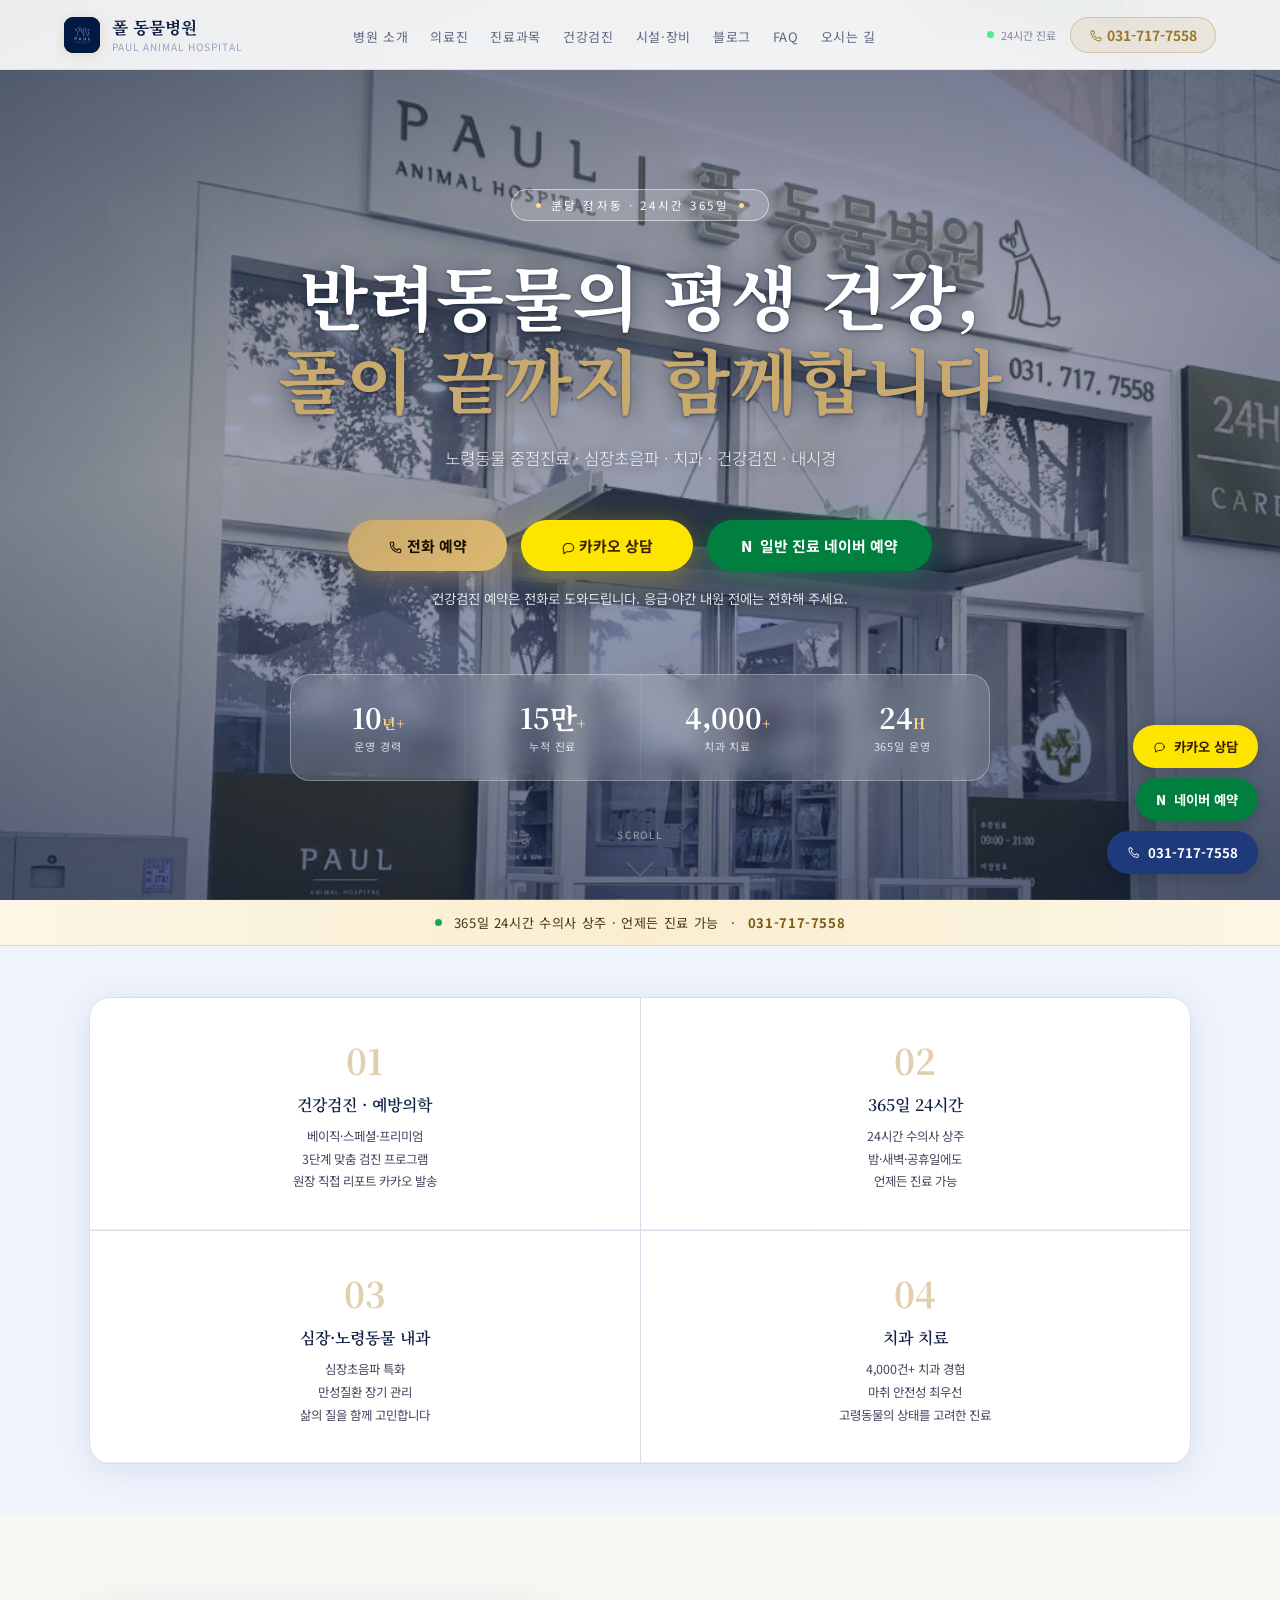
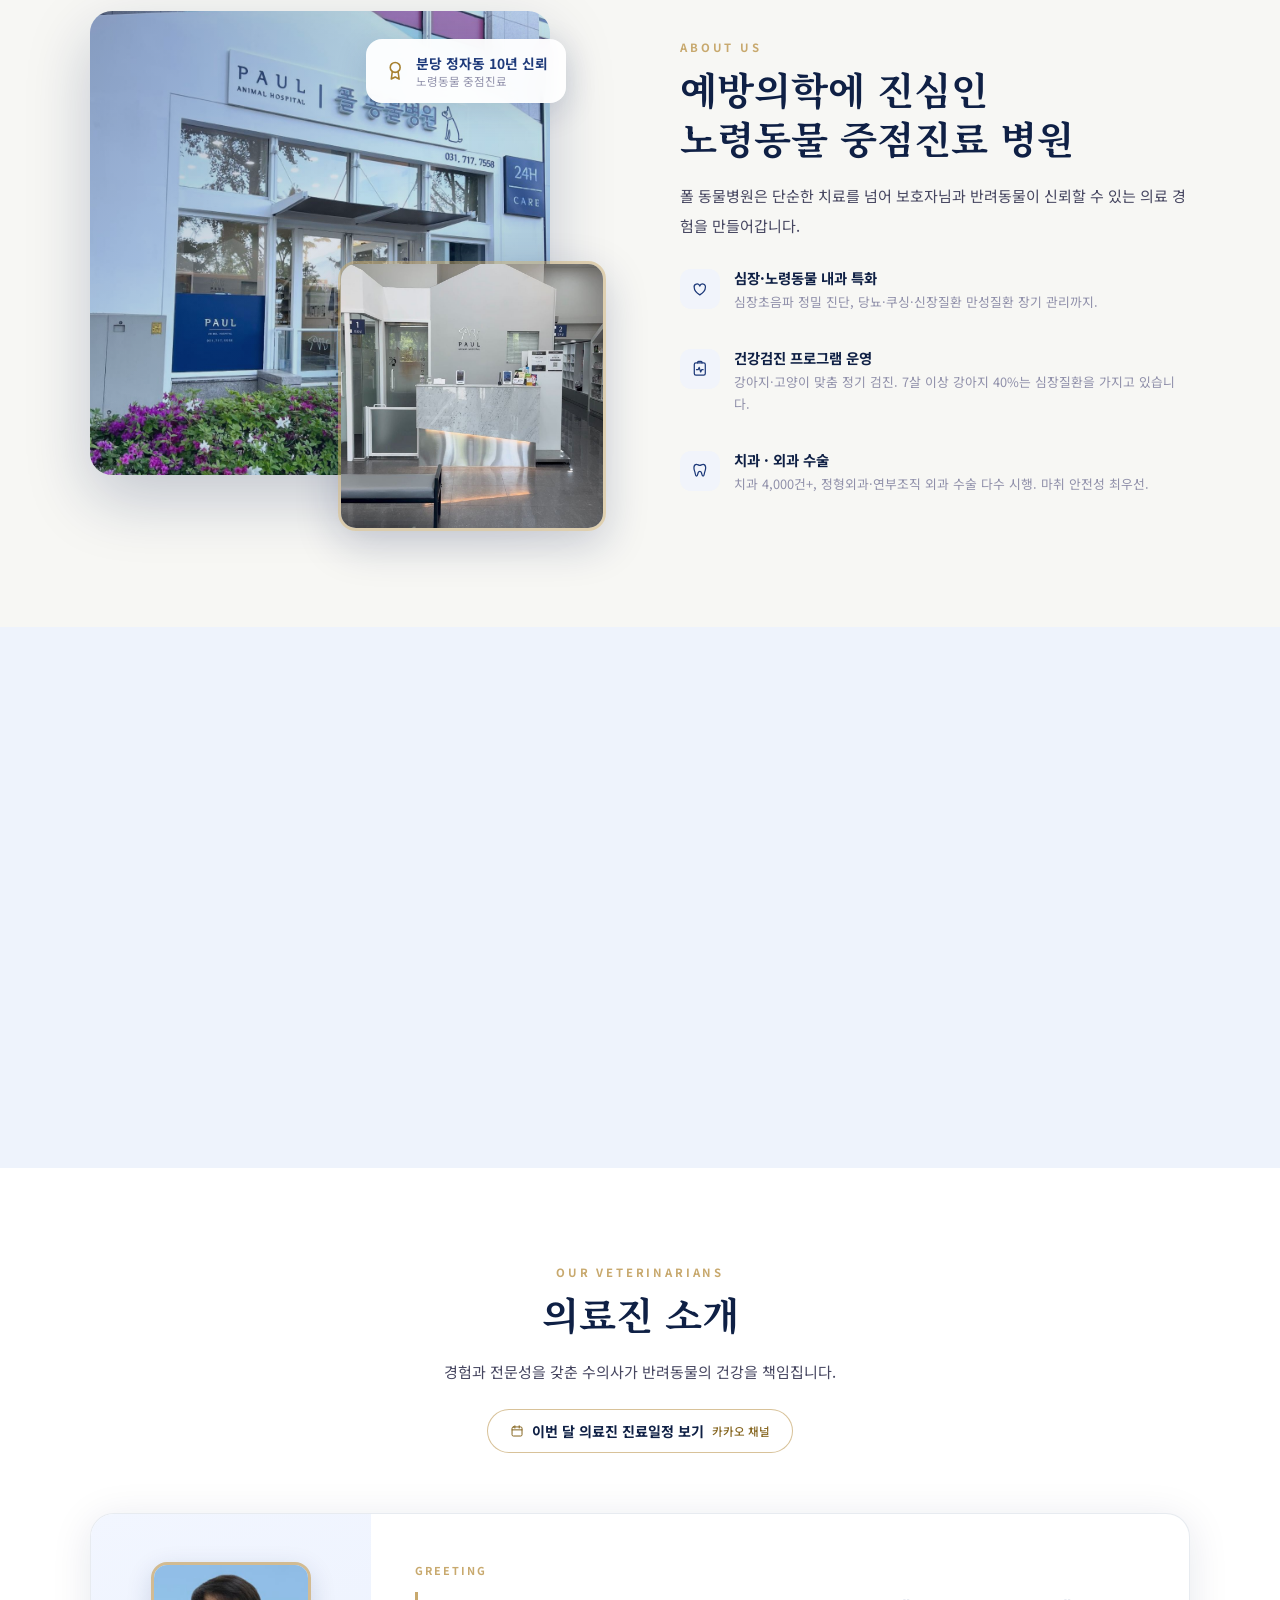
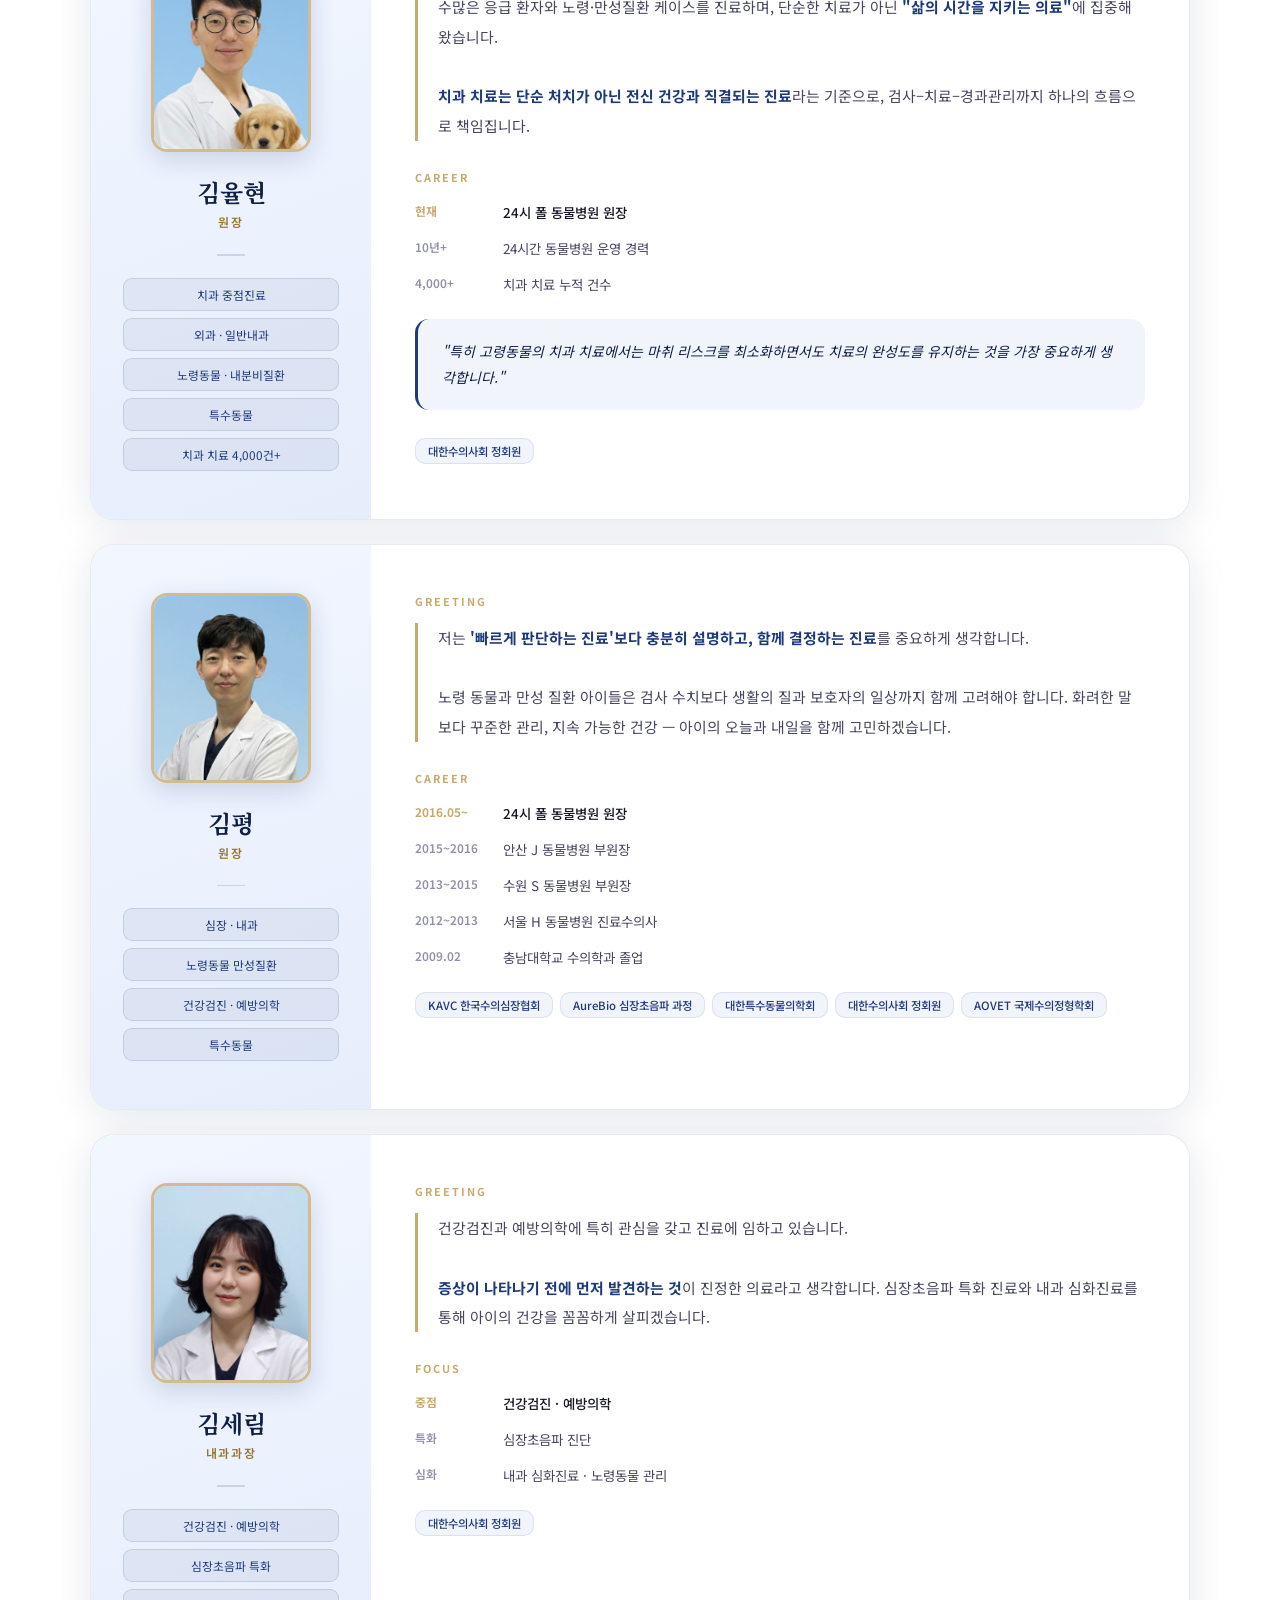
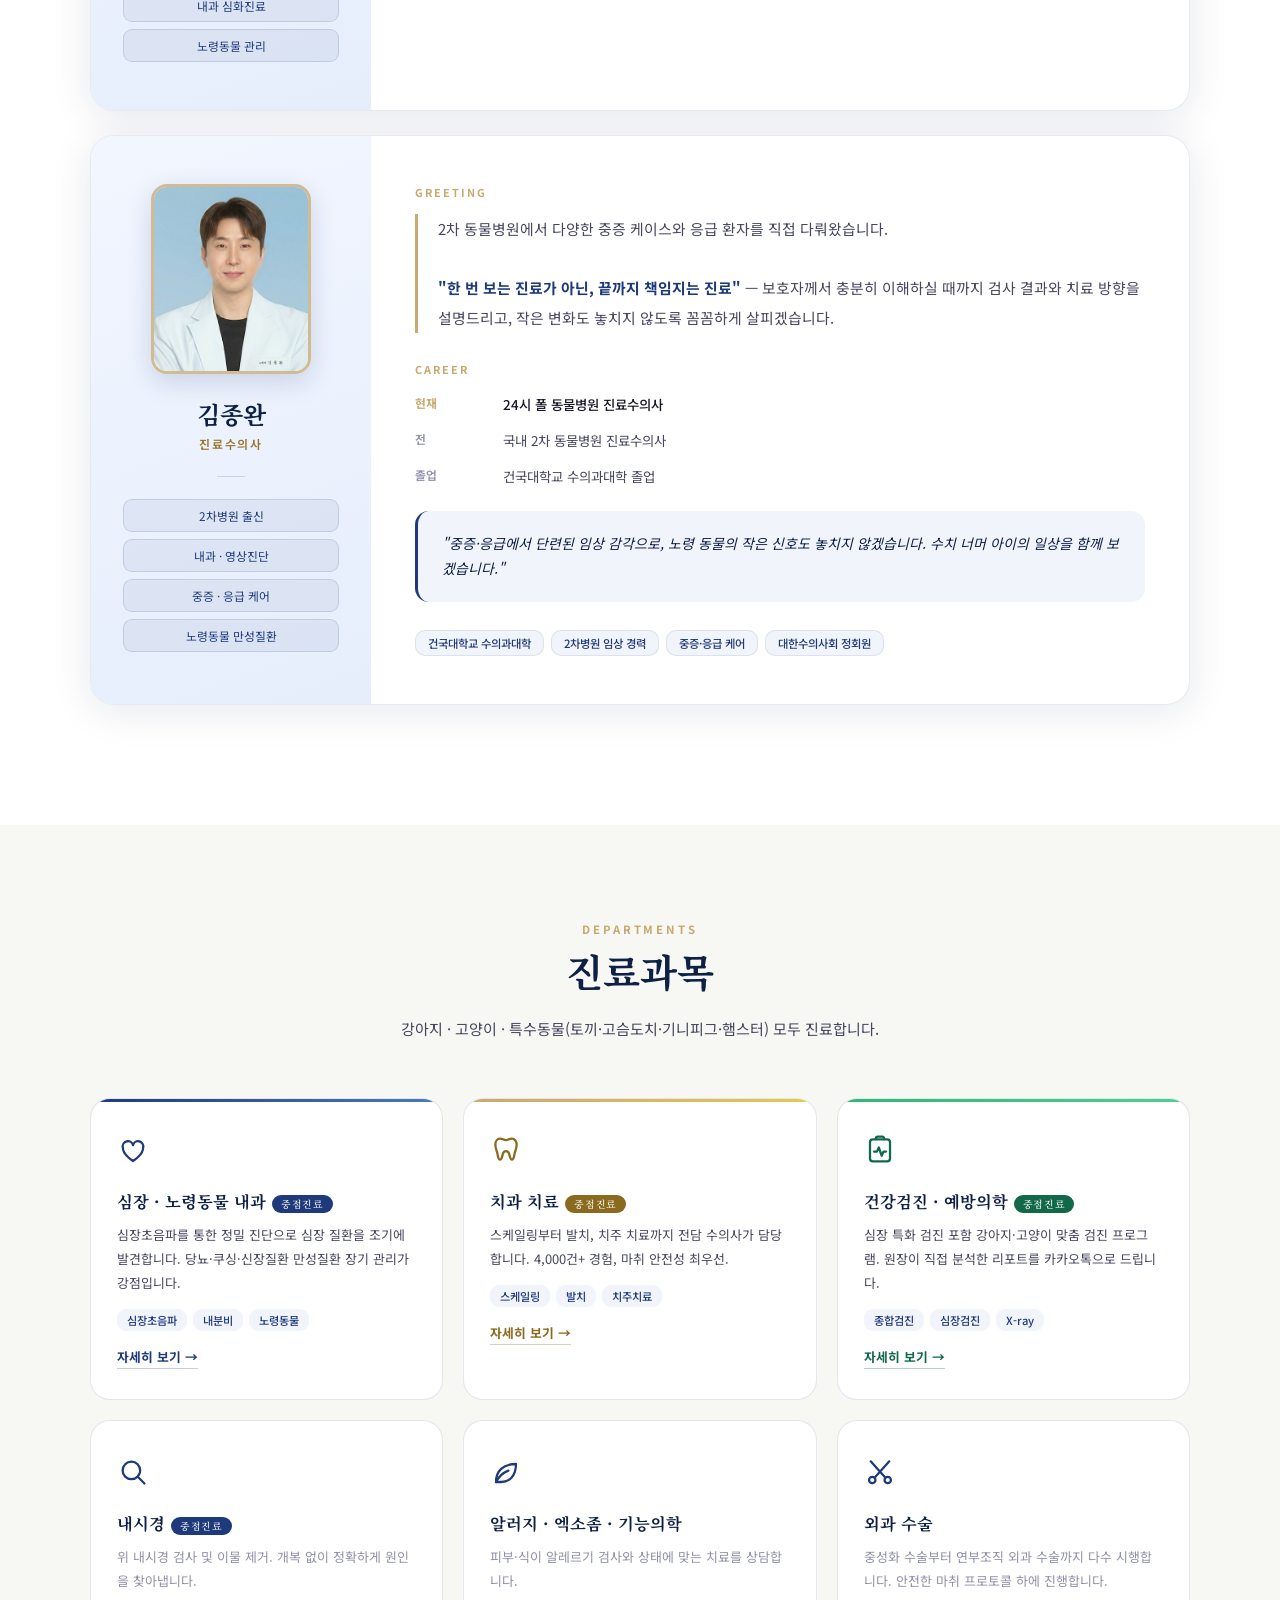
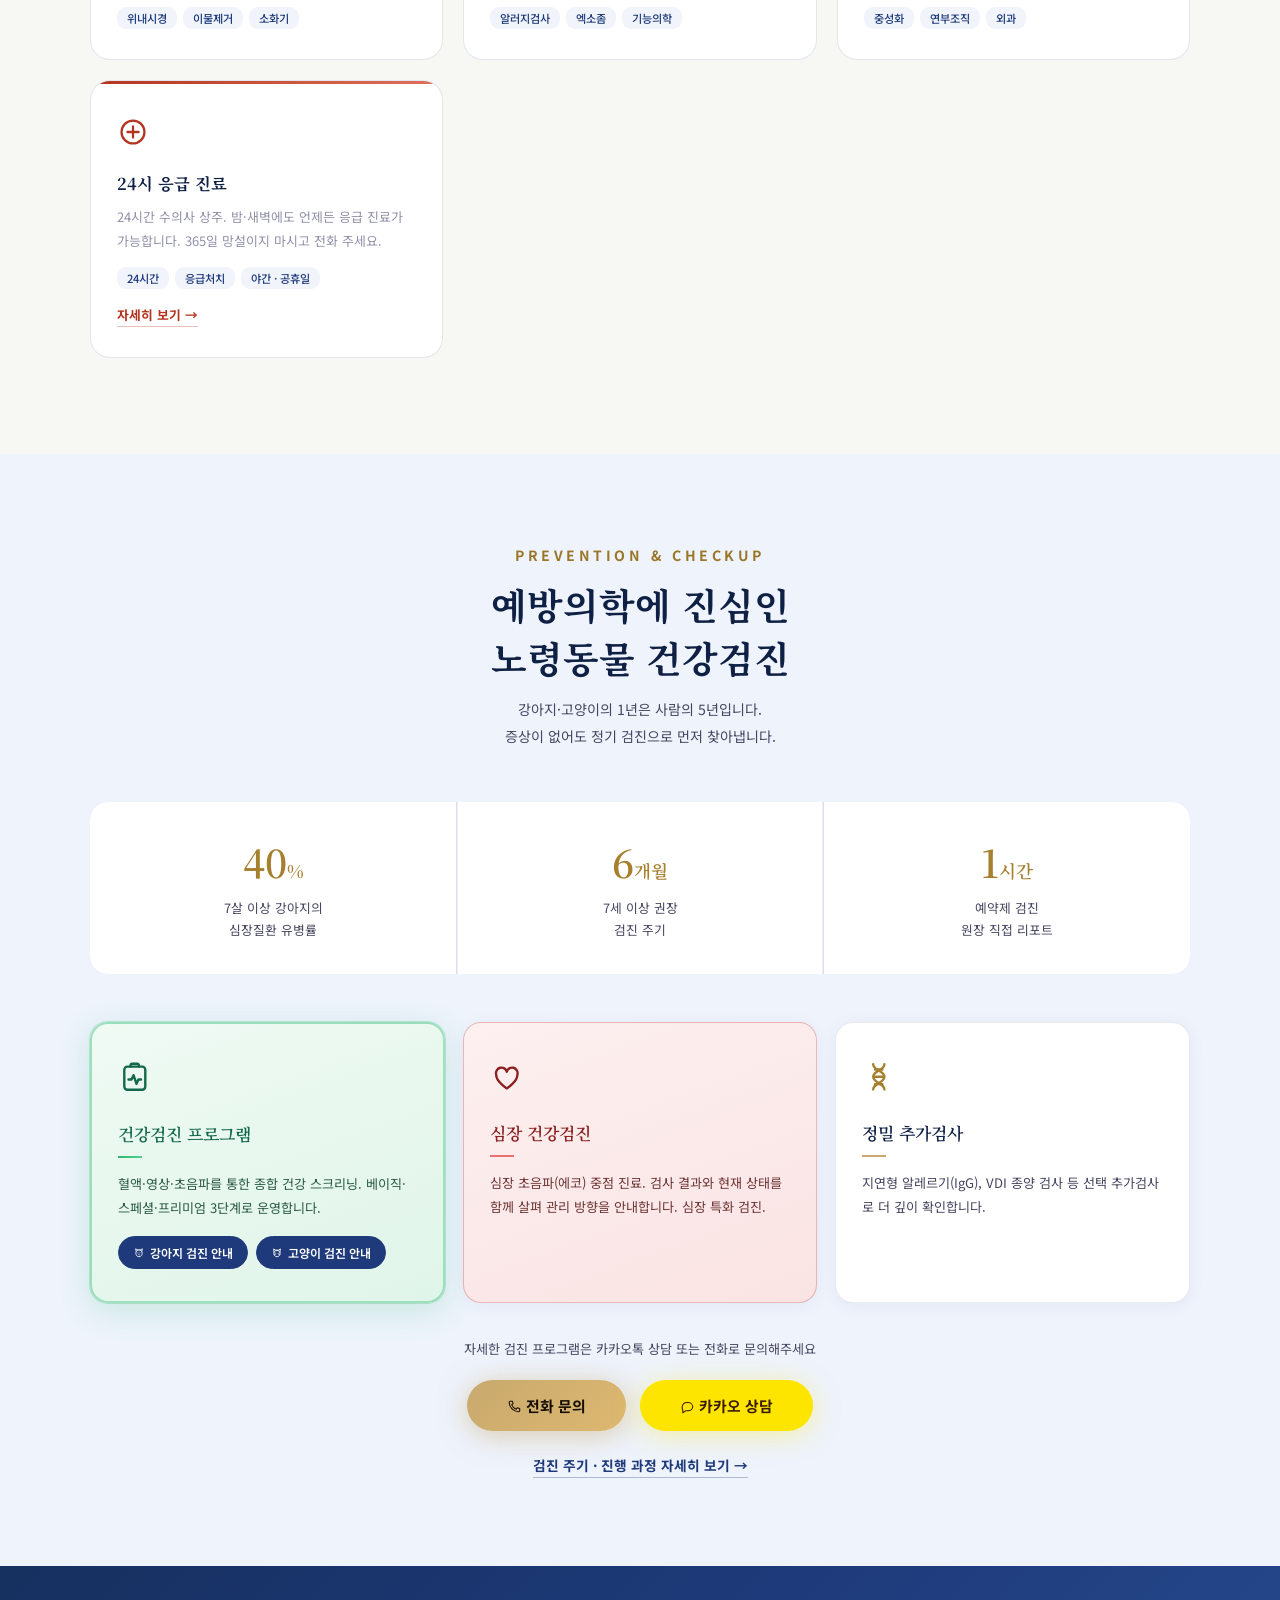
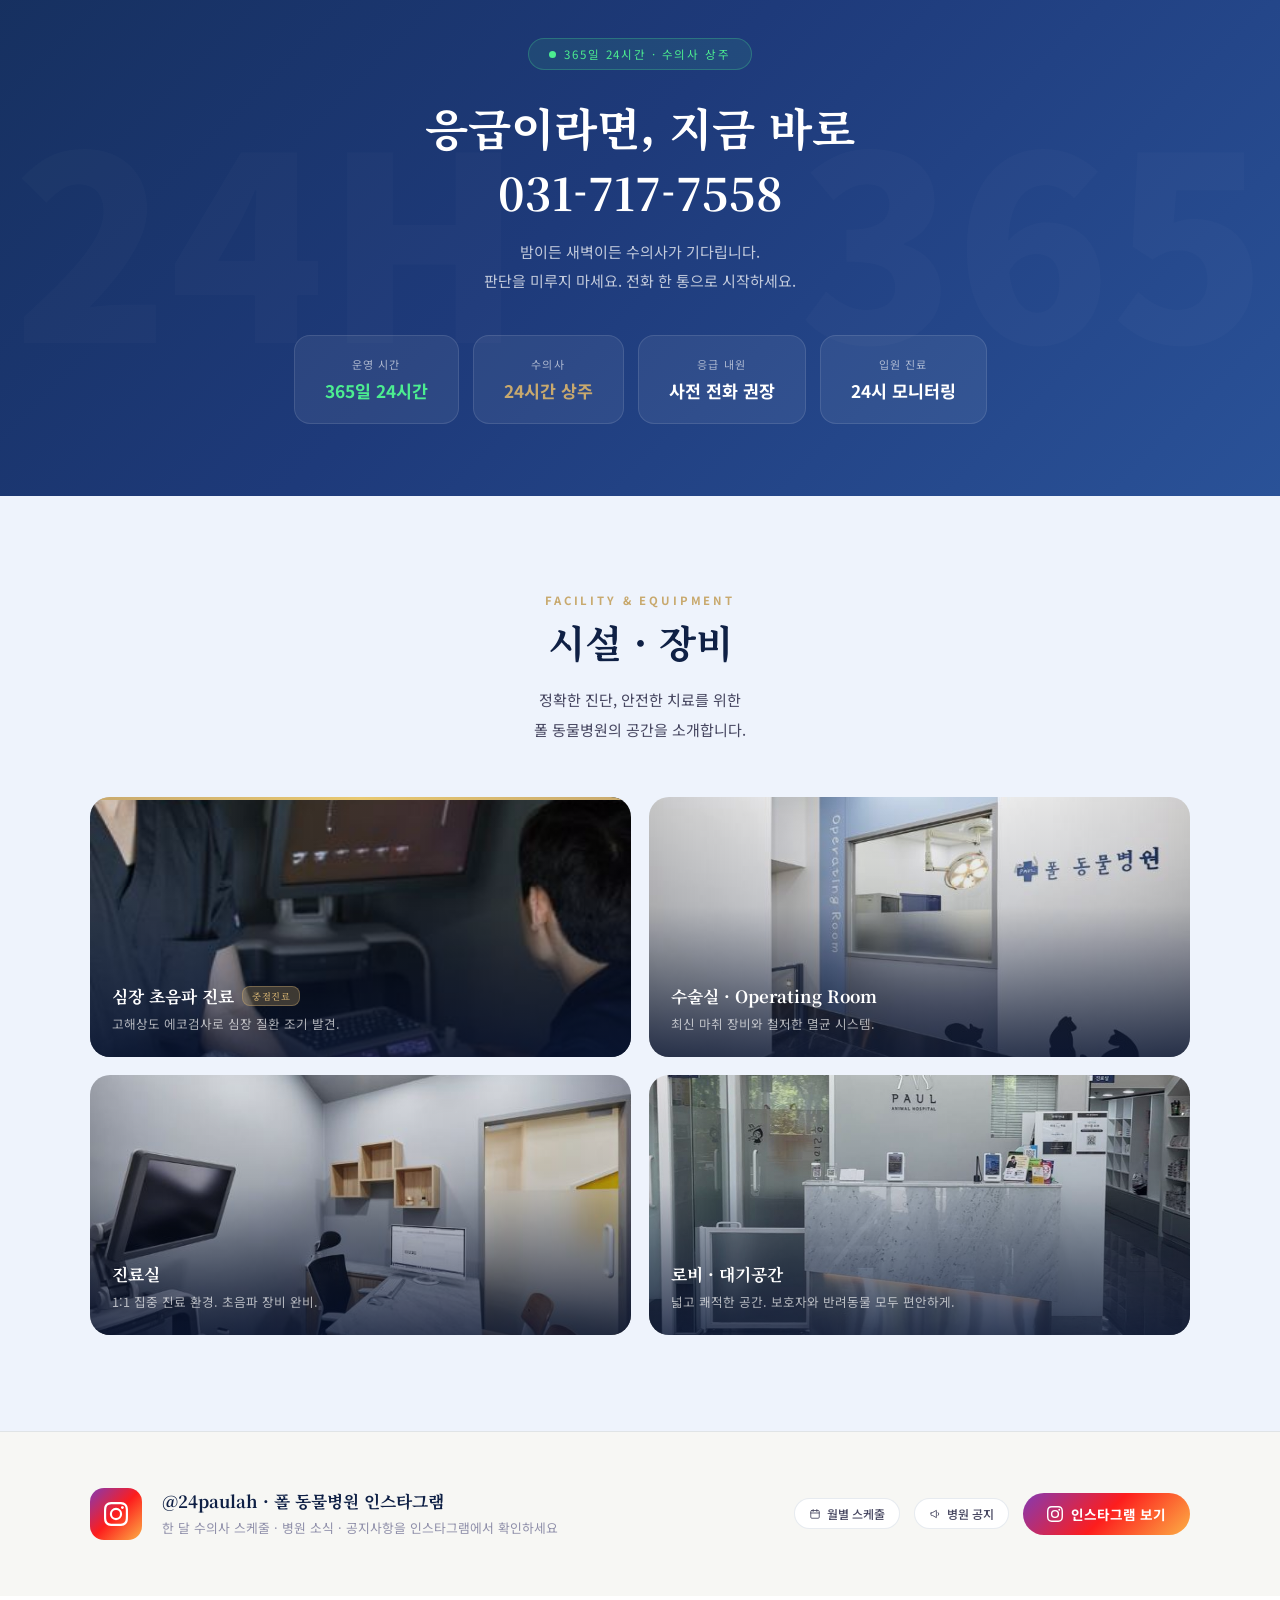
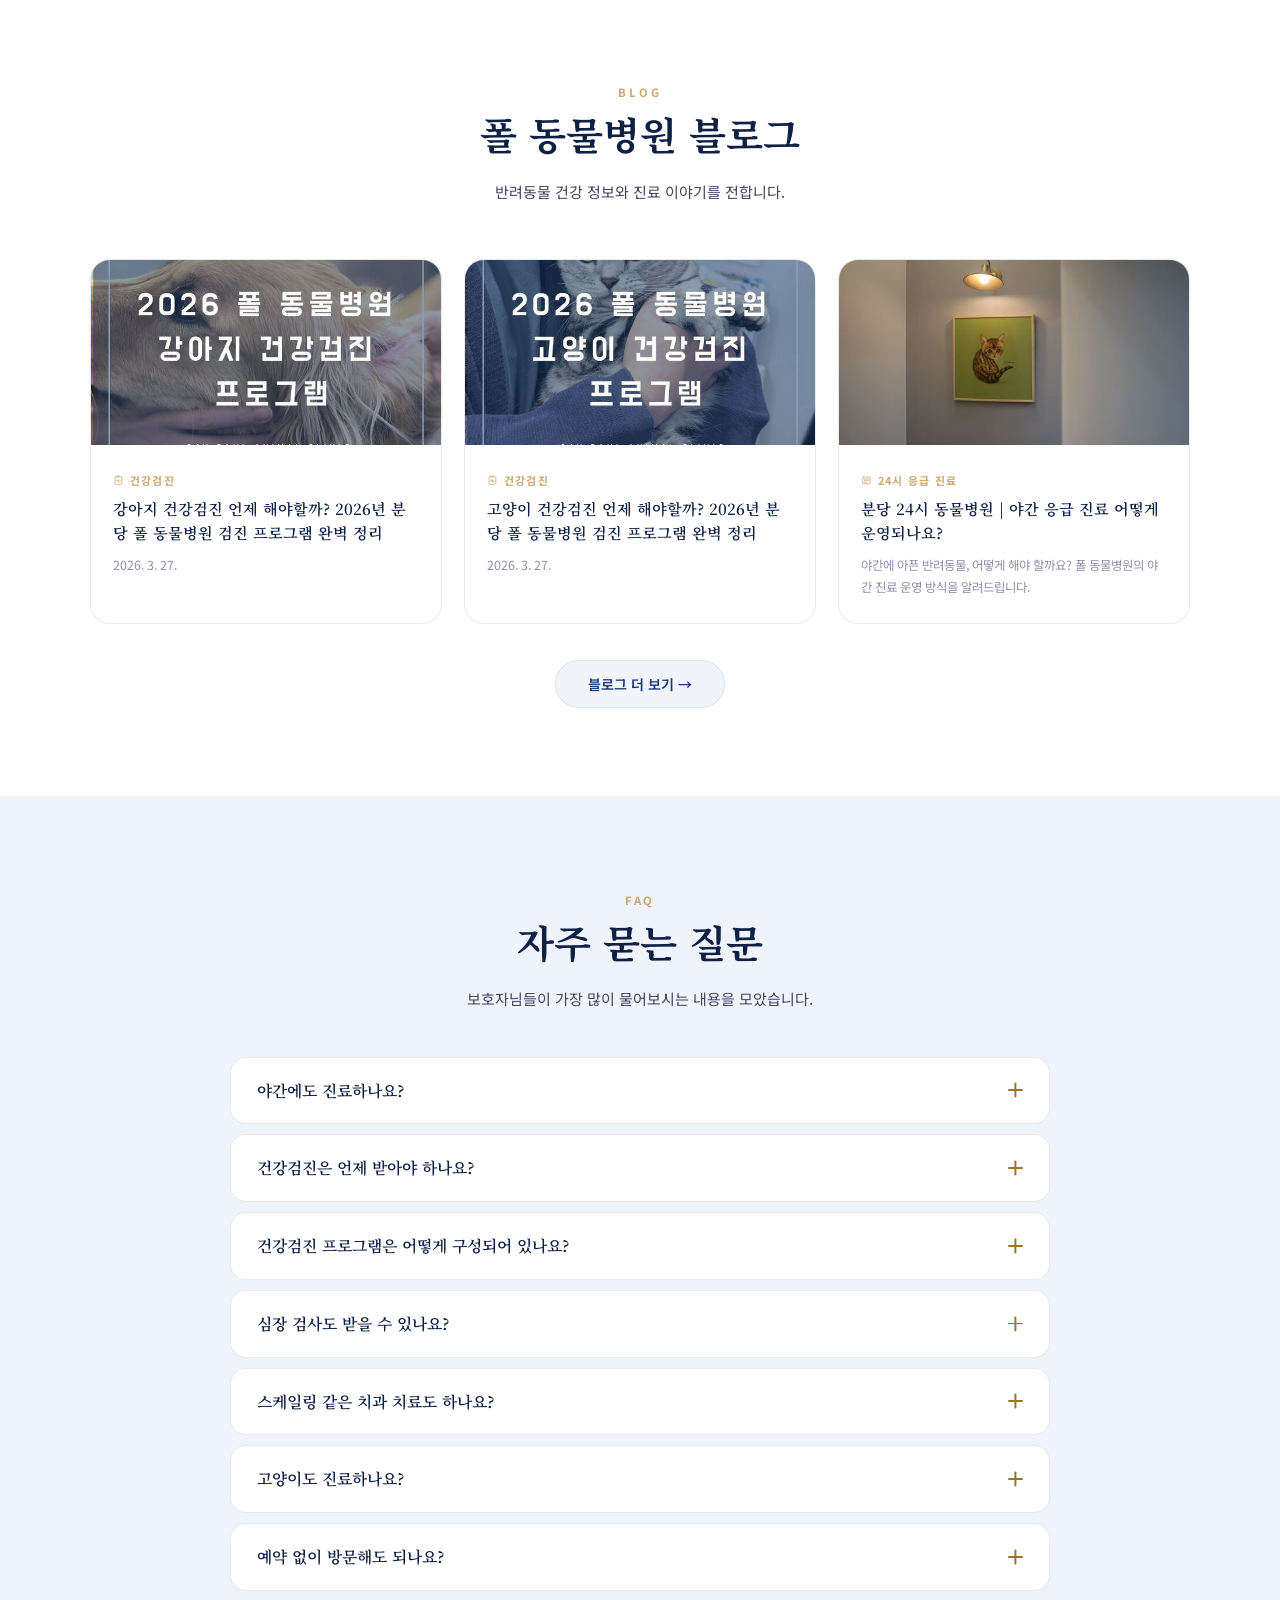
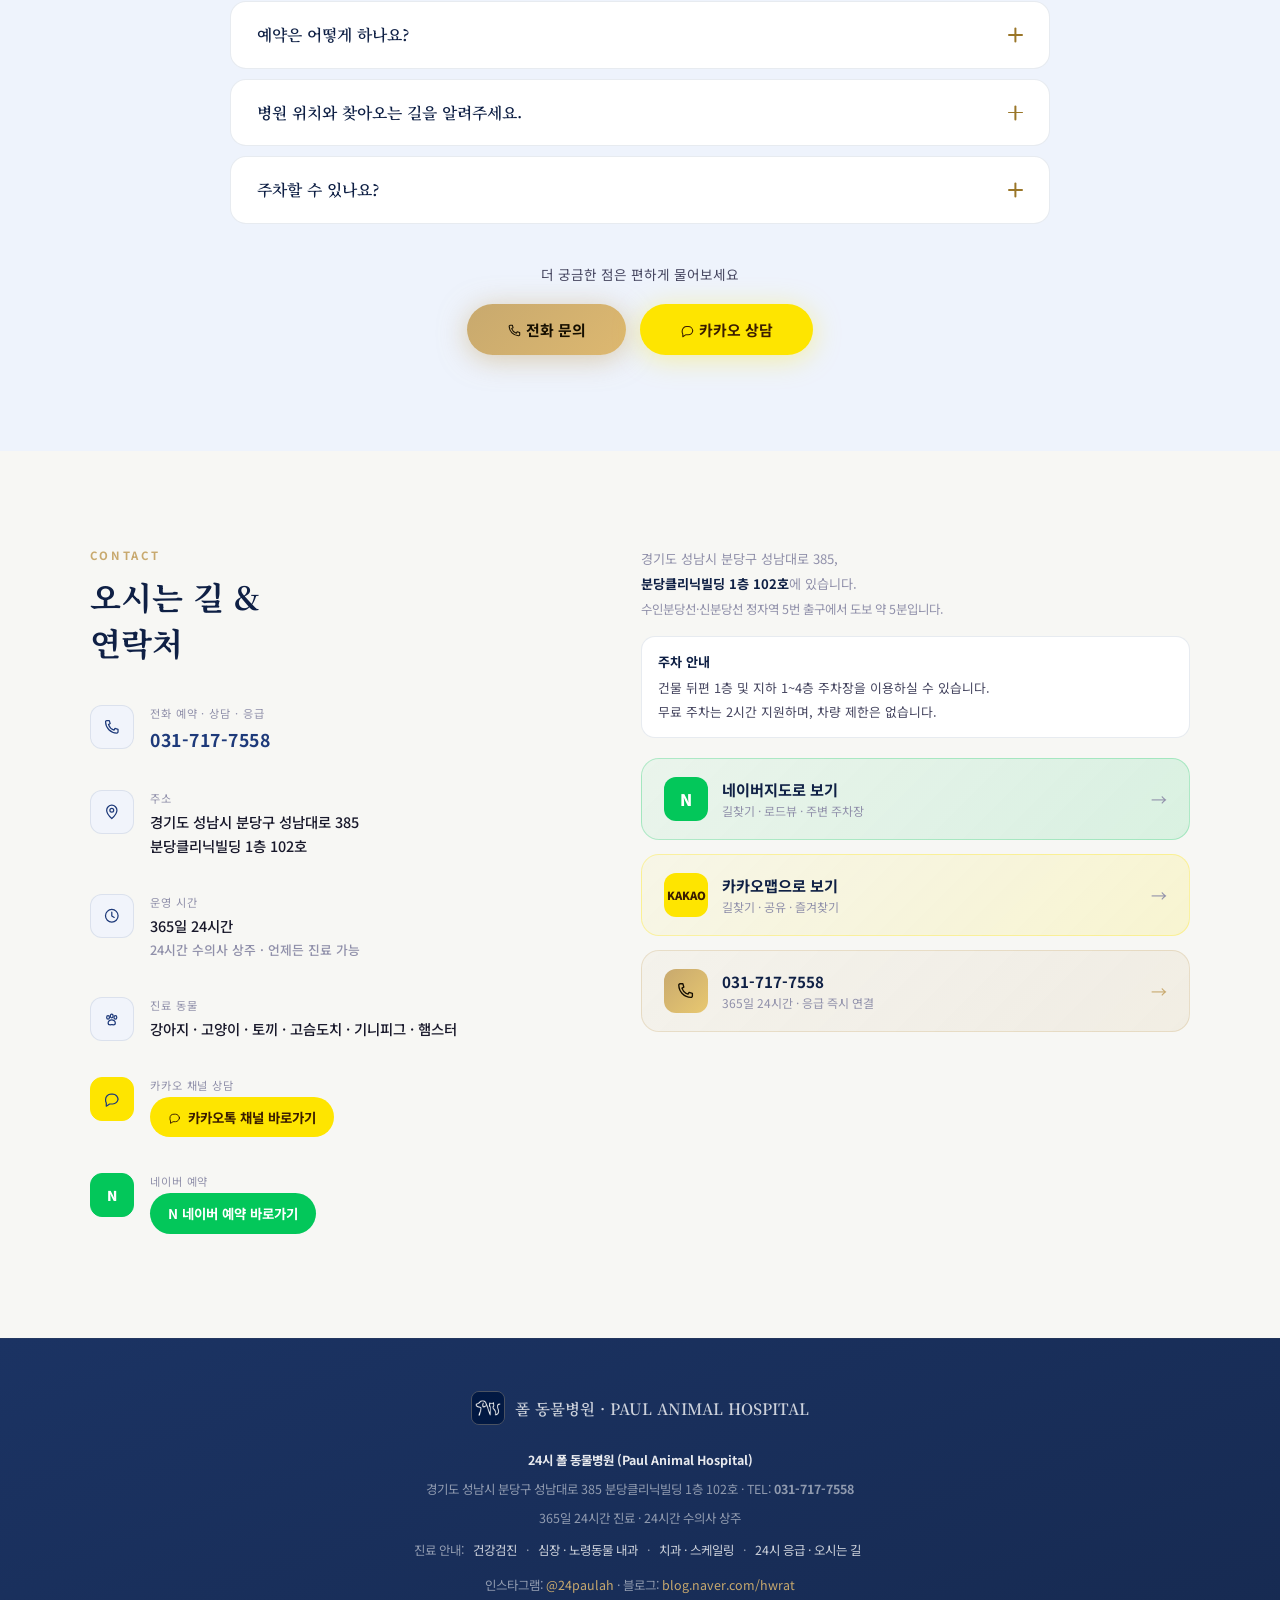
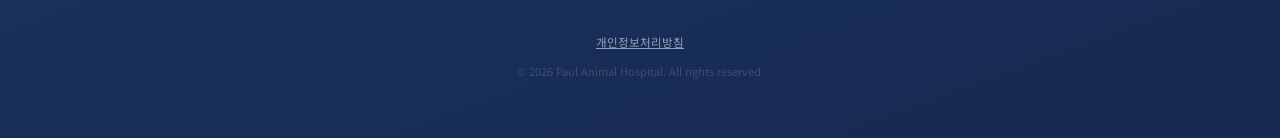
<file: site/index.html>
<!DOCTYPE html>
<html lang="ko"><head>
<meta charset="UTF-8">

<meta name="viewport" content="width=device-width, initial-scale=1.0">
<title>24시 폴 동물병원 | 분당 정자동 건강검진·심장·치과</title>
<meta name="description" content="분당 정자동 365일 24시간 수의사 상주 동물병원. 건강검진·심장초음파·치과 중점 진료. 031-717-7558">
<meta name="keywords" content="분당 동물병원,정자동 동물병원,분당 24시 동물병원,분당 야간 동물병원,성남 24시 동물병원,강아지 건강검진,고양이 건강검진,분당 강아지 심장,분당 강아지 스케일링,노령견 병원,폴 동물병원">
<meta name="author" content="24시 폴 동물병원">
<meta name="robots" content="index, follow, max-image-preview:large">
<link rel="preload" as="image" href="images/hospital-exterior.jpg" fetchpriority="high">
<link rel="canonical" href="https://paulah.co.kr/">
<link rel="alternate" type="application/rss+xml" title="24시 폴 동물병원" href="https://paulah.co.kr/rss.xml">
<link rel="icon" href="favicon.ico?v=2" sizes="any">
<link rel="icon" type="image/png" sizes="32x32" href="favicon-32.png?v=2">
<link rel="icon" type="image/png" sizes="16x16" href="favicon-16.png?v=2">
<link rel="apple-touch-icon" sizes="180x180" href="apple-touch-icon.png?v=2">
<link rel="shortcut icon" href="favicon.ico?v=2">
<meta name="naver-site-verification" content="6442f436681a37ef7fe920069521652b">
<meta name="google-site-verification" content="fb2IMgi83T_PYPyM84LkgRmpzPlgItX_kkPykhau4JI">
<meta property="og:type" content="website">
<meta property="og:site_name" content="24시 폴 동물병원">
<meta property="og:locale" content="ko_KR">
<meta property="og:title" content="24시 폴 동물병원 | 분당 정자동 건강검진·심장·치과">
<meta property="og:description" content="분당 정자동 365일 24시간 수의사 상주 동물병원. 건강검진·심장초음파·치과 중점 진료. 031-717-7558">
<meta property="og:url" content="https://paulah.co.kr/">
<meta property="og:image" content="https://paulah.co.kr/og-image.jpg?v=2">
<meta property="og:image:width" content="1200">
<meta property="og:image:height" content="630">
<meta name="twitter:card" content="summary_large_image">
<meta name="twitter:title" content="24시 폴 동물병원 | 분당 정자동 건강검진·심장·치과">
<meta name="twitter:description" content="분당 정자동 365일 24시간 수의사 상주 동물병원. 건강검진·심장초음파·치과 중점 진료. 031-717-7558">
<meta name="twitter:image" content="https://paulah.co.kr/og-image.jpg?v=2">
<meta name="geo.region" content="KR-41">
<meta name="geo.placename" content="경기도 성남시 분당구 정자동">
<meta name="geo.position" content="37.3705297;127.1076281">
<meta name="ICBM" content="37.3705297, 127.1076281">
<meta name="theme-color" content="#021a43">
<script type="application/ld+json">{"@context": "https://schema.org", "@type": "VeterinaryCare", "@id": "https://paulah.co.kr/#clinic", "name": "24시 폴 동물병원", "alternateName": ["폴 동물병원", "Paul Animal Hospital", "분당 폴 동물병원", "정자동 폴 동물병원"], "url": "https://paulah.co.kr/", "logo": "https://paulah.co.kr/logo-512.png", "image": "https://paulah.co.kr/og-image.jpg?v=2", "telephone": "+82-31-717-7558", "description": "경기도 성남시 분당구 정자동에 위치한 365일 24시간 동물병원. 심장초음파, 노령동물 내과, 치과 치료, 건강검진을 중점 진료합니다.", "address": {"@type": "PostalAddress", "streetAddress": "성남대로 385 분당클리닉빌딩 1층 102호", "addressLocality": "성남시 분당구", "addressRegion": "경기도", "addressCountry": "KR"}, "geo": {"@type": "GeoCoordinates", "latitude": 37.3705297, "longitude": 127.1076281}, "openingHoursSpecification": [{"@type": "OpeningHoursSpecification", "dayOfWeek": ["Monday", "Tuesday", "Wednesday", "Thursday", "Friday", "Saturday", "Sunday"], "opens": "00:00", "closes": "23:59"}], "areaServed": [{"@type": "City", "name": "성남시"}, {"@type": "City", "name": "용인시"}], "medicalSpecialty": ["Cardiovascular", "Endocrine", "Dentistry", "Emergency", "Geriatric"], "availableService": [{"@type": "MedicalProcedure", "name": "강아지·고양이 건강검진", "url": "https://paulah.co.kr/checkup/"}, {"@type": "MedicalProcedure", "name": "심장초음파 검사", "url": "https://paulah.co.kr/heart/"}, {"@type": "MedicalProcedure", "name": "노령동물 내과 진료", "url": "https://paulah.co.kr/heart/"}, {"@type": "MedicalProcedure", "name": "치과 스케일링·발치·치주 치료", "url": "https://paulah.co.kr/dental/"}, {"@type": "MedicalProcedure", "name": "24시간 응급진료", "url": "https://paulah.co.kr/emergency/"}], "sameAs": ["https://blog.naver.com/hwrat", "https://www.instagram.com/24paulah", "https://pf.kakao.com/_xfkxekM"], "hasMap": "https://map.naver.com/v5/search/24%EC%8B%9C%20%ED%8F%B4%20%EB%8F%99%EB%AC%BC%EB%B3%91%EC%9B%90", "amenityFeature": [{"@type": "LocationFeatureSpecification", "name": "주차 (건물 뒤편 1층·지하 1~4층, 2시간 무료, 차량 제한 없음)", "value": true}], "employee": [{"@type": "Person", "name": "김율현", "jobTitle": "원장 · 수의사", "image": "https://paulah.co.kr/images/doctor-kim-yulhyun.jpg", "knowsAbout": ["치과", "외과", "일반내과", "노령동물", "특수동물"]}, {"@type": "Person", "name": "김평", "jobTitle": "원장 · 수의사", "image": "https://paulah.co.kr/images/doctor-kim-pyeong.jpg", "knowsAbout": ["심장", "내과", "노령동물 만성질환", "건강검진"], "memberOf": [{"@type": "Organization", "name": "KAVC 한국수의심장협회"}]}, {"@type": "Person", "name": "김세림", "jobTitle": "내과과장 · 수의사", "image": "https://paulah.co.kr/images/doctor-kim-serim.jpg", "knowsAbout": ["건강검진", "예방의학", "심장초음파", "내과"]}, {"@type": "Person", "name": "김종완", "jobTitle": "진료수의사", "image": "https://paulah.co.kr/images/doctor-kim-jongwan.jpg", "knowsAbout": ["내과", "영상진단", "중증·응급"], "alumniOf": {"@type": "CollegeOrUniversity", "name": "건국대학교 수의과대학"}}]}</script>
<script type="application/ld+json">{"@context": "https://schema.org", "@type": "FAQPage", "mainEntity": [{"@type": "Question", "name": "야간에도 진료하나요?", "acceptedAnswer": {"@type": "Answer", "text": "네. 365일 24시간 수의사가 상주해 밤과 새벽에도 언제든 진료합니다. 내원 전 전화주시면 빠르게 안내드리겠습니다."}}, {"@type": "Question", "name": "건강검진은 언제 받아야 하나요?", "acceptedAnswer": {"@type": "Answer", "text": "1~6세는 연 1회, 7세 이상 노령기에는 연 1~2회를 권합니다. 10세 이상은 6개월 간격을 권합니다. 소형견은 7세, 대형견은 5~6세부터 노령기로 봅니다."}}, {"@type": "Question", "name": "건강검진 프로그램은 어떻게 구성되어 있나요?", "acceptedAnswer": {"@type": "Answer", "text": "베이직·스페셜·프리미엄 3단계로 운영합니다. 혈액·영상·초음파 검사를 조합하며 1시간 예약제로 진행하고, 원장이 직접 분석한 리포트를 카카오톡으로 보내드립니다."}}, {"@type": "Question", "name": "심장 검사도 받을 수 있나요?", "acceptedAnswer": {"@type": "Answer", "text": "네. 심장초음파(에코)로 정밀 진단합니다. 노령 소형견의 심장판막 질환이나 고양이 심근병증은 초기 증상이 거의 없어, 증상이 없을 때 미리 확인해 두는 것이 중요합니다."}}, {"@type": "Question", "name": "스케일링 같은 치과 치료도 하나요?", "acceptedAnswer": {"@type": "Answer", "text": "네. 스케일링·발치·치주 치료를 하며 누적 4,000건 이상의 치과 치료를 해왔습니다. 마취 안전성을 가장 우선합니다."}}, {"@type": "Question", "name": "고양이도 진료하나요?", "acceptedAnswer": {"@type": "Answer", "text": "네. 강아지와 고양이를 함께 진료하며, 토끼·고슴도치·기니피그·햄스터 같은 특수동물도 진료합니다. 고양이 대기 공간도 따로 있습니다."}}, {"@type": "Question", "name": "예약 없이 방문해도 되나요?", "acceptedAnswer": {"@type": "Answer", "text": "가능합니다. 다만 예약 환자를 우선 진료하므로 대기 시간이 길어질 수 있습니다. 응급 상황은 예약 없이 바로 오셔도 됩니다."}}, {"@type": "Question", "name": "예약은 어떻게 하나요?", "acceptedAnswer": {"@type": "Answer", "text": "일반 진료는 전화(031-717-7558), 카카오톡 채널, 네이버 예약으로 하실 수 있습니다. 건강검진 예약은 전화로 도와드립니다."}}, {"@type": "Question", "name": "병원 위치와 찾아오는 길을 알려주세요.", "acceptedAnswer": {"@type": "Answer", "text": "경기도 성남시 분당구 성남대로 385, 분당클리닉빌딩 1층 102호에 있습니다. 수인분당선·신분당선 정자역 5번 출구에서 도보 약 5분입니다."}}, {"@type": "Question", "name": "주차할 수 있나요?", "acceptedAnswer": {"@type": "Answer", "text": "네. 건물 뒤편 1층 및 지하 1~4층 주차장을 이용하실 수 있습니다. 무료 주차는 2시간 지원하며, 차량 제한은 없습니다."}}]}</script>
<script type="application/ld+json">{"@context": "https://schema.org", "@type": "WebSite", "@id": "https://paulah.co.kr/#website", "url": "https://paulah.co.kr/", "name": "24시 폴 동물병원", "inLanguage": "ko-KR", "publisher": {"@id": "https://paulah.co.kr/#clinic"}}</script>
<link href="https://fonts.googleapis.com/css2?family=Noto+Sans+KR:wght@300;400;500;700;900&family=Noto+Serif+KR:wght@400;600;700&display=swap" rel="stylesheet">
<style>

:root {
  --navy:#1e3a7a; --navy-dark:#0f2045; --navy-mid:#162d65; --navy-light:#2a5298;
  --cream:#f7f6f3; --white:#fff; --gold:#c8a96e; --gold-l:#dfc08a;
  --td:#18182a; --tm:#464660; --tl:#9090aa; --card:#f1f4fb; --bdr:rgba(26,58,107,0.1);
}
*{margin:0;padding:0;box-sizing:border-box;} html{scroll-behavior:smooth;}
body{font-family:"Noto Sans KR",sans-serif;background:var(--cream);color:var(--td);overflow-x:hidden;}

/* ── NAV ── */
nav{position:fixed;top:0;left:0;right:0;z-index:300;display:flex;align-items:center;justify-content:space-between;padding:0 5%;height:70px;background:rgba(10,28,62,0.97);backdrop-filter:blur(18px);border-bottom:1px solid rgba(255,255,255,0.06);transition:box-shadow 0.3s;}
.nl{display:flex;align-items:center;gap:12px;text-decoration:none;}
.nlm{width:36px;height:36px;border-radius:9px;background:linear-gradient(135deg,var(--gold),var(--gold-l));display:flex;align-items:center;justify-content:center;font-size:1.1rem;box-shadow:0 2px 12px rgba(200,169,110,0.4);}
.nn{font-family:"Noto Serif KR",serif;font-size:1.05rem;font-weight:700;color:#fff;}
.ne{font-size:0.63rem;color:rgba(255,255,255,0.35);letter-spacing:0.1em;}
.nls{display:flex;gap:28px;list-style:none;}
.nls a{color:rgba(255,255,255,0.65);text-decoration:none;font-size:0.81rem;letter-spacing:0.05em;transition:color 0.2s;position:relative;padding-bottom:3px;}
.nls a::after{content:"";position:absolute;bottom:0;left:0;width:0;height:1.5px;background:var(--gold);transition:width 0.25s;}
.nls a:hover{color:#fff;} .nls a:hover::after{width:100%;}
.nr{display:flex;align-items:center;gap:14px;}
.lp{display:flex;align-items:center;gap:7px;font-size:0.69rem;color:rgba(255,255,255,0.45);}
.ld{width:7px;height:7px;border-radius:50%;background:#4ced90;animation:pulse 1.8s infinite;}
.nt{color:var(--gold);font-size:0.87rem;font-weight:700;text-decoration:none;background:rgba(200,169,110,0.12);border:1px solid rgba(200,169,110,0.28);padding:7px 18px;border-radius:24px;transition:background 0.2s;}
.nt:hover{background:rgba(200,169,110,0.24);}

/* ── HERO ── */
.hero{min-height:100vh;position:relative;overflow:hidden;display:flex;align-items:center;justify-content:center;padding-top:70px;}
.hbg{position:absolute;inset:0;background-size:cover;background-position:center 25%;filter:brightness(0.42) saturate(0.35) sepia(0.28) hue-rotate(192deg);transform:scale(1.06);transition:transform 10s ease;}
.hbg.z{transform:scale(1);}
.hov{position:absolute;inset:0;background:linear-gradient(170deg,rgba(9,20,52,0.82) 0%,rgba(14,30,68,0.65) 45%,rgba(18,38,90,0.86) 100%);}
.hgr{position:absolute;inset:0;opacity:0.05;background-image:url("data:image/svg+xml,%3Csvg xmlns='http://www.w3.org/2000/svg' width='300' height='300'%3E%3Cfilter id='g'%3E%3CfeTurbulence type='fractalNoise' baseFrequency='0.75' numOctaves='4' stitchTiles='stitch'/%3E%3C/filter%3E%3Crect width='300' height='300' filter='url(%23g)'/%3E%3C/svg%3E");}
.hvi{position:absolute;inset:0;background:radial-gradient(ellipse at center,transparent 40%,rgba(5,15,40,0.55) 100%);}
.hline{position:absolute;bottom:0;left:0;right:0;height:1px;background:linear-gradient(90deg,transparent,rgba(200,169,110,0.4),transparent);}
.hi{position:relative;z-index:2;text-align:center;padding:0 20px;max-width:840px;}
.hbadge{display:inline-flex;align-items:center;gap:10px;background:rgba(200,169,110,0.12);border:1px solid rgba(200,169,110,0.36);color:var(--gold);padding:7px 24px;border-radius:24px;font-size:0.72rem;letter-spacing:0.22em;margin-bottom:32px;animation:fadeUp 1s 0.1s ease both;}
.hbd{width:5px;height:5px;border-radius:50%;background:var(--gold);}
.ht{font-family:"Noto Serif KR",serif;font-size:clamp(2.3rem,6.5vw,4.4rem);color:#fff;font-weight:700;line-height:1.18;margin-bottom:22px;text-shadow:0 3px 40px rgba(0,0,0,0.5);animation:fadeUp 1s 0.2s ease both;}
.ht .g{color:var(--gold);}
.hsb{color:rgba(255,255,255,0.6);font-size:clamp(0.9rem,2vw,1.05rem);font-weight:300;line-height:2.1;margin-bottom:44px;animation:fadeUp 1s 0.3s ease both;}
.hcta{display:flex;gap:14px;justify-content:center;flex-wrap:wrap;animation:fadeUp 1s 0.4s ease both;}
.bpg{background:linear-gradient(135deg,var(--gold),#ddb870);color:#160f00;padding:15px 40px;border-radius:32px;font-size:0.93rem;font-weight:700;text-decoration:none;box-shadow:0 4px 28px rgba(200,169,110,0.55);transition:transform 0.22s,box-shadow 0.22s;}
.bpg:hover{transform:translateY(-3px);box-shadow:0 10px 38px rgba(200,169,110,0.65);}
.bgh{background:rgba(255,255,255,0.07);color:#fff;padding:15px 40px;border-radius:32px;font-size:0.93rem;font-weight:500;text-decoration:none;border:1.5px solid rgba(255,255,255,0.25);transition:all 0.22s;backdrop-filter:blur(8px);}
.bgh:hover{background:rgba(255,255,255,0.15);border-color:rgba(255,255,255,0.5);}
.hst{display:flex;justify-content:center;margin-top:64px;background:rgba(255,255,255,0.055);border:1px solid rgba(255,255,255,0.1);border-radius:20px;overflow:hidden;max-width:700px;margin-left:auto;margin-right:auto;backdrop-filter:blur(10px);animation:fadeUp 1s 0.5s ease both;}
.hss{flex:1;padding:26px 16px;text-align:center;border-right:1px solid rgba(255,255,255,0.08);}
.hss:last-child{border-right:none;}
.hsn{font-family:"Noto Serif KR",serif;font-size:1.75rem;color:#fff;font-weight:700;}
.hsn em{color:var(--gold);font-style:normal;font-size:0.88rem;}
.hsl{font-size:0.69rem;color:rgba(255,255,255,0.4);margin-top:5px;letter-spacing:0.08em;}
.shi{position:absolute;bottom:28px;left:50%;transform:translateX(-50%);display:flex;flex-direction:column;align-items:center;gap:10px;color:rgba(255,255,255,0.25);font-size:0.63rem;letter-spacing:0.18em;z-index:2;animation:scrollB 2.2s infinite;}
.sa{width:20px;height:20px;border-right:1.5px solid rgba(255,255,255,0.2);border-bottom:1.5px solid rgba(255,255,255,0.2);transform:rotate(45deg);}

/* ── NOTICE ── */
.notice{background:var(--navy-mid);color:rgba(255,255,255,0.82);display:flex;align-items:center;justify-content:center;gap:12px;padding:13px 20px;font-size:0.82rem;letter-spacing:0.05em;border-bottom:1px solid rgba(255,255,255,0.05);}

/* ── PHILOSOPHY ── */
.philo{background:var(--navy-dark);padding:52px 5%;}
.pg{
  max-width:1100px;margin:0 auto;
  display:grid;grid-template-columns:repeat(3,1fr);
  gap:1px;
  background:linear-gradient(135deg,rgba(200,169,110,0.15),rgba(255,255,255,0.05),rgba(200,169,110,0.1));
  border-radius:20px;overflow:hidden;
  box-shadow:0 4px 40px rgba(0,0,0,0.3), 0 0 0 1px rgba(200,169,110,0.1);
}
.pi{
  background:linear-gradient(145deg,rgba(8,18,52,0.98) 0%,rgba(14,30,72,0.97) 40%,rgba(20,42,95,0.96) 100%);
  padding:36px 30px;text-align:center;transition:background 0.4s,box-shadow 0.4s;
  border-bottom:1px solid rgba(255,255,255,0.04);
  position:relative;
}
.pi:hover{
  background:linear-gradient(145deg,rgba(16,36,90,0.98) 0%,rgba(26,58,122,0.95) 50%,rgba(35,70,140,0.93) 100%);
  box-shadow:inset 0 0 40px rgba(200,169,110,0.06);
}
.pin{font-family:"Noto Serif KR",serif;font-size:2.2rem;color:rgba(200,169,110,0.16);font-weight:700;margin-bottom:8px;}
.pit{font-family:"Noto Serif KR",serif;font-size:1rem;color:#fff;font-weight:600;margin-bottom:9px;}
.pid{font-size:0.78rem;color:rgba(255,255,255,0.42);line-height:1.82;}

/* ── COMMONS ── */
.ey{font-size:0.71rem;letter-spacing:0.25em;color:var(--gold);font-weight:700;text-transform:uppercase;margin-bottom:10px;}
.sh2{font-family:"Noto Serif KR",serif;font-size:clamp(1.65rem,3vw,2.45rem);color:var(--navy-dark);font-weight:700;line-height:1.27;margin-bottom:18px;}
.sl{color:var(--tm);font-size:0.94rem;line-height:2;}

/* ── ABOUT ── */
.about-s{padding:96px 5%;background:var(--cream);}
.about-in{max-width:1100px;margin:0 auto;display:grid;grid-template-columns:1fr 1fr;gap:68px;align-items:center;}
.about-vis{position:relative;height:520px;}
.apm{position:absolute;top:0;left:0;right:56px;bottom:56px;border-radius:22px;overflow:hidden;box-shadow:0 24px 64px rgba(14,30,80,0.22);}
.apm img{width:100%;height:100%;object-fit:cover;transition:transform 0.55s ease;}
.apm:hover img{transform:scale(1.04);}
.apm::after{content:"";position:absolute;inset:0;background:linear-gradient(135deg,rgba(14,30,80,0.32) 0%,rgba(26,58,107,0.15) 50%,rgba(14,30,80,0.28) 100%);pointer-events:none;transition:opacity 0.55s;}
.apm:hover::after{opacity:0;}
.aps{position:absolute;bottom:0;right:0;width:52%;height:52%;border-radius:18px;overflow:hidden;border:3px solid rgba(200,169,110,0.5);box-shadow:0 14px 44px rgba(14,30,80,0.2);z-index:2;}
.aps img{width:100%;height:100%;object-fit:cover;transition:transform 0.5s;}
.aps:hover img{transform:scale(1.05);}
.apb{position:absolute;top:28px;right:40px;background:rgba(255,255,255,0.95);border-radius:16px;padding:14px 18px;box-shadow:0 8px 32px rgba(14,30,80,0.16);display:flex;align-items:center;gap:10px;z-index:3;backdrop-filter:blur(8px);}
.apbi{font-size:1.4rem;}
.apbt p:first-child{font-weight:700;color:var(--navy);font-size:0.86rem;}
.apbt p:last-child{font-size:0.72rem;color:var(--tl);}
.about-txt{padding-left:6px;}
.vi{display:flex;gap:14px;align-items:flex-start;margin-top:18px;}
.vic{width:40px;height:40px;background:var(--card);border-radius:11px;display:flex;align-items:center;justify-content:center;font-size:1.1rem;flex-shrink:0;margin-top:2px;}
.vit{font-size:0.9rem;color:var(--navy-dark);font-weight:700;margin-bottom:3px;}
.vid{font-size:0.8rem;color:var(--tl);line-height:1.72;}

/* ── NUMBERS ── */
.num-s{background:linear-gradient(145deg,var(--navy-dark) 0%,#1a3a6b 100%);padding:88px 5%;}
.num-in{max-width:1100px;margin:0 auto;}
.num-hd{text-align:center;margin-bottom:52px;}
.num-hd .ey{color:rgba(200,169,110,0.75);}
.num-hd h2{font-family:"Noto Serif KR",serif;font-size:clamp(1.6rem,3vw,2.3rem);color:#fff;font-weight:700;margin-bottom:8px;}
.num-hd p{color:rgba(255,255,255,0.42);font-size:0.85rem;}
.ngrid{display:grid;grid-template-columns:repeat(4,1fr);gap:18px;}
.nc{background:rgba(255,255,255,0.055);border:1px solid rgba(255,255,255,0.1);border-radius:20px;padding:34px 20px;text-align:center;transition:background 0.25s,transform 0.25s;}
.nc:hover{background:rgba(255,255,255,0.1);transform:translateY(-5px);}
.nc.gld{background:rgba(200,169,110,0.1);border-color:rgba(200,169,110,0.26);}
.nci{font-size:1.4rem;margin-bottom:12px;display:block;}
.ncv{font-family:"Noto Serif KR",serif;font-size:2.4rem;color:#fff;font-weight:700;line-height:1;}
.ncv em{color:var(--gold);font-style:normal;font-size:1.1rem;}
.nc.gld .ncv{color:var(--gold);}
.ncl{font-size:0.75rem;color:rgba(255,255,255,0.44);margin-top:10px;line-height:1.65;}

/* ── DOCTORS ── */
.doc-s{padding:96px 5%;background:var(--white);}
.doc-in{max-width:1100px;margin:0 auto;}
.doc-hd{text-align:center;margin-bottom:60px;}
.doc-hd .sl{margin:0 auto;text-align:center;max-width:480px;}
.doc-sched{display:inline-flex;align-items:center;gap:8px;margin-top:22px;padding:11px 22px;border-radius:30px;background:#fff;border:1.5px solid rgba(200,169,110,0.7);color:var(--navy-dark);font-size:0.88rem;font-weight:700;text-decoration:none;transition:transform .22s ease,box-shadow .22s ease;}
.doc-sched .ic{color:#85651f;}
.doc-sched small{font-size:0.72rem;font-weight:500;color:#85651f;}
.doc-sched:hover{transform:translateY(-2px);box-shadow:0 8px 22px rgba(20,42,100,0.1);}

.doc-card{
  background:white;border-radius:24px;overflow:hidden;
  box-shadow:0 6px 40px rgba(14,30,80,0.1);
  display:grid;grid-template-columns:280px 1fr;
  margin-bottom:24px;
  border:1.5px solid var(--bdr);
  transition:box-shadow 0.3s,transform 0.3s;
}
.doc-card:hover{box-shadow:0 16px 56px rgba(14,30,80,0.16);transform:translateY(-3px);}

/* 왼쪽 네이비 패널 */
.doc-left{
  background:linear-gradient(160deg,var(--navy-dark) 0%,var(--navy) 100%);
  padding:48px 32px;display:flex;flex-direction:column;align-items:center;text-align:center;
}
.doc-photo{
  width:150px;height:150px;border-radius:50%;overflow:hidden;
  margin-bottom:22px;
  border:3px solid rgba(200,169,110,0.45);
  box-shadow:0 8px 28px rgba(0,0,0,0.3);
  flex-shrink:0;
}
.doc-photo img{width:100%;height:100%;object-fit:cover;object-position:center top;}
.doc-name{font-family:"Noto Serif KR",serif;font-size:1.5rem;color:white;font-weight:700;margin-bottom:4px;}
.doc-role{font-size:0.75rem;color:var(--gold);letter-spacing:0.14em;font-weight:600;margin-bottom:24px;}
.doc-divider{width:28px;height:1.5px;background:rgba(255,255,255,0.2);margin-bottom:22px;}
.doc-specs{display:flex;flex-direction:column;gap:7px;width:100%;}
.doc-spec-tag{background:rgba(255,255,255,0.09);border-radius:9px;padding:7px 12px;font-size:0.74rem;color:rgba(255,255,255,0.8);}

/* 오른쪽 콘텐츠 */
.doc-right{padding:48px 44px;}
.doc-section-label{font-size:0.68rem;letter-spacing:0.18em;color:var(--gold);font-weight:700;text-transform:uppercase;margin-bottom:14px;}
.doc-greeting{
  border-left:3px solid var(--gold);padding-left:20px;
  margin-bottom:28px;
}
.doc-greeting p{font-size:0.93rem;color:var(--tm);line-height:2;}
.doc-greeting strong{color:var(--navy);}
.doc-quote{
  background:var(--card);border-radius:14px;padding:20px 24px;
  margin-bottom:28px;border-left:3px solid var(--navy);
}
.doc-quote p{font-size:0.87rem;color:var(--navy-dark);line-height:1.85;font-style:italic;}
.doc-career{display:flex;flex-direction:column;gap:10px;margin-bottom:22px;}
.dc-row{display:flex;gap:16px;align-items:flex-start;}
.dc-year{font-size:0.74rem;color:var(--gold);font-weight:700;white-space:nowrap;min-width:72px;}
.dc-year.dim{color:var(--tl);font-weight:600;}
.dc-desc{font-size:0.84rem;color:var(--tm);}
.dc-desc.bold{color:var(--td);font-weight:500;}
.doc-tags{display:flex;flex-wrap:wrap;gap:7px;margin-top:20px;}
.dtag{background:var(--card);color:var(--navy);font-size:0.71rem;padding:4px 12px;border-radius:10px;font-weight:500;border:1px solid var(--bdr);}

/* ── DEPARTMENTS ── */
.dept-s{padding:96px 5%;background:var(--cream);}
.dept-in{max-width:1100px;margin:0 auto;}
.dept-hd{text-align:center;margin-bottom:54px;}
.dept-hd .sl{margin:0 auto;text-align:center;}
.dgrid{display:grid;grid-template-columns:repeat(3,1fr);gap:20px;}
/* 7번째 카드 데스크탑에서 가운데 정렬 */
.em-card { justify-self: start; }
.dc2{
  background:linear-gradient(145deg,#ffffff 0%,#f6f8ff 55%,#eef2fb 100%);
  border-radius:20px;padding:30px 26px;
  border:1.5px solid rgba(26,58,107,0.09);
  transition:transform 0.25s,box-shadow 0.25s,border-color 0.25s,background 0.4s;
  position:relative;overflow:hidden;
}
.dc2::before{content:"";position:absolute;top:0;left:0;right:0;height:3px;background:linear-gradient(90deg,var(--navy) 0%,#3a7ca5 100%);opacity:0;transition:opacity 0.25s;}
.dc2:hover{
  transform:translateY(-6px);
  box-shadow:0 16px 44px rgba(20,42,100,0.14);
  border-color:rgba(26,58,107,0.2);
  background:linear-gradient(145deg,#ffffff 0%,#eef2ff 40%,#e8eeff 100%);
}
.dc2:hover::before{opacity:1;}
.dc2.primary{
  background:linear-gradient(145deg,#0f2045 0%,#1e3a7a 45%,#2a5298 80%,#1e4080 100%);
  border-color:transparent;
}
.dc2.primary::before{opacity:1;background:linear-gradient(90deg,var(--gold) 0%,#e0c07a 100%);}
.dcic{font-size:2rem;margin-bottom:14px;display:block;}
.dbn{font-size:0.62rem;background:var(--navy);color:#fff;padding:2px 9px;border-radius:9px;letter-spacing:0.07em;margin-left:6px;font-weight:500;vertical-align:middle;}
.dc2.primary .dbn{background:rgba(255,255,255,0.18);}
.dcn{font-family:"Noto Serif KR",serif;font-size:1.02rem;color:var(--navy-dark);font-weight:700;margin-bottom:10px;}
.dc2.primary .dcn{color:#fff;}
.dcd{font-size:0.81rem;color:var(--tl);line-height:1.85;}
.dc2.primary .dcd{color:rgba(255,255,255,0.62);}
.dctags{margin-top:14px;display:flex;flex-wrap:wrap;gap:6px;}
.dct{background:var(--card);color:var(--navy);font-size:0.7rem;padding:3px 10px;border-radius:9px;font-weight:500;}
.dc2.primary .dct{background:rgba(255,255,255,0.14);color:#fff;}

/* ── EMERGENCY ── */
.em-s{background:linear-gradient(135deg,#080f2e 0%,var(--navy) 100%);padding:72px 5%;text-align:center;position:relative;overflow:hidden;}
.em-s::before{content:"24H";position:absolute;left:1%;top:50%;transform:translateY(-50%);font-size:16rem;font-weight:900;color:rgba(255,255,255,0.02);pointer-events:none;}
.em-s::after{content:"365";position:absolute;right:1%;top:50%;transform:translateY(-50%);font-size:16rem;font-weight:900;color:rgba(255,255,255,0.02);pointer-events:none;}
.em-in{position:relative;z-index:2;}
.em-badge{display:inline-flex;align-items:center;gap:8px;background:rgba(76,237,144,0.09);border:1px solid rgba(76,237,144,0.26);border-radius:24px;padding:7px 20px;color:#4ced90;font-size:0.72rem;letter-spacing:0.16em;margin-bottom:24px;}
.em-dot{width:7px;height:7px;background:#4ced90;border-radius:50%;animation:pulse 1.5s infinite;}
.em-s h2{font-family:"Noto Serif KR",serif;font-size:clamp(1.7rem,3.5vw,2.8rem);color:#fff;font-weight:700;margin-bottom:14px;}
.em-s p{color:rgba(255,255,255,0.52);font-size:0.94rem;margin-bottom:40px;line-height:1.88;}
.em-grid{display:flex;justify-content:center;gap:14px;flex-wrap:wrap;}
.eb{background:rgba(255,255,255,0.065);border:1px solid rgba(255,255,255,0.11);border-radius:16px;padding:20px 30px;text-align:center;min-width:148px;}
.ebl{font-size:0.69rem;color:rgba(255,255,255,0.4);letter-spacing:0.1em;margin-bottom:6px;}
.ebv{font-size:1.08rem;color:#fff;font-weight:700;}
.ebv.gr{color:#4ced90;} .ebv.gd{color:var(--gold);}

/* ── EQUIP ── */
.eq-s{padding:96px 5%;background:#fff;}
.eq-in{max-width:1100px;margin:0 auto;}
.eq-hd{text-align:center;margin-bottom:52px;}
.eq-hd .sl{margin:0 auto;text-align:center;}
.eqgrid{display:grid;grid-template-columns:repeat(2,1fr);gap:20px;}
.eqc{
  background:linear-gradient(145deg,#f4f7fd 0%,#edf1fb 50%,#f2f5ff 100%);
  border-radius:18px;padding:28px 20px;text-align:center;
  border:1.5px solid rgba(26,58,107,0.09);
  transition:transform 0.25s,box-shadow 0.25s,background 0.4s,border-color 0.3s;
}
.eqc:hover{
  transform:translateY(-5px);
  box-shadow:0 14px 40px rgba(20,42,100,0.14);
  background:linear-gradient(145deg,#edf1ff 0%,#e4eaff 50%,#dde6ff 100%);
  border-color:rgba(26,58,107,0.18);
}
/* .eqc.ft 개별 eq-heart 로 대체됨 */
.eqci{
  font-size:2.8rem;display:block;flex-shrink:0;margin-top:4px;
  transition:transform 0.4s cubic-bezier(.22,1,.36,1), filter 0.35s;
}
.eqcn{font-family:"Noto Serif KR",serif;font-size:1.05rem;font-weight:700;color:var(--navy-dark);margin-bottom:8px;}
.eqc.ft .eqcn{color:#fff;}
.eqcd{font-size:0.84rem;color:var(--tl);line-height:1.82;}
.eqc.ft .eqcd{color:rgba(255,255,255,0.56);}


/* ── CONTACT ── */
.ct-s{padding:96px 5%;background:#fff;}
.ct-in{max-width:1100px;margin:0 auto;display:grid;grid-template-columns:1fr 1.1fr;gap:52px;align-items:start;}
.ct-h2{font-family:"Noto Serif KR",serif;font-size:2rem;color:var(--navy-dark);font-weight:700;margin-bottom:32px;}
.cil{display:flex;flex-direction:column;gap:20px;}
.ci{display:flex;gap:16px;align-items:flex-start;}
.cic{width:44px;height:44px;background:var(--card);border-radius:12px;display:flex;align-items:center;justify-content:center;font-size:1.1rem;flex-shrink:0;border:1.5px solid var(--bdr);}
.cil2{font-size:0.7rem;color:var(--tl);letter-spacing:0.08em;margin-bottom:4px;}
.civ{font-size:0.9rem;color:var(--td);font-weight:500;line-height:1.65;}
.civ a{color:var(--navy);font-weight:600;text-decoration:none;}
.map-w{border-radius:20px;overflow:hidden;box-shadow:0 4px 28px rgba(14,30,80,0.1);}
.map-bs{display:flex;gap:10px;margin-top:14px;justify-content:center;flex-wrap:wrap;}
.mbb{color:var(--navy);font-weight:600;text-decoration:none;font-size:0.81rem;padding:9px 22px;background:var(--card);border-radius:22px;border:1.5px solid var(--bdr);transition:all 0.2s;}
.mbb:hover{background:var(--navy);color:#fff;}

/* ── FOOTER ── */
footer{background:var(--navy-dark);color:rgba(255,255,255,0.36);padding:52px 5%;text-align:center;font-size:0.78rem;line-height:2.3;border-top:1px solid rgba(255,255,255,0.05);}
footer strong{color:rgba(255,255,255,0.78);}
footer a{color:var(--gold);text-decoration:none;}
.flr{display:flex;align-items:center;gap:10px;justify-content:center;margin-bottom:20px;}
.flm{width:34px;height:34px;background:rgba(200,169,110,0.14);border:1px solid rgba(200,169,110,0.28);border-radius:8px;display:flex;align-items:center;justify-content:center;font-size:1.1rem;}
.fln{font-family:"Noto Serif KR",serif;color:rgba(255,255,255,0.62);font-size:0.97rem;font-weight:600;}

/* ── FLOATERS ── */
.floaters{position:fixed;bottom:26px;right:22px;z-index:999;display:flex;flex-direction:column;gap:10px;align-items:flex-end;}
.fb{display:flex;align-items:center;gap:8px;padding:12px 20px;border-radius:30px;font-size:0.83rem;font-weight:700;text-decoration:none;box-shadow:0 4px 18px rgba(0,0,0,0.22);transition:transform 0.2s,box-shadow 0.2s;}
.fb:hover{transform:translateY(-3px);box-shadow:0 8px 28px rgba(0,0,0,0.3);}
.fk{background:#FEE500;color:#3a1d00;} .ft2{background:var(--navy);color:#fff;}
/* 메인 하단 고정 버튼 3개 (전화·카카오·네이버 예약) — 2026-10-30 H30 */
.fnv{background:#007f3e;color:#fff;} .fnv b{font-weight:900;}
.fb .fbm{display:none;}
.bnvh{display:inline-flex;align-items:center;gap:8px;background:#007f3e;color:#fff;padding:15px 34px;border-radius:32px;font-size:0.93rem;font-weight:700;text-decoration:none;box-shadow:0 4px 24px rgba(3,199,90,0.32);transition:transform 0.22s;}
.bnvh:hover{transform:translateY(-3px);}
.bnvh b{font-weight:900;}
/* 첫 화면 숫자: '15만'처럼 한글이 섞여도 숫자·설명 높이가 칸마다 같게 */
.hsn{line-height:1.15;height:1.15em;display:flex;align-items:baseline;justify-content:center;white-space:nowrap;}
.hnote{margin:16px auto 0;max-width:560px;font-size:0.84rem;line-height:1.7;color:rgba(255,255,255,0.86);word-break:keep-all;text-shadow:0 1px 8px rgba(0,0,0,0.35);animation:fadeUp 1s 0.5s ease both;}
@media(max-width:760px){
  .floaters.fb3{left:0;right:0;bottom:0;flex-direction:row;align-items:stretch;gap:8px;padding:8px 10px calc(8px + env(safe-area-inset-bottom));background:rgba(255,255,255,0.97);-webkit-backdrop-filter:blur(8px);backdrop-filter:blur(8px);box-shadow:0 -4px 20px rgba(15,32,69,0.12);}
  .floaters.fb3 .fb{flex:1 1 0;min-width:0;justify-content:center;gap:6px;padding:12px 4px;border-radius:12px;font-size:0.82rem;white-space:nowrap;box-shadow:none;}
  .floaters.fb3 .fb:hover{transform:none;}
  .floaters.fb3 .ft2{order:1;} .floaters.fb3 .fk{order:2;} .floaters.fb3 .fnv{order:3;}
  .floaters.fb3 .fbw{display:none;} .floaters.fb3 .fbm{display:inline;}
  body.has-fbar{padding-bottom:calc(64px + env(safe-area-inset-bottom));}
  /* 휴대폰은 하단 바에 전화·카카오·네이버 예약이 늘 있으므로 본문 속 같은 버튼은 숨김 (2026-11-01 원장님 결정) */
  body.has-fbar .hcta,body.has-fbar .ck-cta-btns,body.has-fbar .faq-cta-btns{display:none;}
  body.has-fbar .hsb{margin-bottom:0;}
  body.has-fbar .hnote{margin-top:14px;}
  body.has-fbar .ck-cta p,body.has-fbar .faq-cta p{margin-bottom:10px;}
}
@media(max-width:580px){
  /* 첫 화면 제목: 휴대폰에서 '반려동물의 평생 건강,' / '폴이 끝까지 함께합니다' 두 줄로 딱 맞게 */
  .ht{font-size:clamp(1.55rem,8vw,2.3rem);word-break:keep-all;}
  .hsb,.hnote{word-break:keep-all;text-wrap:balance;}
  /* 첫 화면 숫자 4칸: 2×2 칸 크기·높이 통일, SCROLL 표시는 숫자 칸과 겹쳐서 숨김 */
  .hst{display:grid!important;grid-template-columns:1fr 1fr;}
  .hss{min-width:0!important;padding:20px 8px!important;display:flex;flex-direction:column;align-items:center;justify-content:center;border-right:none!important;border-bottom:none!important;}
  .hss:nth-child(odd){border-right:1px solid rgba(255,255,255,0.22)!important;}
  .hss:nth-child(-n+2){border-bottom:1px solid rgba(255,255,255,0.22)!important;}
  .hss:nth-child(n+3){border-bottom:none!important;}
  .hsl{margin-top:8px;line-height:1.3;}
  .shi{display:none;}
  /* 공지 띠: 문구 한 줄 + 전화번호 한 줄 */
  .notice{flex-wrap:wrap;gap:3px 8px;padding:11px 16px;font-size:0.8rem;letter-spacing:0.02em;line-height:1.6;text-align:center;}
  .notice .ntx{word-break:keep-all;}
  .notice .nsep{display:none;}
  .notice strong{flex-basis:100%;white-space:nowrap;}
  .hcta{flex-direction:column;align-items:center;gap:10px;}
  .hcta .bpg,.hcta .bkk,.hcta .bnvh{display:inline-flex;align-items:center;justify-content:center;gap:8px;width:min(280px,100%);padding:14px 18px;box-sizing:border-box;}
}

/* ── ANIMATIONS ── */
@keyframes fadeUp{from{opacity:0;transform:translateY(24px);}to{opacity:1;transform:translateY(0);}}
@keyframes pulse{0%,100%{opacity:1;transform:scale(1);}50%{opacity:0.5;transform:scale(1.4);}}
@keyframes scrollB{0%,100%{transform:translateX(-50%) translateY(0);}50%{transform:translateX(-50%) translateY(9px);}}
.rev{opacity:0;transform:translateY(28px);transition:opacity 0.75s ease,transform 0.75s ease;}
.rev.visible{opacity:1;transform:translateY(0);}
.rd{transition-delay:0.15s;} .rd2{transition-delay:0.3s;}

/* ── RESPONSIVE ── */
@media(max-width:960px){
  .nls{display:none;}
  .about-in,.ct-in{grid-template-columns:1fr;gap:40px;}
  .about-vis{height:360px;} .aps,.apb{display:none;}
  .ngrid,.dgrid{grid-template-columns:repeat(2,1fr);} .eqgrid{grid-template-columns:1fr;}
  .pg{grid-template-columns:1fr;}
  .doc-card{grid-template-columns:1fr;}
  .doc-left{padding:40px 30px;}
  .doc-right{padding:36px 30px;}
}
@media(max-width:580px){
  .ngrid{grid-template-columns:1fr 1fr;}
  .dgrid,.eqgrid{grid-template-columns:1fr;}
  .hss{min-width:50%;border-right:none;border-bottom:1px solid rgba(255,255,255,0.07);}
}

/* ══════════════════════════════════
   HOVER GLOW & GRADIENT EFFECTS v5
══════════════════════════════════ */

/* 전체 배경 — 미묘한 움직이는 그라데이션 */
body {
  background: linear-gradient(135deg, #f7f6f3 0%, #eef1f8 50%, #f5f3f0 100%);
  background-size: 400% 400%;
  animation: bgShift 18s ease infinite;
}
@keyframes bgShift {
  0%   { background-position: 0% 50%; }
  50%  { background-position: 100% 50%; }
  100% { background-position: 0% 50%; }
}

/* ── 철학 카드 hover ── */
.pi {
  position: relative;
  transition: background 0.3s;
}
.pi .pin,
.pi .pit,
.pi .pid {
  transition: transform 0.4s cubic-bezier(.22,1,.36,1),
              color 0.35s, opacity 0.35s, text-shadow 0.35s;
}
.pi:hover .pin {
  transform: translateY(-4px) scale(1.08);
  color: rgba(200,169,110,0.55);
  text-shadow: 0 0 40px rgba(200,169,110,0.25);
}
.pi:hover .pit {
  transform: translateY(-3px);
  color: #fff;
  text-shadow: 0 2px 20px rgba(200,169,110,0.35);
}
.pi:hover .pid {
  transform: translateY(-2px);
  opacity: 0.72;
  color: rgba(255,255,255,0.65);
}

/* ── ABOUT 텍스트 hover ── */
.sh2, .sl, .ey {
  transition: color 0.35s, text-shadow 0.35s, transform 0.35s cubic-bezier(.22,1,.36,1);
}
.about-txt:hover .sh2 {
  color: var(--navy);
  text-shadow: 0 2px 24px rgba(26,58,107,0.18);
  transform: translateX(3px);
}
.about-txt:hover .ey {
  letter-spacing: 0.3em;
  color: var(--gold-l);
}
.vi {
  transition: transform 0.35s cubic-bezier(.22,1,.36,1), background 0.3s;
  border-radius: 12px; padding: 8px 10px; margin-left: -10px;
}
.vi:hover {
  background: rgba(26,58,107,0.04);
  transform: translateX(6px);
}
.vi:hover .vit {
  color: var(--navy);
  text-shadow: 0 1px 12px rgba(26,58,107,0.15);
}
.vit, .vid {
  transition: color 0.3s, text-shadow 0.3s;
}

/* ── NUMBERS 카드 hover ── */
.nc {
  transition: background 0.3s, transform 0.35s cubic-bezier(.22,1,.36,1), box-shadow 0.35s;
}
.nc:hover {
  transform: translateY(-8px) scale(1.03);
  box-shadow: 0 20px 50px rgba(0,0,0,0.2), 0 0 0 1px rgba(200,169,110,0.2);
}
.ncv, .nci, .ncl {
  transition: transform 0.4s cubic-bezier(.22,1,.36,1), color 0.35s, text-shadow 0.35s, opacity 0.35s;
}
.nc:hover .ncv {
  transform: translateY(-4px) scale(1.06);
  text-shadow: 0 0 30px rgba(255,255,255,0.3);
}
.nc:hover .nci {
  transform: scale(1.18) translateY(-3px);
  display: inline-block;
}
.nc:hover .ncl {
  opacity: 0.7;
  transform: translateY(2px);
}
.nc.gld:hover .ncv {
  text-shadow: 0 0 30px rgba(200,169,110,0.5);
}

/* ── DOCTOR 카드 hover ── */
.doc-card {
  transition: box-shadow 0.4s, transform 0.4s cubic-bezier(.22,1,.36,1), border-color 0.35s;
}
.doc-card:hover {
  transform: translateY(-6px);
  box-shadow: 0 24px 64px rgba(14,30,80,0.18), 0 0 0 1.5px rgba(200,169,110,0.3);
  border-color: rgba(200,169,110,0.3);
}
.doc-name, .doc-role, .doc-spec-tag, .doc-section-label {
  transition: transform 0.4s cubic-bezier(.22,1,.36,1), color 0.35s, text-shadow 0.35s, letter-spacing 0.4s;
}
.doc-card:hover .doc-name {
  transform: translateY(-3px);
  text-shadow: 0 2px 20px rgba(200,169,110,0.4);
}
.doc-card:hover .doc-role {
  letter-spacing: 0.2em;
  color: var(--gold-l);
}
.doc-photo {
  transition: transform 0.45s cubic-bezier(.22,1,.36,1), box-shadow 0.45s;
}
.doc-card:hover .doc-photo {
  transform: scale(1.06) translateY(-4px);
  box-shadow: 0 12px 36px rgba(0,0,0,0.4), 0 0 0 3px rgba(200,169,110,0.6);
}
.doc-greeting p, .doc-quote p, .dc-desc, .dc-year {
  transition: color 0.35s;
}
.doc-card:hover .doc-greeting p { color: var(--tm); }
.doc-card:hover .doc-section-label {
  letter-spacing: 0.24em;
  color: var(--gold);
}
.dc-row {
  transition: transform 0.35s cubic-bezier(.22,1,.36,1), background 0.3s;
  border-radius: 8px; padding: 3px 8px; margin-left: -8px;
}
.dc-row:hover {
  transform: translateX(5px);
  background: rgba(26,58,107,0.04);
}
.dc-row:hover .dc-year { color: var(--gold); }
.doc-tags .dtag {
  transition: transform 0.3s, background 0.3s, color 0.3s, box-shadow 0.3s;
}
.doc-tags .dtag:hover {
  transform: translateY(-2px) scale(1.05);
  background: var(--navy);
  color: white;
  box-shadow: 0 4px 14px rgba(26,58,107,0.25);
}

/* ── DEPT 카드 hover 텍스트 ── */
.dc2 .dcn, .dc2 .dcd {
  transition: transform 0.38s cubic-bezier(.22,1,.36,1), color 0.35s, text-shadow 0.35s;
}
.dc2:hover .dcn {
  transform: translateY(-3px);
  text-shadow: 0 2px 16px rgba(26,58,107,0.2);
}
.dc2:hover .dcd {
  transform: translateY(-1px);
  color: var(--tm);
}
.dc2.primary:hover .dcn {
  text-shadow: 0 2px 20px rgba(200,169,110,0.35);
}
.dc2.primary:hover .dcd {
  color: rgba(255,255,255,0.8);
}
.dct {
  transition: transform 0.3s, background 0.3s, color 0.3s;
}
.dct:hover {
  transform: translateY(-2px);
  background: var(--navy);
  color: white;
}
.dc2.primary .dct:hover {
  background: rgba(255,255,255,0.3);
}

/* ── EQUIP 카드 hover 텍스트 ── */
.eqc .eqcn, .eqc .eqcd, .eqc .eqci {
  transition: transform 0.38s cubic-bezier(.22,1,.36,1), color 0.35s, text-shadow 0.35s;
}
.eqc:hover .eqci {
  transform: scale(1.2) translateY(-3px);
  display: inline-block;
}
.eqc:hover .eqcn {
  transform: translateY(-2px);
  color: var(--navy);
  text-shadow: 0 1px 12px rgba(26,58,107,0.18);
}
.eqc:hover .eqcd { transform: translateY(-1px); color: var(--tm); }
.eqc.ft:hover .eqcn { color: white; text-shadow: 0 2px 18px rgba(200,169,110,0.4); }
.eqc.ft:hover .eqcd { color: rgba(255,255,255,0.78); }

/* ── CONTACT 아이템 hover ── */
.ci {
  transition: transform 0.35s cubic-bezier(.22,1,.36,1), background 0.3s;
  border-radius: 14px; padding: 8px 12px; margin-left: -12px;
}
.ci:hover { transform: translateX(5px); background: rgba(26,58,107,0.04); }
.civ, .cil2 { transition: color 0.3s; }
.ci:hover .civ { color: var(--navy); }
.ci:hover .cil2 { color: var(--gold); letter-spacing: 0.12em; }

/* ── 응급 섹션 hover ── */
.eb {
  transition: background 0.3s, transform 0.35s cubic-bezier(.22,1,.36,1), box-shadow 0.35s;
}
.eb:hover {
  transform: translateY(-5px);
  background: rgba(255,255,255,0.12);
  box-shadow: 0 10px 28px rgba(0,0,0,0.2);
}
.ebl, .ebv {
  transition: transform 0.35s cubic-bezier(.22,1,.36,1), letter-spacing 0.4s;
}
.eb:hover .ebl { letter-spacing: 0.15em; }
.eb:hover .ebv { transform: scale(1.08); display: inline-block; }

/* ── NAV 링크 hover 개선 ── */
.nls a {
  transition: color 0.25s, letter-spacing 0.3s, text-shadow 0.3s;
}
.nls a:hover {
  letter-spacing: 0.08em;
  text-shadow: 0 0 20px rgba(200,169,110,0.4);
}

/* ── HERO badge pulse ── */
.hbadge {
  animation: fadeUp 1s 0.1s ease both, badgePulse 3s 1.5s ease infinite;
}
@keyframes badgePulse {
  0%, 100% { box-shadow: 0 0 0 0 rgba(200,169,110,0); }
  50% { box-shadow: 0 0 0 6px rgba(200,169,110,0.12); }
}

/* ── CUSTOM CURSOR → 아래 반응형 섹션에서 정의 ── */

/* ── 섹션 배경 그라데이션 개선 ── */
.num-s {
  background: linear-gradient(145deg, #0a1830 0%, #0f2045 30%, #1a3a6b 70%, #162d65 100%);
}
.philo {
  background: linear-gradient(160deg, #05091e 0%, #0c1d48 25%, #111e4a 55%, #0a1630 80%, #060c22 100%);
}
.em-s {
  background: linear-gradient(135deg, #060d25 0%, #0f2045 40%, #1a3a6b 80%, #0f2045 100%);
}
.doc-s {
  background: linear-gradient(160deg, #ffffff 0%, #f8faff 50%, #f2f5fb 100%);
}
.dept-s {
  background: linear-gradient(155deg, #f3f2ef 0%, #eaeefc 35%, #e8edfb 55%, #edf0fb 75%, #f2f1ee 100%);
}
.eq-s {
  background: linear-gradient(145deg, #fafbff 0%, #f0f4ff 30%, #eaefff 60%, #f4f6ff 85%, #fafbff 100%);
}
.ct-s {
  background: linear-gradient(145deg, #ffffff 0%, #f8faff 100%);
}
.about-s {
  background: linear-gradient(155deg, #f5f4f1 0%, #eef1f8 50%, #f3f2f0 100%);
}

@keyframes textShimmer {
  0%   { opacity: 0.6; transform: translateY(8px); filter: blur(3px); }
  100% { opacity: 1;   transform: translateY(0);   filter: blur(0); }
}

/* 철학 카드 골드 상단 라인 */
.pi::before {
  content:'';position:absolute;top:0;left:0;right:0;height:2px;
  background:linear-gradient(90deg,transparent,rgba(200,169,110,0.0),transparent);
  transition:background 0.5s;
}
.pi:hover::before {
  background:linear-gradient(90deg,transparent,rgba(200,169,110,0.55),transparent);
}

/* 진료과목 카드 내부 광택 */
.dc2::after {
  content:'';position:absolute;top:0;left:0;right:0;height:50%;
  background:linear-gradient(180deg,rgba(255,255,255,0.6) 0%,rgba(255,255,255,0) 100%);
  pointer-events:none;border-radius:20px 20px 0 0;
  transition:opacity 0.4s;
}
.dc2.primary::after {
  background:linear-gradient(180deg,rgba(255,255,255,0.08) 0%,rgba(255,255,255,0) 100%);
}
.dc2:hover::after { opacity:0.5; }

/* 의료장비 카드 내부 광택 */
.eqc::after {
  content:'';position:absolute;top:0;left:0;right:0;height:45%;
  background:linear-gradient(180deg,rgba(255,255,255,0.7) 0%,rgba(255,255,255,0) 100%);
  pointer-events:none;border-radius:18px 18px 0 0;
  transition:opacity 0.4s;
}
.eqc.ft::after {
  background:linear-gradient(180deg,rgba(255,255,255,0.07) 0%,rgba(255,255,255,0) 100%);
}

/* ── DEPT primary 카드 색상 구분 ── */
.dc2.primary {
  background:linear-gradient(145deg,#0f2045 0%,#1e3a7a 45%,#2a5298 80%,#1e4080 100%);
  border-color:transparent;
}
.dc2.dental-card {
  background:linear-gradient(145deg,#2a1a00 0%,#5a3800 45%,#7a5010 80%,#4a2e00 100%);
}
.dc2.dental-card::before { opacity:1; background:linear-gradient(90deg,var(--gold) 0%,#e8c850 100%); }
.dc2.checkup-card {
  background:linear-gradient(145deg,#062215 0%,#0e4028 45%,#1a5c38 80%,#0a3020 100%);
}
.dc2.checkup-card::before { opacity:1; background:linear-gradient(90deg,#2eb870 0%,#50d090 100%); }

.ck-btns{display:flex;gap:8px;margin-top:16px;flex-wrap:wrap;}
.ck-btn{font-size:0.75rem;font-weight:600;padding:7px 14px;border-radius:20px;text-decoration:none;transition:background 0.2s,transform 0.2s;display:inline-flex;align-items:center;gap:5px;}
.ck-btn.dog{background:rgba(255,255,255,0.18);color:#fff;border:1px solid rgba(255,255,255,0.35);}
.ck-btn.dog:hover{background:rgba(255,255,255,0.28);transform:translateY(-2px);}
.ck-btn.cat{background:rgba(255,255,255,0.18);color:#fff;border:1px solid rgba(255,255,255,0.35);}
.ck-btn.cat:hover{background:rgba(255,255,255,0.28);transform:translateY(-2px);}

/* ── 건강검진 카드 featured ── */
.ck-card.featured {
  background: rgba(46,184,112,0.18) !important;
  border: 2px solid rgba(46,184,112,0.7) !important;
  box-shadow: 0 0 0 1px rgba(46,184,112,0.25), 0 8px 32px rgba(46,184,112,0.2);
}
.ck-card.featured:hover { background: rgba(46,184,112,0.26) !important; }
.ck-card.featured .ck-card-bar { background: linear-gradient(90deg,#2eb870,#50d090); }
.ck-card.featured .ck-card-title { color: #7fffc4; }
.ck-card.featured .ck-card-desc { color: rgba(255,255,255,0.78); }

/* ── 24시 응급 모바일 수정 ── */
@media(max-width:960px){
  .dgrid { grid-template-columns: repeat(2,1fr) !important; }
  .dc2[style*="grid-column"] { grid-column: auto !important; max-width: 100% !important; }
}
@media(max-width:580px){
  .dgrid { grid-template-columns: 1fr !important; }
  .dc2[style*="grid-column"] { grid-column: auto !important; max-width: 100% !important; }
}
.eqc::after { display: none; } /* 이전 광택 레이어 비활성 */

/* ══ 의료장비 카드 개별 컬러 ══ */

/* 공통 기반 — 광택 레이어 제거 후 재정의 */
.eqc { position: relative; overflow: hidden; }
  content:''; position:absolute; top:0; left:0; right:0; height:3px;
  opacity:0.7; transition:opacity 0.35s, height 0.35s;
  border-radius:18px 18px 0 0;
}
.eqc:hover::before { opacity:1; height:4px; }

/* 1. 심장초음파 — 딥네이비+골드 프리미엄 */
.eq-heart {
  background: linear-gradient(145deg, #0c1e50 0%, #1a3a7a 45%, #0f2850 100%);
  border: 1px solid rgba(200,169,110,0.25);
  box-shadow: 0 4px 24px rgba(10,20,60,0.25);
}
.eq-heart::before {
  background: linear-gradient(90deg, var(--gold), #e8c870, var(--gold));
}
.eq-heart .eqcn { color: #ffffff; font-size: 0.95rem; }
.eq-heart .eqcd { color: rgba(255,255,255,0.65); }
.eq-heart .eqci { filter: drop-shadow(0 2px 6px rgba(200,169,110,0.5)); }
.eq-heart:hover {
  background: linear-gradient(145deg, #112460 0%, #1e4490 45%, #132e60 100%);
  box-shadow: 0 16px 44px rgba(10,20,70,0.35), 0 0 0 1px rgba(200,169,110,0.4);
}
.eq-heart:hover .eqcn { text-shadow: 0 0 20px rgba(200,169,110,0.5); }

/* spec 배지 */
.eq-spec-badge {
  font-size: 0.58rem; background: rgba(200,169,110,0.22);
  color: var(--gold); padding: 2px 8px; border-radius: 7px;
  margin-left: 7px; font-family: "Noto Sans KR", sans-serif;
  font-weight: 600; letter-spacing: 0.06em; vertical-align: middle;
  border: 1px solid rgba(200,169,110,0.35);
}

/* 2. 내시경 — 틸 그린+딥 */
.eq-scope {
  background: linear-gradient(145deg, #f0fbf8 0%, #e0f5f0 50%, #d4efe8 100%);
  border: 1.5px solid rgba(16,120,100,0.12);
}
.eq-scope::before { background: linear-gradient(90deg, #0f8070, #2ab090, #0f8070); }
.eq-scope .eqcn { color: #0a5045; }
.eq-scope .eqcd { color: #2a6a60; }
.eq-scope:hover {
  background: linear-gradient(145deg, #e0f7f2 0%, #c8ede6 50%, #b8e5da 100%);
  border-color: rgba(16,120,100,0.25);
  box-shadow: 0 14px 40px rgba(10,100,80,0.14);
}
.eq-scope:hover .eqcn { color: #084038; text-shadow: 0 1px 10px rgba(10,120,90,0.2); }

/* 3. X-ray — 슬레이트 블루+실버 */
.eq-xray {
  background: linear-gradient(145deg, #f0f3fc 0%, #e4eaf8 50%, #d8e2f5 100%);
  border: 1.5px solid rgba(60,80,160,0.12);
}
.eq-xray::before { background: linear-gradient(90deg, #3c50a0, #6070c8, #3c50a0); }
.eq-xray .eqcn { color: #2a3880; }
.eq-xray .eqcd { color: #485898; }
.eq-xray:hover {
  background: linear-gradient(145deg, #e4eaff 0%, #d4dcff 50%, #c8d4ff 100%);
  border-color: rgba(60,80,160,0.25);
  box-shadow: 0 14px 40px rgba(40,60,140,0.14);
}
.eq-xray:hover .eqcn { color: #1e2c70; text-shadow: 0 1px 12px rgba(40,60,160,0.2); }

/* 4. 복부초음파 — 소프트 인디고+라벤더 */
.eq-ultra {
  background: linear-gradient(145deg, #f4f0fc 0%, #ece5f8 50%, #e2d8f5 100%);
  border: 1.5px solid rgba(100,60,180,0.12);
}
.eq-ultra::before { background: linear-gradient(90deg, #6428b4, #9050d0, #6428b4); }
.eq-ultra .eqcn { color: #4a1a90; }
.eq-ultra .eqcd { color: #6838a8; }
.eq-ultra:hover {
  background: linear-gradient(145deg, #ece4ff 0%, #ddd0ff 50%, #d0c0ff 100%);
  border-color: rgba(100,60,180,0.25);
  box-shadow: 0 14px 40px rgba(80,40,160,0.15);
}
.eq-ultra:hover .eqcn { color: #3a1278; text-shadow: 0 1px 12px rgba(80,40,180,0.22); }

/* 5. 혈액분석 — 딥 로즈+네이비 */
.eq-blood {
  background: linear-gradient(145deg, #fdf0f3 0%, #f8e0e6 50%, #f0d0da 100%);
  border: 1.5px solid rgba(160,40,70,0.12);
}
.eq-blood::before { background: linear-gradient(90deg, #a02848, #c84870, #a02848); }
.eq-blood .eqcn { color: #7a1830; }
.eq-blood .eqcd { color: #9a3050; }
.eq-blood:hover {
  background: linear-gradient(145deg, #fde0e8 0%, #f8c8d8 50%, #f0b8cc 100%);
  border-color: rgba(160,40,70,0.25);
  box-shadow: 0 14px 40px rgba(140,30,60,0.14);
}
.eq-blood:hover .eqcn { color: #620c24; text-shadow: 0 1px 12px rgba(160,40,70,0.22); }

/* 6. 호흡마취기 — 딥 퍼플+스모크 */
.eq-anes {
  background: linear-gradient(145deg, #f2f0fc 0%, #e8e2f8 50%, #ddd6f4 100%);
  border: 1.5px solid rgba(70,40,140,0.12);
}
.eq-anes::before { background: linear-gradient(90deg, #4a2890, #7050b8, #4a2890); }
.eq-anes .eqcn { color: #381870; }
.eq-anes .eqcd { color: #503090; }
.eq-anes:hover {
  background: linear-gradient(145deg, #e8e0ff 0%, #dcd0ff 50%, #d0c4ff 100%);
  border-color: rgba(70,40,140,0.25);
  box-shadow: 0 14px 40px rgba(60,30,130,0.15);
}
.eq-anes:hover .eqcn { color: #280e58; text-shadow: 0 1px 12px rgba(70,40,140,0.22); }

/* 7. 치과 스케일러 — 골드+크림 웜톤 */
.eq-dental {
  background: linear-gradient(145deg, #fdf8ee 0%, #f8edcc 50%, #f4e4b0 100%);
  border: 1.5px solid rgba(160,120,40,0.15);
}
.eq-dental::before { background: linear-gradient(90deg, #b08020, #d4a840, #b08020); }
.eq-dental .eqcn { color: #7a5810; }
.eq-dental .eqcd { color: #9a7030; }
.eq-dental:hover {
  background: linear-gradient(145deg, #fef0c8 0%, #fce4a0 50%, #f8d880 100%);
  border-color: rgba(160,120,40,0.28);
  box-shadow: 0 14px 40px rgba(140,100,20,0.14);
}
.eq-dental:hover .eqcn { color: #604008; text-shadow: 0 1px 12px rgba(160,120,30,0.25); }

/* 8. 인큐베이터 — 따뜻한 앰버+모스 */
.eq-incub {
  background: linear-gradient(145deg, #faf4ec 0%, #f2e8d4 50%, #e8dac0 100%);
  border: 1.5px solid rgba(130,90,30,0.12);
}
.eq-incub::before { background: linear-gradient(90deg, #8a5a20, #b07840, #8a5a20); }
.eq-incub .eqcn { color: #5a3010; }
.eq-incub .eqcd { color: #7a4a28; }
.eq-incub:hover {
  background: linear-gradient(145deg, #f5e8d0 0%, #eed8b4 50%, #e4c898 100%);
  border-color: rgba(130,90,30,0.25);
  box-shadow: 0 14px 40px rgba(110,70,20,0.14);
}
.eq-incub:hover .eqcn { color: #3c1c08; text-shadow: 0 1px 12px rgba(130,90,30,0.22); }

/* 공통 아이콘 + 텍스트 트랜지션 (개별 카드용) */
.eq-scope .eqci, .eq-xray .eqci, .eq-ultra .eqci,
.eq-blood .eqci, .eq-anes .eqci, .eq-dental .eqci, .eq-incub .eqci {
  transition: transform 0.38s cubic-bezier(.22,1,.36,1), filter 0.35s;
}
.eq-scope:hover .eqci  { transform: scale(1.22) translateY(-3px); filter: drop-shadow(0 3px 8px rgba(10,120,90,0.35)); }
.eq-xray:hover .eqci   { transform: scale(1.22) translateY(-3px); filter: drop-shadow(0 3px 8px rgba(50,70,160,0.35)); }
.eq-ultra:hover .eqci  { transform: scale(1.22) translateY(-3px); filter: drop-shadow(0 3px 8px rgba(90,50,170,0.35)); }
.eq-blood:hover .eqci  { transform: scale(1.22) translateY(-3px); filter: drop-shadow(0 3px 8px rgba(160,40,70,0.35)); }
.eq-anes:hover .eqci   { transform: scale(1.22) translateY(-3px); filter: drop-shadow(0 3px 8px rgba(70,40,140,0.35)); }
.eq-dental:hover .eqci { transform: scale(1.22) translateY(-3px); filter: drop-shadow(0 3px 8px rgba(160,120,30,0.4)); }
.eq-incub:hover .eqci  { transform: scale(1.22) translateY(-3px); filter: drop-shadow(0 3px 8px rgba(130,80,20,0.35)); }
.eq-heart:hover .eqci  { transform: scale(1.22) translateY(-3px); filter: drop-shadow(0 3px 8px rgba(200,169,110,0.6)); }

/* 의료장비 섹션 배경 업그레이드 */
.eq-s {
  background: linear-gradient(155deg, #f8f9ff 0%, #f0f3ff 25%, #eaeeff 50%, #f2f5ff 75%, #f8f9ff 100%);
}

/* 장비 카드 공통 레이아웃 보정 */
.eq-heart,.eq-scope,.eq-xray,.eq-ultra,
.eq-blood,.eq-anes,.eq-dental,.eq-incub {
  display: flex;
  align-items: flex-start;
  gap: 24px;
  text-align: left;
  padding: 36px 32px;
  border-radius: 20px;
}
.eq-heart .eqcn,.eq-scope .eqcn,.eq-xray .eqcn,
.eq-ultra .eqcn,.eq-blood .eqcn,.eq-anes .eqcn,
.eq-dental .eqcn,.eq-incub .eqcn {
  font-size: 1.08rem;
  margin-bottom: 8px;
}


/* MOBILE MENU */
#hamburger{display:none;flex-direction:column;gap:5px;cursor:pointer;padding:8px;}
#hamburger span{width:22px;height:2px;background:rgba(255,255,255,0.8);border-radius:2px;}
.mobile-menu{display:none;position:fixed;top:70px;left:0;right:0;background:rgba(10,28,62,0.98);backdrop-filter:blur(18px);z-index:299;padding:24px 5%;border-bottom:1px solid rgba(255,255,255,0.06);}
.mobile-menu.open{display:block;}
.mobile-menu ul{list-style:none;display:flex;flex-direction:column;gap:16px;}
.mobile-menu ul a{color:rgba(255,255,255,0.82);text-decoration:none;font-size:0.97rem;}

/* 철학카드 2x2 */
.pg{grid-template-columns:repeat(2,1fr)!important;}


/* 의사 사진 */
.doc-photo{width:160px;height:190px;border-radius:16px;overflow:hidden;margin-bottom:22px;
  border:3px solid rgba(200,169,110,0.4);box-shadow:0 8px 28px rgba(0,0,0,0.3);}
.doc-photo img{width:100%;height:100%;object-fit:cover;object-position:center top;}

/* CHECKUP */
.ck-s{background:linear-gradient(145deg,#0a1830 0%,#0f2045 30%,#1a3a6b 70%,#162d65 100%);padding:88px 5%;}
.ck-in{max-width:1100px;margin:0 auto;}
.ck-hd{text-align:center;margin-bottom:52px;}
.ck-hd .ey{color:rgba(200,169,110,0.75);}
.ck-hd h2{font-family:"Noto Serif KR",serif;font-size:clamp(1.6rem,3vw,2.3rem);color:#fff;font-weight:700;margin-bottom:12px;}
.ck-hd p{color:rgba(255,255,255,0.5);font-size:0.88rem;line-height:1.9;}
.ck-stat{display:grid;grid-template-columns:repeat(3,1fr);gap:2px;margin-bottom:48px;border-radius:18px;overflow:hidden;}
.ck-stat-item{background:rgba(255,255,255,0.06);padding:32px 24px;text-align:center;transition:background 0.25s;}
.ck-stat-item:hover{background:rgba(255,255,255,0.1);}
.ck-stat-item .val{font-family:"Noto Serif KR",serif;font-size:2.4rem;color:var(--gold);font-weight:600;margin-bottom:8px;}
.ck-stat-item .lbl{font-size:0.8rem;color:rgba(255,255,255,0.55);line-height:1.75;}
.ck-cards{display:grid;grid-template-columns:repeat(3,1fr);gap:18px;margin-bottom:36px;}
.ck-card{background:rgba(255,255,255,0.07);border-radius:18px;padding:32px 26px;border:1.5px solid rgba(255,255,255,0.08);transition:background 0.2s,transform 0.3s cubic-bezier(.22,1,.36,1),box-shadow 0.3s;}
.ck-card:hover{background:rgba(255,255,255,0.12);transform:translateY(-6px);box-shadow:0 18px 44px rgba(0,0,0,0.22);}
.ck-card.heart{background:rgba(148,22,22,0.22);border-color:rgba(200,80,80,0.35);}
.ck-card.heart:hover{background:rgba(148,22,22,0.32);}
.ck-card-ico{font-size:2.1rem;margin-bottom:16px;}
.ck-card-title{font-family:"Noto Serif KR",serif;font-size:1.06rem;color:#fff;font-weight:600;margin-bottom:10px;}
.ck-card-bar{width:24px;height:2px;background:var(--gold);margin-bottom:14px;transition:width 0.3s;}
.ck-card:hover .ck-card-bar{width:40px;}
.ck-card.heart .ck-card-bar{background:#e87070;}
.ck-card-desc{font-size:0.82rem;color:rgba(255,255,255,0.58);line-height:1.85;}
.ck-cta{text-align:center;}
.ck-cta p{font-size:0.82rem;color:rgba(255,255,255,0.38);margin-bottom:22px;}
.ck-cta-btns{display:flex;gap:14px;justify-content:center;flex-wrap:wrap;}
.bkk{background:#FEE500;color:#3a1d00;padding:15px 40px;border-radius:32px;font-size:0.93rem;font-weight:700;text-decoration:none;box-shadow:0 4px 28px rgba(254,229,0,0.35);transition:transform 0.22s;}
.bkk:hover{transform:translateY(-3px);}

/* 시설 사진 */
.eq-photo-grid{display:grid;grid-template-columns:repeat(2,1fr);gap:18px;}
.eq-ph{border-radius:20px;overflow:hidden;position:relative;cursor:pointer;}
.eq-ph img{width:100%;height:260px;object-fit:cover;transition:transform 0.55s ease;display:block;}
.eq-ph:hover img{transform:scale(1.05);}
.eq-ph-ov{position:absolute;inset:0;background:linear-gradient(0deg,rgba(5,14,40,0.88) 0%,rgba(5,14,40,0.18) 55%,transparent 100%);}
.eq-ph-label{position:absolute;bottom:0;left:0;right:0;padding:22px;}
.eq-ph-name{font-family:"Noto Serif KR",serif;font-size:1.05rem;color:#fff;font-weight:700;margin-bottom:5px;display:flex;align-items:center;gap:8px;}
.eq-ph-badge{font-size:0.58rem;background:rgba(200,169,110,0.28);color:var(--gold);padding:2px 9px;border-radius:8px;font-weight:600;letter-spacing:0.06em;border:1px solid rgba(200,169,110,0.4);}
.eq-ph-desc{font-size:0.79rem;color:rgba(255,255,255,0.66);line-height:1.7;}
.eq-ph.gold-top::before{content:'';position:absolute;top:0;left:0;right:0;height:3px;background:linear-gradient(90deg,var(--gold),#e8c870,var(--gold));z-index:2;}

/* INSTAGRAM 배너 */
.ig-s{padding:56px 5%;background:linear-gradient(135deg,#f8f7f4 0%,#f2f4fb 100%);border-top:1px solid var(--bdr);}
.ig-in{max-width:1100px;margin:0 auto;}
.ig-banner{display:flex;align-items:center;justify-content:space-between;gap:32px;flex-wrap:wrap;}
.ig-banner-left{display:flex;align-items:center;gap:20px;}
.ig-icon{width:52px;height:52px;border-radius:14px;background:linear-gradient(135deg,#833ab4,#fd1d1d,#fcb045);display:flex;align-items:center;justify-content:center;flex-shrink:0;}
.ig-banner-text .ig-banner-title{font-family:"Noto Serif KR",serif;font-size:1.05rem;color:var(--navy-dark);font-weight:700;margin-bottom:4px;}
.ig-banner-text .ig-banner-sub{font-size:0.8rem;color:var(--tl);line-height:1.65;}
.ig-banner-right{display:flex;align-items:center;gap:14px;flex-wrap:wrap;}
.ig-tag{background:#fff;border:1.5px solid var(--bdr);border-radius:20px;padding:6px 14px;font-size:0.75rem;color:var(--tm);font-weight:500;}
.ig-follow-btn{display:inline-flex;align-items:center;gap:8px;background:linear-gradient(135deg,#833ab4,#fd1d1d,#fcb045);color:#fff;font-weight:700;font-size:0.85rem;padding:11px 24px;border-radius:28px;text-decoration:none;transition:transform 0.2s,box-shadow 0.2s;white-space:nowrap;}
.ig-follow-btn:hover{transform:translateY(-2px);box-shadow:0 8px 24px rgba(131,58,180,0.35);}

/* BLOG */
.blog-s{padding:88px 5%;background:linear-gradient(155deg,#f4f3f0 0%,#edf0f8 55%,#f5f4f1 100%);}
.blog-in{max-width:1100px;margin:0 auto;}
.blog-hd{text-align:center;margin-bottom:52px;}
.blog-grid{display:grid;grid-template-columns:repeat(3,1fr);gap:22px;}
.blog-card{background:#fff;border-radius:20px;overflow:hidden;border:1.5px solid var(--bdr);transition:transform 0.28s cubic-bezier(.22,1,.36,1),box-shadow 0.28s;text-decoration:none;display:block;}
.blog-card:hover{transform:translateY(-6px);box-shadow:0 16px 44px rgba(20,42,100,0.14);}
.blog-thumb{height:185px;overflow:hidden;}
.blog-thumb img{width:100%;height:100%;object-fit:cover;transition:transform 0.45s ease;}
.blog-card:hover .blog-thumb img{transform:scale(1.06);}
.blog-body{padding:22px 22px 24px;}
.blog-tag{font-size:0.68rem;letter-spacing:0.12em;color:var(--gold);font-weight:700;margin-bottom:9px;}
.blog-title{font-family:"Noto Serif KR",serif;font-size:0.95rem;color:var(--navy-dark);font-weight:600;line-height:1.58;margin-bottom:9px;}
.blog-desc{font-size:0.78rem;color:var(--tl);line-height:1.78;}

/* NAV 로고 */
.nlm-img{width:36px;height:36px;border-radius:9px;overflow:hidden;box-shadow:0 2px 12px rgba(200,169,110,0.3);}
.nlm-img img{width:100%;height:100%;object-fit:cover;}

/* 지도 링크 */
.map-link-box{display:flex;flex-direction:column;gap:14px;}
.map-link-btn{display:flex;align-items:center;gap:14px;padding:18px 22px;border-radius:18px;text-decoration:none;border:1.5px solid;transition:transform 0.22s,box-shadow 0.22s;}
.map-link-btn:hover{transform:translateY(-3px);box-shadow:0 10px 30px rgba(0,0,0,0.1);}
.map-link-btn.naver{background:linear-gradient(135deg,rgba(3,199,90,0.05),rgba(3,199,90,0.12));border-color:rgba(3,199,90,0.25);}
.map-link-btn.naver:hover{border-color:rgba(3,199,90,0.5);}
.map-link-btn.kakao{background:linear-gradient(135deg,rgba(254,229,0,0.05),rgba(254,229,0,0.14));border-color:rgba(254,229,0,0.3);}
.map-link-btn.kakao:hover{border-color:rgba(254,229,0,0.55);}
.map-link-btn.call{background:linear-gradient(135deg,rgba(200,169,110,0.06),rgba(200,169,110,0.12));border-color:rgba(200,169,110,0.28);}
.map-link-btn.call:hover{border-color:rgba(200,169,110,0.5);}
.map-link-icon{width:44px;height:44px;border-radius:12px;display:flex;align-items:center;justify-content:center;flex-shrink:0;}
.map-link-title{font-size:0.95rem;font-weight:700;color:var(--navy-dark);margin-bottom:2px;}
.map-link-sub{font-size:0.75rem;color:var(--tl);}
.map-link-arrow{margin-left:auto;color:var(--tl);font-size:1rem;}

/* RESPONSIVE */
@media(max-width:960px){
  .nls,.nr .lp{display:none!important;}
  #hamburger{display:flex!important;}
  .ct-in{grid-template-columns:1fr!important;}
  .ngrid{grid-template-columns:repeat(2,1fr)!important;}
  .dgrid{grid-template-columns:repeat(2,1fr)!important;}
  .ck-cards{grid-template-columns:1fr!important;}
  .ck-stat{grid-template-columns:1fr!important;}
  .blog-grid{grid-template-columns:1fr 1fr!important;}
  .eq-photo-grid{grid-template-columns:1fr!important;}
  .doc-card{grid-template-columns:1fr!important;}
  .doc-right{padding:32px 28px!important;}
  .ig-banner{flex-direction:column;align-items:flex-start;}
}
@media(max-width:580px){
  .ngrid{grid-template-columns:1fr 1fr!important;}
  .dgrid,.blog-grid{grid-template-columns:1fr!important;}
  .pg{grid-template-columns:1fr!important;}
  .hst{flex-wrap:wrap;}
  .hss{min-width:50%;border-right:none!important;border-bottom:1px solid rgba(255,255,255,0.07);}
}

</style>
<style id="bright-theme">
/* ══════════════════════════════════════════════════
   BRIGHT THEME — 밝은 버전 시안 (2026-08-18)
   원본 CSS 뒤에 얹어서 다크 섹션만 밝게 뒤집습니다.
   되돌리려면 이 <style> 블록만 통째로 지우면 됩니다.
══════════════════════════════════════════════════ */
:root{
  --gold-t:#9a7628;          /* 밝은 배경용 진한 골드 (가독성) */
  --sky:#eef4ff; --sky2:#e3ecfd; --ink:#16264a;
}

/* ── NAV : 화이트 프로스트 ── */
nav{background:rgba(255,255,255,0.9)!important;border-bottom:1px solid rgba(26,58,107,0.09)!important;}
.nn{color:var(--navy-dark)!important;}
.ne{color:rgba(30,58,122,0.42)!important;}
.nls a{color:rgba(22,38,74,0.68)!important;}
.nls a:hover{color:var(--navy)!important;}
.lp{color:rgba(22,38,74,0.52)!important;}
.nt{color:var(--gold-t)!important;background:rgba(200,169,110,0.15)!important;border-color:rgba(200,169,110,0.55)!important;}
.nt:hover{background:rgba(200,169,110,0.28)!important;}
#hamburger span{background:rgba(22,38,74,0.75)!important;}
.mobile-menu{background:rgba(255,255,255,0.97)!important;border-bottom:1px solid rgba(26,58,107,0.1)!important;}
.mobile-menu ul a{color:rgba(22,38,74,0.85)!important;}

/* ── HERO : 사진을 훨씬 밝게, 오버레이 완화 ── */
.hbg{filter:brightness(0.86) saturate(0.62) sepia(0.06) hue-rotate(196deg)!important;}
.hov{background:linear-gradient(170deg,rgba(18,38,82,0.52) 0%,rgba(30,58,110,0.34) 45%,rgba(16,34,76,0.58) 100%)!important;}
.hvi{background:radial-gradient(ellipse at center,transparent 45%,rgba(10,25,60,0.32) 100%)!important;}
.ht{text-shadow:0 2px 26px rgba(6,16,40,0.62),0 1px 3px rgba(6,16,40,0.5)!important;}
.hsb{color:rgba(255,255,255,0.9)!important;text-shadow:0 1px 12px rgba(6,16,40,0.6)!important;}
.hbadge{background:rgba(255,255,255,0.16)!important;border-color:rgba(255,255,255,0.5)!important;color:#fff!important;}
.hbd{background:#ffd98a!important;}
.hst{background:rgba(255,255,255,0.14)!important;border-color:rgba(255,255,255,0.3)!important;}
.hsl{color:rgba(255,255,255,0.78)!important;}
.hsn em{color:#ffd98a!important;}
.shi{color:rgba(255,255,255,0.5)!important;}

/* ── NOTICE : 골드 라이트 밴드 ── */
.notice{background:linear-gradient(90deg,#fdf6e6 0%,#faeecf 50%,#fdf6e6 100%)!important;color:#4a3612!important;border-bottom:1px solid rgba(200,169,110,0.35)!important;}
.notice strong{color:#7d5a12!important;}
.notice .ld{background:#22a35c!important;}

/* ── PHILOSOPHY : 화이트 카드 ── */
.philo{background:linear-gradient(160deg,#f4f7fe 0%,#eaf1fd 50%,#f5f7fc 100%)!important;}
.pg{background:linear-gradient(135deg,rgba(200,169,110,0.3),rgba(26,58,107,0.12),rgba(200,169,110,0.25))!important;box-shadow:0 6px 34px rgba(20,42,100,0.09),0 0 0 1px rgba(26,58,107,0.06)!important;}
.pi{background:#fff!important;border-bottom:1px solid rgba(26,58,107,0.07)!important;}
.pi:hover{background:linear-gradient(145deg,#fbfcff 0%,#f0f5ff 100%)!important;box-shadow:inset 0 0 40px rgba(200,169,110,0.1)!important;}
.pin{color:rgba(200,169,110,0.55)!important;}
.pit{color:var(--navy-dark)!important;}
.pid{color:var(--tm)!important;}

/* ── NUMBERS : 라이트 블루 ── */
.num-s{background:linear-gradient(145deg,#eef4ff 0%,#e4edfd 35%,#dfe9fb 70%,#eaf1fe 100%)!important;}
.num-hd .ey{color:var(--gold-t)!important;}
.num-hd h2{color:var(--navy-dark)!important;}
.num-hd p{color:var(--tm)!important;}
.nc{background:#fff!important;border:1px solid rgba(26,58,107,0.1)!important;box-shadow:0 3px 18px rgba(20,42,100,0.05);}
.nc:hover{background:#fff!important;box-shadow:0 14px 38px rgba(20,42,100,0.12);}
.nc.gld{background:linear-gradient(160deg,#fffaf0,#fdf2dc)!important;border-color:rgba(200,169,110,0.45)!important;}
.ncv{color:var(--navy-dark)!important;}
.ncv em{color:var(--gold-t)!important;}
.nc.gld .ncv{color:#a6802f!important;}
.ncl{color:var(--tm)!important;}

/* ── DOCTORS : 왼쪽 패널 라이트 ── */
.doc-left{background:linear-gradient(160deg,#f2f6ff 0%,#e6eefc 100%)!important;}
.doc-card .doc-left[style]{background:linear-gradient(160deg,#f2f6ff 0%,#e6eefc 100%)!important;}
.doc-name{color:var(--navy-dark)!important;}
.doc-role{color:var(--gold-t)!important;}
.doc-divider{background:rgba(26,58,107,0.16)!important;}
.doc-spec-tag{background:rgba(26,58,107,0.06)!important;border:1px solid rgba(26,58,107,0.14)!important;color:var(--navy)!important;}
.doc-photo{border-color:rgba(200,169,110,0.75)!important;box-shadow:0 8px 26px rgba(20,42,100,0.16)!important;}

/* ── CHECKUP : 라이트 ── */
.ck-s{background:linear-gradient(145deg,#f1f6ff 0%,#e7eefd 30%,#e1eafc 70%,#eef3ff 100%)!important;}
.ck-hd .ey{color:var(--gold-t)!important;}
.ck-hd h2{color:var(--navy-dark)!important;}
.ck-hd p{color:var(--tm)!important;}
.ck-stat{gap:1px;background:rgba(26,58,107,0.1);}
.ck-stat-item{background:#fff!important;}
.ck-stat-item:hover{background:#f7faff!important;}
.ck-stat-item[style]{border-left:1px solid rgba(26,58,107,0.08)!important;border-right:1px solid rgba(26,58,107,0.08)!important;}
.ck-stat-item .val{color:#a6802f!important;}
.ck-stat-item .lbl{color:var(--tm)!important;}
.ck-card{background:#fff!important;border:1.5px solid rgba(26,58,107,0.1)!important;box-shadow:0 3px 18px rgba(20,42,100,0.05);}
.ck-card:hover{background:#fff!important;box-shadow:0 18px 42px rgba(20,42,100,0.13)!important;}
.ck-card-title{color:var(--navy-dark)!important;}
.ck-card-desc{color:var(--tm)!important;}
.ck-card.featured{background:linear-gradient(160deg,#effaf3,#e0f5e9)!important;border-color:rgba(46,184,112,0.4)!important;}
.ck-card.featured:hover{background:linear-gradient(160deg,#e8f8ef,#d6f1e2)!important;}
.ck-card.featured .ck-card-title{color:#12694a!important;}
.ck-card.featured .ck-card-desc{color:#2c5a46!important;}
.ck-card.heart{background:linear-gradient(160deg,#fdf0f0,#fae3e3)!important;border-color:rgba(200,80,80,0.35)!important;}
.ck-card.heart:hover{background:linear-gradient(160deg,#fbe8e8,#f7d9d9)!important;}
.ck-card.heart .ck-card-title{color:#8c2020!important;}
.ck-card.heart .ck-card-desc{color:#6d3535!important;}
.ck-btn.dog,.ck-btn.cat{background:var(--navy)!important;color:#fff!important;border:1px solid var(--navy)!important;}
.ck-btn.dog:hover,.ck-btn.cat:hover{background:var(--navy-dark)!important;}
.ck-cta p{color:var(--tm)!important;}

/* ── EMERGENCY : 유일한 다크 앵커로 유지 (약간 밝게) ── */
.em-s{background:linear-gradient(135deg,#16305f 0%,#1e3a7a 45%,#2a5298 100%)!important;}
.em-s p{color:rgba(255,255,255,0.72)!important;}
.ebl{color:rgba(255,255,255,0.6)!important;}

/* ── EQUIP : 사진 위 그라데이션 완화 ── */
.eq-ph-ov{background:linear-gradient(0deg,rgba(8,20,50,0.8) 0%,rgba(8,20,50,0.12) 58%,transparent 100%)!important;}

/* ── FOOTER : 미드 네이비로 한 톤 업 ── */
footer{background:linear-gradient(160deg,#1b3363 0%,#16294f 100%)!important;color:rgba(255,255,255,0.52)!important;}
footer strong{color:rgba(255,255,255,0.9)!important;}
.fln{color:rgba(255,255,255,0.78)!important;}

/* ── 반응형 : 히어로 통계 구분선 ── */
@media(max-width:580px){.hss{border-bottom:1px solid rgba(255,255,255,0.22)!important;}}
</style>
<style id="refine">
/* ═══ REFINE (2026-08-18) — 아이콘 통일 · 효과 절제 · 배경 3종 단순화 ═══
   되돌리려면 이 <style> 블록만 삭제                                    */

/* ── 선 아이콘 ── */
.ic{width:1em;height:1em;display:inline-block;vertical-align:-0.14em;fill:none;
    stroke:currentColor;stroke-width:1.7;stroke-linecap:round;stroke-linejoin:round;flex-shrink:0;}
.nci .ic,.dcic .ic,.ck-card-ico .ic,.apbi .ic,.vic .ic,.cic .ic{vertical-align:0;}
.apbi{color:#a6802f;} .vic,.cic,.nci,.dcic{color:var(--navy);}
.nc.gld .nci{color:#a6802f;}
.ck-card-ico{color:#a6802f;}
.ck-card.featured .ck-card-ico{color:#12694a;}
.ck-card.heart .ck-card-ico{color:#8c2020;}
.ig-tag,.blog-tag{display:inline-flex;align-items:center;gap:6px;}
.notice .ic{margin-right:-4px;}

/* ── 진료과목 7개 카드: 전부 화이트, 구분은 상단 컬러바로만 ── */
.dc2{background:#fff!important;background-image:none!important;border-color:rgba(26,58,107,0.12)!important;}
.dc2.primary .dcn{color:var(--navy-dark)!important;}
.dc2.primary .dcd{color:var(--tm)!important;}
.dc2.primary .dct{background:var(--card)!important;color:var(--navy)!important;}
.dc2.primary .dbn{background:var(--navy)!important;color:#fff!important;}
.dc2.dental-card .dbn{background:#8a6a1e!important;}
.dc2.checkup-card .dbn{background:#12694a!important;}
.dc2.dental-card .dcic{color:#8a6a1e;}
.dc2.checkup-card .dcic{color:#12694a;}
.dc2.em-card .dcic{color:#b4341f;}
.dc2.primary:not(.dental-card):not(.checkup-card)::before{opacity:1;background:linear-gradient(90deg,var(--navy),#4a7ac0);}
.dc2.em-card::before{opacity:1;background:linear-gradient(90deg,#b4341f,#e0705a);}
.dc2::after,.eqc::after{display:none;}   /* 카드 내부 광택 제거 */

/* ── 효과 절제 ── */
/* 글자가 움직이거나 자간이 벌어지는 hover 전부 해제 */
.pi:hover .pin,.pi:hover .pit,.pi:hover .pid,
.nc:hover .ncv,.nc:hover .nci,.nc:hover .ncl,
.dc2:hover .dcn,.dc2:hover .dcd,
.eqc:hover .eqci,.eqc:hover .eqcn,.eqc:hover .eqcd,
.eb:hover .ebl,.eb:hover .ebv,
.about-txt:hover .sh2,.about-txt:hover .ey,
.vi:hover .vit,.ci:hover .civ,.ci:hover .cil2{
  transform:none!important;letter-spacing:inherit!important;text-shadow:none!important;opacity:1!important;}
.nls a:hover{letter-spacing:0.05em!important;text-shadow:none!important;}
.pi:hover{background:#fbfcff!important;box-shadow:none!important;}

/* 카드 들뜸을 한 가지 값으로 통일 */
.nc,.dc2,.ck-card,.blog-card,.doc-card,.eq-ph,.eb,.pi,.ci,.vi{
  transition:transform .22s ease,box-shadow .22s ease,background .22s ease!important;}
.nc:hover,.ck-card:hover,.eb:hover,.dc2:hover{transform:translateY(-4px)!important;}
.nc:hover,.ck-card:hover,.dc2:hover{box-shadow:0 10px 26px rgba(20,42,100,0.1)!important;}
.eb:hover{box-shadow:0 10px 26px rgba(0,0,0,0.16)!important;}
.ci:hover,.vi:hover{transform:none!important;background:rgba(26,58,107,0.035)!important;}

/* 태그 칩은 색만 변하게 */
.dct:hover,.doc-tags .dtag:hover{transform:none!important;box-shadow:none!important;}

/* 히어로 배지 맥박 · 배경 이동 애니메이션 제거 */
.hbadge{animation:fadeUp 1s 0.1s ease both!important;}
body{animation:none!important;background:var(--cream)!important;}

/* ── 섹션 배경 3종으로 통일 ── */
.doc-s,.blog-s{background:#ffffff!important;}                 /* A 화이트 */
.about-s,.dept-s,.ig-s,.ct-s{background:#f7f7f4!important;}   /* B 크림   */
.philo,.num-s,.ck-s,.eq-s{background:#eef3fc!important;}      /* C 옅은 블루 */
/* 응급 · 푸터만 다크 유지 */

/* ── FAQ (2026-08-18 신설) ── */
.faq-s{padding:96px 5%;background:#eef3fc;}
.faq-in{max-width:820px;margin:0 auto;}
.faq-hd{text-align:center;margin-bottom:42px;}
.faq-hd .sl{max-width:520px;margin:0 auto;}
.faq-list{display:flex;flex-direction:column;gap:10px;}
.faq-item{background:#fff;border:1.5px solid rgba(26,58,107,0.1);border-radius:16px;overflow:hidden;transition:box-shadow .22s ease,border-color .22s ease;}
.faq-item:hover{border-color:rgba(26,58,107,0.2);}
.faq-item[open]{box-shadow:0 8px 26px rgba(20,42,100,0.08);}
.faq-item summary{list-style:none;cursor:pointer;display:flex;align-items:center;justify-content:space-between;gap:18px;padding:21px 26px;font-family:"Noto Serif KR",serif;font-size:0.99rem;font-weight:600;color:var(--navy-dark);line-height:1.5;}
.faq-item summary::-webkit-details-marker{display:none;}
.faq-mark{width:15px;height:15px;position:relative;flex-shrink:0;}
.faq-mark::before,.faq-mark::after{content:"";position:absolute;top:50%;left:0;width:15px;height:1.8px;border-radius:2px;background:#9a7628;transform:translateY(-50%);transition:transform .25s ease;}
.faq-mark::after{transform:translateY(-50%) rotate(90deg);}
.faq-item[open] .faq-mark::after{transform:translateY(-50%) rotate(0);}
.faq-a{padding:0 26px 24px;font-size:0.87rem;color:var(--tm);line-height:2.05;border-top:1px solid rgba(26,58,107,0.07);margin:0 26px;padding-left:0;padding-right:0;padding-top:18px;}
.faq-a strong{color:var(--navy);font-weight:600;}
.faq-cta{text-align:center;margin-top:40px;}
.faq-cta p{font-size:0.85rem;color:var(--tm);margin-bottom:20px;}
.faq-cta-btns{display:flex;gap:14px;justify-content:center;flex-wrap:wrap;}
/* 메뉴가 8개로 늘어 상단바가 꽉 참 → 항목 간격을 좁혀 여백 확보 */
.nls{gap:22px;}
/* 960~1060px 구간은 그래도 빡빡하므로 햄버거로 */
@media(max-width:1060px){
  .nls{display:none!important;}
  #hamburger{display:flex!important;}
}
@media(max-width:580px){
  .faq-s{padding:72px 5%;}
  .faq-item summary{padding:18px 20px;font-size:0.93rem;}
  .faq-a{margin:0 20px;padding-top:16px;padding-bottom:20px;}
}

</style>
<style>
/* ═══ 진료 안내 페이지 링크 (2026-10-22) — 되돌리려면 이 <style> 블록만 삭제 ═══ */
.dc-more{display:inline-flex;align-items:center;gap:4px;margin-top:16px;font-size:0.8rem;font-weight:700;color:var(--navy);text-decoration:none;border-bottom:1.5px solid rgba(30,58,122,0.25);padding-bottom:2px;transition:border-color .2s;}
.dc-more:hover{border-color:var(--navy);}
.dc2.dental-card .dc-more{color:#8a6a1e;border-color:rgba(138,106,30,0.3);}
.dc2.checkup-card .dc-more{color:#12694a;border-color:rgba(18,105,74,0.3);}
.dc2.em-card .dc-more{color:#b4341f;border-color:rgba(180,52,31,0.3);}
.ck-more{display:inline-block;margin-top:24px;font-size:0.86rem;font-weight:700;color:var(--navy);text-decoration:none;border-bottom:1.5px solid rgba(30,58,122,0.3);padding-bottom:2px;}
.ck-more:hover{border-color:var(--navy);}
.faq-a a{color:var(--navy);font-weight:600;white-space:nowrap;}
.ftopics{margin:4px 0 6px;}
.ftopics a{color:rgba(255,255,255,0.78);text-decoration:none;margin:0 6px;}
.ftopics a:hover{color:#fff;text-decoration:underline;}
.park-note{font-size:0.8rem;color:var(--tm);line-height:1.85;background:#fff;border:1.5px solid rgba(26,58,107,0.1);border-radius:14px;padding:13px 16px;margin-bottom:20px;}
.park-note strong{display:block;color:var(--navy-dark);font-size:0.82rem;margin-bottom:2px;}
/* 작은 휴대폰에서 상단 전화번호가 두 줄로 깨지는 것 방지 */
@media(max-width:420px){.nt{white-space:nowrap;padding:7px 13px;font-size:0.82rem;}.ne{display:none;}}
</style>
</head>
<body class="has-fbar"><svg width="0" height="0" style="position:absolute" aria-hidden="true" focusable="false"><defs>
<symbol id="i-phone" viewBox="0 0 24 24"><path d="M5.2 3.5h3.4l1.2 4.1-2.3 1.4a12.4 12.4 0 0 0 7.5 7.5l1.4-2.3 4.1 1.2v3.4a1.7 1.7 0 0 1-1.9 1.7C10.4 20.3 3.7 13.6 3.5 5.4a1.7 1.7 0 0 1 1.7-1.9Z"></path></symbol>
<symbol id="i-chat" viewBox="0 0 24 24"><path d="M20.5 11.8a7.3 7.3 0 0 1-7.3 7.3H9l-4.5 3v-4.4a7.3 7.3 0 0 1-1-3.7v-1a7.3 7.3 0 0 1 7.3-7.3h2.4a7.3 7.3 0 0 1 7.3 7.3Z"></path></symbol>
<symbol id="i-checkup" viewBox="0 0 24 24"><rect x="4.5" y="4" width="15" height="16.5" rx="2.2"></rect><path d="M9 4V3.2A1.2 1.2 0 0 1 10.2 2h3.6A1.2 1.2 0 0 1 15 3.2V4"></path><path d="M7.5 13.2h2.2l1.4-3.1 2.1 6.2 1.4-3.1h1.9"></path></symbol>
<symbol id="i-heart" viewBox="0 0 24 24"><path d="M12 20.3S4.4 15.6 4.4 10.3A3.9 3.9 0 0 1 12 8.4a3.9 3.9 0 0 1 7.6 1.9c0 5.3-7.6 10-7.6 10Z"></path></symbol>
<symbol id="i-tooth" viewBox="0 0 24 24"><path d="M12 4.6c-1.9 0-2.5-1.2-4.4-1.2S4 5.2 4 7.9c0 2.9 1 4.4 1.6 7 .5 2.3.6 4.3 1.9 4.3 1.4 0 1.6-2.4 2.2-4.5.4-1.2.8-1.9 2.3-1.9s1.9.7 2.3 1.9c.6 2.1.8 4.5 2.2 4.5 1.3 0 1.4-2 1.9-4.3.6-2.6 1.6-4.1 1.6-7 0-2.7-1.7-4.5-3.6-4.5S13.9 4.6 12 4.6Z"></path></symbol>
<symbol id="i-paw" viewBox="0 0 24 24"><ellipse cx="6.9" cy="10.1" rx="1.9" ry="2.4"></ellipse><ellipse cx="11.9" cy="8.2" rx="1.9" ry="2.5"></ellipse><ellipse cx="16.9" cy="10.1" rx="1.9" ry="2.4"></ellipse><path d="M11.9 13.4c-2.7 0-4.9 2-4.9 4.2 0 1.6 1.3 2.6 2.9 2.6.9 0 1.4-.3 2-.3s1.1.3 2 .3c1.6 0 2.9-1 2.9-2.6 0-2.2-2.2-4.2-4.9-4.2Z"></path></symbol>
<symbol id="i-award" viewBox="0 0 24 24"><circle cx="12" cy="9" r="5.3"></circle><path d="M8.9 13.4 7.8 21.5 12 19.3l4.2 2.2-1.1-8.1"></path></symbol>
<symbol id="i-calendar" viewBox="0 0 24 24"><rect x="3.5" y="5" width="17" height="15.5" rx="2.2"></rect><path d="M3.5 10h17M8.3 3v4M15.7 3v4"></path></symbol>
<symbol id="i-clock" viewBox="0 0 24 24"><circle cx="12" cy="12" r="8.6"></circle><path d="M12 7v5.2l3.3 2"></path></symbol>
<symbol id="i-scope" viewBox="0 0 24 24"><circle cx="10.8" cy="10.8" r="6.6"></circle><path d="M15.6 15.6 20.6 20.6"></path></symbol>
<symbol id="i-leaf" viewBox="0 0 24 24"><path d="M4.5 19.5c0-8.3 5.3-13.5 15-13.5 0 9.4-5.3 13.5-11.3 13.5H4.5Z"></path><path d="M4.5 19.5c2.2-4.3 5.3-6.9 9.3-8.5"></path></symbol>
<symbol id="i-scissors" viewBox="0 0 24 24"><circle cx="6.2" cy="18" r="2.4"></circle><circle cx="17.8" cy="18" r="2.4"></circle><path d="M7.9 16.3 19 4M16.1 16.3 5 4"></path></symbol>
<symbol id="i-emergency" viewBox="0 0 24 24"><circle cx="12" cy="12" r="8.6"></circle><path d="M12 7.8v8.4M7.8 12h8.4"></path></symbol>
<symbol id="i-dog" viewBox="0 0 24 24"><path d="M6.3 8.4 5.2 3.6l4.2 2.4"></path><path d="M17.7 8.4 18.8 3.6l-4.2 2.4"></path><path d="M12 5.6c-3.8 0-6.3 3-6.3 6.9s2.5 6.9 6.3 6.9 6.3-3 6.3-6.9-2.5-6.9-6.3-6.9Z"></path><path d="M10 11.7h.01M14 11.7h.01"></path><path d="M12 14.4v1.3"></path></symbol>
<symbol id="i-cat" viewBox="0 0 24 24"><path d="M6 10.4 5.2 3.8l4.6 3"></path><path d="M18 10.4 18.8 3.8l-4.6 3"></path><path d="M12 6.4c-3.7 0-6.2 2.9-6.2 6.5s2.5 6.5 6.2 6.5 6.2-2.9 6.2-6.5-2.5-6.5-6.2-6.5Z"></path><path d="M9.7 12.4h.01M14.3 12.4h.01"></path><path d="M6.4 14.4h2.2M15.4 14.4h2.2"></path></symbol>
<symbol id="i-dna" viewBox="0 0 24 24"><path d="M8 3c0 4.5 8 4.5 8 9s-8 4.5-8 9"></path><path d="M16 3c0 4.5-8 4.5-8 9s8 4.5 8 9"></path><path d="M9.4 6.8h5.2M8.6 12h6.8M9.4 17.2h5.2"></path></symbol>
<symbol id="i-megaphone" viewBox="0 0 24 24"><path d="M4 10.2v3.6a1.3 1.3 0 0 0 1.3 1.3h2.2l7.3 4.2V4.7L7.5 8.9H5.3A1.3 1.3 0 0 0 4 10.2Z"></path><path d="M18.4 9.2a3.8 3.8 0 0 1 0 5.6"></path></symbol>
<symbol id="i-article" viewBox="0 0 24 24"><rect x="3.8" y="4.5" width="16.4" height="15" rx="2"></rect><path d="M7.4 9h9.2M7.4 12.5h9.2M7.4 16h5.6"></path></symbol>
<symbol id="i-pin" viewBox="0 0 24 24"><path d="M12 21.2s7-6 7-11.2a7 7 0 1 0-14 0c0 5.2 7 11.2 7 11.2Z"></path><circle cx="12" cy="9.8" r="2.6"></circle></symbol>
</defs></svg>
<!-- NAV -->
<nav id="topnav">
  <a href="#home" class="nl">
    <div class="nlm-img" style="background:#0D1F3C;display:flex;align-items:center;justify-content:center;"><img src="images/logo-nav.webp" alt="" style="width:100%;height:100%;object-fit:contain;"></div>
    <div><div class="nn">폴 동물병원</div><div class="ne">PAUL ANIMAL HOSPITAL</div></div>
  </a>
  <ul class="nls">
    <li><a href="#about">병원 소개</a></li>
    <li><a href="#doctors">의료진</a></li>
    <li><a href="#dept">진료과목</a></li>
    <li><a href="#checkup">건강검진</a></li>
    <li><a href="#equip">시설·장비</a></li>
    <li><a href="#blog">블로그</a></li>
    <li><a href="#faq">FAQ</a></li>
    <li><a href="#contact">오시는 길</a></li>
  </ul>
  <div class="nr">
    <div class="lp"><div class="ld"></div><span>24시간 진료</span></div>
    <a href="tel:031-717-7558" class="nt"><svg class="ic"><use href="#i-phone"></use></svg> 031-717-7558</a>
  </div>
  <div id="hamburger" onclick="toggleMenu()"><span></span><span></span><span></span></div>
</nav>
<div class="mobile-menu" id="mobileMenu">
  <ul>
    <li><a href="#about" onclick="closeMenu()">병원 소개</a></li>
    <li><a href="#doctors" onclick="closeMenu()">의료진</a></li>
    <li><a href="#dept" onclick="closeMenu()">진료과목</a></li>
    <li><a href="#checkup" onclick="closeMenu()">건강검진</a></li>
    <li><a href="#equip" onclick="closeMenu()">시설·장비</a></li>
    <li><a href="#blog" onclick="closeMenu()">블로그</a></li>
    <li><a href="#faq" onclick="closeMenu()">자주 묻는 질문</a></li>
    <li><a href="#contact" onclick="closeMenu()">오시는 길</a></li>
    <li><a href="tel:031-717-7558" style="color:var(--gold);font-weight:700;"><svg class="ic"><use href="#i-phone"></use></svg> 031-717-7558</a></li>
  </ul>
</div>

<!-- HERO -->
<section class="hero" id="home">
  <div class="hbg" id="heroBg" style="background-image:url('images/hospital-exterior.jpg');"></div>
  <div class="hov" style="background:linear-gradient(170deg,rgba(5,12,38,0.72) 0%,rgba(10,22,55,0.55) 45%,rgba(15,32,75,0.72) 100%);"></div>
  <div class="hgr"></div><div class="hvi"></div><div class="hline"></div>
  <div class="hi">
    <div class="hbadge"><div class="hbd"></div>분당 정자동 · 24시간 365일<div class="hbd"></div></div>
    <h1 class="ht">반려동물의 평생 건강,<br><span class="g">폴이 끝까지 함께합니다</span></h1>
    <p class="hsb">노령동물 중점진료&nbsp;· 심장초음파&nbsp;· 치과&nbsp;· 건강검진&nbsp;· 내시경</p>
    <div class="hcta">
      <a href="tel:031-717-7558" class="bpg"><svg class="ic"><use href="#i-phone"></use></svg> 전화 예약</a>
      <a href="https://pf.kakao.com/_xfkxekM/chat" target="_blank" class="bkk"><svg class="ic"><use href="#i-chat"></use></svg> 카카오 상담</a>
      <a href="https://naver.me/xKyevLBK" target="_blank" rel="noopener" class="bnvh"><b>N</b> 일반 진료 네이버 예약</a>
    </div>
    <p class="hnote">건강검진 예약은 전화로 도와드립니다. 응급·야간 내원 전에는 전화해 주세요.</p>
    <div class="hst">
      <div class="hss"><div class="hsn">10<em>년+</em></div><div class="hsl">운영 경력</div></div>
      <div class="hss"><div class="hsn">15만<em>+</em></div><div class="hsl">누적 진료</div></div>
      <div class="hss"><div class="hsn">4,000<em>+</em></div><div class="hsl">치과 치료</div></div>
      <div class="hss"><div class="hsn">24<em>H</em></div><div class="hsl">365일 운영</div></div>
    </div>
  </div>
  <div class="shi">SCROLL<div class="sa"></div></div>
</section>

<!-- NOTICE -->
<a href="tel:031-717-7558" class="notice" style="text-decoration:none;">
  <div class="ld"></div><span class="ntx">365일 24시간 수의사 상주 · 언제든 진료 가능</span><span class="nsep">·</span><strong>031-717-7558</strong>
</a>

<!-- PHILOSOPHY 2x2 -->
<div class="philo">
  <div class="pg rev">
    <div class="pi"><div class="pin">01</div><div class="pit">건강검진 · 예방의학</div><div class="pid">베이직·스페셜·프리미엄<br>3단계 맞춤 검진 프로그램<br>원장 직접 리포트 카카오 발송</div></div>
    <div class="pi"><div class="pin">02</div><div class="pit">365일 24시간</div><div class="pid">24시간 수의사 상주<br>밤·새벽·공휴일에도<br>언제든 진료 가능</div></div>
    <div class="pi"><div class="pin">03</div><div class="pit">심장·노령동물 내과</div><div class="pid">심장초음파 특화<br>만성질환 장기 관리<br>삶의 질을 함께 고민합니다</div></div>
    <div class="pi"><div class="pin">04</div><div class="pit">치과 치료</div><div class="pid">4,000건+ 치과 경험<br>마취 안전성 최우선<br>고령동물의 상태를 고려한 진료</div></div>
  </div>
</div>

<!-- ABOUT -->
<section class="about-s" id="about">
  <div class="about-in">
    <div class="about-vis rev">
      <div class="apm"><img loading="lazy" decoding="async" src="images/hospital-exterior.jpg" alt="폴 동물병원 외관"></div>
      <div class="aps"><img loading="lazy" decoding="async" src="images/reception.jpg" alt="폴 동물병원 리셉션 정면"></div>
      <div class="apb">
        <div class="apbi"><svg class="ic"><use href="#i-award"></use></svg></div>
        <div class="apbt"><p>분당 정자동 10년 신뢰</p><p>노령동물 중점진료</p></div>
      </div>
    </div>
    <div class="about-txt rev rd">
      <p class="ey">ABOUT US</p>
      <h2 class="sh2">예방의학에 진심인<br>노령동물 중점진료 병원</h2>
      <p class="sl">폴 동물병원은 단순한 치료를 넘어 보호자님과 반려동물이 신뢰할 수 있는 의료 경험을 만들어갑니다.</p>
      <div class="vi"><div class="vic"><svg class="ic"><use href="#i-heart"></use></svg></div><div><div class="vit">심장·노령동물 내과 특화</div><div class="vid">심장초음파 정밀 진단, 당뇨·쿠싱·신장질환 만성질환 장기 관리까지.</div></div></div>
      <div class="vi"><div class="vic"><svg class="ic"><use href="#i-checkup"></use></svg></div><div><div class="vit">건강검진 프로그램 운영</div><div class="vid">강아지·고양이 맞춤 정기 검진. 7살 이상 강아지 40%는 심장질환을 가지고 있습니다.</div></div></div>
      <div class="vi"><div class="vic"><svg class="ic"><use href="#i-tooth"></use></svg></div><div><div class="vit">치과 · 외과 수술</div><div class="vid">치과 4,000건+, 정형외과·연부조직 외과 수술 다수 시행. 마취 안전성 최우선.</div></div></div>
    </div>
  </div>
</section>

<!-- NUMBERS -->
<section class="num-s">
  <div class="num-in rev">
    <div class="num-hd">
      <p class="ey">TRACK RECORD</p>
      <h2>10년이 증명하는 신뢰</h2>
      <p>분당 정자동에서 쌓아온 폴 동물병원의 임상 기록</p>
    </div>
    <div class="ngrid">
      <div class="nc gld"><span class="nci"><svg class="ic"><use href="#i-calendar"></use></svg></span><div class="ncv">10<em>년+</em></div><div class="ncl">지속 운영<br>분당 지역사회 신뢰 기반</div></div>
      <div class="nc"><span class="nci"><svg class="ic"><use href="#i-paw"></use></svg></span><div class="ncv">15만<em>+</em></div><div class="ncl">누적 진료 건수<br>강아지 · 고양이 · 특수동물</div></div>
      <div class="nc"><span class="nci"><svg class="ic"><use href="#i-tooth"></use></svg></span><div class="ncv">4,000<em>+</em></div><div class="ncl">치과 치료 누적 건수<br>스케일링 · 발치 · 치주치료</div></div>
      <div class="nc"><span class="nci"><svg class="ic"><use href="#i-clock"></use></svg></span><div class="ncv">365<em>일</em></div><div class="ncl">24시간 운영<br>24시간 수의사 상주</div></div>
    </div>
  </div>
</section>

<!-- DOCTORS -->
<section class="doc-s" id="doctors">
  <div class="doc-in">
    <div class="doc-hd rev">
      <p class="ey">OUR VETERINARIANS</p>
      <h2 class="sh2">의료진 소개</h2>
      <p class="sl">경험과 전문성을 갖춘 수의사가 반려동물의 건강을 책임집니다.</p>
      <a href="https://pf.kakao.com/_xfkxekM/posts" target="_blank" rel="noopener" class="doc-sched" data-wcs-skip><svg class="ic"><use href="#i-calendar"></use></svg> 이번 달 의료진 진료일정 보기 <small>카카오 채널</small></a>
    </div>

    <!-- 김율현 원장 -->
    <div class="doc-card rev">
      <div class="doc-left">
        <div class="doc-photo"><img loading="lazy" decoding="async" src="images/doctor-kim-yulhyun.jpg" alt="김율현 원장"></div>
        <div class="doc-name">김율현</div>
        <div class="doc-role">원장</div>
        <div class="doc-divider"></div>
        <div class="doc-specs">
          <div class="doc-spec-tag">치과 중점진료</div>
          <div class="doc-spec-tag">외과 · 일반내과</div>
          <div class="doc-spec-tag">노령동물 · 내분비질환</div>
          <div class="doc-spec-tag">특수동물</div>
          <div class="doc-spec-tag">치과 치료 4,000건+</div>
        </div>
      </div>
      <div class="doc-right">
        <p class="doc-section-label">GREETING</p>
        <div class="doc-greeting">
          <p>수많은 응급 환자와 노령·만성질환 케이스를 진료하며, 단순한 치료가 아닌 <strong>"삶의 시간을 지키는 의료"</strong>에 집중해왔습니다.<br><br>
          <strong>치과 치료는 단순 처치가 아닌 전신 건강과 직결되는 진료</strong>라는 기준으로, 검사–치료–경과관리까지 하나의 흐름으로 책임집니다.</p>
        </div>
        <p class="doc-section-label">CAREER</p>
        <div class="doc-career">
          <div class="dc-row"><span class="dc-year">현재</span><span class="dc-desc bold">24시 폴 동물병원 원장</span></div>
          <div class="dc-row"><span class="dc-year dim">10년+</span><span class="dc-desc">24시간 동물병원 운영 경력</span></div>
          <div class="dc-row"><span class="dc-year dim">4,000+</span><span class="dc-desc">치과 치료 누적 건수</span></div>
        </div>
        <div class="doc-quote"><p>"특히 고령동물의 치과 치료에서는 마취 리스크를 최소화하면서도 치료의 완성도를 유지하는 것을 가장 중요하게 생각합니다."</p></div>
        <div class="doc-tags"><span class="dtag">대한수의사회 정회원</span></div>
      </div>
    </div>

    <!-- 김평 원장 -->
    <div class="doc-card rev rd">
      <div class="doc-left">
        <div class="doc-photo"><img loading="lazy" decoding="async" src="images/doctor-kim-pyeong.jpg" alt="김평 원장"></div>
        <div class="doc-name">김평</div>
        <div class="doc-role">원장</div>
        <div class="doc-divider"></div>
        <div class="doc-specs">
          <div class="doc-spec-tag">심장 · 내과</div>
          <div class="doc-spec-tag">노령동물 만성질환</div>
          <div class="doc-spec-tag">건강검진 · 예방의학</div>
          <div class="doc-spec-tag">특수동물</div>
        </div>
      </div>
      <div class="doc-right">
        <p class="doc-section-label">GREETING</p>
        <div class="doc-greeting">
          <p>저는 <strong>'빠르게 판단하는 진료'보다 충분히 설명하고, 함께 결정하는 진료</strong>를 중요하게 생각합니다.<br><br>
          노령 동물과 만성 질환 아이들은 검사 수치보다 생활의 질과 보호자의 일상까지 함께 고려해야 합니다. 화려한 말보다 꾸준한 관리, 지속 가능한 건강 — 아이의 오늘과 내일을 함께 고민하겠습니다.</p>
        </div>
        <p class="doc-section-label">CAREER</p>
        <div class="doc-career">
          <div class="dc-row"><span class="dc-year">2016.05~</span><span class="dc-desc bold">24시 폴 동물병원 원장</span></div>
          <div class="dc-row"><span class="dc-year dim">2015~2016</span><span class="dc-desc">안산 J 동물병원 부원장</span></div>
          <div class="dc-row"><span class="dc-year dim">2013~2015</span><span class="dc-desc">수원 S 동물병원 부원장</span></div>
          <div class="dc-row"><span class="dc-year dim">2012~2013</span><span class="dc-desc">서울 H 동물병원 진료수의사</span></div>
          <div class="dc-row"><span class="dc-year dim">2009.02</span><span class="dc-desc">충남대학교 수의학과 졸업</span></div>
        </div>
        <div class="doc-tags">
          <span class="dtag">KAVC 한국수의심장협회</span>
          <span class="dtag">AureBio 심장초음파 과정</span>
          <span class="dtag">대한특수동물의학회</span>
          <span class="dtag">대한수의사회 정회원</span>
          <span class="dtag">AOVET 국제수의정형학회</span>
        </div>
      </div>
    </div>

    <!-- 김세림 내과과장 -->
    <div class="doc-card rev rd2">
      <div class="doc-left" style="background:linear-gradient(160deg,#08172c 0%,#102244 100%);">
        <div class="doc-photo" style="width:160px;height:200px;border-radius:16px;overflow:hidden;margin-bottom:22px;border:3px solid rgba(200,169,110,0.4);box-shadow:0 8px 28px rgba(0,0,0,0.3);">
          <img loading="lazy" decoding="async" src="images/doctor-kim-serim.jpg" alt="김세림 내과과장" style="width:100%;height:100%;object-fit:cover;object-position:center top;">
        </div>
        <div class="doc-name">김세림</div>
        <div class="doc-role">내과과장</div>
        <div class="doc-divider"></div>
        <div class="doc-specs">
          <div class="doc-spec-tag">건강검진 · 예방의학</div>
          <div class="doc-spec-tag">심장초음파 특화</div>
          <div class="doc-spec-tag">내과 심화진료</div>
          <div class="doc-spec-tag">노령동물 관리</div>
        </div>
      </div>
      <div class="doc-right">
        <p class="doc-section-label">GREETING</p>
        <div class="doc-greeting">
          <p>건강검진과 예방의학에 특히 관심을 갖고 진료에 임하고 있습니다.<br><br>
          <strong>증상이 나타나기 전에 먼저 발견하는 것</strong>이 진정한 의료라고 생각합니다. 심장초음파 특화 진료와 내과 심화진료를 통해 아이의 건강을 꼼꼼하게 살피겠습니다.</p>
        </div>
        <p class="doc-section-label">FOCUS</p>
        <div class="doc-career">
          <div class="dc-row"><span class="dc-year">중점</span><span class="dc-desc bold">건강검진 · 예방의학</span></div>
          <div class="dc-row"><span class="dc-year dim">특화</span><span class="dc-desc">심장초음파 진단</span></div>
          <div class="dc-row"><span class="dc-year dim">심화</span><span class="dc-desc">내과 심화진료 · 노령동물 관리</span></div>
        </div>
        <div class="doc-tags"><span class="dtag">대한수의사회 정회원</span></div>
      </div>
    </div>

    <!-- 김종완 진료수의사 -->
    <div class="doc-card rev rd2">
      <div class="doc-left">
        <div class="doc-photo"><img loading="lazy" decoding="async" src="images/doctor-kim-jongwan.jpg" alt="김종완 수의사"></div>
        <div class="doc-name">김종완</div>
        <div class="doc-role">진료수의사</div>
        <div class="doc-divider"></div>
        <div class="doc-specs">
          <div class="doc-spec-tag">2차병원 출신</div>
          <div class="doc-spec-tag">내과 · 영상진단</div>
          <div class="doc-spec-tag">중증 · 응급 케어</div>
          <div class="doc-spec-tag">노령동물 만성질환</div>
        </div>
      </div>
      <div class="doc-right">
        <p class="doc-section-label">GREETING</p>
        <div class="doc-greeting">
          <p>2차 동물병원에서 다양한 중증 케이스와 응급 환자를 직접 다뤄왔습니다.<br><br>
          <strong>"한 번 보는 진료가 아닌, 끝까지 책임지는 진료"</strong> — 보호자께서 충분히 이해하실 때까지 검사 결과와 치료 방향을 설명드리고, 작은 변화도 놓치지 않도록 꼼꼼하게 살피겠습니다.</p>
        </div>
        <p class="doc-section-label">CAREER</p>
        <div class="doc-career">
          <div class="dc-row"><span class="dc-year">현재</span><span class="dc-desc bold">24시 폴 동물병원 진료수의사</span></div>
          <div class="dc-row"><span class="dc-year dim">전</span><span class="dc-desc">국내 2차 동물병원 진료수의사</span></div>
          <div class="dc-row"><span class="dc-year dim">졸업</span><span class="dc-desc">건국대학교 수의과대학 졸업</span></div>
        </div>
        <div class="doc-quote"><p>"중증·응급에서 단련된 임상 감각으로, 노령 동물의 작은 신호도 놓치지 않겠습니다. 수치 너머 아이의 일상을 함께 보겠습니다."</p></div>
        <div class="doc-tags">
          <span class="dtag">건국대학교 수의과대학</span>
          <span class="dtag">2차병원 임상 경력</span>
          <span class="dtag">중증·응급 케어</span>
          <span class="dtag">대한수의사회 정회원</span>
        </div>
      </div>
    </div>
  </div>
</section>

<!-- DEPARTMENTS — 외과 수술 추가 (7개) -->
<section class="dept-s" id="dept">
  <div class="dept-in">
    <div class="dept-hd rev">
      <p class="ey">DEPARTMENTS</p>
      <h2 class="sh2">진료과목</h2>
      <p class="sl">강아지 · 고양이 · 특수동물(토끼·고슴도치·기니피그·햄스터) 모두 진료합니다.</p>
    </div>
    <div class="dgrid rev rd" style="grid-template-columns:repeat(3,1fr);">
      <div class="dc2 primary"><span class="dcic"><svg class="ic"><use href="#i-heart"></use></svg></span><div class="dcn">심장 · 노령동물 내과<span class="dbn">중점진료</span></div><div class="dcd">심장초음파를 통한 정밀 진단으로 심장 질환을 조기에 발견합니다. 당뇨·쿠싱·신장질환 만성질환 장기 관리가 강점입니다.</div><div class="dctags"><span class="dct">심장초음파</span><span class="dct">내분비</span><span class="dct">노령동물</span></div><a class="dc-more" href="heart/">자세히 보기 →</a></div>
      <div class="dc2 primary dental-card"><span class="dcic"><svg class="ic"><use href="#i-tooth"></use></svg></span><div class="dcn">치과 치료<span class="dbn">중점진료</span></div><div class="dcd">스케일링부터 발치, 치주 치료까지 전담 수의사가 담당합니다. 4,000건+ 경험, 마취 안전성 최우선.</div><div class="dctags"><span class="dct">스케일링</span><span class="dct">발치</span><span class="dct">치주치료</span></div><a class="dc-more" href="dental/">자세히 보기 →</a></div>
      <div class="dc2 primary checkup-card"><span class="dcic"><svg class="ic"><use href="#i-checkup"></use></svg></span><div class="dcn">건강검진 · 예방의학<span class="dbn">중점진료</span></div><div class="dcd">심장 특화 검진 포함 강아지·고양이 맞춤 검진 프로그램. 원장이 직접 분석한 리포트를 카카오톡으로 드립니다.</div><div class="dctags"><span class="dct">종합검진</span><span class="dct">심장검진</span><span class="dct">X-ray</span></div><a class="dc-more" href="checkup/">자세히 보기 →</a></div>
      <div class="dc2"><span class="dcic"><svg class="ic"><use href="#i-scope"></use></svg></span><div class="dcn">내시경<span class="dbn">중점진료</span></div><div class="dcd">위 내시경 검사 및 이물 제거. 개복 없이 정확하게 원인을 찾아냅니다.</div><div class="dctags"><span class="dct">위내시경</span><span class="dct">이물제거</span><span class="dct">소화기</span></div></div>
      <div class="dc2"><span class="dcic"><svg class="ic"><use href="#i-leaf"></use></svg></span><div class="dcn">알러지 · 엑소좀 · 기능의학</div><div class="dcd">피부·식이 알레르기 검사와 상태에 맞는 치료를 상담합니다.</div><div class="dctags"><span class="dct">알러지검사</span><span class="dct">엑소좀</span><span class="dct">기능의학</span></div></div>
      <div class="dc2"><span class="dcic"><svg class="ic"><use href="#i-scissors"></use></svg></span><div class="dcn">외과 수술</div><div class="dcd">중성화 수술부터 연부조직 외과 수술까지 다수 시행합니다. 안전한 마취 프로토콜 하에 진행합니다.</div><div class="dctags"><span class="dct">중성화</span><span class="dct">연부조직</span><span class="dct">외과</span></div></div>
      <div class="dc2 em-card"><span class="dcic"><svg class="ic"><use href="#i-emergency"></use></svg></span><div class="dcn">24시 응급 진료</div><div class="dcd">24시간 수의사 상주. 밤·새벽에도 언제든 응급 진료가 가능합니다. 365일 망설이지 마시고 전화 주세요.</div><div class="dctags"><span class="dct">24시간</span><span class="dct">응급처치</span><span class="dct">야간 · 공휴일</span></div><a class="dc-more" href="emergency/">자세히 보기 →</a></div>
    </div>
  </div>
</section>

<!-- CHECKUP -->
<section class="ck-s" id="checkup">
  <div class="ck-in">
    <div class="ck-hd rev">
      <p class="ey">PREVENTION &amp; CHECKUP</p>
      <h2>예방의학에 진심인<br>노령동물 건강검진</h2>
      <p>강아지·고양이의 1년은 사람의 5년입니다.<br>증상이 없어도 정기 검진으로 먼저 찾아냅니다.</p>
    </div>
    <div class="ck-stat rev">
      <div class="ck-stat-item"><div class="val">40<span style="font-size:1.1rem;">%</span></div><div class="lbl">7살 이상 강아지의<br>심장질환 유병률</div></div>
      <div class="ck-stat-item" style="border-left:1px solid rgba(255,255,255,0.06);border-right:1px solid rgba(255,255,255,0.06);"><div class="val">6<span style="font-size:1.1rem;">개월</span></div><div class="lbl">7세 이상 권장<br>검진 주기</div></div>
      <div class="ck-stat-item"><div class="val">1<span style="font-size:1.1rem;">시간</span></div><div class="lbl">예약제 검진<br>원장 직접 리포트</div></div>
    </div>
    <div class="ck-cards rev rd">
      <div class="ck-card featured"><div class="ck-card-ico"><svg class="ic"><use href="#i-checkup"></use></svg></div><h3 class="ck-card-title">건강검진 프로그램</h3><div class="ck-card-bar"></div><p class="ck-card-desc">혈액·영상·초음파를 통한 종합 건강 스크리닝. 베이직·스페셜·프리미엄 3단계로 운영합니다.</p><div class="ck-btns"><a href="https://blog.naver.com/hwrat/224231670220" target="_blank" class="ck-btn dog"><svg class="ic"><use href="#i-dog"></use></svg> 강아지 검진 안내</a><a href="https://blog.naver.com/hwrat/224232611162" target="_blank" class="ck-btn cat"><svg class="ic"><use href="#i-cat"></use></svg> 고양이 검진 안내</a></div></div>
      <div class="ck-card heart"><div class="ck-card-ico"><svg class="ic"><use href="#i-heart"></use></svg></div><h3 class="ck-card-title">심장 건강검진</h3><div class="ck-card-bar"></div><p class="ck-card-desc">심장 초음파(에코) 중점 진료. 검사 결과와 현재 상태를 함께 살펴 관리 방향을 안내합니다. 심장 특화 검진.</p></div>
      <div class="ck-card"><div class="ck-card-ico"><svg class="ic"><use href="#i-dna"></use></svg></div><h3 class="ck-card-title">정밀 추가검사</h3><div class="ck-card-bar"></div><p class="ck-card-desc">지연형 알레르기(IgG), VDI 종양 검사 등 선택 추가검사로 더 깊이 확인합니다.</p></div>
    </div>
    <div class="ck-cta rev">
      <p>자세한 검진 프로그램은 카카오톡 상담 또는 전화로 문의해주세요</p>
      <div class="ck-cta-btns">
        <a href="tel:031-717-7558" class="bpg"><svg class="ic"><use href="#i-phone"></use></svg> 전화 문의</a>
        <a href="https://pf.kakao.com/_xfkxekM/chat" target="_blank" class="bkk"><svg class="ic"><use href="#i-chat"></use></svg> 카카오 상담</a>
      </div>
      <a class="ck-more" href="checkup/">검진 주기 · 진행 과정 자세히 보기 →</a>
    </div>
  </div>
</section>

<!-- EMERGENCY -->
<section class="em-s">
  <div class="em-in rev">
    <div class="em-badge"><div class="em-dot"></div>365일 24시간 · 수의사 상주</div>
    <h2><a href="tel:031-717-7558" style="color:inherit;text-decoration:none;">응급이라면, 지금 바로<br>031-717-7558</a></h2>
    <p>밤이든 새벽이든 수의사가 기다립니다.<br>판단을 미루지 마세요. 전화 한 통으로 시작하세요.</p>
    <div class="em-grid">
      <div class="eb"><div class="ebl">운영 시간</div><div class="ebv gr">365일 24시간</div></div>
      <div class="eb"><div class="ebl">수의사</div><div class="ebv gd">24시간 상주</div></div>
      <div class="eb"><div class="ebl">응급 내원</div><div class="ebv">사전 전화 권장</div></div>
      <div class="eb"><div class="ebl">입원 진료</div><div class="ebv">24시 모니터링</div></div>
    </div>
  </div>
</section>

<!-- EQUIPMENT -->
<section class="eq-s" id="equip">
  <div class="eq-in">
    <div class="eq-hd rev">
      <p class="ey">FACILITY &amp; EQUIPMENT</p>
      <h2 class="sh2">시설 · 장비</h2>
      <p class="sl">정확한 진단, 안전한 치료를 위한<br>폴 동물병원의 공간을 소개합니다.</p>
    </div>
    <div class="eq-photo-grid rev rd">
      <div class="eq-ph gold-top">
        <img loading="lazy" decoding="async" src="images/facility-echo.jpg" alt="심장초음파 진료">
        <div class="eq-ph-ov"></div>
        <div class="eq-ph-label">
          <div class="eq-ph-name">심장 초음파 진료<span class="eq-ph-badge">중점진료</span></div>
          <div class="eq-ph-desc">고해상도 에코검사로 심장 질환 조기 발견.</div>
        </div>
      </div>
      <div class="eq-ph">
        <img loading="lazy" decoding="async" src="images/facility-operating-room.jpg" alt="수술실">
        <div class="eq-ph-ov"></div>
        <div class="eq-ph-label">
          <div class="eq-ph-name">수술실 · Operating Room</div>
          <div class="eq-ph-desc">최신 마취 장비와 철저한 멸균 시스템.</div>
        </div>
      </div>
      <div class="eq-ph">
        <img loading="lazy" decoding="async" src="images/facility-exam-room.jpg" alt="진료실">
        <div class="eq-ph-ov"></div>
        <div class="eq-ph-label">
          <div class="eq-ph-name">진료실</div>
          <div class="eq-ph-desc">1:1 집중 진료 환경. 초음파 장비 완비.</div>
        </div>
      </div>
      <div class="eq-ph">
        <img loading="lazy" decoding="async" src="images/reception.jpg" alt="폴 동물병원 로비">
        <div class="eq-ph-ov"></div>
        <div class="eq-ph-label">
          <div class="eq-ph-name">로비 · 대기공간</div>
          <div class="eq-ph-desc">넓고 쾌적한 공간. 보호자와 반려동물 모두 편안하게.</div>
        </div>
      </div>
    </div>
  </div>
</section>

<!-- INSTAGRAM 배너 -->
<section class="ig-s" id="instagram">
  <div class="ig-in">
    <div class="ig-banner rev">
      <div class="ig-banner-left">
        <div class="ig-icon">
          <svg width="24" height="24" viewBox="0 0 24 24" fill="white"><path d="M12 2.163c3.204 0 3.584.012 4.85.07 3.252.148 4.771 1.691 4.919 4.919.058 1.265.069 1.645.069 4.849 0 3.205-.012 3.584-.069 4.849-.149 3.225-1.664 4.771-4.919 4.919-1.266.058-1.644.07-4.85.07-3.204 0-3.584-.012-4.849-.07-3.26-.149-4.771-1.699-4.919-4.92-.058-1.265-.07-1.644-.07-4.849 0-3.204.013-3.583.07-4.849.149-3.227 1.664-4.771 4.919-4.919 1.266-.057 1.645-.069 4.849-.069zM12 0C8.741 0 8.333.014 7.053.072 2.695.272.273 2.69.073 7.052.014 8.333 0 8.741 0 12c0 3.259.014 3.668.072 4.948.2 4.358 2.618 6.78 6.98 6.98C8.333 23.986 8.741 24 12 24c3.259 0 3.668-.014 4.948-.072 4.354-.2 6.782-2.618 6.979-6.98.059-1.28.073-1.689.073-4.948 0-3.259-.014-3.667-.072-4.947-.196-4.354-2.617-6.78-6.979-6.98C15.668.014 15.259 0 12 0zm0 5.838a6.162 6.162 0 100 12.324 6.162 6.162 0 000-12.324zM12 16a4 4 0 110-8 4 4 0 010 8zm6.406-11.845a1.44 1.44 0 100 2.881 1.44 1.44 0 000-2.881z"></path></svg>
        </div>
        <div class="ig-banner-text">
          <div class="ig-banner-title">@24paulah · 폴 동물병원 인스타그램</div>
          <div class="ig-banner-sub">한 달 수의사 스케줄 · 병원 소식 · 공지사항을 인스타그램에서 확인하세요</div>
        </div>
      </div>
      <div class="ig-banner-right">
        <span class="ig-tag"><svg class="ic"><use href="#i-calendar"></use></svg> 월별 스케줄</span>
        <span class="ig-tag"><svg class="ic"><use href="#i-megaphone"></use></svg> 병원 공지</span>
        <a href="https://www.instagram.com/24paulah" target="_blank" class="ig-follow-btn">
          <svg width="16" height="16" viewBox="0 0 24 24" fill="white"><path d="M12 2.163c3.204 0 3.584.012 4.85.07 3.252.148 4.771 1.691 4.919 4.919.058 1.265.069 1.645.069 4.849 0 3.205-.012 3.584-.069 4.849-.149 3.225-1.664 4.771-4.919 4.919-1.266.058-1.644.07-4.85.07-3.204 0-3.584-.012-4.849-.07-3.26-.149-4.771-1.699-4.919-4.92-.058-1.265-.07-1.644-.07-4.849 0-3.204.013-3.583.07-4.849.149-3.227 1.664-4.771 4.919-4.919 1.266-.057 1.645-.069 4.849-.069zM12 0C8.741 0 8.333.014 7.053.072 2.695.272.273 2.69.073 7.052.014 8.333 0 8.741 0 12c0 3.259.014 3.668.072 4.948.2 4.358 2.618 6.78 6.98 6.98C8.333 23.986 8.741 24 12 24c3.259 0 3.668-.014 4.948-.072 4.354-.2 6.782-2.618 6.979-6.98.059-1.28.073-1.689.073-4.948 0-3.259-.014-3.667-.072-4.947-.196-4.354-2.617-6.78-6.979-6.98C15.668.014 15.259 0 12 0zm0 5.838a6.162 6.162 0 100 12.324 6.162 6.162 0 000-12.324zM12 16a4 4 0 110-8 4 4 0 010 8zm6.406-11.845a1.44 1.44 0 100 2.881 1.44 1.44 0 000-2.881z"></path></svg>
          인스타그램 보기
        </a>
      </div>
    </div>
  </div>
</section>

<!-- BLOG -->
<section class="blog-s" id="blog">
  <div class="blog-in">
    <div class="blog-hd rev">
      <p class="ey">BLOG</p>
      <h2 class="sh2">폴 동물병원 블로그</h2>
      <p class="sl">반려동물 건강 정보와 진료 이야기를 전합니다.</p>
    </div>
    <div class="blog-grid rev rd">
      <a href="https://m.blog.naver.com/hwrat/224231670220" target="_blank" class="blog-card">
        <div class="blog-thumb"><img loading="lazy" decoding="async" src="images/blog-dog-checkup.jpg" alt="강아지 건강검진" style="width:100%;height:100%;object-fit:cover;"></div>
        <div class="blog-body"><div class="blog-tag"><svg class="ic"><use href="#i-checkup"></use></svg> 건강검진</div><div class="blog-title">강아지 건강검진 언제 해야할까? 2026년 분당 폴 동물병원 검진 프로그램 완벽 정리</div><div class="blog-desc" style="font-size:0.78rem;color:var(--tl);margin-top:6px;">2026. 3. 27.</div></div>
      </a>
      <a href="https://blog.naver.com/hwrat/224232611162" target="_blank" class="blog-card">
        <div class="blog-thumb"><img loading="lazy" decoding="async" src="images/blog-cat-checkup.jpg" alt="고양이 건강검진" style="width:100%;height:100%;object-fit:cover;"></div>
        <div class="blog-body"><div class="blog-tag"><svg class="ic"><use href="#i-checkup"></use></svg> 건강검진</div><div class="blog-title">고양이 건강검진 언제 해야할까? 2026년 분당 폴 동물병원 검진 프로그램 완벽 정리</div><div class="blog-desc" style="font-size:0.78rem;color:var(--tl);margin-top:6px;">2026. 3. 27.</div></div>
      </a>
      <a href="https://m.blog.naver.com/hwrat/224221992696" target="_blank" class="blog-card">
        <div class="blog-thumb"><img loading="lazy" decoding="async" src="images/blog-night-er.jpg" alt="야간 응급 진료"></div>
        <div class="blog-body"><div class="blog-tag"><svg class="ic"><use href="#i-article"></use></svg> 24시 응급 진료</div><div class="blog-title">분당 24시 동물병원 | 야간 응급 진료 어떻게 운영되나요?</div><div class="blog-desc">야간에 아픈 반려동물, 어떻게 해야 할까요? 폴 동물병원의 야간 진료 운영 방식을 알려드립니다.</div></div>
      </a>
    </div>
    <div style="text-align:center;margin-top:36px;">
      <a href="https://blog.naver.com/hwrat" target="_blank" style="display:inline-flex;align-items:center;gap:8px;color:var(--navy);font-weight:600;font-size:0.88rem;text-decoration:none;padding:13px 32px;background:var(--card);border-radius:28px;border:1.5px solid var(--bdr);transition:all 0.22s;" onmouseover="this.style.background='var(--navy)';this.style.color='#fff'" onmouseout="this.style.background='var(--card)';this.style.color='var(--navy)'">블로그 더 보기 →</a>
    </div>
  </div>
</section>

<!-- FAQ -->
<section class="faq-s" id="faq">
  <div class="faq-in">
    <div class="faq-hd rev">
      <p class="ey">FAQ</p>
      <h2 class="sh2">자주 묻는 질문</h2>
      <p class="sl">보호자님들이 가장 많이 물어보시는 내용을 모았습니다.</p>
    </div>
    <div class="faq-list rev rd">
      <details class="faq-item">
        <summary>야간에도 진료하나요?<span class="faq-mark"></span></summary>
        <div class="faq-a"><strong>네. 365일 24시간 수의사가 상주해 밤과 새벽에도 언제든 진료합니다.</strong> 내원 전 전화주시면 빠르게 안내드리겠습니다. <a class="faq-link" href="emergency/">응급 진료 안내 →</a></div>
      </details>
      <details class="faq-item">
        <summary>건강검진은 언제 받아야 하나요?<span class="faq-mark"></span></summary>
        <div class="faq-a">1~6세는 연 1회, <strong>7세 이상 노령기에는 연 1~2회</strong>를 권합니다. 10세 이상은 6개월 간격을 권합니다. 소형견은 7세, 대형견은 5~6세부터 노령기로 봅니다.</div>
      </details>
      <details class="faq-item">
        <summary>건강검진 프로그램은 어떻게 구성되어 있나요?<span class="faq-mark"></span></summary>
        <div class="faq-a"><strong>베이직·스페셜·프리미엄 3단계</strong>로 운영합니다. 혈액·영상·초음파 검사를 조합하며 1시간 예약제로 진행하고, 원장이 직접 분석한 리포트를 카카오톡으로 보내드립니다. <a class="faq-link" href="checkup/">건강검진 안내 →</a></div>
      </details>
      <details class="faq-item">
        <summary>심장 검사도 받을 수 있나요?<span class="faq-mark"></span></summary>
        <div class="faq-a">네. <strong>심장초음파(에코)로 정밀 진단</strong>합니다. 노령 소형견의 심장판막 질환이나 고양이 심근병증은 초기 증상이 거의 없어, 증상이 없을 때 미리 확인해 두는 것이 중요합니다. <a class="faq-link" href="heart/">심장·노령동물 내과 안내 →</a></div>
      </details>
      <details class="faq-item">
        <summary>스케일링 같은 치과 치료도 하나요?<span class="faq-mark"></span></summary>
        <div class="faq-a">네. 스케일링·발치·치주 치료를 하며 <strong>누적 4,000건 이상</strong>의 치과 치료를 해왔습니다. 마취 안전성을 가장 우선합니다. <a class="faq-link" href="dental/">치과 안내 →</a></div>
      </details>
      <details class="faq-item">
        <summary>고양이도 진료하나요?<span class="faq-mark"></span></summary>
        <div class="faq-a">네. <strong>강아지와 고양이</strong>를 함께 진료하며, 토끼·고슴도치·기니피그·햄스터 같은 특수동물도 진료합니다. 고양이 대기 공간도 따로 있습니다.</div>
      </details>
      <details class="faq-item">
        <summary>예약 없이 방문해도 되나요?<span class="faq-mark"></span></summary>
        <div class="faq-a">가능합니다. 다만 예약 환자를 우선 진료하므로 대기 시간이 길어질 수 있습니다. <strong>응급 상황은 예약 없이 바로</strong> 오셔도 됩니다.</div>
      </details>
      <details class="faq-item">
        <summary>예약은 어떻게 하나요?<span class="faq-mark"></span></summary>
        <div class="faq-a">일반 진료는 전화(<strong>031-717-7558</strong>), 카카오톡 채널, 네이버 예약으로 하실 수 있습니다. <strong>건강검진 예약은 전화로</strong> 도와드립니다.</div>
      </details>
      <details class="faq-item">
        <summary>병원 위치와 찾아오는 길을 알려주세요.<span class="faq-mark"></span></summary>
        <div class="faq-a">경기도 성남시 분당구 성남대로 385, 분당클리닉빌딩 1층 102호에 있습니다. <strong>수인분당선·신분당선 정자역 5번 출구에서 도보 약 5분</strong>입니다. <a class="faq-link" href="emergency/">오시는 길 안내 →</a></div>
      </details>
      <details class="faq-item">
        <summary>주차할 수 있나요?<span class="faq-mark"></span></summary>
        <div class="faq-a">네. 건물 뒤편 1층 및 지하 1~4층 주차장을 이용하실 수 있습니다. <strong>무료 주차는 2시간 지원하며, 차량 제한은 없습니다.</strong></div>
      </details>
    </div>
    <div class="faq-cta rev">
      <p>더 궁금한 점은 편하게 물어보세요</p>
      <div class="faq-cta-btns">
        <a href="tel:031-717-7558" class="bpg"><svg class="ic"><use href="#i-phone"></use></svg> 전화 문의</a>
        <a href="https://pf.kakao.com/_xfkxekM/chat" target="_blank" class="bkk"><svg class="ic"><use href="#i-chat"></use></svg> 카카오 상담</a>
      </div>
    </div>
  </div>
</section>

<!-- CONTACT -->
<section class="ct-s" id="contact">
  <div class="ct-in">
    <div class="rev">
      <p class="ey">CONTACT</p>
      <h2 class="ct-h2">오시는 길 &amp;<br>연락처</h2>
      <div class="cil">
        <div class="ci"><div class="cic"><svg class="ic"><use href="#i-phone"></use></svg></div><div><div class="cil2">전화 예약 · 상담 · 응급</div><div class="civ"><a href="tel:031-717-7558" style="font-size:1.1rem;font-weight:700;letter-spacing:0.03em;">031-717-7558</a></div></div></div>
        <div class="ci"><div class="cic"><svg class="ic"><use href="#i-pin"></use></svg></div><div><div class="cil2">주소</div><div class="civ">경기도 성남시 분당구 성남대로 385<br>분당클리닉빌딩 1층 102호</div></div></div>
        <div class="ci"><div class="cic"><svg class="ic"><use href="#i-clock"></use></svg></div><div><div class="cil2">운영 시간</div><div class="civ">365일 24시간<br><span style="font-size:0.8rem;color:var(--tl);">24시간 수의사 상주 · 언제든 진료 가능</span></div></div></div>
        <div class="ci"><div class="cic"><svg class="ic"><use href="#i-paw"></use></svg></div><div><div class="cil2">진료 동물</div><div class="civ">강아지 · 고양이 · 토끼 · 고슴도치 · 기니피그 · 햄스터</div></div></div>
        <div class="ci">
          <div class="cic" style="background:#FEE500;border-color:#FEE500;"><svg class="ic"><use href="#i-chat"></use></svg></div>
          <div><div class="cil2">카카오 채널 상담</div>
          <div class="civ"><a href="https://pf.kakao.com/_xfkxekM/chat" target="_blank" style="display:inline-flex;align-items:center;gap:7px;background:#FEE500;color:#3a1d00;font-weight:700;font-size:0.84rem;padding:9px 18px;border-radius:22px;text-decoration:none;transition:transform 0.2s;" onmouseover="this.style.transform='translateY(-2px)'" onmouseout="this.style.transform='none'"><svg class="ic"><use href="#i-chat"></use></svg> 카카오톡 채널 바로가기</a></div></div>
        </div>
        <div class="ci">
          <div class="cic" style="background:#03C75A;border-color:#03C75A;color:#fff;font-weight:900;font-size:0.85rem;display:flex;align-items:center;justify-content:center;">N</div>
          <div><div class="cil2">네이버 예약</div>
          <div class="civ"><a href="https://naver.me/xKyevLBK" target="_blank" style="display:inline-flex;align-items:center;gap:7px;background:#03C75A;color:#fff;font-weight:700;font-size:0.84rem;padding:9px 18px;border-radius:22px;text-decoration:none;transition:transform 0.2s;" onmouseover="this.style.transform='translateY(-2px)'" onmouseout="this.style.transform='none'">N 네이버 예약 바로가기</a></div></div>
        </div>
      </div>
    </div>
    <div class="rev rd">
      <p style="font-size:0.82rem;color:var(--tl);margin-bottom:14px;line-height:1.9;">
        경기도 성남시 분당구 성남대로 385,<br>
        <strong style="color:var(--navy-dark);">분당클리닉빌딩 1층 102호</strong>에 있습니다.<br>
        <span style="font-size:0.78rem;color:var(--tl);">수인분당선·신분당선 정자역 5번 출구에서 도보 약 5분입니다.</span>
      </p>
      <p class="park-note"><strong>주차 안내</strong>건물 뒤편 1층 및 지하 1~4층 주차장을 이용하실 수 있습니다.<br>무료 주차는 2시간 지원하며, 차량 제한은 없습니다.</p>
      <div class="map-link-box">
        <a href="https://map.naver.com/v5/search/24%EC%8B%9C%20%ED%8F%B4%20%EB%8F%99%EB%AC%BC%EB%B3%91%EC%9B%90" target="_blank" class="map-link-btn naver">
          <div class="map-link-icon" style="background:#03C75A;color:#fff;font-weight:900;font-size:1rem;width:44px;height:44px;border-radius:12px;display:flex;align-items:center;justify-content:center;">N</div>
          <div><div class="map-link-title">네이버지도로 보기</div><div class="map-link-sub">길찾기 · 로드뷰 · 주변 주차장</div></div>
          <div class="map-link-arrow">→</div>
        </a>
        <a href="https://map.kakao.com/link/search/24%EC%8B%9C%20%ED%8F%B4%20%EB%8F%99%EB%AC%BC%EB%B3%91%EC%9B%90" target="_blank" class="map-link-btn kakao">
          <div class="map-link-icon" style="background:#FEE500;color:#3a1d00;font-size:0.7rem;font-weight:900;width:44px;height:44px;border-radius:12px;display:flex;align-items:center;justify-content:center;">KAKAO</div>
          <div><div class="map-link-title">카카오맵으로 보기</div><div class="map-link-sub">길찾기 · 공유 · 즐겨찾기</div></div>
          <div class="map-link-arrow">→</div>
        </a>
        <a href="tel:031-717-7558" class="map-link-btn call">
          <div class="map-link-icon" style="background:linear-gradient(135deg,var(--gold),#e8c870);color:#160f00;font-size:1.2rem;width:44px;height:44px;border-radius:12px;display:flex;align-items:center;justify-content:center;"><svg class="ic"><use href="#i-phone"></use></svg></div>
          <div><div class="map-link-title" style="color:var(--navy-dark);">031-717-7558</div><div class="map-link-sub">365일 24시간 · 응급 즉시 연결</div></div>
          <div class="map-link-arrow" style="color:var(--gold);">→</div>
        </a>
      </div>
    </div>
  </div>
</section>

<!-- FOOTER -->
<footer>
  <div class="flr">
    <div style="width:34px;height:34px;border-radius:8px;overflow:hidden;border:1px solid rgba(200,169,110,0.28);flex-shrink:0;">
      <img loading="lazy" decoding="async" src="images/logo-footer.jpg?v=2" alt="폴 동물병원 로고" style="width:100%;height:100%;object-fit:cover;">
    </div>
    <div class="fln">폴 동물병원 · PAUL ANIMAL HOSPITAL</div>
  </div>
  <strong>24시 폴 동물병원 (Paul Animal Hospital)</strong><br>
  경기도 성남시 분당구 성남대로 385 분당클리닉빌딩 1층 102호 · TEL: <a href="tel:031-717-7558" style="color:inherit;font-weight:700;text-decoration:none;">031-717-7558</a><br>
  365일 24시간 진료 · 24시간 수의사 상주<br>
  <div class="ftopics">진료 안내: <a href="checkup/">건강검진</a> · <a href="heart/">심장 · 노령동물 내과</a> · <a href="dental/">치과 · 스케일링</a> · <a href="emergency/">24시 응급 · 오시는 길</a></div>
  인스타그램: <a href="https://www.instagram.com/24paulah" target="_blank" style="color:var(--gold);">@24paulah</a> · 블로그: <a href="https://blog.naver.com/hwrat" target="_blank">blog.naver.com/hwrat</a><br><br>
  <a href="privacy/" style="font-size:0.72rem;color:rgba(255,255,255,0.55);text-decoration:underline;">개인정보처리방침</a><br>
  <span style="font-size:0.69rem;color:rgba(255,255,255,0.16);">© 2026 Paul Animal Hospital. All rights reserved.</span>
</footer>

<!-- FLOATERS -->
<div class="floaters fb3">
  <a href="https://pf.kakao.com/_xfkxekM/chat" target="_blank" class="fb fk"><svg class="ic"><use href="#i-chat"></use></svg> 카카오 상담</a>
  <a href="https://naver.me/xKyevLBK" target="_blank" rel="noopener" class="fb fnv" aria-label="일반 진료 네이버 예약"><b>N</b> 네이버 예약</a>
  <a href="tel:031-717-7558" class="fb ft2"><svg class="ic"><use href="#i-phone"></use></svg> <span class="fbw">031-717-7558</span><span class="fbm">전화 예약</span></a>
</div>

<script>

function toggleMenu(){document.getElementById('mobileMenu').classList.toggle('open');}
function closeMenu(){document.getElementById('mobileMenu').classList.remove('open');}

// scroll reveal
const revs=document.querySelectorAll('.rev');
const io=new IntersectionObserver(entries=>{
  entries.forEach(e=>{if(e.isIntersecting){e.target.classList.add('visible');io.unobserve(e.target);}});
},{threshold:0.08});
revs.forEach(r=>io.observe(r));

// nav shadow
const nav=document.getElementById('topnav');
window.addEventListener('scroll',()=>{nav.style.boxShadow=window.scrollY>60?'0 4px 32px rgba(0,0,0,0.35)':'none';});

// hero parallax
const heroBg=document.getElementById('heroBg');
window.addEventListener('scroll',()=>{if(heroBg)heroBg.style.transform=`scale(1.06) translateY(${window.scrollY*0.18}px)`;},{passive:true});



</script>

<!-- 네이버 광고 전환추적 (wcs.trans) · 공통키 s_859375249a1 · 광고계정 1732929 와 혼용 금지 -->
<script type="text/javascript" src="//wcs.naver.net/wcslog.js"></script>
<script type="text/javascript">
(function(){
  if (!window.wcs) return;
  if (location.hostname !== "paulah.co.kr") return;  /* 미리보기·테스트 주소에서는 수집 안 함 */
  if (!window.wcs_add) window.wcs_add = {};
  window.wcs_add["wa"] = "s_859375249a1";
  wcs.inflow("paulah.co.kr");
  wcs_do();                                   /* 페이지뷰: 로드당 1회 */
  var MAP = [
    {sel:'a[href^="tel:"]',         type:"custom001"},  /* 전화 버튼 클릭 */
    {sel:'a[href*="pf.kakao.com"]', type:"custom002"},  /* 카카오 상담 이동 */
    {sel:'a[href*="naver.me"]',     type:"custom003"}   /* 네이버 예약 이동 */
  ];
  var last = {};
  document.addEventListener("click", function(e){
    var a = e.target && e.target.closest ? e.target.closest("a") : null;
    if (!a || a.hasAttribute("data-wcs-skip")) return;   /* 진료일정 안내 링크 등은 전환 아님 */
    for (var i = 0; i < MAP.length; i++){
      if (!a.matches(MAP[i].sel)) continue;
      var t = MAP[i].type, now = Date.now();
      if (last[t] && now - last[t] < 1000) return;   /* 연타 중복 방지 */
      last[t] = now;
      try { var _conv = {}; _conv.type = t; wcs.trans(_conv); } catch(err){}
      return;                                        /* 한 클릭 = 한 이벤트 */
    }
  }, true);
})();
</script>

</body></html>
</file>
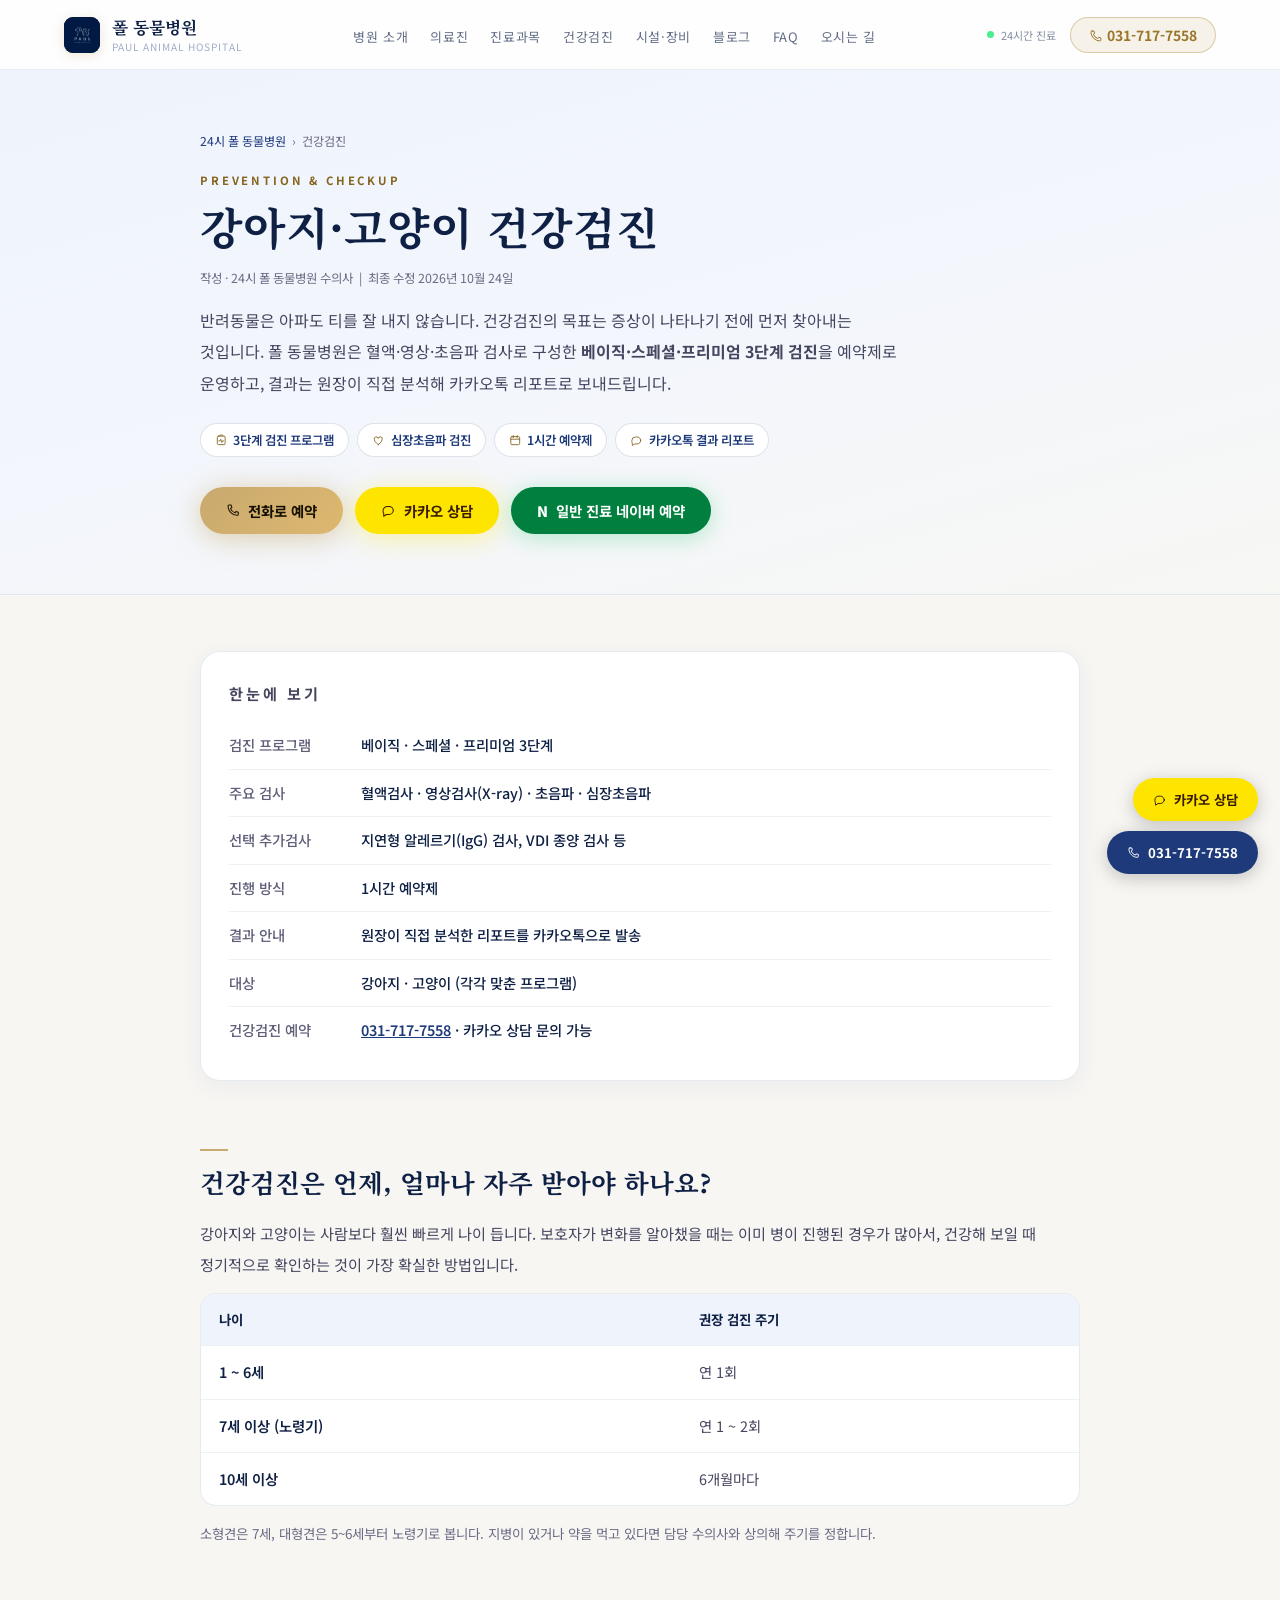
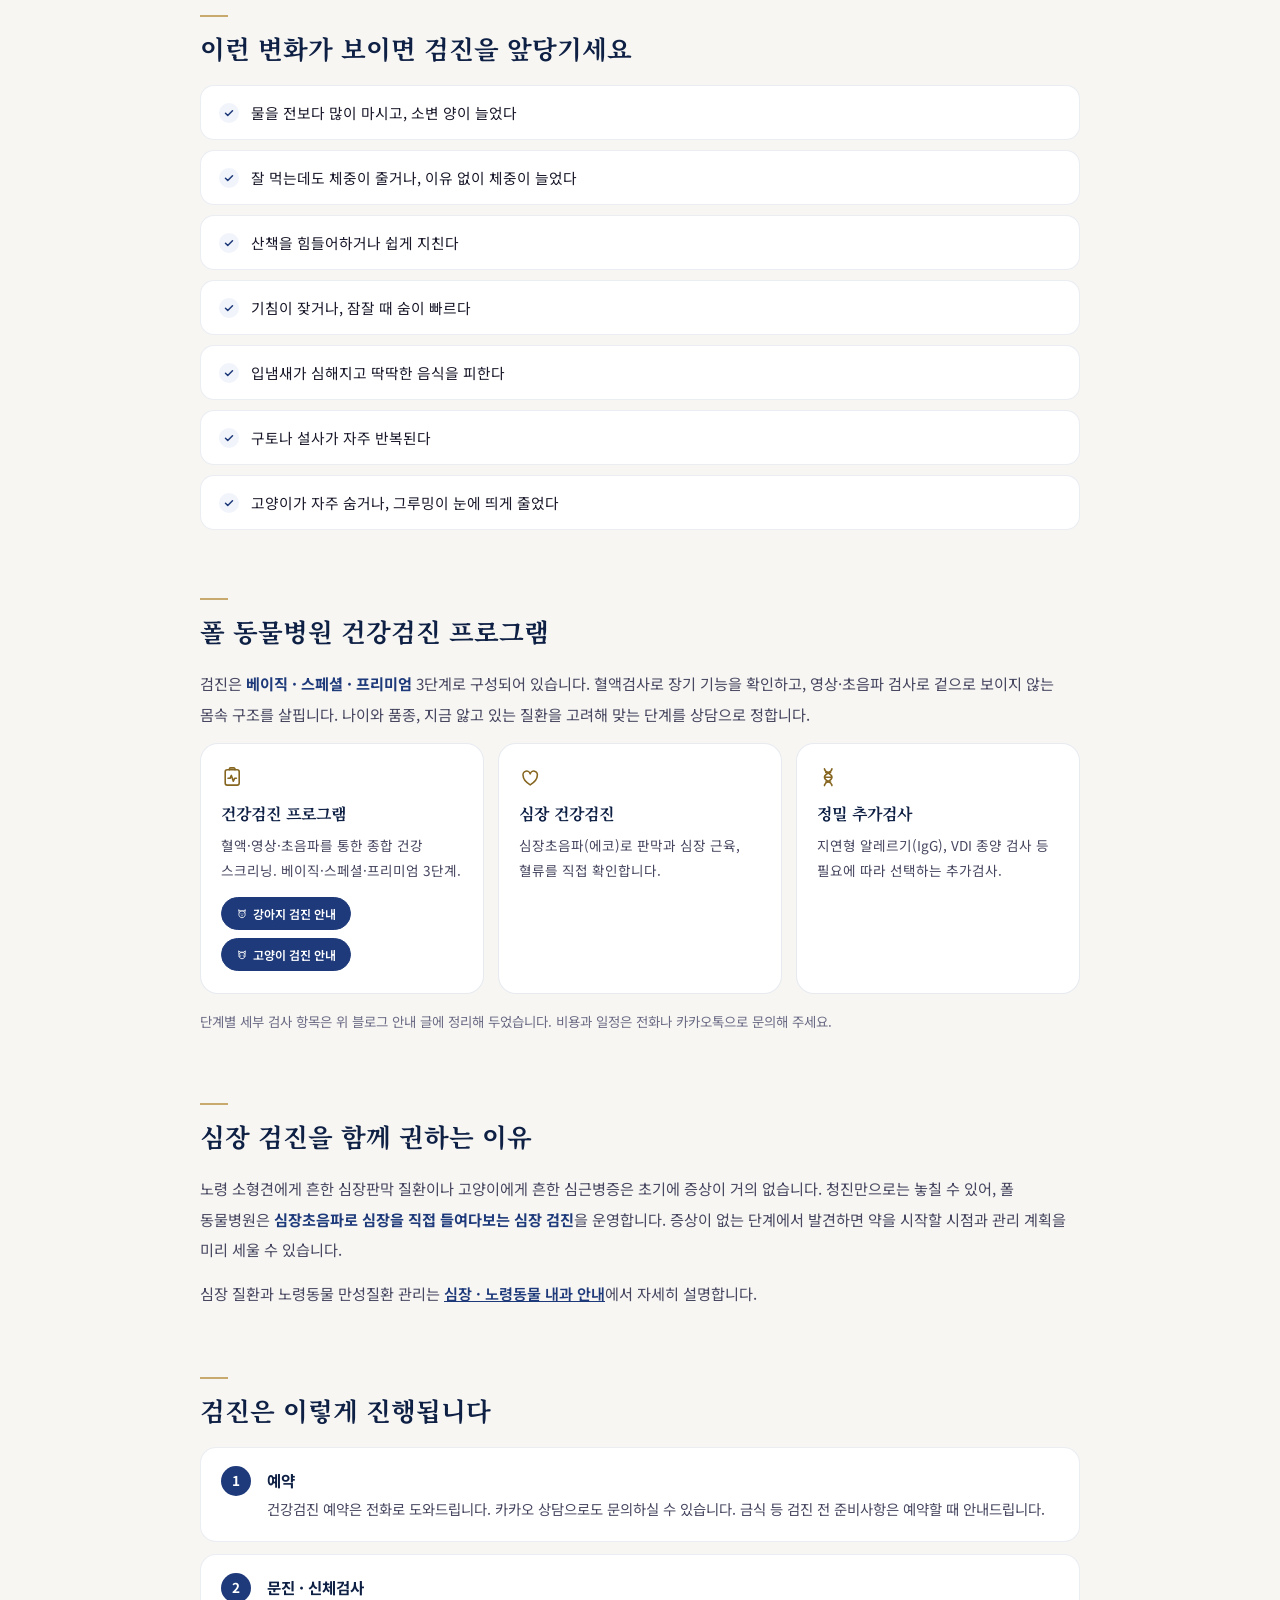
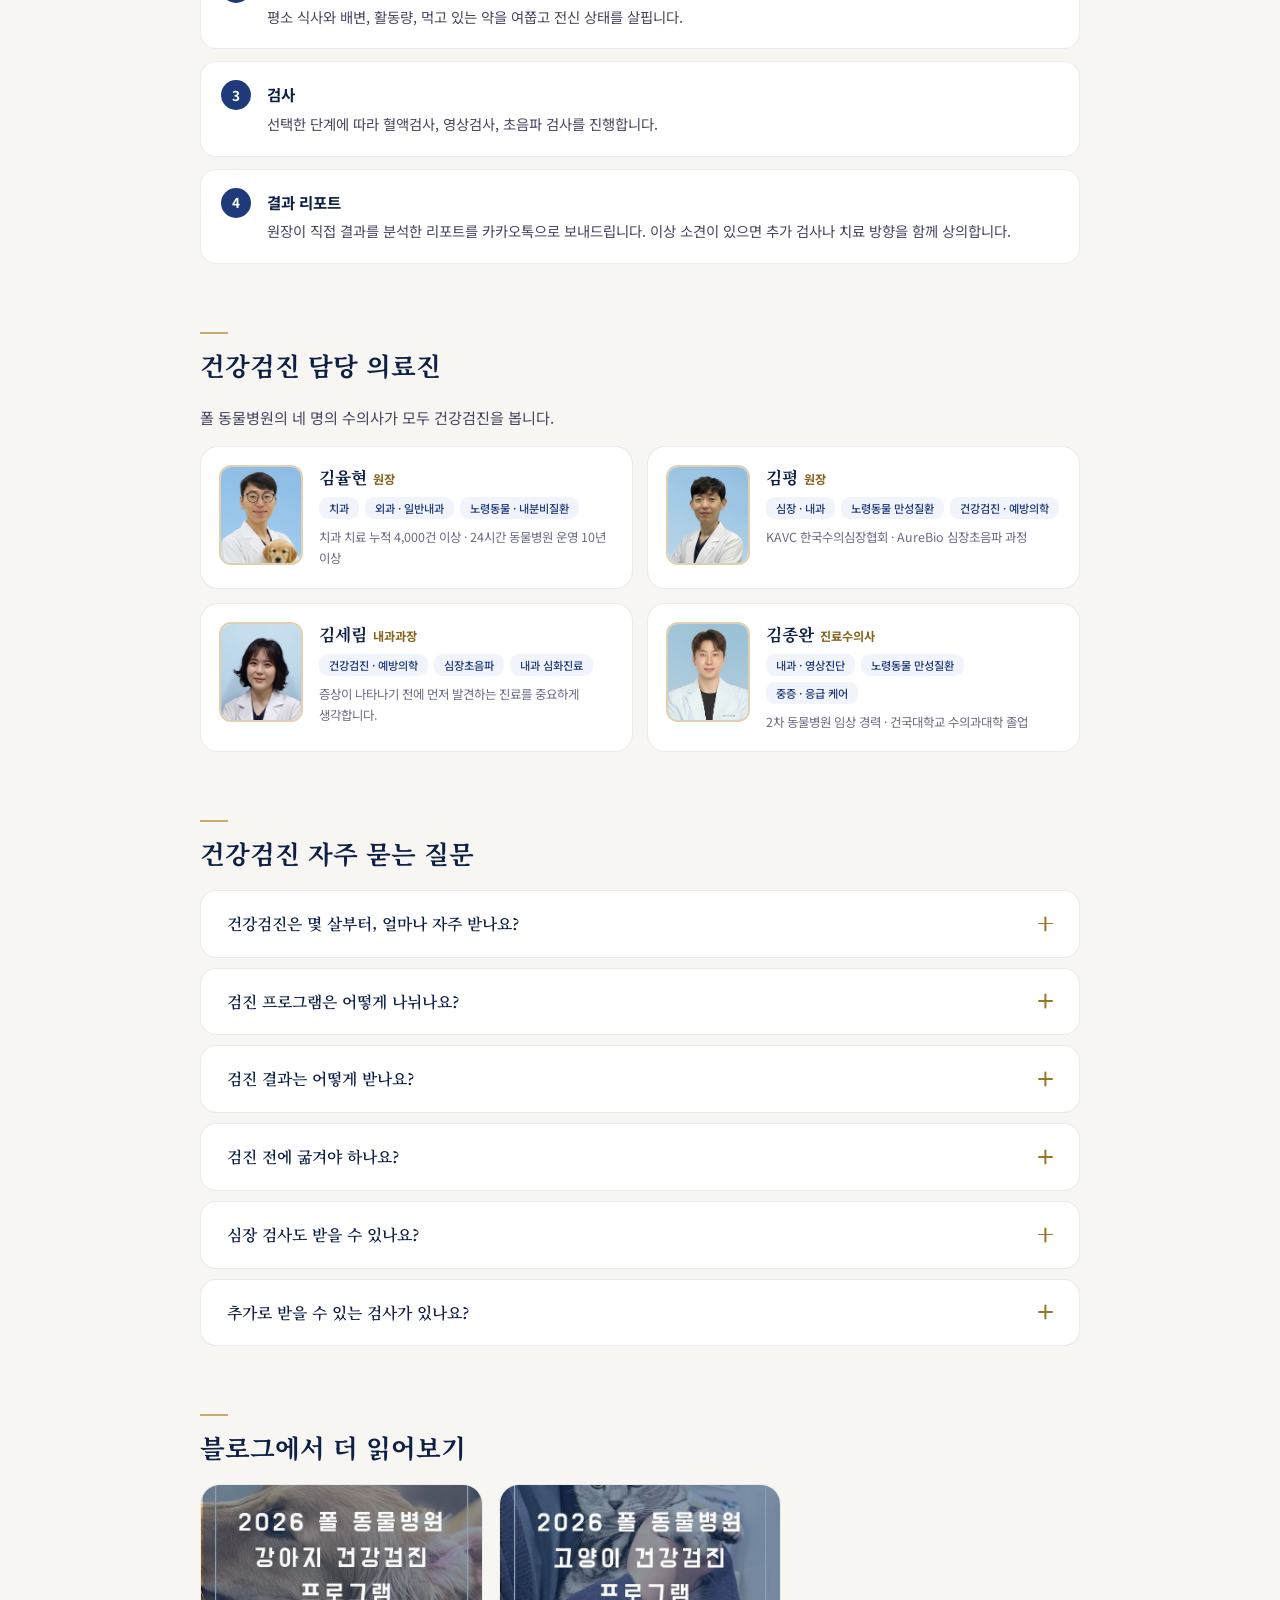
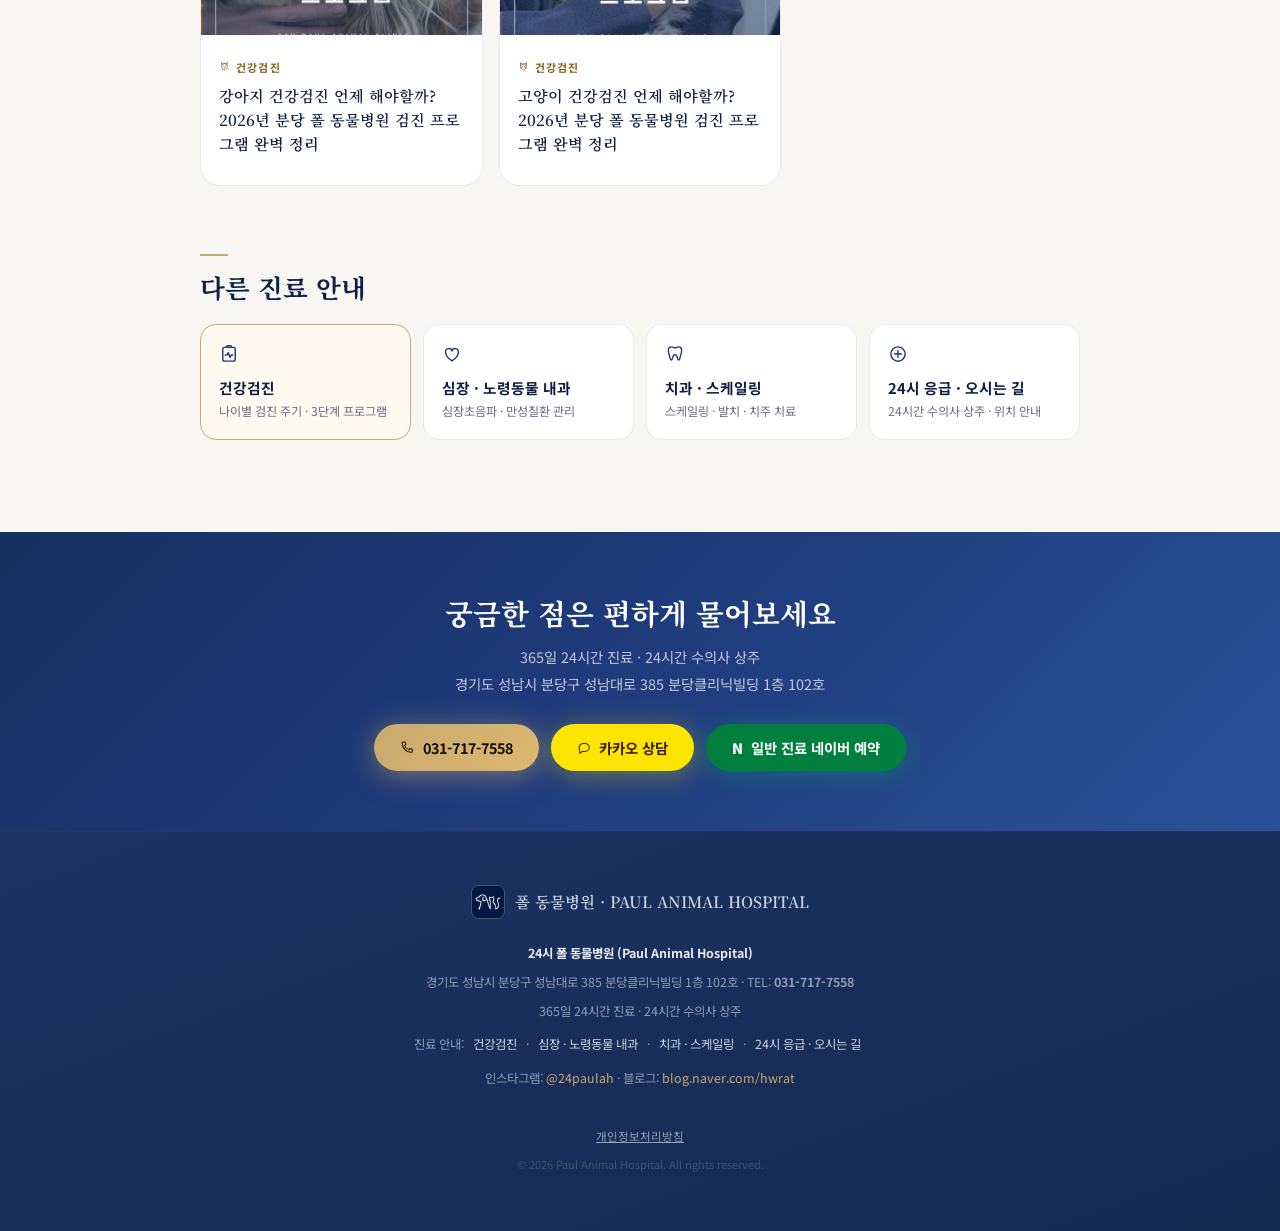
<file: site/checkup/index.html>
<!DOCTYPE html>
<html lang="ko"><head>
<meta charset="UTF-8">
<meta name="viewport" content="width=device-width, initial-scale=1.0">
<title>강아지·고양이 건강검진 | 분당 24시 폴 동물병원</title>
<meta name="description" content="분당 정자동 폴 동물병원 건강검진 안내. 나이별 권장 주기, 베이직·스페셜·프리미엄 3단계 프로그램, 원장 직접 분석 리포트.">
<meta name="robots" content="index, follow, max-image-preview:large">
<link rel="canonical" href="https://paulah.co.kr/checkup/">
<link rel="icon" href="../favicon.ico?v=2" sizes="any">
<link rel="icon" type="image/png" sizes="32x32" href="../favicon-32.png?v=2">
<link rel="icon" type="image/png" sizes="16x16" href="../favicon-16.png?v=2">
<link rel="apple-touch-icon" sizes="180x180" href="../apple-touch-icon.png?v=2">
<meta property="og:type" content="website">
<meta property="og:site_name" content="24시 폴 동물병원">
<meta property="og:locale" content="ko_KR">
<meta property="og:title" content="강아지·고양이 건강검진 | 분당 24시 폴 동물병원">
<meta property="og:description" content="분당 정자동 폴 동물병원 건강검진 안내. 나이별 권장 주기, 베이직·스페셜·프리미엄 3단계 프로그램, 원장 직접 분석 리포트.">
<meta property="og:url" content="https://paulah.co.kr/checkup/">
<meta property="og:image" content="https://paulah.co.kr/og-image.jpg?v=2">
<meta property="og:image:width" content="1200">
<meta property="og:image:height" content="630">
<meta name="twitter:card" content="summary_large_image">
<meta name="theme-color" content="#021a43">
<script type="application/ld+json">{"@context": "https://schema.org", "@graph": [{"@type": "WebPage", "@id": "https://paulah.co.kr/checkup/#webpage", "url": "https://paulah.co.kr/checkup/", "name": "강아지·고양이 건강검진 | 분당 24시 폴 동물병원", "description": "분당 정자동 폴 동물병원 건강검진 안내. 나이별 권장 주기, 베이직·스페셜·프리미엄 3단계 프로그램, 원장 직접 분석 리포트.", "inLanguage": "ko-KR", "isPartOf": {"@type": "WebSite", "@id": "https://paulah.co.kr/#website", "name": "24시 폴 동물병원", "url": "https://paulah.co.kr/"}, "about": {"@id": "https://paulah.co.kr/#clinic"}, "primaryImageOfPage": {"@type": "ImageObject", "url": "https://paulah.co.kr/og-image.jpg?v=2"}, "datePublished": "2026-10-22", "dateModified": "2026-10-24", "author": {"@id": "https://paulah.co.kr/#clinic"}, "publisher": {"@id": "https://paulah.co.kr/#clinic"}, "breadcrumb": {"@id": "https://paulah.co.kr/checkup/#breadcrumb"}}, {"@type": "BreadcrumbList", "@id": "https://paulah.co.kr/checkup/#breadcrumb", "itemListElement": [{"@type": "ListItem", "position": 1, "name": "홈", "item": "https://paulah.co.kr/"}, {"@type": "ListItem", "position": 2, "name": "건강검진", "item": "https://paulah.co.kr/checkup/"}]}, {"@type": "VeterinaryCare", "@id": "https://paulah.co.kr/#clinic", "name": "24시 폴 동물병원", "url": "https://paulah.co.kr/", "telephone": "+82-31-717-7558", "image": "https://paulah.co.kr/og-image.jpg?v=2", "address": {"@type": "PostalAddress", "streetAddress": "성남대로 385 분당클리닉빌딩 1층 102호", "addressLocality": "성남시 분당구", "addressRegion": "경기도", "addressCountry": "KR"}, "openingHoursSpecification": [{"@type": "OpeningHoursSpecification", "dayOfWeek": ["Monday", "Tuesday", "Wednesday", "Thursday", "Friday", "Saturday", "Sunday"], "opens": "00:00", "closes": "23:59"}]}, {"@type": "FAQPage", "@id": "https://paulah.co.kr/checkup/#faq", "mainEntity": [{"@type": "Question", "name": "건강검진은 몇 살부터, 얼마나 자주 받나요?", "acceptedAnswer": {"@type": "Answer", "text": "1~6세는 연 1회, 7세 이상 노령기에는 연 1~2회, 10세 이상은 6개월마다 받기를 권합니다. 소형견은 7세, 대형견은 5~6세부터 노령기로 봅니다."}}, {"@type": "Question", "name": "검진 프로그램은 어떻게 나뉘나요?", "acceptedAnswer": {"@type": "Answer", "text": "베이직·스페셜·프리미엄 3단계로 운영합니다. 혈액검사, 영상검사, 초음파 검사를 단계별로 조합하며, 나이와 건강 상태에 맞춰 상담 후 정합니다. 강아지와 고양이는 각각 맞춘 프로그램이 있습니다."}}, {"@type": "Question", "name": "검진 결과는 어떻게 받나요?", "acceptedAnswer": {"@type": "Answer", "text": "원장이 직접 결과를 분석한 리포트를 카카오톡으로 보내드립니다. 이상 소견이 있으면 추가 검사나 치료 방향을 함께 상의합니다."}}, {"@type": "Question", "name": "검진 전에 굶겨야 하나요?", "acceptedAnswer": {"@type": "Answer", "text": "혈액검사와 복부 초음파는 공복 상태에서 결과가 더 정확하기 때문에 보통 금식이 필요합니다. 정확한 금식 시간과 준비사항은 예약할 때 안내드립니다."}}, {"@type": "Question", "name": "심장 검사도 받을 수 있나요?", "acceptedAnswer": {"@type": "Answer", "text": "네. 심장초음파(에코)로 판막과 심장 근육, 혈류를 확인하는 심장 검진을 운영합니다. 증상이 없는 노령 소형견과 고양이에게도 권합니다."}}, {"@type": "Question", "name": "추가로 받을 수 있는 검사가 있나요?", "acceptedAnswer": {"@type": "Answer", "text": "지연형 알레르기(IgG) 검사, VDI 종양 검사 등을 선택 추가검사로 받을 수 있습니다. 필요 여부는 상담 때 안내드립니다."}}]}]}</script>
<link href="https://fonts.googleapis.com/css2?family=Noto+Sans+KR:wght@300;400;500;700;900&family=Noto+Serif+KR:wght@400;600;700&display=swap" rel="stylesheet">
<link rel="stylesheet" href="../assets/base.css?v=598dc72a">
<link rel="stylesheet" href="../assets/page.css?v=598dc72a">
<link rel="alternate" type="application/rss+xml" title="24시 폴 동물병원" href="https://paulah.co.kr/rss.xml">
</head>
<body><svg width="0" height="0" style="position:absolute" aria-hidden="true" focusable="false"><defs>
<symbol id="i-phone" viewBox="0 0 24 24"><path d="M5.2 3.5h3.4l1.2 4.1-2.3 1.4a12.4 12.4 0 0 0 7.5 7.5l1.4-2.3 4.1 1.2v3.4a1.7 1.7 0 0 1-1.9 1.7C10.4 20.3 3.7 13.6 3.5 5.4a1.7 1.7 0 0 1 1.7-1.9Z"></path></symbol>
<symbol id="i-chat" viewBox="0 0 24 24"><path d="M20.5 11.8a7.3 7.3 0 0 1-7.3 7.3H9l-4.5 3v-4.4a7.3 7.3 0 0 1-1-3.7v-1a7.3 7.3 0 0 1 7.3-7.3h2.4a7.3 7.3 0 0 1 7.3 7.3Z"></path></symbol>
<symbol id="i-checkup" viewBox="0 0 24 24"><rect x="4.5" y="4" width="15" height="16.5" rx="2.2"></rect><path d="M9 4V3.2A1.2 1.2 0 0 1 10.2 2h3.6A1.2 1.2 0 0 1 15 3.2V4"></path><path d="M7.5 13.2h2.2l1.4-3.1 2.1 6.2 1.4-3.1h1.9"></path></symbol>
<symbol id="i-heart" viewBox="0 0 24 24"><path d="M12 20.3S4.4 15.6 4.4 10.3A3.9 3.9 0 0 1 12 8.4a3.9 3.9 0 0 1 7.6 1.9c0 5.3-7.6 10-7.6 10Z"></path></symbol>
<symbol id="i-tooth" viewBox="0 0 24 24"><path d="M12 4.6c-1.9 0-2.5-1.2-4.4-1.2S4 5.2 4 7.9c0 2.9 1 4.4 1.6 7 .5 2.3.6 4.3 1.9 4.3 1.4 0 1.6-2.4 2.2-4.5.4-1.2.8-1.9 2.3-1.9s1.9.7 2.3 1.9c.6 2.1.8 4.5 2.2 4.5 1.3 0 1.4-2 1.9-4.3.6-2.6 1.6-4.1 1.6-7 0-2.7-1.7-4.5-3.6-4.5S13.9 4.6 12 4.6Z"></path></symbol>
<symbol id="i-paw" viewBox="0 0 24 24"><ellipse cx="6.9" cy="10.1" rx="1.9" ry="2.4"></ellipse><ellipse cx="11.9" cy="8.2" rx="1.9" ry="2.5"></ellipse><ellipse cx="16.9" cy="10.1" rx="1.9" ry="2.4"></ellipse><path d="M11.9 13.4c-2.7 0-4.9 2-4.9 4.2 0 1.6 1.3 2.6 2.9 2.6.9 0 1.4-.3 2-.3s1.1.3 2 .3c1.6 0 2.9-1 2.9-2.6 0-2.2-2.2-4.2-4.9-4.2Z"></path></symbol>
<symbol id="i-award" viewBox="0 0 24 24"><circle cx="12" cy="9" r="5.3"></circle><path d="M8.9 13.4 7.8 21.5 12 19.3l4.2 2.2-1.1-8.1"></path></symbol>
<symbol id="i-calendar" viewBox="0 0 24 24"><rect x="3.5" y="5" width="17" height="15.5" rx="2.2"></rect><path d="M3.5 10h17M8.3 3v4M15.7 3v4"></path></symbol>
<symbol id="i-clock" viewBox="0 0 24 24"><circle cx="12" cy="12" r="8.6"></circle><path d="M12 7v5.2l3.3 2"></path></symbol>
<symbol id="i-scope" viewBox="0 0 24 24"><circle cx="10.8" cy="10.8" r="6.6"></circle><path d="M15.6 15.6 20.6 20.6"></path></symbol>
<symbol id="i-leaf" viewBox="0 0 24 24"><path d="M4.5 19.5c0-8.3 5.3-13.5 15-13.5 0 9.4-5.3 13.5-11.3 13.5H4.5Z"></path><path d="M4.5 19.5c2.2-4.3 5.3-6.9 9.3-8.5"></path></symbol>
<symbol id="i-scissors" viewBox="0 0 24 24"><circle cx="6.2" cy="18" r="2.4"></circle><circle cx="17.8" cy="18" r="2.4"></circle><path d="M7.9 16.3 19 4M16.1 16.3 5 4"></path></symbol>
<symbol id="i-emergency" viewBox="0 0 24 24"><circle cx="12" cy="12" r="8.6"></circle><path d="M12 7.8v8.4M7.8 12h8.4"></path></symbol>
<symbol id="i-dog" viewBox="0 0 24 24"><path d="M6.3 8.4 5.2 3.6l4.2 2.4"></path><path d="M17.7 8.4 18.8 3.6l-4.2 2.4"></path><path d="M12 5.6c-3.8 0-6.3 3-6.3 6.9s2.5 6.9 6.3 6.9 6.3-3 6.3-6.9-2.5-6.9-6.3-6.9Z"></path><path d="M10 11.7h.01M14 11.7h.01"></path><path d="M12 14.4v1.3"></path></symbol>
<symbol id="i-cat" viewBox="0 0 24 24"><path d="M6 10.4 5.2 3.8l4.6 3"></path><path d="M18 10.4 18.8 3.8l-4.6 3"></path><path d="M12 6.4c-3.7 0-6.2 2.9-6.2 6.5s2.5 6.5 6.2 6.5 6.2-2.9 6.2-6.5-2.5-6.5-6.2-6.5Z"></path><path d="M9.7 12.4h.01M14.3 12.4h.01"></path><path d="M6.4 14.4h2.2M15.4 14.4h2.2"></path></symbol>
<symbol id="i-dna" viewBox="0 0 24 24"><path d="M8 3c0 4.5 8 4.5 8 9s-8 4.5-8 9"></path><path d="M16 3c0 4.5-8 4.5-8 9s8 4.5 8 9"></path><path d="M9.4 6.8h5.2M8.6 12h6.8M9.4 17.2h5.2"></path></symbol>
<symbol id="i-megaphone" viewBox="0 0 24 24"><path d="M4 10.2v3.6a1.3 1.3 0 0 0 1.3 1.3h2.2l7.3 4.2V4.7L7.5 8.9H5.3A1.3 1.3 0 0 0 4 10.2Z"></path><path d="M18.4 9.2a3.8 3.8 0 0 1 0 5.6"></path></symbol>
<symbol id="i-article" viewBox="0 0 24 24"><rect x="3.8" y="4.5" width="16.4" height="15" rx="2"></rect><path d="M7.4 9h9.2M7.4 12.5h9.2M7.4 16h5.6"></path></symbol>
<symbol id="i-pin" viewBox="0 0 24 24"><path d="M12 21.2s7-6 7-11.2a7 7 0 1 0-14 0c0 5.2 7 11.2 7 11.2Z"></path><circle cx="12" cy="9.8" r="2.6"></circle></symbol>
</defs></svg>

<!-- 이 파일은 tools/build.py 가 tools/pages/checkup.html 로 만든 결과물입니다. 문구는 원고 파일에서 고치세요. -->
<nav id="topnav">
  <a href="../" class="nl">
    <div class="nlm-img" style="background:#0D1F3C;display:flex;align-items:center;justify-content:center;"><img src="../images/logo-nav.webp" alt="" style="width:100%;height:100%;object-fit:contain;"></div>
    <div><div class="nn">폴 동물병원</div><div class="ne">PAUL ANIMAL HOSPITAL</div></div>
  </a>
  <ul class="nls">
    <li><a href="../#about">병원 소개</a></li>
    <li><a href="../#doctors">의료진</a></li>
    <li><a href="../#dept">진료과목</a></li>
    <li><a href="../#checkup">건강검진</a></li>
    <li><a href="../#equip">시설·장비</a></li>
    <li><a href="../#blog">블로그</a></li>
    <li><a href="../#faq">FAQ</a></li>
    <li><a href="../#contact">오시는 길</a></li>
  </ul>
  <div class="nr">
    <div class="lp"><div class="ld"></div><span>24시간 진료</span></div>
    <a href="tel:031-717-7558" class="nt"><svg class="ic"><use href="#i-phone"></use></svg> 031-717-7558</a>
  </div>
  <div id="hamburger" onclick="toggleMenu()"><span></span><span></span><span></span></div>
</nav>
<div class="mobile-menu" id="mobileMenu">
  <ul>
    <li><a href="../#about" onclick="closeMenu()">병원 소개</a></li>
    <li><a href="../#doctors" onclick="closeMenu()">의료진</a></li>
    <li><a href="../#dept" onclick="closeMenu()">진료과목</a></li>
    <li><a href="../#checkup" onclick="closeMenu()">건강검진</a></li>
    <li><a href="../#equip" onclick="closeMenu()">시설·장비</a></li>
    <li><a href="../#blog" onclick="closeMenu()">블로그</a></li>
    <li><a href="../#faq" onclick="closeMenu()">자주 묻는 질문</a></li>
    <li><a href="../#contact" onclick="closeMenu()">오시는 길</a></li>
    <li><a href="tel:031-717-7558" style="color:var(--gold);font-weight:700;"><svg class="ic"><use href="#i-phone"></use></svg> 031-717-7558</a></li>
  </ul>
</div>

<header class="sp-hero">
  <div class="sp-wrap">
    <div class="sp-crumb"><a href="../">24시 폴 동물병원</a><span>›</span><span>건강검진</span></div>
    <p class="ey">PREVENTION &amp; CHECKUP</p>
    <h1 class="sp-h1">강아지·고양이 건강검진</h1>
    <p class="sp-meta">작성 · 24시 폴 동물병원 수의사 &nbsp;|&nbsp; 최종 수정 <time datetime="2026-10-24">2026년 10월 24일</time></p>
<p class="sp-lead">반려동물은 아파도 티를 잘 내지 않습니다. 건강검진의 목표는 증상이 나타나기 전에 먼저 찾아내는 것입니다. 폴 동물병원은 혈액·영상·초음파 검사로 구성한 <strong>베이직·스페셜·프리미엄 3단계 검진</strong>을 예약제로 운영하고, 결과는 원장이 직접 분석해 카카오톡 리포트로 보내드립니다.</p>
    <div class="sp-chips">
      <span class="sp-chip"><svg class="ic"><use href="#i-checkup"></use></svg>3단계 검진 프로그램</span>
      <span class="sp-chip"><svg class="ic"><use href="#i-heart"></use></svg>심장초음파 검진</span>
      <span class="sp-chip"><svg class="ic"><use href="#i-calendar"></use></svg>1시간 예약제</span>
      <span class="sp-chip"><svg class="ic"><use href="#i-chat"></use></svg>카카오톡 결과 리포트</span>
    </div>
    <div class="sp-cta">
      <a href="tel:031-717-7558" class="bpg"><svg class="ic"><use href="#i-phone"></use></svg> 전화로 예약</a>
      <a href="https://pf.kakao.com/_xfkxekM/chat" target="_blank" rel="noopener" class="bkk"><svg class="ic"><use href="#i-chat"></use></svg> 카카오 상담</a>
      <a href="https://naver.me/xKyevLBK" target="_blank" rel="noopener" class="bnv"><b>N</b> 일반 진료 네이버 예약</a>
    </div>
  </div>
</header>

<main class="sp-main">
  <div class="sp-wrap">
<section class="sp-sec">
      <div class="sp-sum">
        <p class="sp-sum-t">한눈에 보기</p>
        <dl>
          <dt>검진 프로그램</dt><dd>베이직 · 스페셜 · 프리미엄 3단계</dd>
          <dt>주요 검사</dt><dd>혈액검사 · 영상검사(X-ray) · 초음파 · 심장초음파</dd>
          <dt>선택 추가검사</dt><dd>지연형 알레르기(IgG) 검사, VDI 종양 검사 등</dd>
          <dt>진행 방식</dt><dd>1시간 예약제</dd>
          <dt>결과 안내</dt><dd>원장이 직접 분석한 리포트를 카카오톡으로 발송</dd>
          <dt>대상</dt><dd>강아지 · 고양이 (각각 맞춘 프로그램)</dd>
          <dt>건강검진 예약</dt><dd><a href="tel:031-717-7558">031-717-7558</a> · 카카오 상담 문의 가능</dd>
        </dl>
      </div>
    </section>

    <section class="sp-sec">
      <h2 class="sp-h2">건강검진은 언제, 얼마나 자주 받아야 하나요?</h2>
      <p>강아지와 고양이는 사람보다 훨씬 빠르게 나이 듭니다. 보호자가 변화를 알아챘을 때는 이미 병이 진행된 경우가 많아서, 건강해 보일 때 정기적으로 확인하는 것이 가장 확실한 방법입니다.</p>
      <table class="sp-table">
        <thead><tr><th>나이</th><th>권장 검진 주기</th></tr></thead>
        <tbody>
          <tr><td>1 ~ 6세</td><td>연 1회</td></tr>
          <tr><td>7세 이상 (노령기)</td><td>연 1 ~ 2회</td></tr>
          <tr><td>10세 이상</td><td>6개월마다</td></tr>
        </tbody>
      </table>
      <p class="sp-note">소형견은 7세, 대형견은 5~6세부터 노령기로 봅니다. 지병이 있거나 약을 먹고 있다면 담당 수의사와 상의해 주기를 정합니다.</p>
    </section>

    <section class="sp-sec">
      <h2 class="sp-h2">이런 변화가 보이면 검진을 앞당기세요</h2>
      <ul class="sp-list">
        <li>물을 전보다 많이 마시고, 소변 양이 늘었다</li>
        <li>잘 먹는데도 체중이 줄거나, 이유 없이 체중이 늘었다</li>
        <li>산책을 힘들어하거나 쉽게 지친다</li>
        <li>기침이 잦거나, 잠잘 때 숨이 빠르다</li>
        <li>입냄새가 심해지고 딱딱한 음식을 피한다</li>
        <li>구토나 설사가 자주 반복된다</li>
        <li>고양이가 자주 숨거나, 그루밍이 눈에 띄게 줄었다</li>
      </ul>
    </section>

    <section class="sp-sec">
      <h2 class="sp-h2">폴 동물병원 건강검진 프로그램</h2>
      <p>검진은 <strong>베이직 · 스페셜 · 프리미엄</strong> 3단계로 구성되어 있습니다. 혈액검사로 장기 기능을 확인하고, 영상·초음파 검사로 겉으로 보이지 않는 몸속 구조를 살핍니다. 나이와 품종, 지금 앓고 있는 질환을 고려해 맞는 단계를 상담으로 정합니다.</p>
      <div class="sp-cards">
        <div class="sp-card"><svg class="ic"><use href="#i-checkup"></use></svg><h3>건강검진 프로그램</h3><p>혈액·영상·초음파를 통한 종합 건강 스크리닝. 베이직·스페셜·프리미엄 3단계.</p>
          <div class="ck-btns"><a href="https://blog.naver.com/hwrat/224231670220" target="_blank" rel="noopener" class="ck-btn dog"><svg class="ic"><use href="#i-dog"></use></svg> 강아지 검진 안내</a><a href="https://blog.naver.com/hwrat/224232611162" target="_blank" rel="noopener" class="ck-btn cat"><svg class="ic"><use href="#i-cat"></use></svg> 고양이 검진 안내</a></div></div>
        <div class="sp-card"><svg class="ic"><use href="#i-heart"></use></svg><h3>심장 건강검진</h3><p>심장초음파(에코)로 판막과 심장 근육, 혈류를 직접 확인합니다.</p></div>
        <div class="sp-card"><svg class="ic"><use href="#i-dna"></use></svg><h3>정밀 추가검사</h3><p>지연형 알레르기(IgG), VDI 종양 검사 등 필요에 따라 선택하는 추가검사.</p></div>
      </div>
      <p class="sp-note">단계별 세부 검사 항목은 위 블로그 안내 글에 정리해 두었습니다. 비용과 일정은 전화나 카카오톡으로 문의해 주세요.</p>
    </section>

    <section class="sp-sec">
      <h2 class="sp-h2">심장 검진을 함께 권하는 이유</h2>
      <p>노령 소형견에게 흔한 심장판막 질환이나 고양이에게 흔한 심근병증은 초기에 증상이 거의 없습니다. 청진만으로는 놓칠 수 있어, 폴 동물병원은 <strong>심장초음파로 심장을 직접 들여다보는 심장 검진</strong>을 운영합니다. 증상이 없는 단계에서 발견하면 약을 시작할 시점과 관리 계획을 미리 세울 수 있습니다.</p>
      <p>심장 질환과 노령동물 만성질환 관리는 <a href="../heart/">심장 · 노령동물 내과 안내</a>에서 자세히 설명합니다.</p>
    </section>

    <section class="sp-sec">
      <h2 class="sp-h2">검진은 이렇게 진행됩니다</h2>
      <ol class="sp-steps">
        <li><b>예약</b>건강검진 예약은 전화로 도와드립니다. 카카오 상담으로도 문의하실 수 있습니다. 금식 등 검진 전 준비사항은 예약할 때 안내드립니다.</li>
        <li><b>문진 · 신체검사</b>평소 식사와 배변, 활동량, 먹고 있는 약을 여쭙고 전신 상태를 살핍니다.</li>
        <li><b>검사</b>선택한 단계에 따라 혈액검사, 영상검사, 초음파 검사를 진행합니다.</li>
        <li><b>결과 리포트</b>원장이 직접 결과를 분석한 리포트를 카카오톡으로 보내드립니다. 이상 소견이 있으면 추가 검사나 치료 방향을 함께 상의합니다.</li>
      </ol>
    </section>

    <section class="sp-sec">
      <h2 class="sp-h2">건강검진 담당 의료진</h2>
      <p>폴 동물병원의 네 명의 수의사가 모두 건강검진을 봅니다.</p>
      <div class="sp-docs">
        <div class="sp-doc"><img loading="lazy" src="../images/doctor-kim-yulhyun.jpg" alt="김율현 원장">
          <div><div class="sp-doc-n">김율현<span>원장</span></div>
            <div class="dctags"><span class="dct">치과</span><span class="dct">외과 · 일반내과</span><span class="dct">노령동물 · 내분비질환</span></div>
            <p class="sp-doc-c">치과 치료 누적 4,000건 이상 · 24시간 동물병원 운영 10년 이상</p></div></div>
        <div class="sp-doc"><img loading="lazy" src="../images/doctor-kim-pyeong.jpg" alt="김평 원장">
          <div><div class="sp-doc-n">김평<span>원장</span></div>
            <div class="dctags"><span class="dct">심장 · 내과</span><span class="dct">노령동물 만성질환</span><span class="dct">건강검진 · 예방의학</span></div>
            <p class="sp-doc-c">KAVC 한국수의심장협회 · AureBio 심장초음파 과정</p></div></div>
        <div class="sp-doc"><img loading="lazy" src="../images/doctor-kim-serim.jpg" alt="김세림 내과과장">
          <div><div class="sp-doc-n">김세림<span>내과과장</span></div>
            <div class="dctags"><span class="dct">건강검진 · 예방의학</span><span class="dct">심장초음파</span><span class="dct">내과 심화진료</span></div>
            <p class="sp-doc-c">증상이 나타나기 전에 먼저 발견하는 진료를 중요하게 생각합니다.</p></div></div>
        <div class="sp-doc"><img loading="lazy" src="../images/doctor-kim-jongwan.jpg" alt="김종완 진료수의사">
          <div><div class="sp-doc-n">김종완<span>진료수의사</span></div>
            <div class="dctags"><span class="dct">내과 · 영상진단</span><span class="dct">노령동물 만성질환</span><span class="dct">중증 · 응급 케어</span></div>
            <p class="sp-doc-c">2차 동물병원 임상 경력 · 건국대학교 수의과대학 졸업</p></div></div>
      </div>
    </section>

    <section class="sp-sec">
      <h2 class="sp-h2">건강검진 자주 묻는 질문</h2>
      <div class="faq-list">
        <details class="faq-item">
          <summary>건강검진은 몇 살부터, 얼마나 자주 받나요?<span class="faq-mark"></span></summary>
          <div class="faq-a">1~6세는 연 1회, 7세 이상 노령기에는 연 1~2회, 10세 이상은 6개월마다 받기를 권합니다. 소형견은 7세, 대형견은 5~6세부터 노령기로 봅니다.</div>
        </details>
        <details class="faq-item">
          <summary>검진 프로그램은 어떻게 나뉘나요?<span class="faq-mark"></span></summary>
          <div class="faq-a">베이직·스페셜·프리미엄 3단계로 운영합니다. 혈액검사, 영상검사, 초음파 검사를 단계별로 조합하며, 나이와 건강 상태에 맞춰 상담 후 정합니다. 강아지와 고양이는 각각 맞춘 프로그램이 있습니다.</div>
        </details>
        <details class="faq-item">
          <summary>검진 결과는 어떻게 받나요?<span class="faq-mark"></span></summary>
          <div class="faq-a">원장이 직접 결과를 분석한 리포트를 카카오톡으로 보내드립니다. 이상 소견이 있으면 추가 검사나 치료 방향을 함께 상의합니다.</div>
        </details>
        <details class="faq-item">
          <summary>검진 전에 굶겨야 하나요?<span class="faq-mark"></span></summary>
          <div class="faq-a">혈액검사와 복부 초음파는 공복 상태에서 결과가 더 정확하기 때문에 보통 금식이 필요합니다. 정확한 금식 시간과 준비사항은 예약할 때 안내드립니다.</div>
        </details>
        <details class="faq-item">
          <summary>심장 검사도 받을 수 있나요?<span class="faq-mark"></span></summary>
          <div class="faq-a">네. 심장초음파(에코)로 판막과 심장 근육, 혈류를 확인하는 심장 검진을 운영합니다. 증상이 없는 노령 소형견과 고양이에게도 권합니다.</div>
        </details>
        <details class="faq-item">
          <summary>추가로 받을 수 있는 검사가 있나요?<span class="faq-mark"></span></summary>
          <div class="faq-a">지연형 알레르기(IgG) 검사, VDI 종양 검사 등을 선택 추가검사로 받을 수 있습니다. 필요 여부는 상담 때 안내드립니다.</div>
        </details>
      </div>
    </section>

    <section class="sp-sec">
      <h2 class="sp-h2">블로그에서 더 읽어보기</h2>
      <div class="sp-blogs">
        <a href="https://blog.naver.com/hwrat/224231670220" target="_blank" rel="noopener" class="blog-card">
          <div class="blog-thumb"><img loading="lazy" decoding="async" src="../images/blog-dog-checkup.jpg" alt="강아지 건강검진 프로그램"></div>
          <div class="blog-body"><div class="blog-tag"><svg class="ic"><use href="#i-dog"></use></svg> 건강검진</div><div class="blog-title">강아지 건강검진 언제 해야할까? 2026년 분당 폴 동물병원 검진 프로그램 완벽 정리</div></div>
        </a>
        <a href="https://blog.naver.com/hwrat/224232611162" target="_blank" rel="noopener" class="blog-card">
          <div class="blog-thumb"><img loading="lazy" decoding="async" src="../images/blog-cat-checkup.jpg" alt="고양이 건강검진 프로그램"></div>
          <div class="blog-body"><div class="blog-tag"><svg class="ic"><use href="#i-cat"></use></svg> 건강검진</div><div class="blog-title">고양이 건강검진 언제 해야할까? 2026년 분당 폴 동물병원 검진 프로그램 완벽 정리</div></div>
        </a>
      </div>
    </section>

    <section class="sp-sec">
      <h2 class="sp-h2">다른 진료 안내</h2>
      <div class="sp-topics">
      <a href="../checkup/" class="sp-topic on"><svg class="ic"><use href="#i-checkup"></use></svg><b>건강검진</b><span>나이별 검진 주기 · 3단계 프로그램</span></a>
      <a href="../heart/" class="sp-topic"><svg class="ic"><use href="#i-heart"></use></svg><b>심장 · 노령동물 내과</b><span>심장초음파 · 만성질환 관리</span></a>
      <a href="../dental/" class="sp-topic"><svg class="ic"><use href="#i-tooth"></use></svg><b>치과 · 스케일링</b><span>스케일링 · 발치 · 치주 치료</span></a>
      <a href="../emergency/" class="sp-topic"><svg class="ic"><use href="#i-emergency"></use></svg><b>24시 응급 · 오시는 길</b><span>24시간 수의사 상주 · 위치 안내</span></a>
      </div>
    </section>
  </div>
</main>

<section class="sp-band">
  <h2>궁금한 점은 편하게 물어보세요</h2>
  <p>365일 24시간 진료 · 24시간 수의사 상주<br>경기도 성남시 분당구 성남대로 385 분당클리닉빌딩 1층 102호</p>
  <div class="sp-cta">
    <a href="tel:031-717-7558" class="bpg"><svg class="ic"><use href="#i-phone"></use></svg> 031-717-7558</a>
    <a href="https://pf.kakao.com/_xfkxekM/chat" target="_blank" rel="noopener" class="bkk"><svg class="ic"><use href="#i-chat"></use></svg> 카카오 상담</a>
    <a href="https://naver.me/xKyevLBK" target="_blank" rel="noopener" class="bnv"><b>N</b> 일반 진료 네이버 예약</a>
  </div>
</section>

<footer>
  <div class="flr">
    <div style="width:34px;height:34px;border-radius:8px;overflow:hidden;border:1px solid rgba(200,169,110,0.28);flex-shrink:0;">
      <img loading="lazy" decoding="async" src="../images/logo-footer.jpg?v=2" alt="폴 동물병원 로고" style="width:100%;height:100%;object-fit:cover;">
    </div>
    <div class="fln">폴 동물병원 · PAUL ANIMAL HOSPITAL</div>
  </div>
  <strong>24시 폴 동물병원 (Paul Animal Hospital)</strong><br>
  경기도 성남시 분당구 성남대로 385 분당클리닉빌딩 1층 102호 · TEL: <a href="tel:031-717-7558" style="color:inherit;font-weight:700;text-decoration:none;">031-717-7558</a><br>
  365일 24시간 진료 · 24시간 수의사 상주<br>
  <div class="ftopics">진료 안내: <a href="../checkup/">건강검진</a> · <a href="../heart/">심장 · 노령동물 내과</a> · <a href="../dental/">치과 · 스케일링</a> · <a href="../emergency/">24시 응급 · 오시는 길</a></div>
  인스타그램: <a href="https://www.instagram.com/24paulah" target="_blank" rel="noopener" style="color:var(--gold);">@24paulah</a> · 블로그: <a href="https://blog.naver.com/hwrat" target="_blank" rel="noopener">blog.naver.com/hwrat</a><br><br>
  <a href="../privacy/" style="font-size:0.72rem;color:rgba(255,255,255,0.55);text-decoration:underline;">개인정보처리방침</a><br>
  <span style="font-size:0.69rem;color:rgba(255,255,255,0.16);">© 2026 Paul Animal Hospital. All rights reserved.</span>
</footer>

<div class="floaters">
  <a href="https://pf.kakao.com/_xfkxekM/chat" target="_blank" rel="noopener" class="fb fk"><svg class="ic"><use href="#i-chat"></use></svg> 카카오 상담</a>
  <a href="tel:031-717-7558" class="fb ft2"><svg class="ic"><use href="#i-phone"></use></svg> 031-717-7558</a>
</div>

<script>
function toggleMenu(){document.getElementById('mobileMenu').classList.toggle('open');}
function closeMenu(){document.getElementById('mobileMenu').classList.remove('open');}
const nav=document.getElementById('topnav');
window.addEventListener('scroll',()=>{nav.style.boxShadow=window.scrollY>60?'0 4px 32px rgba(0,0,0,0.12)':'none';},{passive:true});
</script>

<!-- 네이버 광고 전환추적 (wcs.trans) · 공통키 s_859375249a1 · 광고계정 1732929 와 혼용 금지 -->
<script type="text/javascript" src="//wcs.naver.net/wcslog.js"></script>
<script type="text/javascript">
(function(){
  if (!window.wcs) return;
  if (location.hostname !== "paulah.co.kr") return;  /* 미리보기·테스트 주소에서는 수집 안 함 */
  if (!window.wcs_add) window.wcs_add = {};
  window.wcs_add["wa"] = "s_859375249a1";
  wcs.inflow("paulah.co.kr");
  wcs_do();                                   /* 페이지뷰: 로드당 1회 */
  var MAP = [
    {sel:'a[href^="tel:"]',         type:"custom001"},  /* 전화 버튼 클릭 */
    {sel:'a[href*="pf.kakao.com"]', type:"custom002"},  /* 카카오 상담 이동 */
    {sel:'a[href*="naver.me"]',     type:"custom003"}   /* 네이버 예약 이동 */
  ];
  var last = {};
  document.addEventListener("click", function(e){
    var a = e.target && e.target.closest ? e.target.closest("a") : null;
    if (!a || a.hasAttribute("data-wcs-skip")) return;   /* 진료일정 안내 링크 등은 전환 아님 */
    for (var i = 0; i < MAP.length; i++){
      if (!a.matches(MAP[i].sel)) continue;
      var t = MAP[i].type, now = Date.now();
      if (last[t] && now - last[t] < 1000) return;   /* 연타 중복 방지 */
      last[t] = now;
      try { var _conv = {}; _conv.type = t; wcs.trans(_conv); } catch(err){}
      return;                                        /* 한 클릭 = 한 이벤트 */
    }
  }, true);
})();
</script>
</body></html>
</file>
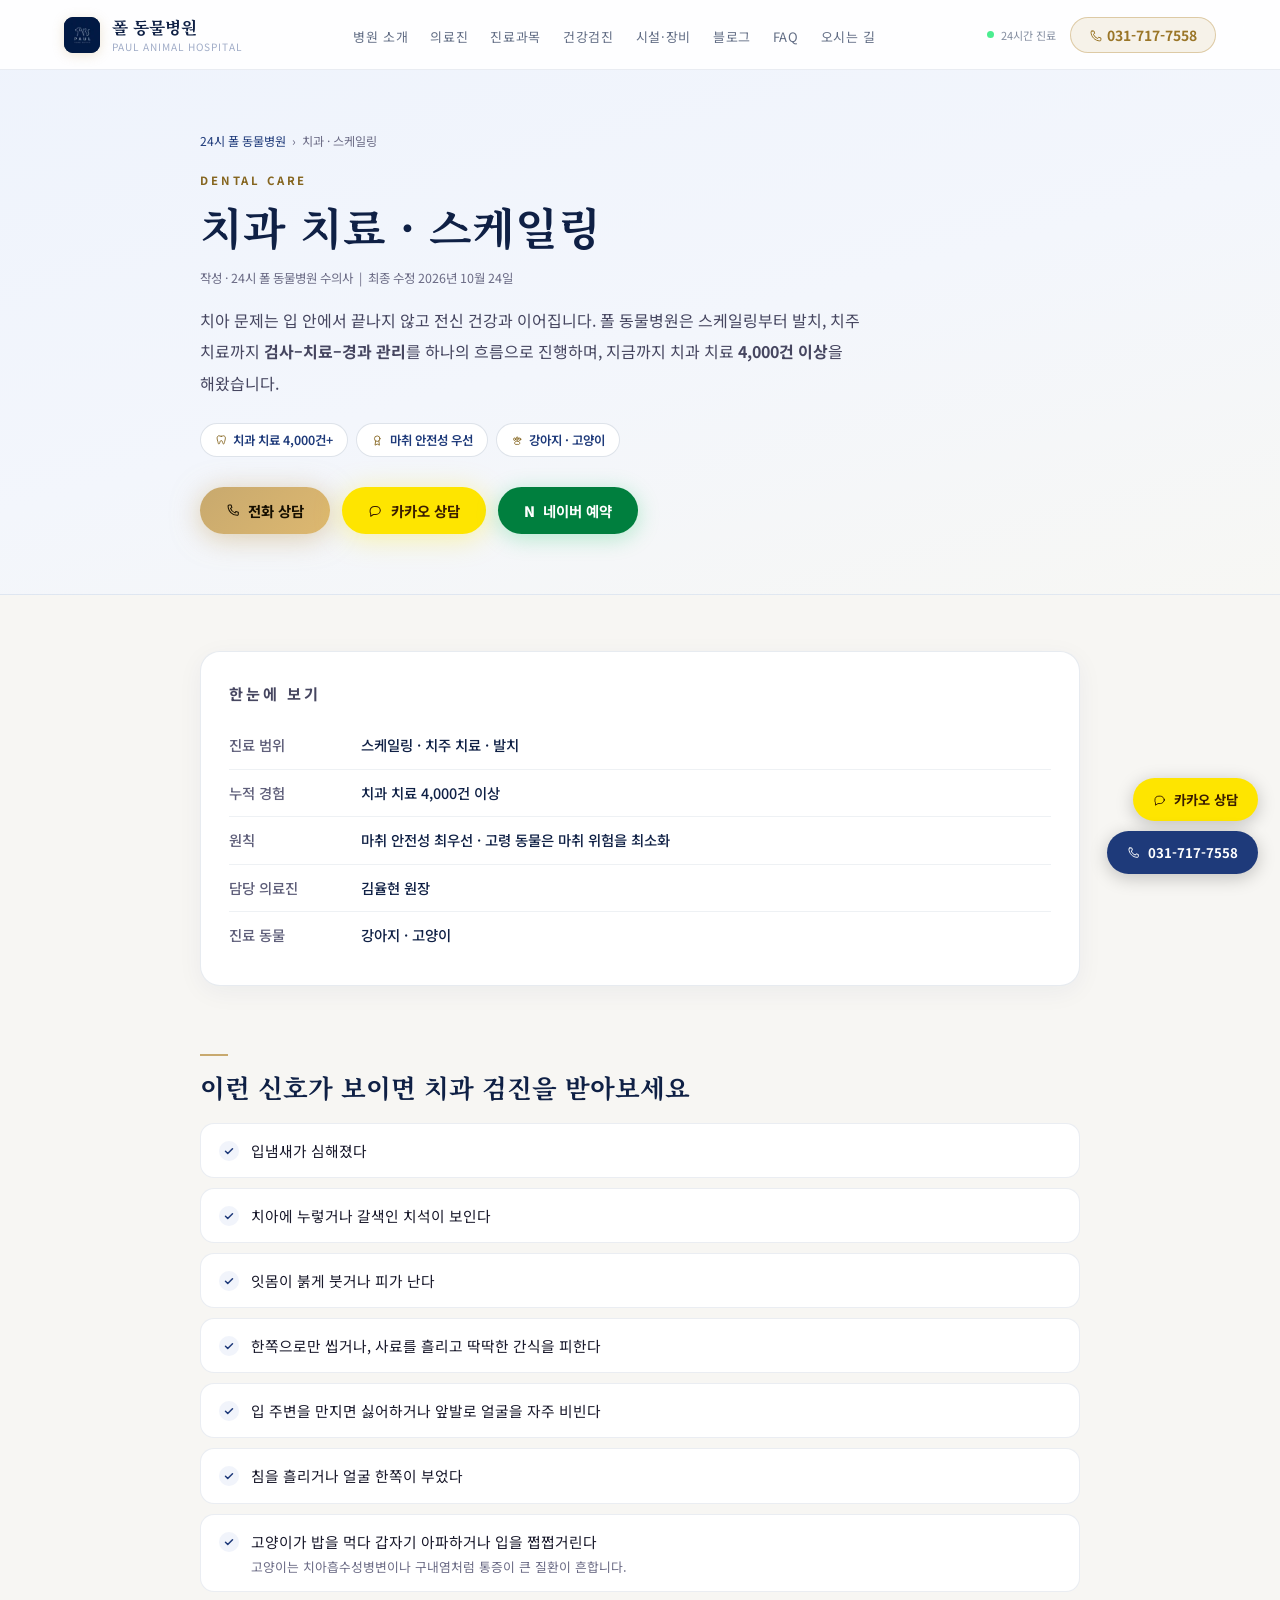
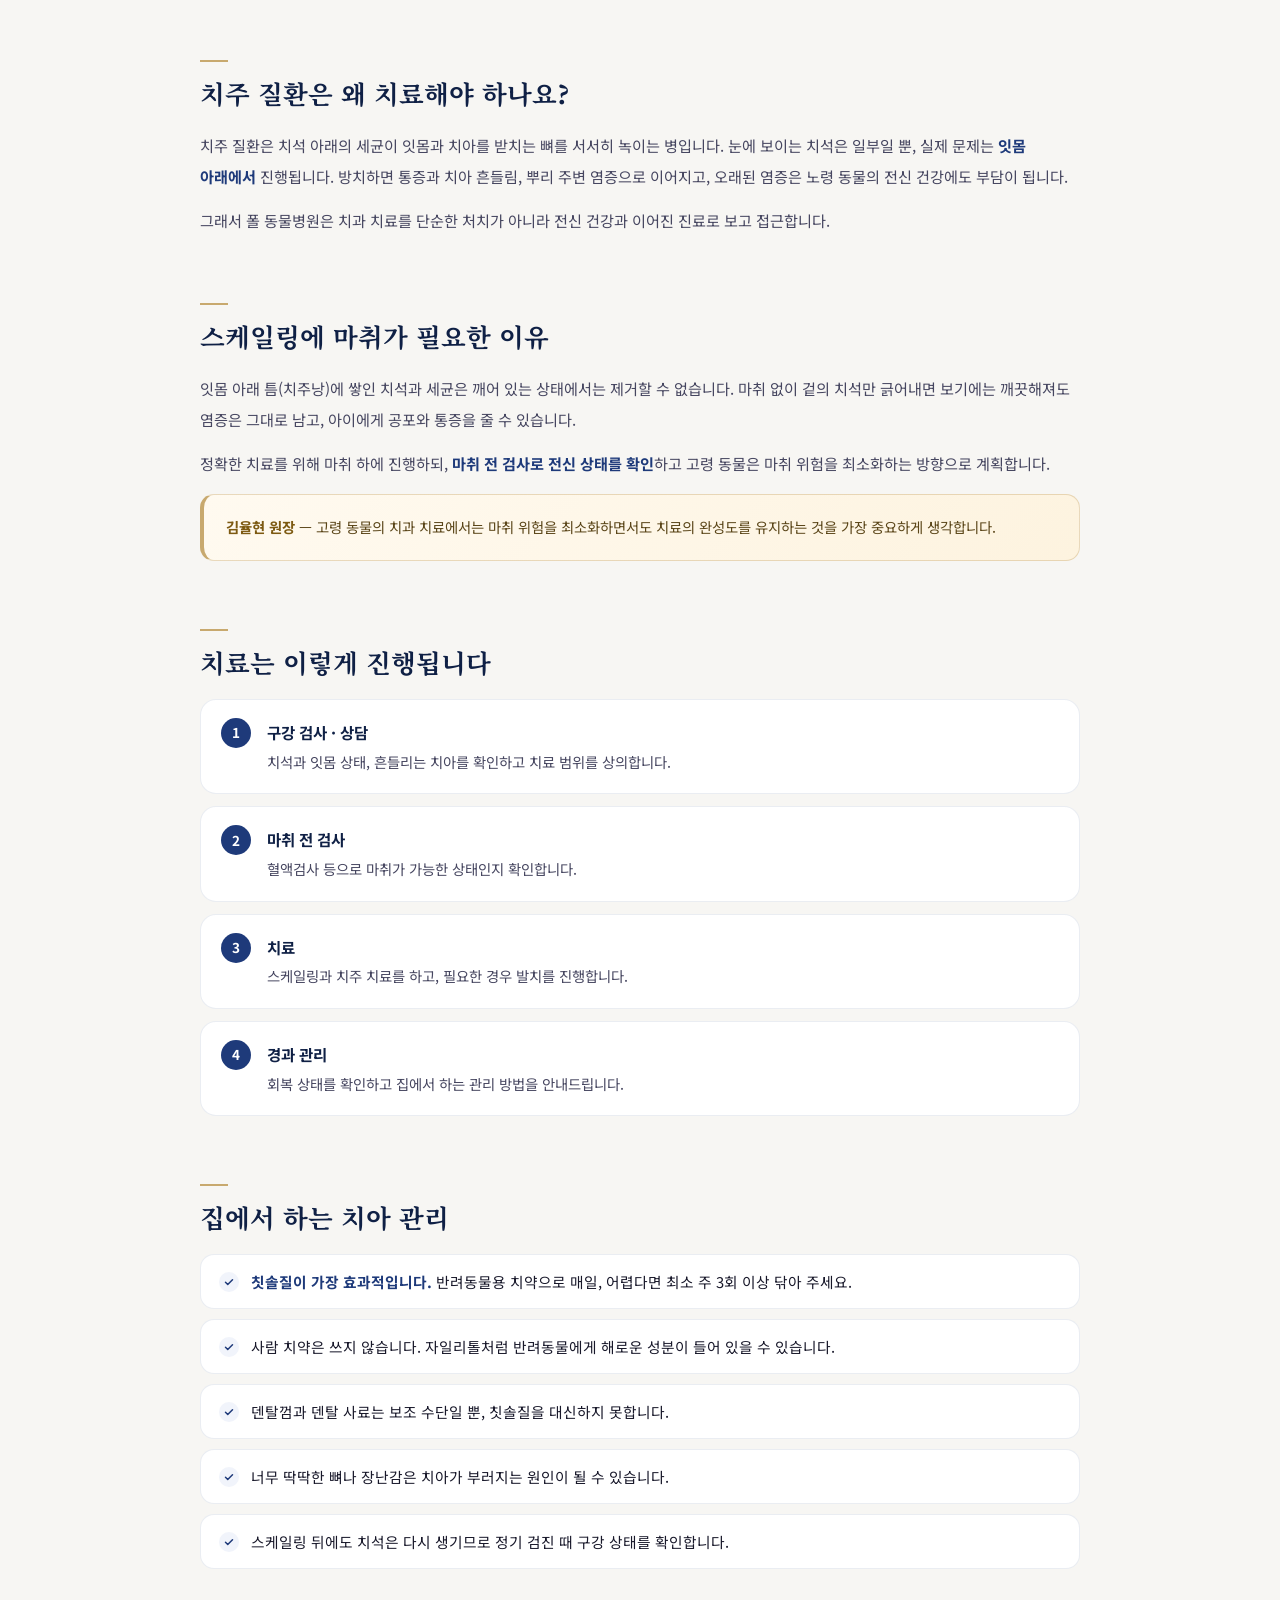
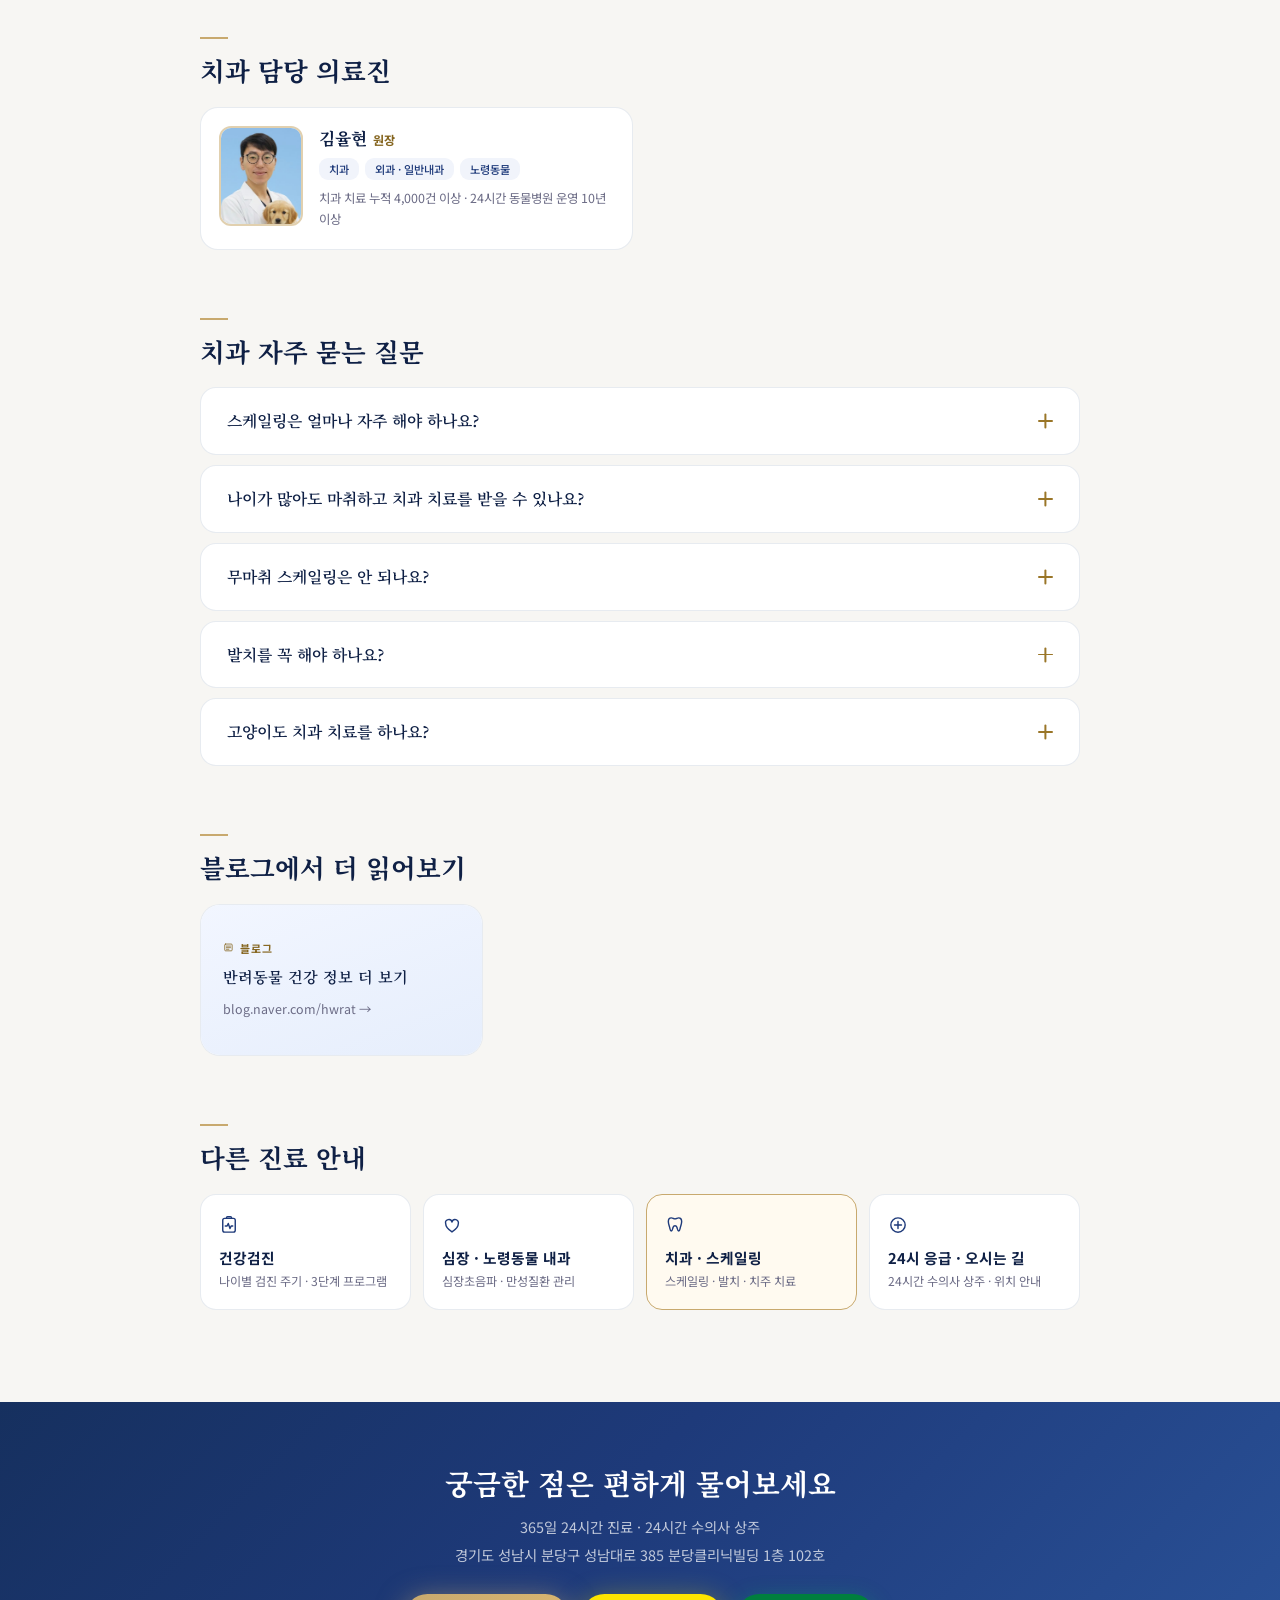
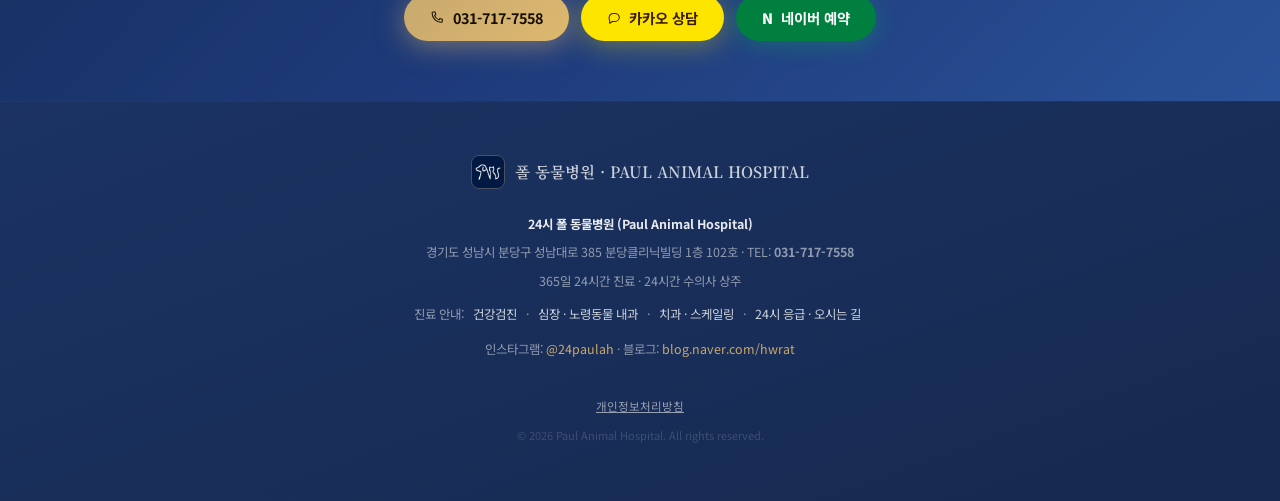
<file: site/dental/index.html>
<!DOCTYPE html>
<html lang="ko"><head>
<meta charset="UTF-8">
<meta name="viewport" content="width=device-width, initial-scale=1.0">
<title>강아지·고양이 치과·스케일링 | 분당 폴 동물병원</title>
<meta name="description" content="분당 정자동 폴 동물병원 치과 진료. 스케일링·발치·치주 치료 누적 4,000건 이상. 고령 동물의 마취 위험을 줄이는 데 집중합니다.">
<meta name="robots" content="index, follow, max-image-preview:large">
<link rel="canonical" href="https://paulah.co.kr/dental/">
<link rel="icon" href="../favicon.ico?v=2" sizes="any">
<link rel="icon" type="image/png" sizes="32x32" href="../favicon-32.png?v=2">
<link rel="icon" type="image/png" sizes="16x16" href="../favicon-16.png?v=2">
<link rel="apple-touch-icon" sizes="180x180" href="../apple-touch-icon.png?v=2">
<meta property="og:type" content="website">
<meta property="og:site_name" content="24시 폴 동물병원">
<meta property="og:locale" content="ko_KR">
<meta property="og:title" content="강아지·고양이 치과·스케일링 | 분당 폴 동물병원">
<meta property="og:description" content="분당 정자동 폴 동물병원 치과 진료. 스케일링·발치·치주 치료 누적 4,000건 이상. 고령 동물의 마취 위험을 줄이는 데 집중합니다.">
<meta property="og:url" content="https://paulah.co.kr/dental/">
<meta property="og:image" content="https://paulah.co.kr/og-image.jpg?v=2">
<meta property="og:image:width" content="1200">
<meta property="og:image:height" content="630">
<meta name="twitter:card" content="summary_large_image">
<meta name="theme-color" content="#021a43">
<script type="application/ld+json">{"@context": "https://schema.org", "@graph": [{"@type": "WebPage", "@id": "https://paulah.co.kr/dental/#webpage", "url": "https://paulah.co.kr/dental/", "name": "강아지·고양이 치과·스케일링 | 분당 폴 동물병원", "description": "분당 정자동 폴 동물병원 치과 진료. 스케일링·발치·치주 치료 누적 4,000건 이상. 고령 동물의 마취 위험을 줄이는 데 집중합니다.", "inLanguage": "ko-KR", "isPartOf": {"@type": "WebSite", "@id": "https://paulah.co.kr/#website", "name": "24시 폴 동물병원", "url": "https://paulah.co.kr/"}, "about": {"@id": "https://paulah.co.kr/#clinic"}, "primaryImageOfPage": {"@type": "ImageObject", "url": "https://paulah.co.kr/og-image.jpg?v=2"}, "datePublished": "2026-10-22", "dateModified": "2026-10-24", "author": {"@id": "https://paulah.co.kr/#clinic"}, "publisher": {"@id": "https://paulah.co.kr/#clinic"}, "breadcrumb": {"@id": "https://paulah.co.kr/dental/#breadcrumb"}}, {"@type": "BreadcrumbList", "@id": "https://paulah.co.kr/dental/#breadcrumb", "itemListElement": [{"@type": "ListItem", "position": 1, "name": "홈", "item": "https://paulah.co.kr/"}, {"@type": "ListItem", "position": 2, "name": "치과 · 스케일링", "item": "https://paulah.co.kr/dental/"}]}, {"@type": "VeterinaryCare", "@id": "https://paulah.co.kr/#clinic", "name": "24시 폴 동물병원", "url": "https://paulah.co.kr/", "telephone": "+82-31-717-7558", "image": "https://paulah.co.kr/og-image.jpg?v=2", "address": {"@type": "PostalAddress", "streetAddress": "성남대로 385 분당클리닉빌딩 1층 102호", "addressLocality": "성남시 분당구", "addressRegion": "경기도", "addressCountry": "KR"}, "openingHoursSpecification": [{"@type": "OpeningHoursSpecification", "dayOfWeek": ["Monday", "Tuesday", "Wednesday", "Thursday", "Friday", "Saturday", "Sunday"], "opens": "00:00", "closes": "23:59"}]}, {"@type": "FAQPage", "@id": "https://paulah.co.kr/dental/#faq", "mainEntity": [{"@type": "Question", "name": "스케일링은 얼마나 자주 해야 하나요?", "acceptedAnswer": {"@type": "Answer", "text": "입 안 상태와 집에서의 관리 정도에 따라 다릅니다. 정기 검진 때 구강 상태를 확인해 시기를 안내드리며, 칫솔질을 꾸준히 하면 간격을 늘릴 수 있습니다."}}, {"@type": "Question", "name": "나이가 많아도 마취하고 치과 치료를 받을 수 있나요?", "acceptedAnswer": {"@type": "Answer", "text": "나이 자체보다 전신 상태가 중요합니다. 마취 전 검사로 상태를 확인하고, 고령 동물은 마취 위험을 최소화하는 방향으로 계획합니다. 치주 질환을 방치하는 것도 통증과 염증이라는 부담이 되므로 상담을 통해 함께 결정합니다."}}, {"@type": "Question", "name": "무마취 스케일링은 안 되나요?", "acceptedAnswer": {"@type": "Answer", "text": "깨어 있는 상태에서는 잇몸 아래 치석과 세균을 제거할 수 없어, 겉만 깨끗해지고 염증은 남습니다. 아이에게 공포와 통증을 줄 수도 있어 마취 하 스케일링을 권합니다."}}, {"@type": "Question", "name": "발치를 꼭 해야 하나요?", "acceptedAnswer": {"@type": "Answer", "text": "흔들리거나 뿌리 주변까지 염증이 진행된 치아, 부러져 신경이 드러난 치아, 고양이의 치아흡수성병변처럼 통증의 원인이 되는 치아는 발치가 아이를 편하게 하는 방법일 때가 많습니다. 치아 상태를 확인한 뒤 필요성과 범위를 설명드립니다."}}, {"@type": "Question", "name": "고양이도 치과 치료를 하나요?", "acceptedAnswer": {"@type": "Answer", "text": "네. 고양이는 치아흡수성병변과 구내염이 흔하고 통증을 잘 숨깁니다. 밥 먹는 모습이 달라졌거나 입냄새가 심해졌다면 진료를 받아보세요."}}]}]}</script>
<link href="https://fonts.googleapis.com/css2?family=Noto+Sans+KR:wght@300;400;500;700;900&family=Noto+Serif+KR:wght@400;600;700&display=swap" rel="stylesheet">
<link rel="stylesheet" href="../assets/base.css?v=598dc72a">
<link rel="stylesheet" href="../assets/page.css?v=598dc72a">
<link rel="alternate" type="application/rss+xml" title="24시 폴 동물병원" href="https://paulah.co.kr/rss.xml">
</head>
<body><svg width="0" height="0" style="position:absolute" aria-hidden="true" focusable="false"><defs>
<symbol id="i-phone" viewBox="0 0 24 24"><path d="M5.2 3.5h3.4l1.2 4.1-2.3 1.4a12.4 12.4 0 0 0 7.5 7.5l1.4-2.3 4.1 1.2v3.4a1.7 1.7 0 0 1-1.9 1.7C10.4 20.3 3.7 13.6 3.5 5.4a1.7 1.7 0 0 1 1.7-1.9Z"></path></symbol>
<symbol id="i-chat" viewBox="0 0 24 24"><path d="M20.5 11.8a7.3 7.3 0 0 1-7.3 7.3H9l-4.5 3v-4.4a7.3 7.3 0 0 1-1-3.7v-1a7.3 7.3 0 0 1 7.3-7.3h2.4a7.3 7.3 0 0 1 7.3 7.3Z"></path></symbol>
<symbol id="i-checkup" viewBox="0 0 24 24"><rect x="4.5" y="4" width="15" height="16.5" rx="2.2"></rect><path d="M9 4V3.2A1.2 1.2 0 0 1 10.2 2h3.6A1.2 1.2 0 0 1 15 3.2V4"></path><path d="M7.5 13.2h2.2l1.4-3.1 2.1 6.2 1.4-3.1h1.9"></path></symbol>
<symbol id="i-heart" viewBox="0 0 24 24"><path d="M12 20.3S4.4 15.6 4.4 10.3A3.9 3.9 0 0 1 12 8.4a3.9 3.9 0 0 1 7.6 1.9c0 5.3-7.6 10-7.6 10Z"></path></symbol>
<symbol id="i-tooth" viewBox="0 0 24 24"><path d="M12 4.6c-1.9 0-2.5-1.2-4.4-1.2S4 5.2 4 7.9c0 2.9 1 4.4 1.6 7 .5 2.3.6 4.3 1.9 4.3 1.4 0 1.6-2.4 2.2-4.5.4-1.2.8-1.9 2.3-1.9s1.9.7 2.3 1.9c.6 2.1.8 4.5 2.2 4.5 1.3 0 1.4-2 1.9-4.3.6-2.6 1.6-4.1 1.6-7 0-2.7-1.7-4.5-3.6-4.5S13.9 4.6 12 4.6Z"></path></symbol>
<symbol id="i-paw" viewBox="0 0 24 24"><ellipse cx="6.9" cy="10.1" rx="1.9" ry="2.4"></ellipse><ellipse cx="11.9" cy="8.2" rx="1.9" ry="2.5"></ellipse><ellipse cx="16.9" cy="10.1" rx="1.9" ry="2.4"></ellipse><path d="M11.9 13.4c-2.7 0-4.9 2-4.9 4.2 0 1.6 1.3 2.6 2.9 2.6.9 0 1.4-.3 2-.3s1.1.3 2 .3c1.6 0 2.9-1 2.9-2.6 0-2.2-2.2-4.2-4.9-4.2Z"></path></symbol>
<symbol id="i-award" viewBox="0 0 24 24"><circle cx="12" cy="9" r="5.3"></circle><path d="M8.9 13.4 7.8 21.5 12 19.3l4.2 2.2-1.1-8.1"></path></symbol>
<symbol id="i-calendar" viewBox="0 0 24 24"><rect x="3.5" y="5" width="17" height="15.5" rx="2.2"></rect><path d="M3.5 10h17M8.3 3v4M15.7 3v4"></path></symbol>
<symbol id="i-clock" viewBox="0 0 24 24"><circle cx="12" cy="12" r="8.6"></circle><path d="M12 7v5.2l3.3 2"></path></symbol>
<symbol id="i-scope" viewBox="0 0 24 24"><circle cx="10.8" cy="10.8" r="6.6"></circle><path d="M15.6 15.6 20.6 20.6"></path></symbol>
<symbol id="i-leaf" viewBox="0 0 24 24"><path d="M4.5 19.5c0-8.3 5.3-13.5 15-13.5 0 9.4-5.3 13.5-11.3 13.5H4.5Z"></path><path d="M4.5 19.5c2.2-4.3 5.3-6.9 9.3-8.5"></path></symbol>
<symbol id="i-scissors" viewBox="0 0 24 24"><circle cx="6.2" cy="18" r="2.4"></circle><circle cx="17.8" cy="18" r="2.4"></circle><path d="M7.9 16.3 19 4M16.1 16.3 5 4"></path></symbol>
<symbol id="i-emergency" viewBox="0 0 24 24"><circle cx="12" cy="12" r="8.6"></circle><path d="M12 7.8v8.4M7.8 12h8.4"></path></symbol>
<symbol id="i-dog" viewBox="0 0 24 24"><path d="M6.3 8.4 5.2 3.6l4.2 2.4"></path><path d="M17.7 8.4 18.8 3.6l-4.2 2.4"></path><path d="M12 5.6c-3.8 0-6.3 3-6.3 6.9s2.5 6.9 6.3 6.9 6.3-3 6.3-6.9-2.5-6.9-6.3-6.9Z"></path><path d="M10 11.7h.01M14 11.7h.01"></path><path d="M12 14.4v1.3"></path></symbol>
<symbol id="i-cat" viewBox="0 0 24 24"><path d="M6 10.4 5.2 3.8l4.6 3"></path><path d="M18 10.4 18.8 3.8l-4.6 3"></path><path d="M12 6.4c-3.7 0-6.2 2.9-6.2 6.5s2.5 6.5 6.2 6.5 6.2-2.9 6.2-6.5-2.5-6.5-6.2-6.5Z"></path><path d="M9.7 12.4h.01M14.3 12.4h.01"></path><path d="M6.4 14.4h2.2M15.4 14.4h2.2"></path></symbol>
<symbol id="i-dna" viewBox="0 0 24 24"><path d="M8 3c0 4.5 8 4.5 8 9s-8 4.5-8 9"></path><path d="M16 3c0 4.5-8 4.5-8 9s8 4.5 8 9"></path><path d="M9.4 6.8h5.2M8.6 12h6.8M9.4 17.2h5.2"></path></symbol>
<symbol id="i-megaphone" viewBox="0 0 24 24"><path d="M4 10.2v3.6a1.3 1.3 0 0 0 1.3 1.3h2.2l7.3 4.2V4.7L7.5 8.9H5.3A1.3 1.3 0 0 0 4 10.2Z"></path><path d="M18.4 9.2a3.8 3.8 0 0 1 0 5.6"></path></symbol>
<symbol id="i-article" viewBox="0 0 24 24"><rect x="3.8" y="4.5" width="16.4" height="15" rx="2"></rect><path d="M7.4 9h9.2M7.4 12.5h9.2M7.4 16h5.6"></path></symbol>
<symbol id="i-pin" viewBox="0 0 24 24"><path d="M12 21.2s7-6 7-11.2a7 7 0 1 0-14 0c0 5.2 7 11.2 7 11.2Z"></path><circle cx="12" cy="9.8" r="2.6"></circle></symbol>
</defs></svg>

<!-- 이 파일은 tools/build.py 가 tools/pages/dental.html 로 만든 결과물입니다. 문구는 원고 파일에서 고치세요. -->
<nav id="topnav">
  <a href="../" class="nl">
    <div class="nlm-img" style="background:#0D1F3C;display:flex;align-items:center;justify-content:center;"><img src="../images/logo-nav.webp" alt="" style="width:100%;height:100%;object-fit:contain;"></div>
    <div><div class="nn">폴 동물병원</div><div class="ne">PAUL ANIMAL HOSPITAL</div></div>
  </a>
  <ul class="nls">
    <li><a href="../#about">병원 소개</a></li>
    <li><a href="../#doctors">의료진</a></li>
    <li><a href="../#dept">진료과목</a></li>
    <li><a href="../#checkup">건강검진</a></li>
    <li><a href="../#equip">시설·장비</a></li>
    <li><a href="../#blog">블로그</a></li>
    <li><a href="../#faq">FAQ</a></li>
    <li><a href="../#contact">오시는 길</a></li>
  </ul>
  <div class="nr">
    <div class="lp"><div class="ld"></div><span>24시간 진료</span></div>
    <a href="tel:031-717-7558" class="nt"><svg class="ic"><use href="#i-phone"></use></svg> 031-717-7558</a>
  </div>
  <div id="hamburger" onclick="toggleMenu()"><span></span><span></span><span></span></div>
</nav>
<div class="mobile-menu" id="mobileMenu">
  <ul>
    <li><a href="../#about" onclick="closeMenu()">병원 소개</a></li>
    <li><a href="../#doctors" onclick="closeMenu()">의료진</a></li>
    <li><a href="../#dept" onclick="closeMenu()">진료과목</a></li>
    <li><a href="../#checkup" onclick="closeMenu()">건강검진</a></li>
    <li><a href="../#equip" onclick="closeMenu()">시설·장비</a></li>
    <li><a href="../#blog" onclick="closeMenu()">블로그</a></li>
    <li><a href="../#faq" onclick="closeMenu()">자주 묻는 질문</a></li>
    <li><a href="../#contact" onclick="closeMenu()">오시는 길</a></li>
    <li><a href="tel:031-717-7558" style="color:var(--gold);font-weight:700;"><svg class="ic"><use href="#i-phone"></use></svg> 031-717-7558</a></li>
  </ul>
</div>

<header class="sp-hero">
  <div class="sp-wrap">
    <div class="sp-crumb"><a href="../">24시 폴 동물병원</a><span>›</span><span>치과 · 스케일링</span></div>
    <p class="ey">DENTAL CARE</p>
    <h1 class="sp-h1">치과 치료 · 스케일링</h1>
    <p class="sp-meta">작성 · 24시 폴 동물병원 수의사 &nbsp;|&nbsp; 최종 수정 <time datetime="2026-10-24">2026년 10월 24일</time></p>
<p class="sp-lead">치아 문제는 입 안에서 끝나지 않고 전신 건강과 이어집니다. 폴 동물병원은 스케일링부터 발치, 치주 치료까지 <strong>검사–치료–경과 관리</strong>를 하나의 흐름으로 진행하며, 지금까지 치과 치료 <strong>4,000건 이상</strong>을 해왔습니다.</p>
    <div class="sp-chips">
      <span class="sp-chip"><svg class="ic"><use href="#i-tooth"></use></svg>치과 치료 4,000건+</span>
      <span class="sp-chip"><svg class="ic"><use href="#i-award"></use></svg>마취 안전성 우선</span>
      <span class="sp-chip"><svg class="ic"><use href="#i-paw"></use></svg>강아지 · 고양이</span>
    </div>
    <div class="sp-cta">
      <a href="tel:031-717-7558" class="bpg"><svg class="ic"><use href="#i-phone"></use></svg> 전화 상담</a>
      <a href="https://pf.kakao.com/_xfkxekM/chat" target="_blank" rel="noopener" class="bkk"><svg class="ic"><use href="#i-chat"></use></svg> 카카오 상담</a>
      <a href="https://naver.me/xKyevLBK" target="_blank" rel="noopener" class="bnv"><b>N</b> 네이버 예약</a>
    </div>
  </div>
</header>

<main class="sp-main">
  <div class="sp-wrap">
<section class="sp-sec">
      <div class="sp-sum">
        <p class="sp-sum-t">한눈에 보기</p>
        <dl>
          <dt>진료 범위</dt><dd>스케일링 · 치주 치료 · 발치</dd>
          <dt>누적 경험</dt><dd>치과 치료 4,000건 이상</dd>
          <dt>원칙</dt><dd>마취 안전성 최우선 · 고령 동물은 마취 위험을 최소화</dd>
          <dt>담당 의료진</dt><dd>김율현 원장</dd>
          <dt>진료 동물</dt><dd>강아지 · 고양이</dd>
        </dl>
      </div>
    </section>

    <section class="sp-sec">
      <h2 class="sp-h2">이런 신호가 보이면 치과 검진을 받아보세요</h2>
      <ul class="sp-list">
        <li>입냄새가 심해졌다</li>
        <li>치아에 누렇거나 갈색인 치석이 보인다</li>
        <li>잇몸이 붉게 붓거나 피가 난다</li>
        <li>한쪽으로만 씹거나, 사료를 흘리고 딱딱한 간식을 피한다</li>
        <li>입 주변을 만지면 싫어하거나 앞발로 얼굴을 자주 비빈다</li>
        <li>침을 흘리거나 얼굴 한쪽이 부었다</li>
        <li>고양이가 밥을 먹다 갑자기 아파하거나 입을 쩝쩝거린다<small>고양이는 치아흡수성병변이나 구내염처럼 통증이 큰 질환이 흔합니다.</small></li>
      </ul>
    </section>

    <section class="sp-sec">
      <h2 class="sp-h2">치주 질환은 왜 치료해야 하나요?</h2>
      <p>치주 질환은 치석 아래의 세균이 잇몸과 치아를 받치는 뼈를 서서히 녹이는 병입니다. 눈에 보이는 치석은 일부일 뿐, 실제 문제는 <strong>잇몸 아래에서</strong> 진행됩니다. 방치하면 통증과 치아 흔들림, 뿌리 주변 염증으로 이어지고, 오래된 염증은 노령 동물의 전신 건강에도 부담이 됩니다.</p>
      <p>그래서 폴 동물병원은 치과 치료를 단순한 처치가 아니라 전신 건강과 이어진 진료로 보고 접근합니다.</p>
    </section>

    <section class="sp-sec">
      <h2 class="sp-h2">스케일링에 마취가 필요한 이유</h2>
      <p>잇몸 아래 틈(치주낭)에 쌓인 치석과 세균은 깨어 있는 상태에서는 제거할 수 없습니다. 마취 없이 겉의 치석만 긁어내면 보기에는 깨끗해져도 염증은 그대로 남고, 아이에게 공포와 통증을 줄 수 있습니다.</p>
      <p>정확한 치료를 위해 마취 하에 진행하되, <strong>마취 전 검사로 전신 상태를 확인</strong>하고 고령 동물은 마취 위험을 최소화하는 방향으로 계획합니다.</p>
      <div class="sp-tip"><p><b>김율현 원장</b> — 고령 동물의 치과 치료에서는 마취 위험을 최소화하면서도 치료의 완성도를 유지하는 것을 가장 중요하게 생각합니다.</p></div>
    </section>

    <section class="sp-sec">
      <h2 class="sp-h2">치료는 이렇게 진행됩니다</h2>
      <ol class="sp-steps">
        <li><b>구강 검사 · 상담</b>치석과 잇몸 상태, 흔들리는 치아를 확인하고 치료 범위를 상의합니다.</li>
        <li><b>마취 전 검사</b>혈액검사 등으로 마취가 가능한 상태인지 확인합니다.</li>
        <li><b>치료</b>스케일링과 치주 치료를 하고, 필요한 경우 발치를 진행합니다.</li>
        <li><b>경과 관리</b>회복 상태를 확인하고 집에서 하는 관리 방법을 안내드립니다.</li>
      </ol>
    </section>

    <section class="sp-sec">
      <h2 class="sp-h2">집에서 하는 치아 관리</h2>
      <ul class="sp-list">
        <li><strong>칫솔질이 가장 효과적입니다.</strong> 반려동물용 치약으로 매일, 어렵다면 최소 주 3회 이상 닦아 주세요.</li>
        <li>사람 치약은 쓰지 않습니다. 자일리톨처럼 반려동물에게 해로운 성분이 들어 있을 수 있습니다.</li>
        <li>덴탈껌과 덴탈 사료는 보조 수단일 뿐, 칫솔질을 대신하지 못합니다.</li>
        <li>너무 딱딱한 뼈나 장난감은 치아가 부러지는 원인이 될 수 있습니다.</li>
        <li>스케일링 뒤에도 치석은 다시 생기므로 정기 검진 때 구강 상태를 확인합니다.</li>
      </ul>
    </section>

    <section class="sp-sec">
      <h2 class="sp-h2">치과 담당 의료진</h2>
      <div class="sp-docs">
        <div class="sp-doc"><img loading="lazy" src="../images/doctor-kim-yulhyun.jpg" alt="김율현 원장">
          <div><div class="sp-doc-n">김율현<span>원장</span></div>
            <div class="dctags"><span class="dct">치과</span><span class="dct">외과 · 일반내과</span><span class="dct">노령동물</span></div>
            <p class="sp-doc-c">치과 치료 누적 4,000건 이상 · 24시간 동물병원 운영 10년 이상</p></div></div>
      </div>
    </section>

    <section class="sp-sec">
      <h2 class="sp-h2">치과 자주 묻는 질문</h2>
      <div class="faq-list">
        <details class="faq-item">
          <summary>스케일링은 얼마나 자주 해야 하나요?<span class="faq-mark"></span></summary>
          <div class="faq-a">입 안 상태와 집에서의 관리 정도에 따라 다릅니다. 정기 검진 때 구강 상태를 확인해 시기를 안내드리며, 칫솔질을 꾸준히 하면 간격을 늘릴 수 있습니다.</div>
        </details>
        <details class="faq-item">
          <summary>나이가 많아도 마취하고 치과 치료를 받을 수 있나요?<span class="faq-mark"></span></summary>
          <div class="faq-a">나이 자체보다 전신 상태가 중요합니다. 마취 전 검사로 상태를 확인하고, 고령 동물은 마취 위험을 최소화하는 방향으로 계획합니다. 치주 질환을 방치하는 것도 통증과 염증이라는 부담이 되므로 상담을 통해 함께 결정합니다.</div>
        </details>
        <details class="faq-item">
          <summary>무마취 스케일링은 안 되나요?<span class="faq-mark"></span></summary>
          <div class="faq-a">깨어 있는 상태에서는 잇몸 아래 치석과 세균을 제거할 수 없어, 겉만 깨끗해지고 염증은 남습니다. 아이에게 공포와 통증을 줄 수도 있어 마취 하 스케일링을 권합니다.</div>
        </details>
        <details class="faq-item">
          <summary>발치를 꼭 해야 하나요?<span class="faq-mark"></span></summary>
          <div class="faq-a">흔들리거나 뿌리 주변까지 염증이 진행된 치아, 부러져 신경이 드러난 치아, 고양이의 치아흡수성병변처럼 통증의 원인이 되는 치아는 발치가 아이를 편하게 하는 방법일 때가 많습니다. 치아 상태를 확인한 뒤 필요성과 범위를 설명드립니다.</div>
        </details>
        <details class="faq-item">
          <summary>고양이도 치과 치료를 하나요?<span class="faq-mark"></span></summary>
          <div class="faq-a">네. 고양이는 치아흡수성병변과 구내염이 흔하고 통증을 잘 숨깁니다. 밥 먹는 모습이 달라졌거나 입냄새가 심해졌다면 진료를 받아보세요.</div>
        </details>
      </div>
    </section>

    <section class="sp-sec">
      <h2 class="sp-h2">블로그에서 더 읽어보기</h2>
      <div class="sp-blogs">
        <a href="https://blog.naver.com/hwrat" target="_blank" rel="noopener" class="blog-card">
          <div class="sp-blog-txt"><div class="blog-tag"><svg class="ic"><use href="#i-article"></use></svg> 블로그</div><div class="blog-title">반려동물 건강 정보 더 보기</div><div class="blog-desc">blog.naver.com/hwrat →</div></div>
        </a>
      </div>
    </section>

    <section class="sp-sec">
      <h2 class="sp-h2">다른 진료 안내</h2>
      <div class="sp-topics">
      <a href="../checkup/" class="sp-topic"><svg class="ic"><use href="#i-checkup"></use></svg><b>건강검진</b><span>나이별 검진 주기 · 3단계 프로그램</span></a>
      <a href="../heart/" class="sp-topic"><svg class="ic"><use href="#i-heart"></use></svg><b>심장 · 노령동물 내과</b><span>심장초음파 · 만성질환 관리</span></a>
      <a href="../dental/" class="sp-topic on"><svg class="ic"><use href="#i-tooth"></use></svg><b>치과 · 스케일링</b><span>스케일링 · 발치 · 치주 치료</span></a>
      <a href="../emergency/" class="sp-topic"><svg class="ic"><use href="#i-emergency"></use></svg><b>24시 응급 · 오시는 길</b><span>24시간 수의사 상주 · 위치 안내</span></a>
      </div>
    </section>
  </div>
</main>

<section class="sp-band">
  <h2>궁금한 점은 편하게 물어보세요</h2>
  <p>365일 24시간 진료 · 24시간 수의사 상주<br>경기도 성남시 분당구 성남대로 385 분당클리닉빌딩 1층 102호</p>
  <div class="sp-cta">
    <a href="tel:031-717-7558" class="bpg"><svg class="ic"><use href="#i-phone"></use></svg> 031-717-7558</a>
    <a href="https://pf.kakao.com/_xfkxekM/chat" target="_blank" rel="noopener" class="bkk"><svg class="ic"><use href="#i-chat"></use></svg> 카카오 상담</a>
    <a href="https://naver.me/xKyevLBK" target="_blank" rel="noopener" class="bnv"><b>N</b> 네이버 예약</a>
  </div>
</section>

<footer>
  <div class="flr">
    <div style="width:34px;height:34px;border-radius:8px;overflow:hidden;border:1px solid rgba(200,169,110,0.28);flex-shrink:0;">
      <img loading="lazy" decoding="async" src="../images/logo-footer.jpg?v=2" alt="폴 동물병원 로고" style="width:100%;height:100%;object-fit:cover;">
    </div>
    <div class="fln">폴 동물병원 · PAUL ANIMAL HOSPITAL</div>
  </div>
  <strong>24시 폴 동물병원 (Paul Animal Hospital)</strong><br>
  경기도 성남시 분당구 성남대로 385 분당클리닉빌딩 1층 102호 · TEL: <a href="tel:031-717-7558" style="color:inherit;font-weight:700;text-decoration:none;">031-717-7558</a><br>
  365일 24시간 진료 · 24시간 수의사 상주<br>
  <div class="ftopics">진료 안내: <a href="../checkup/">건강검진</a> · <a href="../heart/">심장 · 노령동물 내과</a> · <a href="../dental/">치과 · 스케일링</a> · <a href="../emergency/">24시 응급 · 오시는 길</a></div>
  인스타그램: <a href="https://www.instagram.com/24paulah" target="_blank" rel="noopener" style="color:var(--gold);">@24paulah</a> · 블로그: <a href="https://blog.naver.com/hwrat" target="_blank" rel="noopener">blog.naver.com/hwrat</a><br><br>
  <a href="../privacy/" style="font-size:0.72rem;color:rgba(255,255,255,0.55);text-decoration:underline;">개인정보처리방침</a><br>
  <span style="font-size:0.69rem;color:rgba(255,255,255,0.16);">© 2026 Paul Animal Hospital. All rights reserved.</span>
</footer>

<div class="floaters">
  <a href="https://pf.kakao.com/_xfkxekM/chat" target="_blank" rel="noopener" class="fb fk"><svg class="ic"><use href="#i-chat"></use></svg> 카카오 상담</a>
  <a href="tel:031-717-7558" class="fb ft2"><svg class="ic"><use href="#i-phone"></use></svg> 031-717-7558</a>
</div>

<script>
function toggleMenu(){document.getElementById('mobileMenu').classList.toggle('open');}
function closeMenu(){document.getElementById('mobileMenu').classList.remove('open');}
const nav=document.getElementById('topnav');
window.addEventListener('scroll',()=>{nav.style.boxShadow=window.scrollY>60?'0 4px 32px rgba(0,0,0,0.12)':'none';},{passive:true});
</script>

<!-- 네이버 광고 전환추적 (wcs.trans) · 공통키 s_859375249a1 · 광고계정 1732929 와 혼용 금지 -->
<script type="text/javascript" src="//wcs.naver.net/wcslog.js"></script>
<script type="text/javascript">
(function(){
  if (!window.wcs) return;
  if (location.hostname !== "paulah.co.kr") return;  /* 미리보기·테스트 주소에서는 수집 안 함 */
  if (!window.wcs_add) window.wcs_add = {};
  window.wcs_add["wa"] = "s_859375249a1";
  wcs.inflow("paulah.co.kr");
  wcs_do();                                   /* 페이지뷰: 로드당 1회 */
  var MAP = [
    {sel:'a[href^="tel:"]',         type:"custom001"},  /* 전화 버튼 클릭 */
    {sel:'a[href*="pf.kakao.com"]', type:"custom002"},  /* 카카오 상담 이동 */
    {sel:'a[href*="naver.me"]',     type:"custom003"}   /* 네이버 예약 이동 */
  ];
  var last = {};
  document.addEventListener("click", function(e){
    var a = e.target && e.target.closest ? e.target.closest("a") : null;
    if (!a || a.hasAttribute("data-wcs-skip")) return;   /* 진료일정 안내 링크 등은 전환 아님 */
    for (var i = 0; i < MAP.length; i++){
      if (!a.matches(MAP[i].sel)) continue;
      var t = MAP[i].type, now = Date.now();
      if (last[t] && now - last[t] < 1000) return;   /* 연타 중복 방지 */
      last[t] = now;
      try { var _conv = {}; _conv.type = t; wcs.trans(_conv); } catch(err){}
      return;                                        /* 한 클릭 = 한 이벤트 */
    }
  }, true);
})();
</script>
</body></html>
</file>
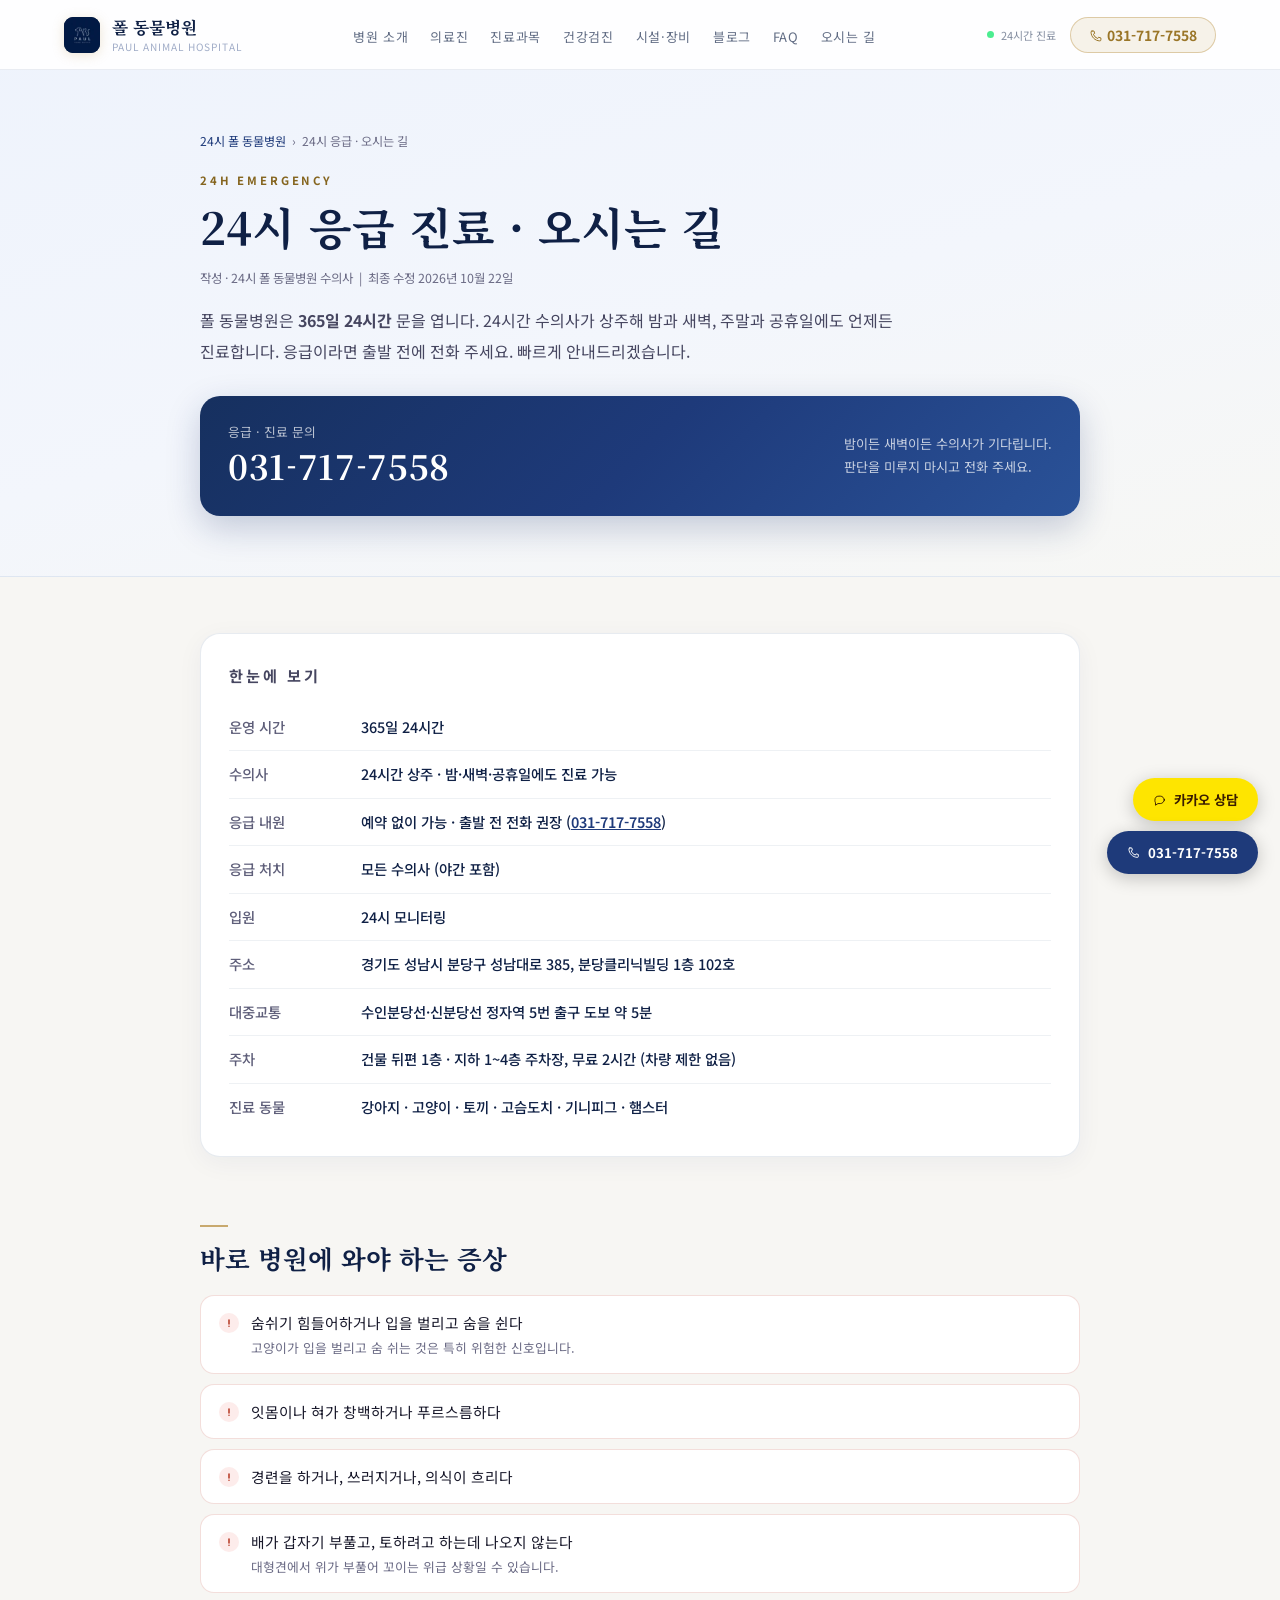
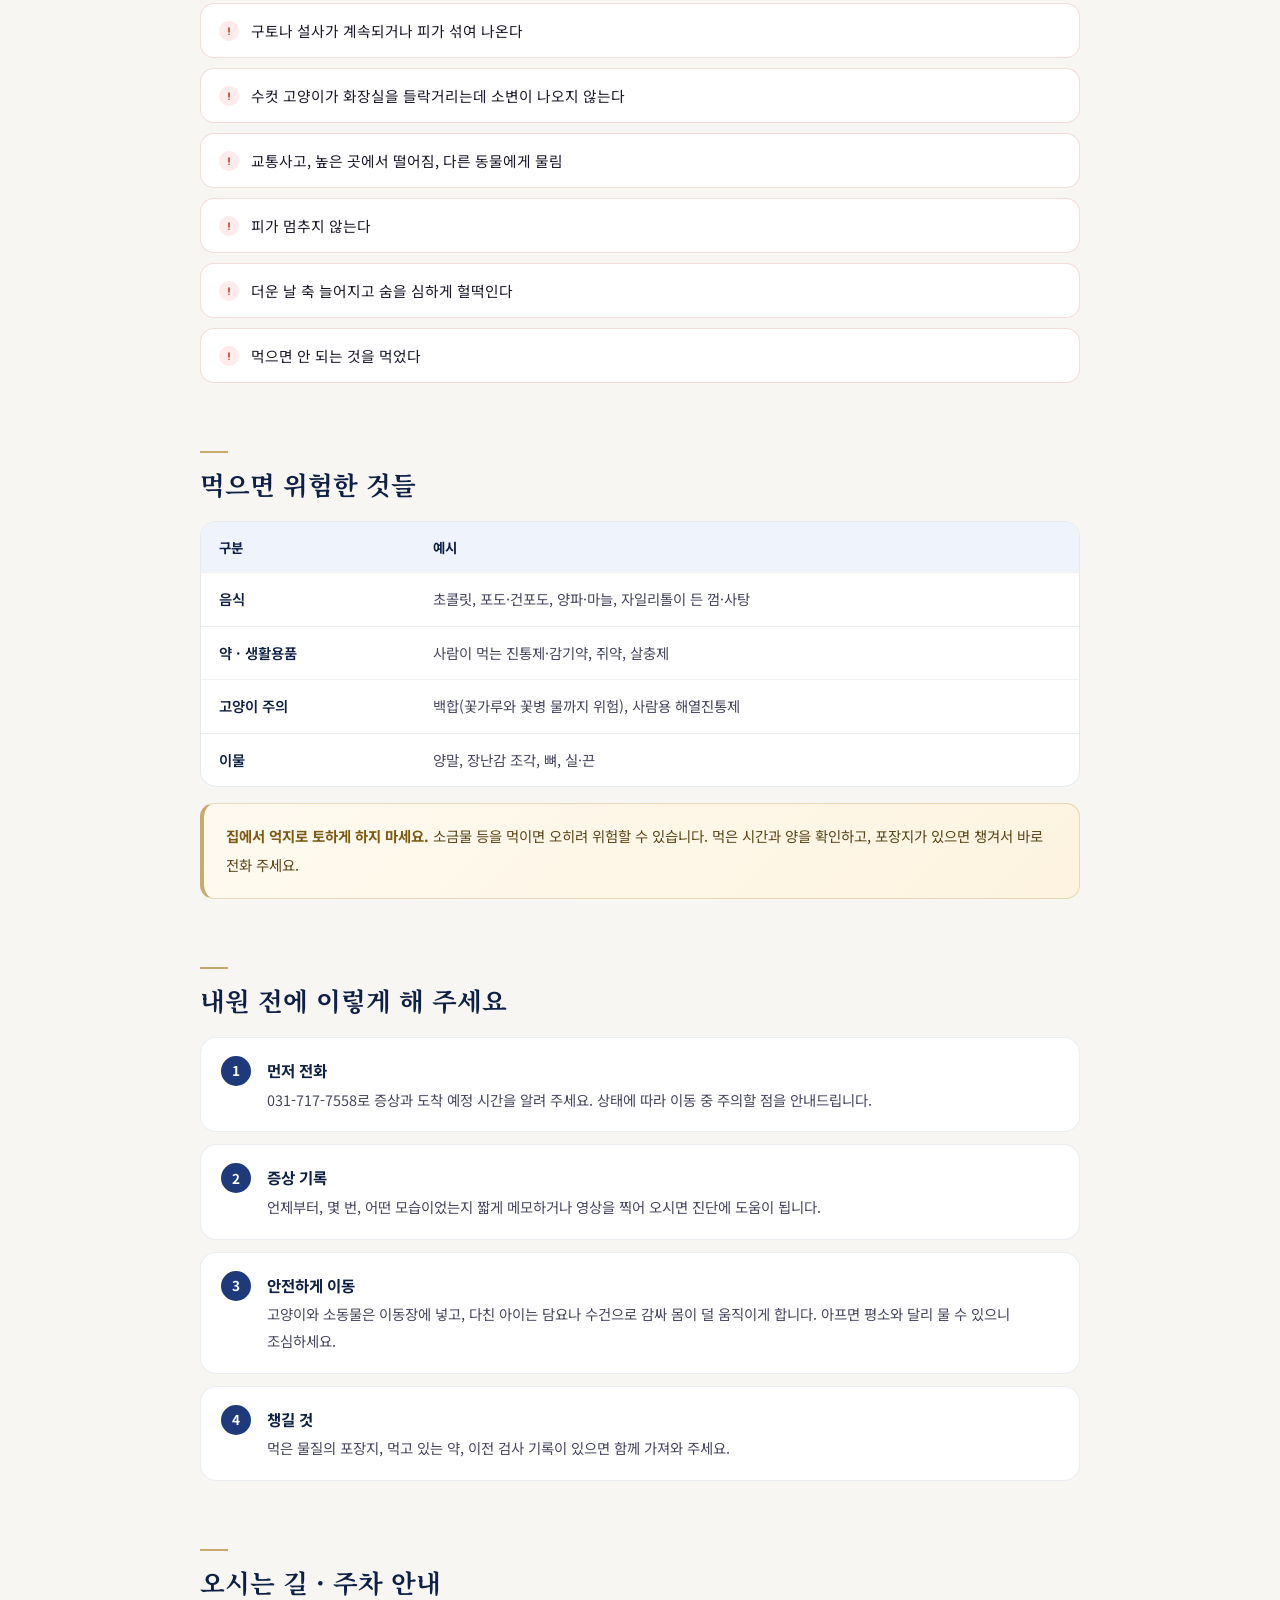
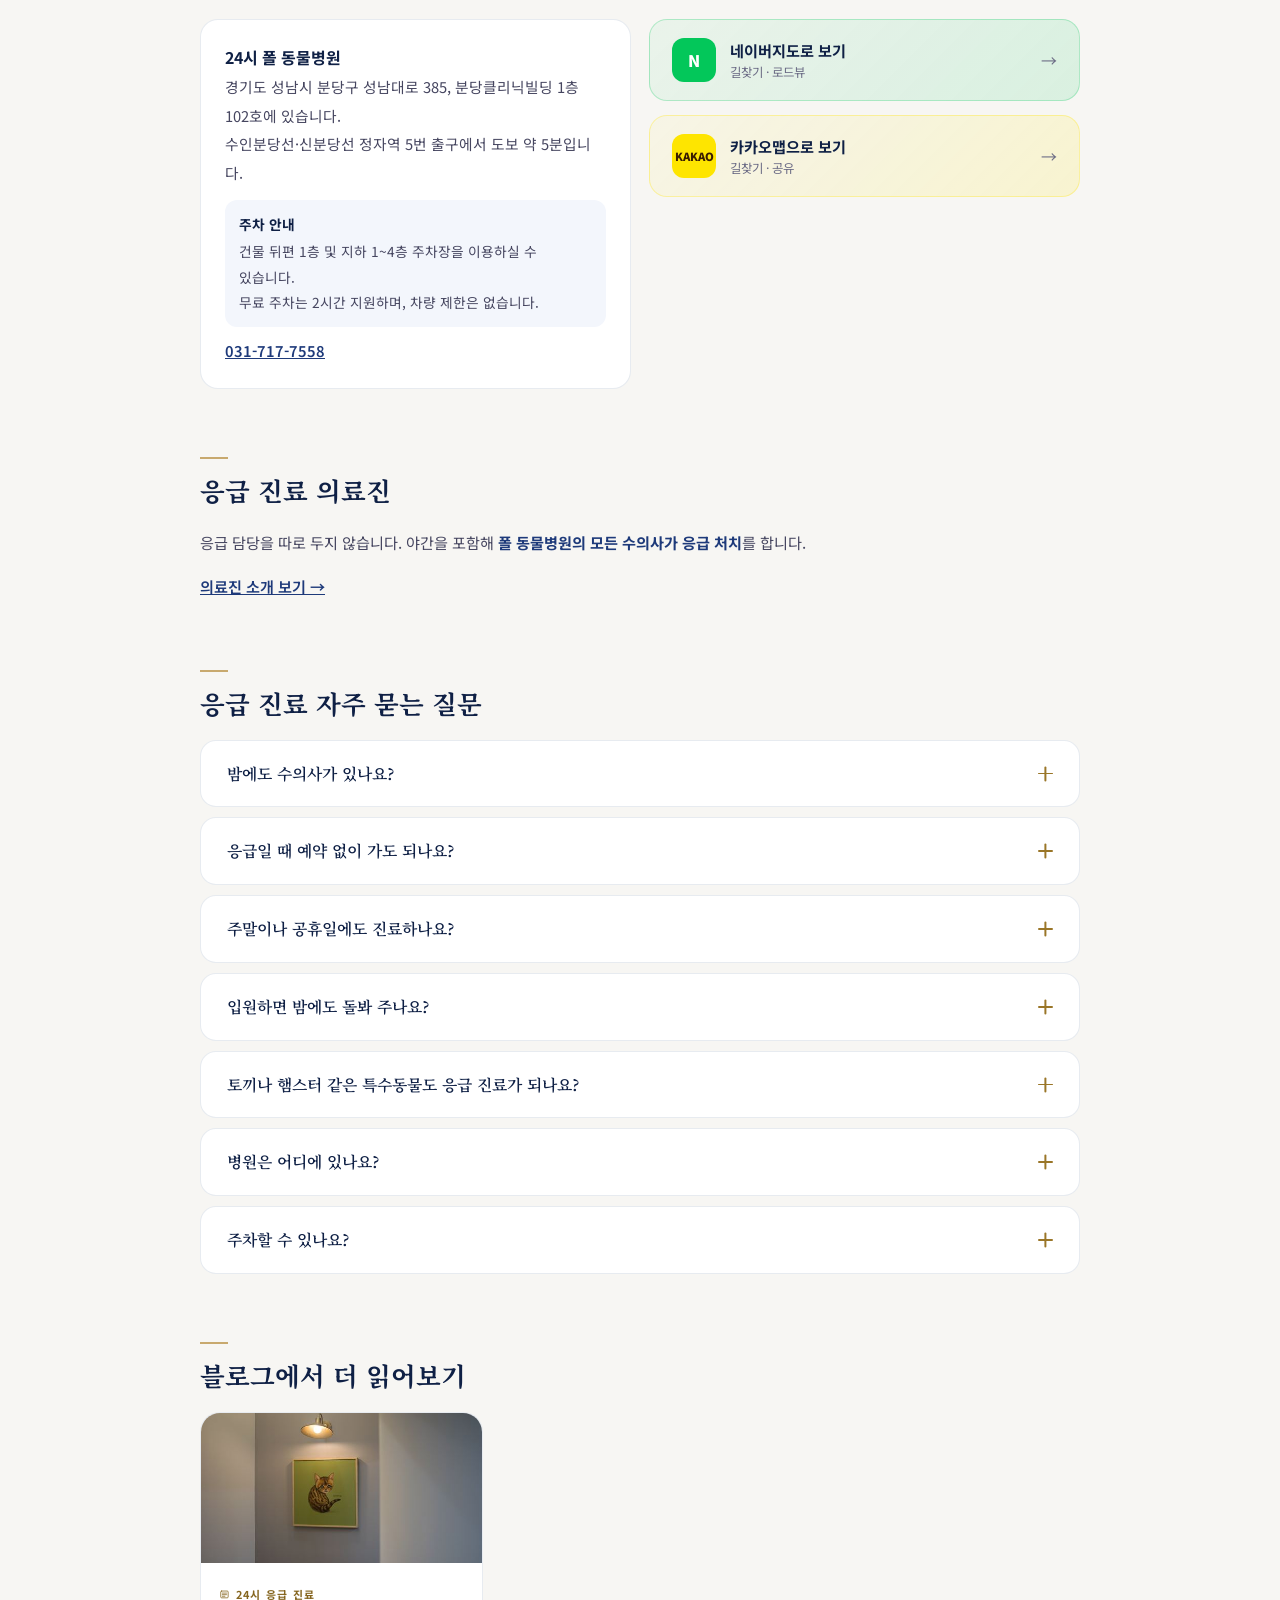
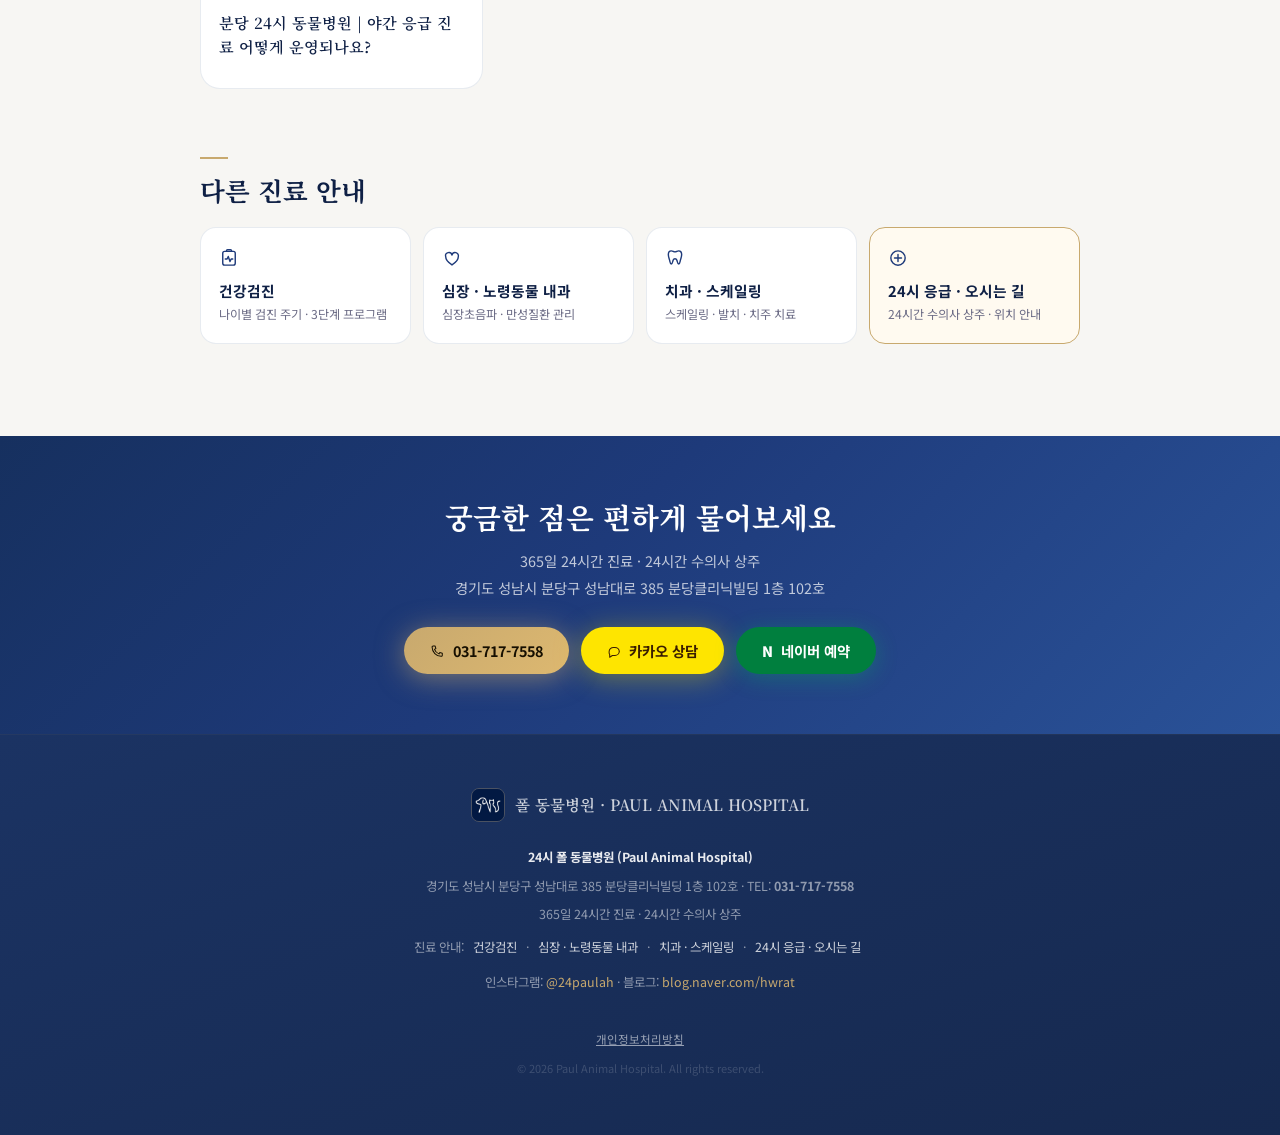
<file: site/emergency/index.html>
<!DOCTYPE html>
<html lang="ko"><head>
<meta charset="UTF-8">
<meta name="viewport" content="width=device-width, initial-scale=1.0">
<title>분당 24시 동물병원 야간 응급진료 | 폴 동물병원</title>
<meta name="description" content="분당 정자동 24시 폴 동물병원. 365일 24시간 수의사 상주, 밤·새벽에도 진료 가능. 응급 증상·내원 준비·오시는 길 안내.">
<meta name="robots" content="index, follow, max-image-preview:large">
<link rel="canonical" href="https://paulah.co.kr/emergency/">
<link rel="icon" href="../favicon.ico?v=2" sizes="any">
<link rel="icon" type="image/png" sizes="32x32" href="../favicon-32.png?v=2">
<link rel="icon" type="image/png" sizes="16x16" href="../favicon-16.png?v=2">
<link rel="apple-touch-icon" sizes="180x180" href="../apple-touch-icon.png?v=2">
<meta property="og:type" content="website">
<meta property="og:site_name" content="24시 폴 동물병원">
<meta property="og:locale" content="ko_KR">
<meta property="og:title" content="분당 24시 동물병원 야간 응급진료 | 폴 동물병원">
<meta property="og:description" content="분당 정자동 24시 폴 동물병원. 365일 24시간 수의사 상주, 밤·새벽에도 진료 가능. 응급 증상·내원 준비·오시는 길 안내.">
<meta property="og:url" content="https://paulah.co.kr/emergency/">
<meta property="og:image" content="https://paulah.co.kr/og-image.jpg?v=2">
<meta property="og:image:width" content="1200">
<meta property="og:image:height" content="630">
<meta name="twitter:card" content="summary_large_image">
<meta name="theme-color" content="#021a43">
<script type="application/ld+json">{"@context": "https://schema.org", "@graph": [{"@type": "WebPage", "@id": "https://paulah.co.kr/emergency/#webpage", "url": "https://paulah.co.kr/emergency/", "name": "분당 24시 동물병원 야간 응급진료 | 폴 동물병원", "description": "분당 정자동 24시 폴 동물병원. 365일 24시간 수의사 상주, 밤·새벽에도 진료 가능. 응급 증상·내원 준비·오시는 길 안내.", "inLanguage": "ko-KR", "isPartOf": {"@type": "WebSite", "@id": "https://paulah.co.kr/#website", "name": "24시 폴 동물병원", "url": "https://paulah.co.kr/"}, "about": {"@id": "https://paulah.co.kr/#clinic"}, "primaryImageOfPage": {"@type": "ImageObject", "url": "https://paulah.co.kr/og-image.jpg?v=2"}, "datePublished": "2026-10-22", "dateModified": "2026-10-22", "author": {"@id": "https://paulah.co.kr/#clinic"}, "publisher": {"@id": "https://paulah.co.kr/#clinic"}, "breadcrumb": {"@id": "https://paulah.co.kr/emergency/#breadcrumb"}}, {"@type": "BreadcrumbList", "@id": "https://paulah.co.kr/emergency/#breadcrumb", "itemListElement": [{"@type": "ListItem", "position": 1, "name": "홈", "item": "https://paulah.co.kr/"}, {"@type": "ListItem", "position": 2, "name": "24시 응급 · 오시는 길", "item": "https://paulah.co.kr/emergency/"}]}, {"@type": "VeterinaryCare", "@id": "https://paulah.co.kr/#clinic", "name": "24시 폴 동물병원", "url": "https://paulah.co.kr/", "telephone": "+82-31-717-7558", "image": "https://paulah.co.kr/og-image.jpg?v=2", "address": {"@type": "PostalAddress", "streetAddress": "성남대로 385 분당클리닉빌딩 1층 102호", "addressLocality": "성남시 분당구", "addressRegion": "경기도", "addressCountry": "KR"}, "openingHoursSpecification": [{"@type": "OpeningHoursSpecification", "dayOfWeek": ["Monday", "Tuesday", "Wednesday", "Thursday", "Friday", "Saturday", "Sunday"], "opens": "00:00", "closes": "23:59"}]}, {"@type": "FAQPage", "@id": "https://paulah.co.kr/emergency/#faq", "mainEntity": [{"@type": "Question", "name": "밤에도 수의사가 있나요?", "acceptedAnswer": {"@type": "Answer", "text": "네. 365일 24시간 수의사가 상주해 밤과 새벽에도 언제든 진료합니다."}}, {"@type": "Question", "name": "응급일 때 예약 없이 가도 되나요?", "acceptedAnswer": {"@type": "Answer", "text": "응급 상황은 예약 없이 바로 오셔도 됩니다. 출발 전에 031-717-7558로 전화 주시면 증상에 맞춰 빠르게 안내드립니다."}}, {"@type": "Question", "name": "주말이나 공휴일에도 진료하나요?", "acceptedAnswer": {"@type": "Answer", "text": "네. 주말과 공휴일을 포함해 365일 24시간 운영합니다."}}, {"@type": "Question", "name": "입원하면 밤에도 돌봐 주나요?", "acceptedAnswer": {"@type": "Answer", "text": "입원한 아이는 24시간 모니터링합니다."}}, {"@type": "Question", "name": "토끼나 햄스터 같은 특수동물도 응급 진료가 되나요?", "acceptedAnswer": {"@type": "Answer", "text": "토끼, 고슴도치, 기니피그, 햄스터도 진료합니다. 응급이라면 먼저 전화로 상태를 알려 주세요."}}, {"@type": "Question", "name": "병원은 어디에 있나요?", "acceptedAnswer": {"@type": "Answer", "text": "경기도 성남시 분당구 성남대로 385, 분당클리닉빌딩 1층 102호에 있습니다. 수인분당선·신분당선 정자역 5번 출구에서 도보 약 5분입니다."}}, {"@type": "Question", "name": "주차할 수 있나요?", "acceptedAnswer": {"@type": "Answer", "text": "네. 건물 뒤편 1층 및 지하 1~4층 주차장을 이용하실 수 있습니다. 무료 주차는 2시간 지원하며, 차량 제한은 없습니다."}}]}]}</script>
<link href="https://fonts.googleapis.com/css2?family=Noto+Sans+KR:wght@300;400;500;700;900&family=Noto+Serif+KR:wght@400;600;700&display=swap" rel="stylesheet">
<link rel="stylesheet" href="../assets/base.css?v=598dc72a">
<link rel="stylesheet" href="../assets/page.css?v=598dc72a">
<link rel="alternate" type="application/rss+xml" title="24시 폴 동물병원" href="https://paulah.co.kr/rss.xml">
</head>
<body><svg width="0" height="0" style="position:absolute" aria-hidden="true" focusable="false"><defs>
<symbol id="i-phone" viewBox="0 0 24 24"><path d="M5.2 3.5h3.4l1.2 4.1-2.3 1.4a12.4 12.4 0 0 0 7.5 7.5l1.4-2.3 4.1 1.2v3.4a1.7 1.7 0 0 1-1.9 1.7C10.4 20.3 3.7 13.6 3.5 5.4a1.7 1.7 0 0 1 1.7-1.9Z"></path></symbol>
<symbol id="i-chat" viewBox="0 0 24 24"><path d="M20.5 11.8a7.3 7.3 0 0 1-7.3 7.3H9l-4.5 3v-4.4a7.3 7.3 0 0 1-1-3.7v-1a7.3 7.3 0 0 1 7.3-7.3h2.4a7.3 7.3 0 0 1 7.3 7.3Z"></path></symbol>
<symbol id="i-checkup" viewBox="0 0 24 24"><rect x="4.5" y="4" width="15" height="16.5" rx="2.2"></rect><path d="M9 4V3.2A1.2 1.2 0 0 1 10.2 2h3.6A1.2 1.2 0 0 1 15 3.2V4"></path><path d="M7.5 13.2h2.2l1.4-3.1 2.1 6.2 1.4-3.1h1.9"></path></symbol>
<symbol id="i-heart" viewBox="0 0 24 24"><path d="M12 20.3S4.4 15.6 4.4 10.3A3.9 3.9 0 0 1 12 8.4a3.9 3.9 0 0 1 7.6 1.9c0 5.3-7.6 10-7.6 10Z"></path></symbol>
<symbol id="i-tooth" viewBox="0 0 24 24"><path d="M12 4.6c-1.9 0-2.5-1.2-4.4-1.2S4 5.2 4 7.9c0 2.9 1 4.4 1.6 7 .5 2.3.6 4.3 1.9 4.3 1.4 0 1.6-2.4 2.2-4.5.4-1.2.8-1.9 2.3-1.9s1.9.7 2.3 1.9c.6 2.1.8 4.5 2.2 4.5 1.3 0 1.4-2 1.9-4.3.6-2.6 1.6-4.1 1.6-7 0-2.7-1.7-4.5-3.6-4.5S13.9 4.6 12 4.6Z"></path></symbol>
<symbol id="i-paw" viewBox="0 0 24 24"><ellipse cx="6.9" cy="10.1" rx="1.9" ry="2.4"></ellipse><ellipse cx="11.9" cy="8.2" rx="1.9" ry="2.5"></ellipse><ellipse cx="16.9" cy="10.1" rx="1.9" ry="2.4"></ellipse><path d="M11.9 13.4c-2.7 0-4.9 2-4.9 4.2 0 1.6 1.3 2.6 2.9 2.6.9 0 1.4-.3 2-.3s1.1.3 2 .3c1.6 0 2.9-1 2.9-2.6 0-2.2-2.2-4.2-4.9-4.2Z"></path></symbol>
<symbol id="i-award" viewBox="0 0 24 24"><circle cx="12" cy="9" r="5.3"></circle><path d="M8.9 13.4 7.8 21.5 12 19.3l4.2 2.2-1.1-8.1"></path></symbol>
<symbol id="i-calendar" viewBox="0 0 24 24"><rect x="3.5" y="5" width="17" height="15.5" rx="2.2"></rect><path d="M3.5 10h17M8.3 3v4M15.7 3v4"></path></symbol>
<symbol id="i-clock" viewBox="0 0 24 24"><circle cx="12" cy="12" r="8.6"></circle><path d="M12 7v5.2l3.3 2"></path></symbol>
<symbol id="i-scope" viewBox="0 0 24 24"><circle cx="10.8" cy="10.8" r="6.6"></circle><path d="M15.6 15.6 20.6 20.6"></path></symbol>
<symbol id="i-leaf" viewBox="0 0 24 24"><path d="M4.5 19.5c0-8.3 5.3-13.5 15-13.5 0 9.4-5.3 13.5-11.3 13.5H4.5Z"></path><path d="M4.5 19.5c2.2-4.3 5.3-6.9 9.3-8.5"></path></symbol>
<symbol id="i-scissors" viewBox="0 0 24 24"><circle cx="6.2" cy="18" r="2.4"></circle><circle cx="17.8" cy="18" r="2.4"></circle><path d="M7.9 16.3 19 4M16.1 16.3 5 4"></path></symbol>
<symbol id="i-emergency" viewBox="0 0 24 24"><circle cx="12" cy="12" r="8.6"></circle><path d="M12 7.8v8.4M7.8 12h8.4"></path></symbol>
<symbol id="i-dog" viewBox="0 0 24 24"><path d="M6.3 8.4 5.2 3.6l4.2 2.4"></path><path d="M17.7 8.4 18.8 3.6l-4.2 2.4"></path><path d="M12 5.6c-3.8 0-6.3 3-6.3 6.9s2.5 6.9 6.3 6.9 6.3-3 6.3-6.9-2.5-6.9-6.3-6.9Z"></path><path d="M10 11.7h.01M14 11.7h.01"></path><path d="M12 14.4v1.3"></path></symbol>
<symbol id="i-cat" viewBox="0 0 24 24"><path d="M6 10.4 5.2 3.8l4.6 3"></path><path d="M18 10.4 18.8 3.8l-4.6 3"></path><path d="M12 6.4c-3.7 0-6.2 2.9-6.2 6.5s2.5 6.5 6.2 6.5 6.2-2.9 6.2-6.5-2.5-6.5-6.2-6.5Z"></path><path d="M9.7 12.4h.01M14.3 12.4h.01"></path><path d="M6.4 14.4h2.2M15.4 14.4h2.2"></path></symbol>
<symbol id="i-dna" viewBox="0 0 24 24"><path d="M8 3c0 4.5 8 4.5 8 9s-8 4.5-8 9"></path><path d="M16 3c0 4.5-8 4.5-8 9s8 4.5 8 9"></path><path d="M9.4 6.8h5.2M8.6 12h6.8M9.4 17.2h5.2"></path></symbol>
<symbol id="i-megaphone" viewBox="0 0 24 24"><path d="M4 10.2v3.6a1.3 1.3 0 0 0 1.3 1.3h2.2l7.3 4.2V4.7L7.5 8.9H5.3A1.3 1.3 0 0 0 4 10.2Z"></path><path d="M18.4 9.2a3.8 3.8 0 0 1 0 5.6"></path></symbol>
<symbol id="i-article" viewBox="0 0 24 24"><rect x="3.8" y="4.5" width="16.4" height="15" rx="2"></rect><path d="M7.4 9h9.2M7.4 12.5h9.2M7.4 16h5.6"></path></symbol>
<symbol id="i-pin" viewBox="0 0 24 24"><path d="M12 21.2s7-6 7-11.2a7 7 0 1 0-14 0c0 5.2 7 11.2 7 11.2Z"></path><circle cx="12" cy="9.8" r="2.6"></circle></symbol>
</defs></svg>

<!-- 이 파일은 tools/build.py 가 tools/pages/emergency.html 로 만든 결과물입니다. 문구는 원고 파일에서 고치세요. -->
<nav id="topnav">
  <a href="../" class="nl">
    <div class="nlm-img" style="background:#0D1F3C;display:flex;align-items:center;justify-content:center;"><img src="../images/logo-nav.webp" alt="" style="width:100%;height:100%;object-fit:contain;"></div>
    <div><div class="nn">폴 동물병원</div><div class="ne">PAUL ANIMAL HOSPITAL</div></div>
  </a>
  <ul class="nls">
    <li><a href="../#about">병원 소개</a></li>
    <li><a href="../#doctors">의료진</a></li>
    <li><a href="../#dept">진료과목</a></li>
    <li><a href="../#checkup">건강검진</a></li>
    <li><a href="../#equip">시설·장비</a></li>
    <li><a href="../#blog">블로그</a></li>
    <li><a href="../#faq">FAQ</a></li>
    <li><a href="../#contact">오시는 길</a></li>
  </ul>
  <div class="nr">
    <div class="lp"><div class="ld"></div><span>24시간 진료</span></div>
    <a href="tel:031-717-7558" class="nt"><svg class="ic"><use href="#i-phone"></use></svg> 031-717-7558</a>
  </div>
  <div id="hamburger" onclick="toggleMenu()"><span></span><span></span><span></span></div>
</nav>
<div class="mobile-menu" id="mobileMenu">
  <ul>
    <li><a href="../#about" onclick="closeMenu()">병원 소개</a></li>
    <li><a href="../#doctors" onclick="closeMenu()">의료진</a></li>
    <li><a href="../#dept" onclick="closeMenu()">진료과목</a></li>
    <li><a href="../#checkup" onclick="closeMenu()">건강검진</a></li>
    <li><a href="../#equip" onclick="closeMenu()">시설·장비</a></li>
    <li><a href="../#blog" onclick="closeMenu()">블로그</a></li>
    <li><a href="../#faq" onclick="closeMenu()">자주 묻는 질문</a></li>
    <li><a href="../#contact" onclick="closeMenu()">오시는 길</a></li>
    <li><a href="tel:031-717-7558" style="color:var(--gold);font-weight:700;"><svg class="ic"><use href="#i-phone"></use></svg> 031-717-7558</a></li>
  </ul>
</div>

<header class="sp-hero">
  <div class="sp-wrap">
    <div class="sp-crumb"><a href="../">24시 폴 동물병원</a><span>›</span><span>24시 응급 · 오시는 길</span></div>
    <p class="ey">24H EMERGENCY</p>
    <h1 class="sp-h1">24시 응급 진료 · 오시는 길</h1>
    <p class="sp-meta">작성 · 24시 폴 동물병원 수의사 &nbsp;|&nbsp; 최종 수정 <time datetime="2026-10-22">2026년 10월 22일</time></p>
<p class="sp-lead">폴 동물병원은 <strong>365일 24시간</strong> 문을 엽니다. 24시간 수의사가 상주해 밤과 새벽, 주말과 공휴일에도 언제든 진료합니다. 응급이라면 출발 전에 전화 주세요. 빠르게 안내드리겠습니다.</p>
    <a href="tel:031-717-7558" class="sp-call">
      <div><div class="sp-call-l">응급 · 진료 문의</div><div class="sp-call-n">031-717-7558</div></div>
      <div class="sp-call-d">밤이든 새벽이든 수의사가 기다립니다.<br>판단을 미루지 마시고 전화 주세요.</div>
    </a>
  </div>
</header>

<main class="sp-main">
  <div class="sp-wrap">
<section class="sp-sec">
      <div class="sp-sum">
        <p class="sp-sum-t">한눈에 보기</p>
        <dl>
          <dt>운영 시간</dt><dd>365일 24시간</dd>
          <dt>수의사</dt><dd>24시간 상주 · 밤·새벽·공휴일에도 진료 가능</dd>
          <dt>응급 내원</dt><dd>예약 없이 가능 · 출발 전 전화 권장 (<a href="tel:031-717-7558">031-717-7558</a>)</dd>
          <dt>응급 처치</dt><dd>모든 수의사 (야간 포함)</dd>
          <dt>입원</dt><dd>24시 모니터링</dd>
          <dt>주소</dt><dd>경기도 성남시 분당구 성남대로 385, 분당클리닉빌딩 1층 102호</dd>
          <dt>대중교통</dt><dd>수인분당선·신분당선 정자역 5번 출구 도보 약 5분</dd>
          <dt>주차</dt><dd>건물 뒤편 1층 · 지하 1~4층 주차장, 무료 2시간 (차량 제한 없음)</dd>
          <dt>진료 동물</dt><dd>강아지 · 고양이 · 토끼 · 고슴도치 · 기니피그 · 햄스터</dd>
        </dl>
      </div>
    </section>

    <section class="sp-sec">
      <h2 class="sp-h2">바로 병원에 와야 하는 증상</h2>
      <ul class="sp-list warn">
        <li>숨쉬기 힘들어하거나 입을 벌리고 숨을 쉰다<small>고양이가 입을 벌리고 숨 쉬는 것은 특히 위험한 신호입니다.</small></li>
        <li>잇몸이나 혀가 창백하거나 푸르스름하다</li>
        <li>경련을 하거나, 쓰러지거나, 의식이 흐리다</li>
        <li>배가 갑자기 부풀고, 토하려고 하는데 나오지 않는다<small>대형견에서 위가 부풀어 꼬이는 위급 상황일 수 있습니다.</small></li>
        <li>구토나 설사가 계속되거나 피가 섞여 나온다</li>
        <li>수컷 고양이가 화장실을 들락거리는데 소변이 나오지 않는다</li>
        <li>교통사고, 높은 곳에서 떨어짐, 다른 동물에게 물림</li>
        <li>피가 멈추지 않는다</li>
        <li>더운 날 축 늘어지고 숨을 심하게 헐떡인다</li>
        <li>먹으면 안 되는 것을 먹었다</li>
      </ul>
    </section>

    <section class="sp-sec">
      <h2 class="sp-h2">먹으면 위험한 것들</h2>
      <table class="sp-table">
        <thead><tr><th>구분</th><th>예시</th></tr></thead>
        <tbody>
          <tr><td>음식</td><td>초콜릿, 포도·건포도, 양파·마늘, 자일리톨이 든 껌·사탕</td></tr>
          <tr><td>약 · 생활용품</td><td>사람이 먹는 진통제·감기약, 쥐약, 살충제</td></tr>
          <tr><td>고양이 주의</td><td>백합(꽃가루와 꽃병 물까지 위험), 사람용 해열진통제</td></tr>
          <tr><td>이물</td><td>양말, 장난감 조각, 뼈, 실·끈</td></tr>
        </tbody>
      </table>
      <div class="sp-tip"><p><b>집에서 억지로 토하게 하지 마세요.</b> 소금물 등을 먹이면 오히려 위험할 수 있습니다. 먹은 시간과 양을 확인하고, 포장지가 있으면 챙겨서 바로 전화 주세요.</p></div>
    </section>

    <section class="sp-sec">
      <h2 class="sp-h2">내원 전에 이렇게 해 주세요</h2>
      <ol class="sp-steps">
        <li><b>먼저 전화</b>031-717-7558로 증상과 도착 예정 시간을 알려 주세요. 상태에 따라 이동 중 주의할 점을 안내드립니다.</li>
        <li><b>증상 기록</b>언제부터, 몇 번, 어떤 모습이었는지 짧게 메모하거나 영상을 찍어 오시면 진단에 도움이 됩니다.</li>
        <li><b>안전하게 이동</b>고양이와 소동물은 이동장에 넣고, 다친 아이는 담요나 수건으로 감싸 몸이 덜 움직이게 합니다. 아프면 평소와 달리 물 수 있으니 조심하세요.</li>
        <li><b>챙길 것</b>먹은 물질의 포장지, 먹고 있는 약, 이전 검사 기록이 있으면 함께 가져와 주세요.</li>
      </ol>
    </section>

    <section class="sp-sec">
      <h2 class="sp-h2">오시는 길 · 주차 안내</h2>
      <div class="sp-loc">
        <div class="sp-addr">
          <b>24시 폴 동물병원</b><br>
          경기도 성남시 분당구 성남대로 385, 분당클리닉빌딩 1층 102호에 있습니다.<br>
          수인분당선·신분당선 정자역 5번 출구에서 도보 약 5분입니다.
          <p class="sp-park"><b>주차 안내</b>건물 뒤편 1층 및 지하 1~4층 주차장을 이용하실 수 있습니다.<br>무료 주차는 2시간 지원하며, 차량 제한은 없습니다.</p>
          <a href="tel:031-717-7558">031-717-7558</a>
        </div>
        <div class="map-link-box">
          <a href="https://map.naver.com/v5/search/24%EC%8B%9C%20%ED%8F%B4%20%EB%8F%99%EB%AC%BC%EB%B3%91%EC%9B%90" target="_blank" rel="noopener" class="map-link-btn naver">
            <div class="map-link-icon" style="background:#03C75A;color:#fff;font-weight:900;font-size:1rem;width:44px;height:44px;border-radius:12px;display:flex;align-items:center;justify-content:center;">N</div>
            <div><div class="map-link-title">네이버지도로 보기</div><div class="map-link-sub">길찾기 · 로드뷰</div></div>
            <div class="map-link-arrow">→</div>
          </a>
          <a href="https://map.kakao.com/link/search/24%EC%8B%9C%20%ED%8F%B4%20%EB%8F%99%EB%AC%BC%EB%B3%91%EC%9B%90" target="_blank" rel="noopener" class="map-link-btn kakao">
            <div class="map-link-icon" style="background:#FEE500;color:#3a1d00;font-size:0.7rem;font-weight:900;width:44px;height:44px;border-radius:12px;display:flex;align-items:center;justify-content:center;">KAKAO</div>
            <div><div class="map-link-title">카카오맵으로 보기</div><div class="map-link-sub">길찾기 · 공유</div></div>
            <div class="map-link-arrow">→</div>
          </a>
        </div>
      </div>
    </section>

    <section class="sp-sec">
      <h2 class="sp-h2">응급 진료 의료진</h2>
      <p>응급 담당을 따로 두지 않습니다. 야간을 포함해 <strong>폴 동물병원의 모든 수의사가 응급 처치</strong>를 합니다.</p>
      <p><a href="../#doctors">의료진 소개 보기 →</a></p>
    </section>

    <section class="sp-sec">
      <h2 class="sp-h2">응급 진료 자주 묻는 질문</h2>
      <div class="faq-list">
        <details class="faq-item">
          <summary>밤에도 수의사가 있나요?<span class="faq-mark"></span></summary>
          <div class="faq-a">네. 365일 24시간 수의사가 상주해 밤과 새벽에도 언제든 진료합니다.</div>
        </details>
        <details class="faq-item">
          <summary>응급일 때 예약 없이 가도 되나요?<span class="faq-mark"></span></summary>
          <div class="faq-a">응급 상황은 예약 없이 바로 오셔도 됩니다. 출발 전에 031-717-7558로 전화 주시면 증상에 맞춰 빠르게 안내드립니다.</div>
        </details>
        <details class="faq-item">
          <summary>주말이나 공휴일에도 진료하나요?<span class="faq-mark"></span></summary>
          <div class="faq-a">네. 주말과 공휴일을 포함해 365일 24시간 운영합니다.</div>
        </details>
        <details class="faq-item">
          <summary>입원하면 밤에도 돌봐 주나요?<span class="faq-mark"></span></summary>
          <div class="faq-a">입원한 아이는 24시간 모니터링합니다.</div>
        </details>
        <details class="faq-item">
          <summary>토끼나 햄스터 같은 특수동물도 응급 진료가 되나요?<span class="faq-mark"></span></summary>
          <div class="faq-a">토끼, 고슴도치, 기니피그, 햄스터도 진료합니다. 응급이라면 먼저 전화로 상태를 알려 주세요.</div>
        </details>
        <details class="faq-item">
          <summary>병원은 어디에 있나요?<span class="faq-mark"></span></summary>
          <div class="faq-a">경기도 성남시 분당구 성남대로 385, 분당클리닉빌딩 1층 102호에 있습니다. 수인분당선·신분당선 정자역 5번 출구에서 도보 약 5분입니다.</div>
        </details>
        <details class="faq-item">
          <summary>주차할 수 있나요?<span class="faq-mark"></span></summary>
          <div class="faq-a">네. 건물 뒤편 1층 및 지하 1~4층 주차장을 이용하실 수 있습니다. 무료 주차는 2시간 지원하며, 차량 제한은 없습니다.</div>
        </details>
      </div>
    </section>

    <section class="sp-sec">
      <h2 class="sp-h2">블로그에서 더 읽어보기</h2>
      <div class="sp-blogs">
        <a href="https://m.blog.naver.com/hwrat/224221992696" target="_blank" rel="noopener" class="blog-card">
          <div class="blog-thumb"><img loading="lazy" decoding="async" src="../images/blog-night-er.jpg" alt="야간 응급 진료"></div>
          <div class="blog-body"><div class="blog-tag"><svg class="ic"><use href="#i-article"></use></svg> 24시 응급 진료</div><div class="blog-title">분당 24시 동물병원 | 야간 응급 진료 어떻게 운영되나요?</div></div>
        </a>
      </div>
    </section>

    <section class="sp-sec">
      <h2 class="sp-h2">다른 진료 안내</h2>
      <div class="sp-topics">
      <a href="../checkup/" class="sp-topic"><svg class="ic"><use href="#i-checkup"></use></svg><b>건강검진</b><span>나이별 검진 주기 · 3단계 프로그램</span></a>
      <a href="../heart/" class="sp-topic"><svg class="ic"><use href="#i-heart"></use></svg><b>심장 · 노령동물 내과</b><span>심장초음파 · 만성질환 관리</span></a>
      <a href="../dental/" class="sp-topic"><svg class="ic"><use href="#i-tooth"></use></svg><b>치과 · 스케일링</b><span>스케일링 · 발치 · 치주 치료</span></a>
      <a href="../emergency/" class="sp-topic on"><svg class="ic"><use href="#i-emergency"></use></svg><b>24시 응급 · 오시는 길</b><span>24시간 수의사 상주 · 위치 안내</span></a>
      </div>
    </section>
  </div>
</main>

<section class="sp-band">
  <h2>궁금한 점은 편하게 물어보세요</h2>
  <p>365일 24시간 진료 · 24시간 수의사 상주<br>경기도 성남시 분당구 성남대로 385 분당클리닉빌딩 1층 102호</p>
  <div class="sp-cta">
    <a href="tel:031-717-7558" class="bpg"><svg class="ic"><use href="#i-phone"></use></svg> 031-717-7558</a>
    <a href="https://pf.kakao.com/_xfkxekM/chat" target="_blank" rel="noopener" class="bkk"><svg class="ic"><use href="#i-chat"></use></svg> 카카오 상담</a>
    <a href="https://naver.me/xKyevLBK" target="_blank" rel="noopener" class="bnv"><b>N</b> 네이버 예약</a>
  </div>
</section>

<footer>
  <div class="flr">
    <div style="width:34px;height:34px;border-radius:8px;overflow:hidden;border:1px solid rgba(200,169,110,0.28);flex-shrink:0;">
      <img loading="lazy" decoding="async" src="../images/logo-footer.jpg?v=2" alt="폴 동물병원 로고" style="width:100%;height:100%;object-fit:cover;">
    </div>
    <div class="fln">폴 동물병원 · PAUL ANIMAL HOSPITAL</div>
  </div>
  <strong>24시 폴 동물병원 (Paul Animal Hospital)</strong><br>
  경기도 성남시 분당구 성남대로 385 분당클리닉빌딩 1층 102호 · TEL: <a href="tel:031-717-7558" style="color:inherit;font-weight:700;text-decoration:none;">031-717-7558</a><br>
  365일 24시간 진료 · 24시간 수의사 상주<br>
  <div class="ftopics">진료 안내: <a href="../checkup/">건강검진</a> · <a href="../heart/">심장 · 노령동물 내과</a> · <a href="../dental/">치과 · 스케일링</a> · <a href="../emergency/">24시 응급 · 오시는 길</a></div>
  인스타그램: <a href="https://www.instagram.com/24paulah" target="_blank" rel="noopener" style="color:var(--gold);">@24paulah</a> · 블로그: <a href="https://blog.naver.com/hwrat" target="_blank" rel="noopener">blog.naver.com/hwrat</a><br><br>
  <a href="../privacy/" style="font-size:0.72rem;color:rgba(255,255,255,0.55);text-decoration:underline;">개인정보처리방침</a><br>
  <span style="font-size:0.69rem;color:rgba(255,255,255,0.16);">© 2026 Paul Animal Hospital. All rights reserved.</span>
</footer>

<div class="floaters">
  <a href="https://pf.kakao.com/_xfkxekM/chat" target="_blank" rel="noopener" class="fb fk"><svg class="ic"><use href="#i-chat"></use></svg> 카카오 상담</a>
  <a href="tel:031-717-7558" class="fb ft2"><svg class="ic"><use href="#i-phone"></use></svg> 031-717-7558</a>
</div>

<script>
function toggleMenu(){document.getElementById('mobileMenu').classList.toggle('open');}
function closeMenu(){document.getElementById('mobileMenu').classList.remove('open');}
const nav=document.getElementById('topnav');
window.addEventListener('scroll',()=>{nav.style.boxShadow=window.scrollY>60?'0 4px 32px rgba(0,0,0,0.12)':'none';},{passive:true});
</script>

<!-- 네이버 광고 전환추적 (wcs.trans) · 공통키 s_859375249a1 · 광고계정 1732929 와 혼용 금지 -->
<script type="text/javascript" src="//wcs.naver.net/wcslog.js"></script>
<script type="text/javascript">
(function(){
  if (!window.wcs) return;
  if (location.hostname !== "paulah.co.kr") return;  /* 미리보기·테스트 주소에서는 수집 안 함 */
  if (!window.wcs_add) window.wcs_add = {};
  window.wcs_add["wa"] = "s_859375249a1";
  wcs.inflow("paulah.co.kr");
  wcs_do();                                   /* 페이지뷰: 로드당 1회 */
  var MAP = [
    {sel:'a[href^="tel:"]',         type:"custom001"},  /* 전화 버튼 클릭 */
    {sel:'a[href*="pf.kakao.com"]', type:"custom002"},  /* 카카오 상담 이동 */
    {sel:'a[href*="naver.me"]',     type:"custom003"}   /* 네이버 예약 이동 */
  ];
  var last = {};
  document.addEventListener("click", function(e){
    var a = e.target && e.target.closest ? e.target.closest("a") : null;
    if (!a || a.hasAttribute("data-wcs-skip")) return;   /* 진료일정 안내 링크 등은 전환 아님 */
    for (var i = 0; i < MAP.length; i++){
      if (!a.matches(MAP[i].sel)) continue;
      var t = MAP[i].type, now = Date.now();
      if (last[t] && now - last[t] < 1000) return;   /* 연타 중복 방지 */
      last[t] = now;
      try { var _conv = {}; _conv.type = t; wcs.trans(_conv); } catch(err){}
      return;                                        /* 한 클릭 = 한 이벤트 */
    }
  }, true);
})();
</script>
</body></html>
</file>
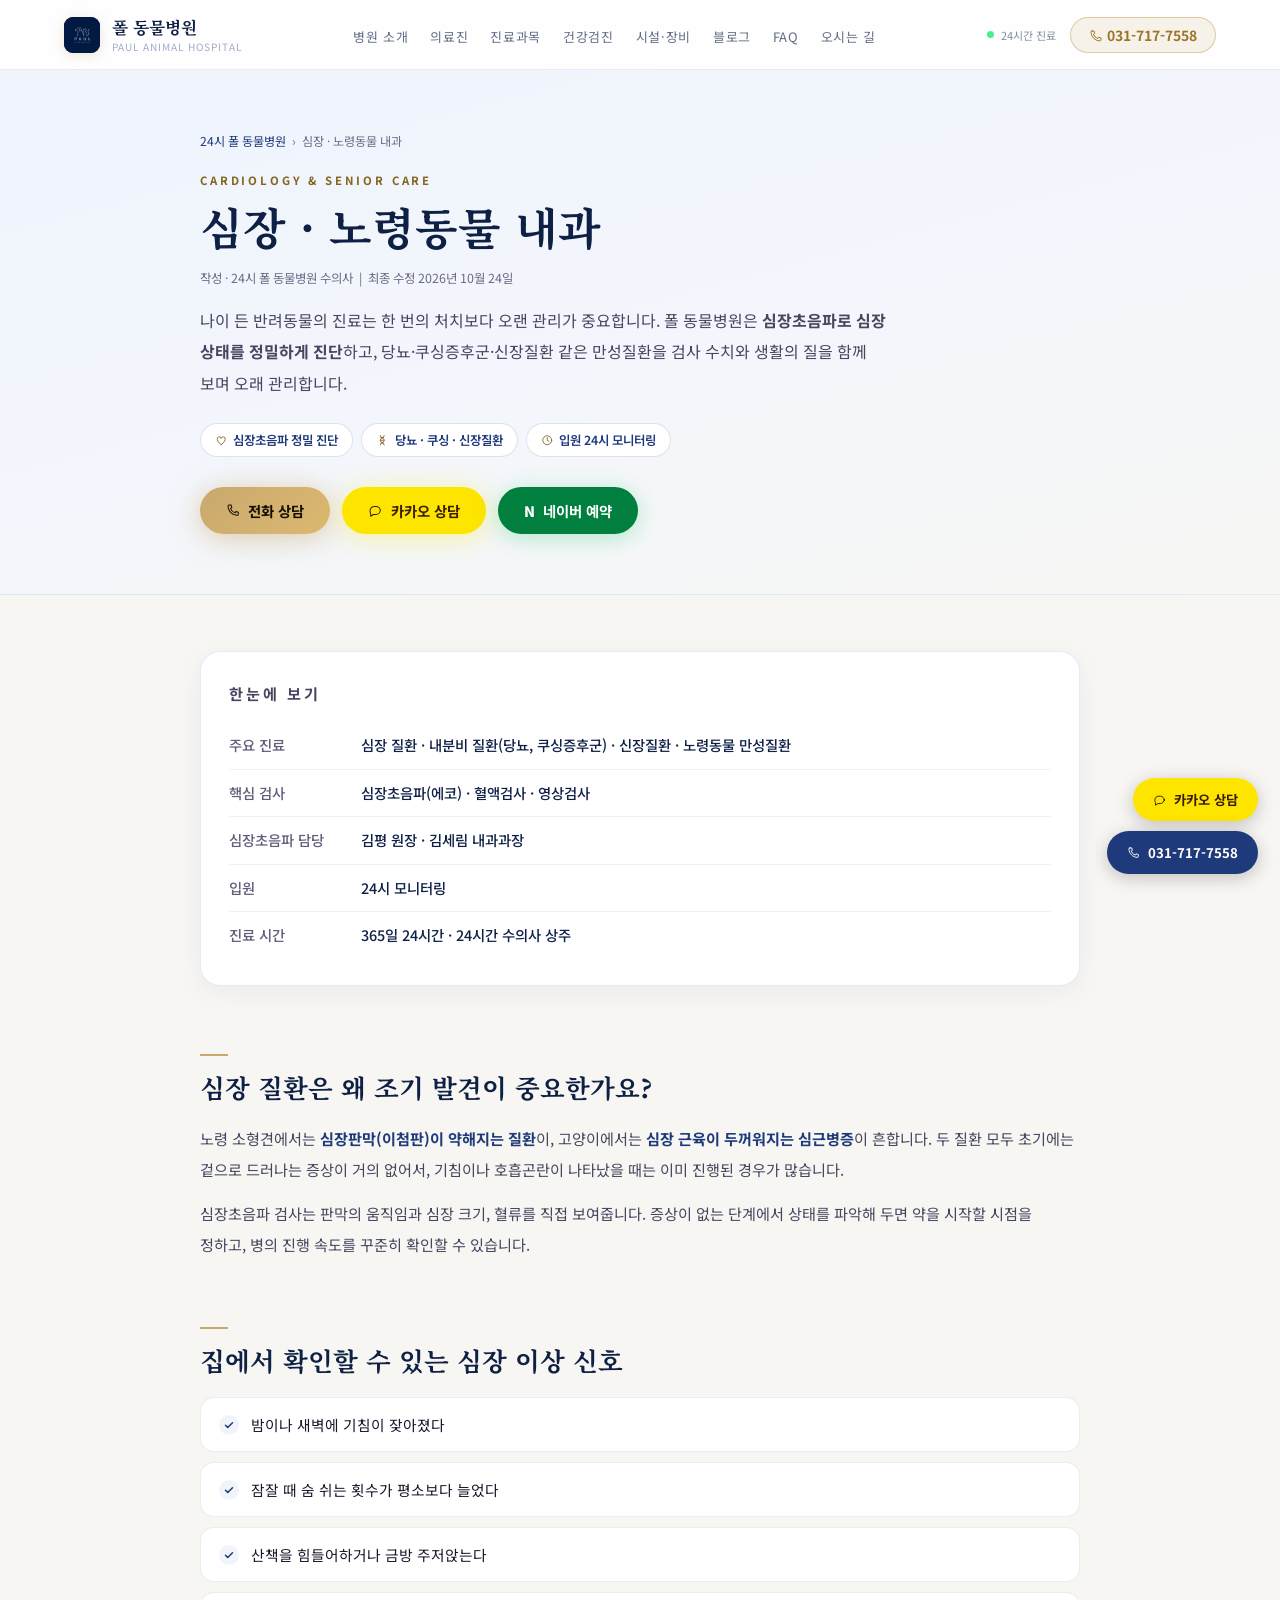
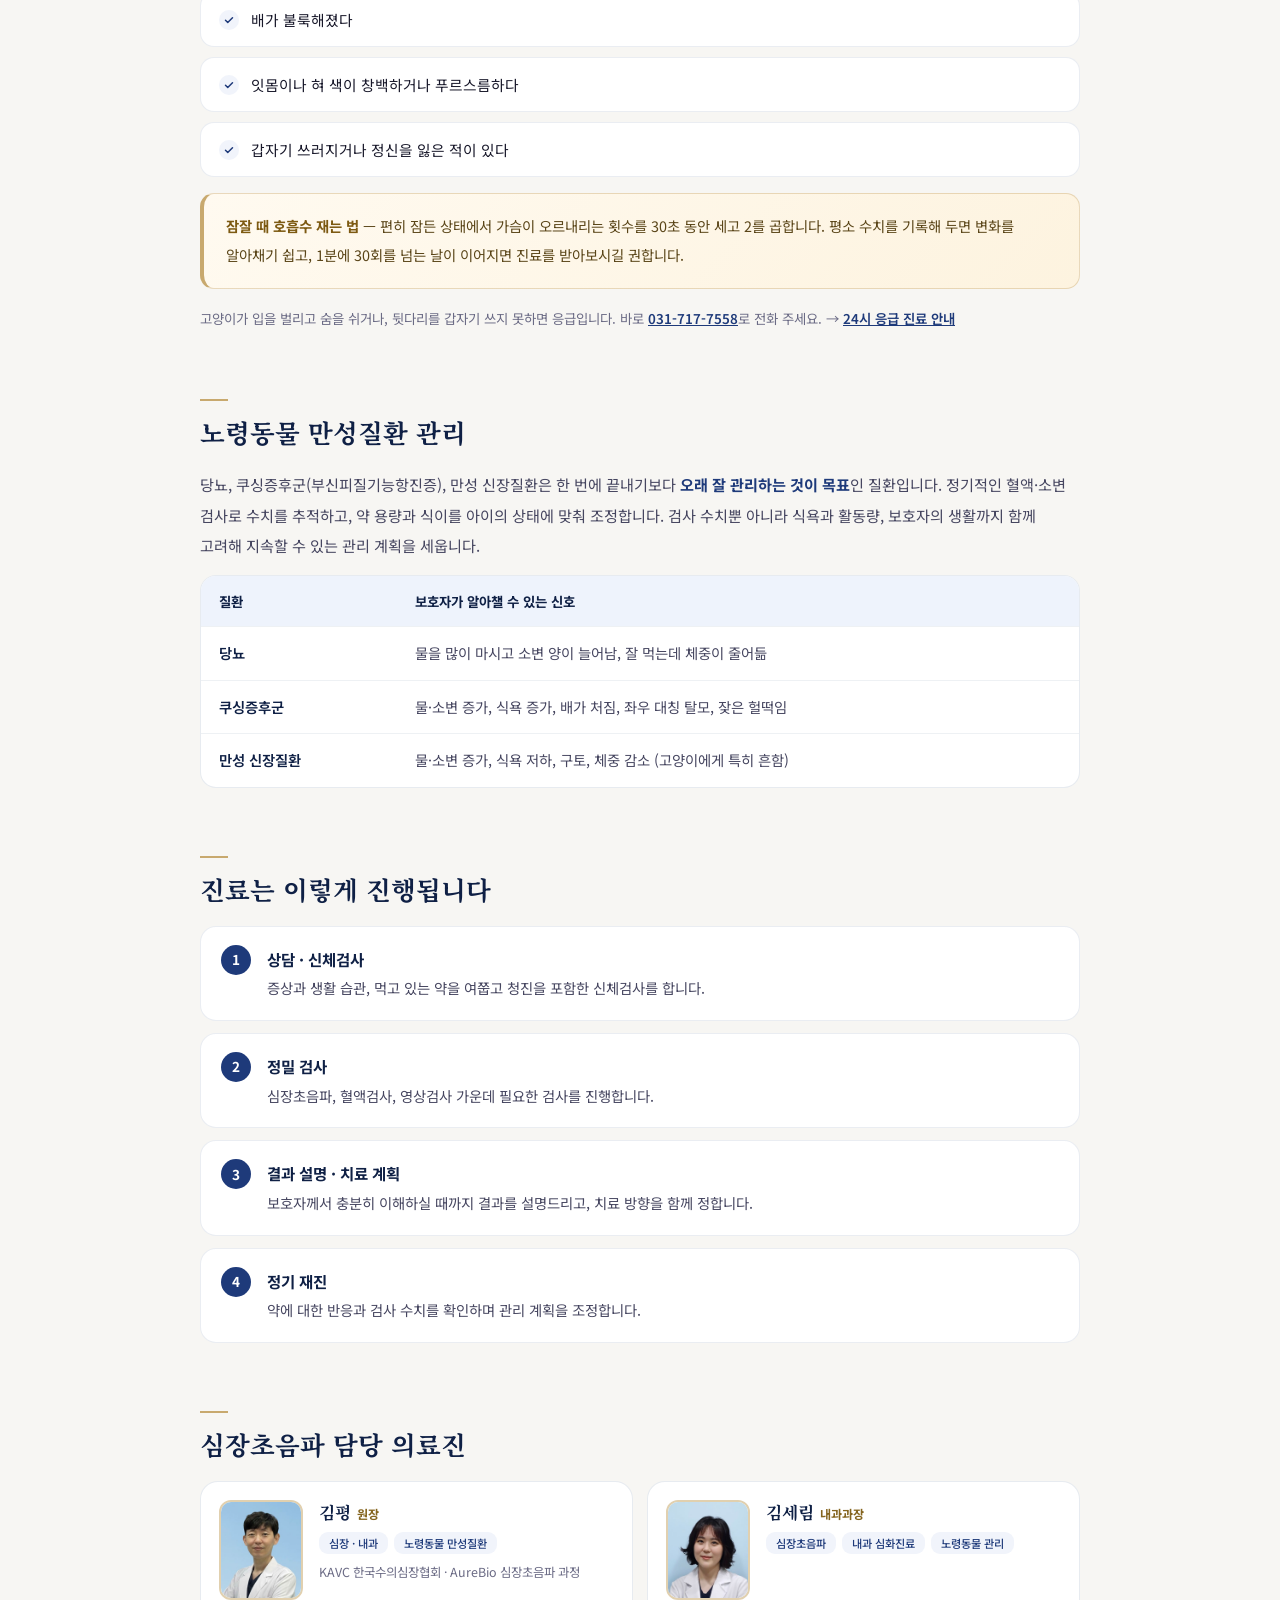
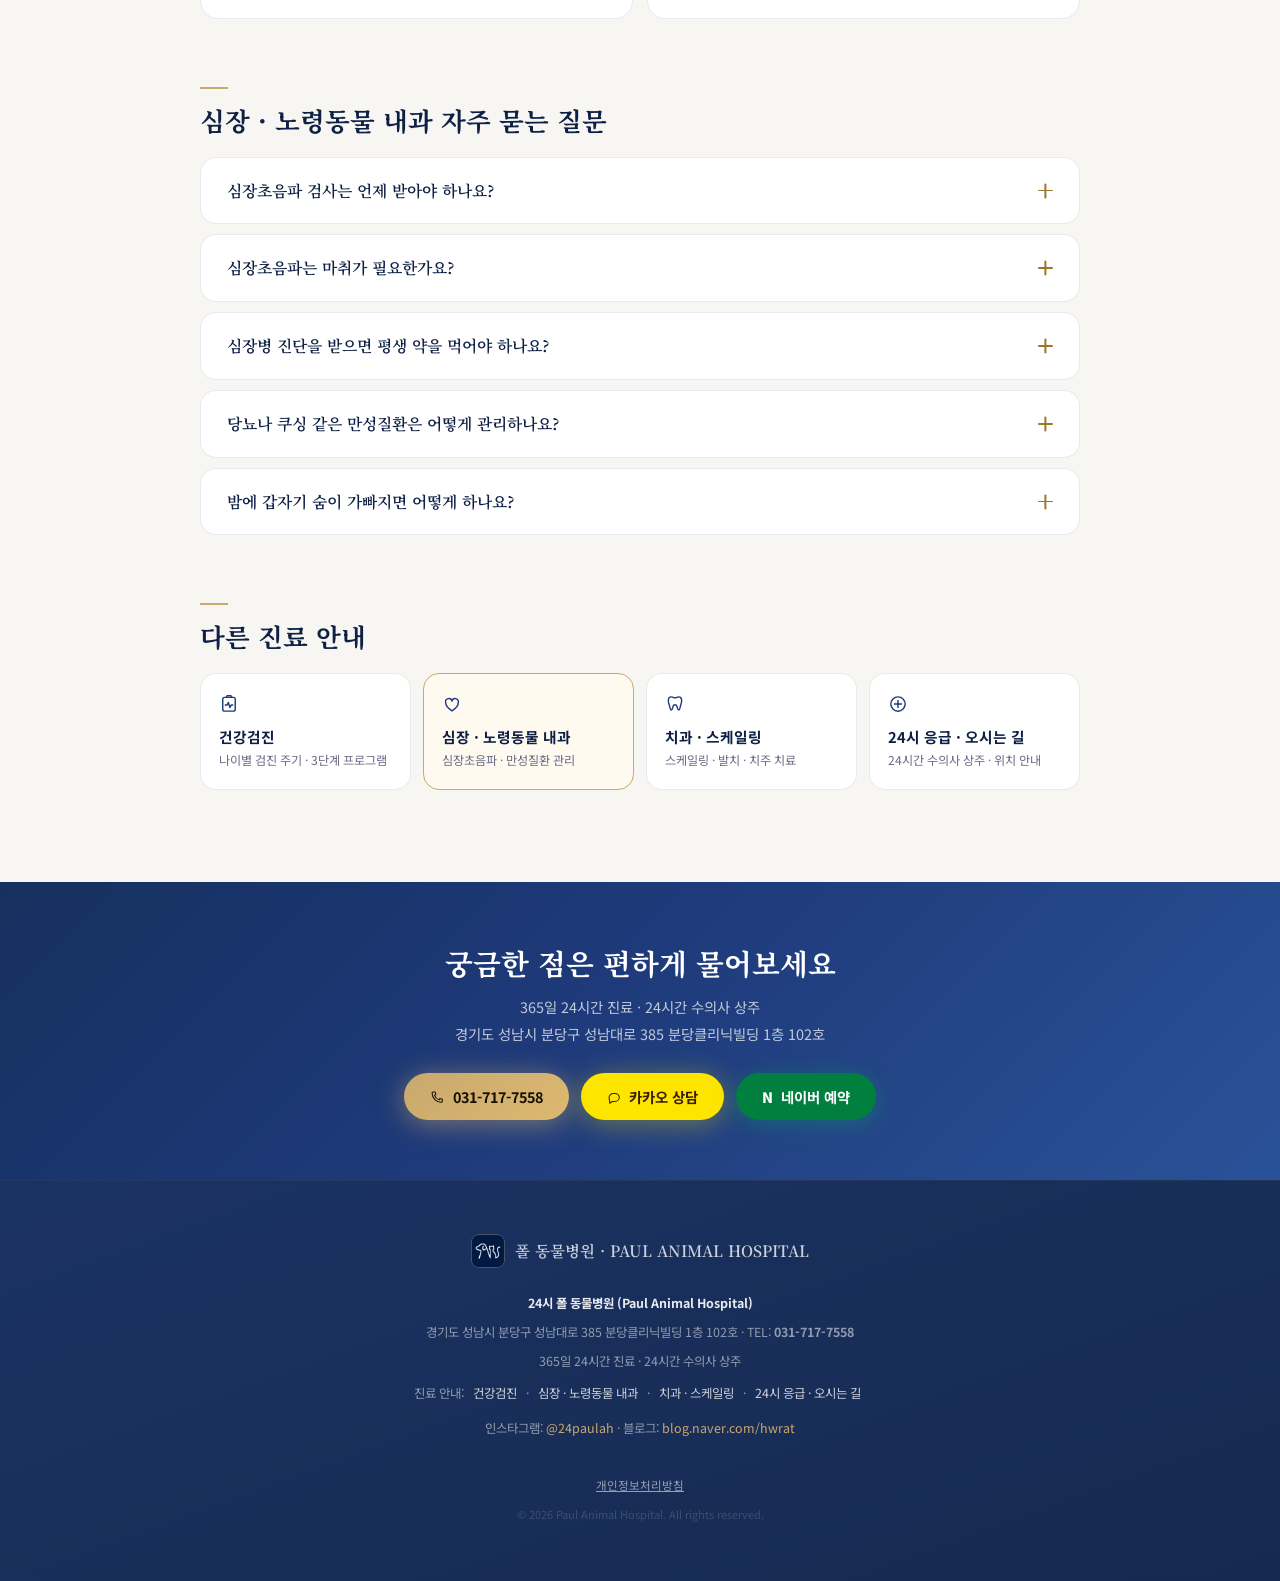
<file: site/heart/index.html>
<!DOCTYPE html>
<html lang="ko"><head>
<meta charset="UTF-8">
<meta name="viewport" content="width=device-width, initial-scale=1.0">
<title>강아지 심장초음파·노령동물 내과 | 분당 폴 동물병원</title>
<meta name="description" content="분당 정자동 폴 동물병원 심장·노령동물 내과. 심장초음파 정밀 진단과 당뇨·쿠싱·신장질환 등 만성질환 장기 관리.">
<meta name="robots" content="index, follow, max-image-preview:large">
<link rel="canonical" href="https://paulah.co.kr/heart/">
<link rel="icon" href="../favicon.ico?v=2" sizes="any">
<link rel="icon" type="image/png" sizes="32x32" href="../favicon-32.png?v=2">
<link rel="icon" type="image/png" sizes="16x16" href="../favicon-16.png?v=2">
<link rel="apple-touch-icon" sizes="180x180" href="../apple-touch-icon.png?v=2">
<meta property="og:type" content="website">
<meta property="og:site_name" content="24시 폴 동물병원">
<meta property="og:locale" content="ko_KR">
<meta property="og:title" content="강아지 심장초음파·노령동물 내과 | 분당 폴 동물병원">
<meta property="og:description" content="분당 정자동 폴 동물병원 심장·노령동물 내과. 심장초음파 정밀 진단과 당뇨·쿠싱·신장질환 등 만성질환 장기 관리.">
<meta property="og:url" content="https://paulah.co.kr/heart/">
<meta property="og:image" content="https://paulah.co.kr/og-image.jpg?v=2">
<meta property="og:image:width" content="1200">
<meta property="og:image:height" content="630">
<meta name="twitter:card" content="summary_large_image">
<meta name="theme-color" content="#021a43">
<script type="application/ld+json">{"@context": "https://schema.org", "@graph": [{"@type": "WebPage", "@id": "https://paulah.co.kr/heart/#webpage", "url": "https://paulah.co.kr/heart/", "name": "강아지 심장초음파·노령동물 내과 | 분당 폴 동물병원", "description": "분당 정자동 폴 동물병원 심장·노령동물 내과. 심장초음파 정밀 진단과 당뇨·쿠싱·신장질환 등 만성질환 장기 관리.", "inLanguage": "ko-KR", "isPartOf": {"@type": "WebSite", "@id": "https://paulah.co.kr/#website", "name": "24시 폴 동물병원", "url": "https://paulah.co.kr/"}, "about": {"@id": "https://paulah.co.kr/#clinic"}, "primaryImageOfPage": {"@type": "ImageObject", "url": "https://paulah.co.kr/og-image.jpg?v=2"}, "datePublished": "2026-10-22", "dateModified": "2026-10-24", "author": {"@id": "https://paulah.co.kr/#clinic"}, "publisher": {"@id": "https://paulah.co.kr/#clinic"}, "breadcrumb": {"@id": "https://paulah.co.kr/heart/#breadcrumb"}}, {"@type": "BreadcrumbList", "@id": "https://paulah.co.kr/heart/#breadcrumb", "itemListElement": [{"@type": "ListItem", "position": 1, "name": "홈", "item": "https://paulah.co.kr/"}, {"@type": "ListItem", "position": 2, "name": "심장 · 노령동물 내과", "item": "https://paulah.co.kr/heart/"}]}, {"@type": "VeterinaryCare", "@id": "https://paulah.co.kr/#clinic", "name": "24시 폴 동물병원", "url": "https://paulah.co.kr/", "telephone": "+82-31-717-7558", "image": "https://paulah.co.kr/og-image.jpg?v=2", "address": {"@type": "PostalAddress", "streetAddress": "성남대로 385 분당클리닉빌딩 1층 102호", "addressLocality": "성남시 분당구", "addressRegion": "경기도", "addressCountry": "KR"}, "openingHoursSpecification": [{"@type": "OpeningHoursSpecification", "dayOfWeek": ["Monday", "Tuesday", "Wednesday", "Thursday", "Friday", "Saturday", "Sunday"], "opens": "00:00", "closes": "23:59"}]}, {"@type": "FAQPage", "@id": "https://paulah.co.kr/heart/#faq", "mainEntity": [{"@type": "Question", "name": "심장초음파 검사는 언제 받아야 하나요?", "acceptedAnswer": {"@type": "Answer", "text": "기침, 호흡수 증가, 쉽게 지치는 모습이 있거나 청진에서 심장 잡음이 들린 경우 권합니다. 증상이 없어도 노령기에 접어든 소형견과 고양이는 건강검진 때 함께 확인해 두는 것이 좋습니다."}}, {"@type": "Question", "name": "심장초음파는 마취가 필요한가요?", "acceptedAnswer": {"@type": "Answer", "text": "마취 없이 진행합니다. 아이가 많이 긴장하면 상태에 맞춰 진행 방법을 안내드립니다."}}, {"@type": "Question", "name": "심장병 진단을 받으면 평생 약을 먹어야 하나요?", "acceptedAnswer": {"@type": "Answer", "text": "진행 단계에 따라 다릅니다. 초기에는 약 없이 정기 검사로 지켜보기도 하고, 일정 단계를 넘으면 약을 시작합니다. 심장판막 질환은 대부분 서서히 진행하므로, 약을 시작한 뒤에는 꾸준한 복용과 정기 재검이 중요합니다."}}, {"@type": "Question", "name": "당뇨나 쿠싱 같은 만성질환은 어떻게 관리하나요?", "acceptedAnswer": {"@type": "Answer", "text": "정기적인 혈액·소변 검사로 수치를 확인하면서 약 용량과 식이를 조절합니다. 검사 수치와 함께 식욕, 활동량, 보호자의 생활까지 고려해 오래 지속할 수 있는 관리 계획을 세웁니다."}}, {"@type": "Question", "name": "밤에 갑자기 숨이 가빠지면 어떻게 하나요?", "acceptedAnswer": {"@type": "Answer", "text": "호흡곤란, 잇몸이 푸르게 변하는 증상, 실신은 응급입니다. 폴 동물병원은 365일 24시간 수의사가 상주하니, 031-717-7558로 전화 후 바로 내원해 주세요."}}]}]}</script>
<link href="https://fonts.googleapis.com/css2?family=Noto+Sans+KR:wght@300;400;500;700;900&family=Noto+Serif+KR:wght@400;600;700&display=swap" rel="stylesheet">
<link rel="stylesheet" href="../assets/base.css?v=598dc72a">
<link rel="stylesheet" href="../assets/page.css?v=598dc72a">
<link rel="alternate" type="application/rss+xml" title="24시 폴 동물병원" href="https://paulah.co.kr/rss.xml">
</head>
<body><svg width="0" height="0" style="position:absolute" aria-hidden="true" focusable="false"><defs>
<symbol id="i-phone" viewBox="0 0 24 24"><path d="M5.2 3.5h3.4l1.2 4.1-2.3 1.4a12.4 12.4 0 0 0 7.5 7.5l1.4-2.3 4.1 1.2v3.4a1.7 1.7 0 0 1-1.9 1.7C10.4 20.3 3.7 13.6 3.5 5.4a1.7 1.7 0 0 1 1.7-1.9Z"></path></symbol>
<symbol id="i-chat" viewBox="0 0 24 24"><path d="M20.5 11.8a7.3 7.3 0 0 1-7.3 7.3H9l-4.5 3v-4.4a7.3 7.3 0 0 1-1-3.7v-1a7.3 7.3 0 0 1 7.3-7.3h2.4a7.3 7.3 0 0 1 7.3 7.3Z"></path></symbol>
<symbol id="i-checkup" viewBox="0 0 24 24"><rect x="4.5" y="4" width="15" height="16.5" rx="2.2"></rect><path d="M9 4V3.2A1.2 1.2 0 0 1 10.2 2h3.6A1.2 1.2 0 0 1 15 3.2V4"></path><path d="M7.5 13.2h2.2l1.4-3.1 2.1 6.2 1.4-3.1h1.9"></path></symbol>
<symbol id="i-heart" viewBox="0 0 24 24"><path d="M12 20.3S4.4 15.6 4.4 10.3A3.9 3.9 0 0 1 12 8.4a3.9 3.9 0 0 1 7.6 1.9c0 5.3-7.6 10-7.6 10Z"></path></symbol>
<symbol id="i-tooth" viewBox="0 0 24 24"><path d="M12 4.6c-1.9 0-2.5-1.2-4.4-1.2S4 5.2 4 7.9c0 2.9 1 4.4 1.6 7 .5 2.3.6 4.3 1.9 4.3 1.4 0 1.6-2.4 2.2-4.5.4-1.2.8-1.9 2.3-1.9s1.9.7 2.3 1.9c.6 2.1.8 4.5 2.2 4.5 1.3 0 1.4-2 1.9-4.3.6-2.6 1.6-4.1 1.6-7 0-2.7-1.7-4.5-3.6-4.5S13.9 4.6 12 4.6Z"></path></symbol>
<symbol id="i-paw" viewBox="0 0 24 24"><ellipse cx="6.9" cy="10.1" rx="1.9" ry="2.4"></ellipse><ellipse cx="11.9" cy="8.2" rx="1.9" ry="2.5"></ellipse><ellipse cx="16.9" cy="10.1" rx="1.9" ry="2.4"></ellipse><path d="M11.9 13.4c-2.7 0-4.9 2-4.9 4.2 0 1.6 1.3 2.6 2.9 2.6.9 0 1.4-.3 2-.3s1.1.3 2 .3c1.6 0 2.9-1 2.9-2.6 0-2.2-2.2-4.2-4.9-4.2Z"></path></symbol>
<symbol id="i-award" viewBox="0 0 24 24"><circle cx="12" cy="9" r="5.3"></circle><path d="M8.9 13.4 7.8 21.5 12 19.3l4.2 2.2-1.1-8.1"></path></symbol>
<symbol id="i-calendar" viewBox="0 0 24 24"><rect x="3.5" y="5" width="17" height="15.5" rx="2.2"></rect><path d="M3.5 10h17M8.3 3v4M15.7 3v4"></path></symbol>
<symbol id="i-clock" viewBox="0 0 24 24"><circle cx="12" cy="12" r="8.6"></circle><path d="M12 7v5.2l3.3 2"></path></symbol>
<symbol id="i-scope" viewBox="0 0 24 24"><circle cx="10.8" cy="10.8" r="6.6"></circle><path d="M15.6 15.6 20.6 20.6"></path></symbol>
<symbol id="i-leaf" viewBox="0 0 24 24"><path d="M4.5 19.5c0-8.3 5.3-13.5 15-13.5 0 9.4-5.3 13.5-11.3 13.5H4.5Z"></path><path d="M4.5 19.5c2.2-4.3 5.3-6.9 9.3-8.5"></path></symbol>
<symbol id="i-scissors" viewBox="0 0 24 24"><circle cx="6.2" cy="18" r="2.4"></circle><circle cx="17.8" cy="18" r="2.4"></circle><path d="M7.9 16.3 19 4M16.1 16.3 5 4"></path></symbol>
<symbol id="i-emergency" viewBox="0 0 24 24"><circle cx="12" cy="12" r="8.6"></circle><path d="M12 7.8v8.4M7.8 12h8.4"></path></symbol>
<symbol id="i-dog" viewBox="0 0 24 24"><path d="M6.3 8.4 5.2 3.6l4.2 2.4"></path><path d="M17.7 8.4 18.8 3.6l-4.2 2.4"></path><path d="M12 5.6c-3.8 0-6.3 3-6.3 6.9s2.5 6.9 6.3 6.9 6.3-3 6.3-6.9-2.5-6.9-6.3-6.9Z"></path><path d="M10 11.7h.01M14 11.7h.01"></path><path d="M12 14.4v1.3"></path></symbol>
<symbol id="i-cat" viewBox="0 0 24 24"><path d="M6 10.4 5.2 3.8l4.6 3"></path><path d="M18 10.4 18.8 3.8l-4.6 3"></path><path d="M12 6.4c-3.7 0-6.2 2.9-6.2 6.5s2.5 6.5 6.2 6.5 6.2-2.9 6.2-6.5-2.5-6.5-6.2-6.5Z"></path><path d="M9.7 12.4h.01M14.3 12.4h.01"></path><path d="M6.4 14.4h2.2M15.4 14.4h2.2"></path></symbol>
<symbol id="i-dna" viewBox="0 0 24 24"><path d="M8 3c0 4.5 8 4.5 8 9s-8 4.5-8 9"></path><path d="M16 3c0 4.5-8 4.5-8 9s8 4.5 8 9"></path><path d="M9.4 6.8h5.2M8.6 12h6.8M9.4 17.2h5.2"></path></symbol>
<symbol id="i-megaphone" viewBox="0 0 24 24"><path d="M4 10.2v3.6a1.3 1.3 0 0 0 1.3 1.3h2.2l7.3 4.2V4.7L7.5 8.9H5.3A1.3 1.3 0 0 0 4 10.2Z"></path><path d="M18.4 9.2a3.8 3.8 0 0 1 0 5.6"></path></symbol>
<symbol id="i-article" viewBox="0 0 24 24"><rect x="3.8" y="4.5" width="16.4" height="15" rx="2"></rect><path d="M7.4 9h9.2M7.4 12.5h9.2M7.4 16h5.6"></path></symbol>
<symbol id="i-pin" viewBox="0 0 24 24"><path d="M12 21.2s7-6 7-11.2a7 7 0 1 0-14 0c0 5.2 7 11.2 7 11.2Z"></path><circle cx="12" cy="9.8" r="2.6"></circle></symbol>
</defs></svg>

<!-- 이 파일은 tools/build.py 가 tools/pages/heart.html 로 만든 결과물입니다. 문구는 원고 파일에서 고치세요. -->
<nav id="topnav">
  <a href="../" class="nl">
    <div class="nlm-img" style="background:#0D1F3C;display:flex;align-items:center;justify-content:center;"><img src="../images/logo-nav.webp" alt="" style="width:100%;height:100%;object-fit:contain;"></div>
    <div><div class="nn">폴 동물병원</div><div class="ne">PAUL ANIMAL HOSPITAL</div></div>
  </a>
  <ul class="nls">
    <li><a href="../#about">병원 소개</a></li>
    <li><a href="../#doctors">의료진</a></li>
    <li><a href="../#dept">진료과목</a></li>
    <li><a href="../#checkup">건강검진</a></li>
    <li><a href="../#equip">시설·장비</a></li>
    <li><a href="../#blog">블로그</a></li>
    <li><a href="../#faq">FAQ</a></li>
    <li><a href="../#contact">오시는 길</a></li>
  </ul>
  <div class="nr">
    <div class="lp"><div class="ld"></div><span>24시간 진료</span></div>
    <a href="tel:031-717-7558" class="nt"><svg class="ic"><use href="#i-phone"></use></svg> 031-717-7558</a>
  </div>
  <div id="hamburger" onclick="toggleMenu()"><span></span><span></span><span></span></div>
</nav>
<div class="mobile-menu" id="mobileMenu">
  <ul>
    <li><a href="../#about" onclick="closeMenu()">병원 소개</a></li>
    <li><a href="../#doctors" onclick="closeMenu()">의료진</a></li>
    <li><a href="../#dept" onclick="closeMenu()">진료과목</a></li>
    <li><a href="../#checkup" onclick="closeMenu()">건강검진</a></li>
    <li><a href="../#equip" onclick="closeMenu()">시설·장비</a></li>
    <li><a href="../#blog" onclick="closeMenu()">블로그</a></li>
    <li><a href="../#faq" onclick="closeMenu()">자주 묻는 질문</a></li>
    <li><a href="../#contact" onclick="closeMenu()">오시는 길</a></li>
    <li><a href="tel:031-717-7558" style="color:var(--gold);font-weight:700;"><svg class="ic"><use href="#i-phone"></use></svg> 031-717-7558</a></li>
  </ul>
</div>

<header class="sp-hero">
  <div class="sp-wrap">
    <div class="sp-crumb"><a href="../">24시 폴 동물병원</a><span>›</span><span>심장 · 노령동물 내과</span></div>
    <p class="ey">CARDIOLOGY &amp; SENIOR CARE</p>
    <h1 class="sp-h1">심장 · 노령동물 내과</h1>
    <p class="sp-meta">작성 · 24시 폴 동물병원 수의사 &nbsp;|&nbsp; 최종 수정 <time datetime="2026-10-24">2026년 10월 24일</time></p>
<p class="sp-lead">나이 든 반려동물의 진료는 한 번의 처치보다 오랜 관리가 중요합니다. 폴 동물병원은 <strong>심장초음파로 심장 상태를 정밀하게 진단</strong>하고, 당뇨·쿠싱증후군·신장질환 같은 만성질환을 검사 수치와 생활의 질을 함께 보며 오래 관리합니다.</p>
    <div class="sp-chips">
      <span class="sp-chip"><svg class="ic"><use href="#i-heart"></use></svg>심장초음파 정밀 진단</span>
      <span class="sp-chip"><svg class="ic"><use href="#i-dna"></use></svg>당뇨 · 쿠싱 · 신장질환</span>
      <span class="sp-chip"><svg class="ic"><use href="#i-clock"></use></svg>입원 24시 모니터링</span>
    </div>
    <div class="sp-cta">
      <a href="tel:031-717-7558" class="bpg"><svg class="ic"><use href="#i-phone"></use></svg> 전화 상담</a>
      <a href="https://pf.kakao.com/_xfkxekM/chat" target="_blank" rel="noopener" class="bkk"><svg class="ic"><use href="#i-chat"></use></svg> 카카오 상담</a>
      <a href="https://naver.me/xKyevLBK" target="_blank" rel="noopener" class="bnv"><b>N</b> 네이버 예약</a>
    </div>
  </div>
</header>

<main class="sp-main">
  <div class="sp-wrap">
<section class="sp-sec">
      <div class="sp-sum">
        <p class="sp-sum-t">한눈에 보기</p>
        <dl>
          <dt>주요 진료</dt><dd>심장 질환 · 내분비 질환(당뇨, 쿠싱증후군) · 신장질환 · 노령동물 만성질환</dd>
          <dt>핵심 검사</dt><dd>심장초음파(에코) · 혈액검사 · 영상검사</dd>
          <dt>심장초음파 담당</dt><dd>김평 원장 · 김세림 내과과장</dd>
          <dt>입원</dt><dd>24시 모니터링</dd>
          <dt>진료 시간</dt><dd>365일 24시간 · 24시간 수의사 상주</dd>
        </dl>
      </div>
    </section>

    <section class="sp-sec">
      <h2 class="sp-h2">심장 질환은 왜 조기 발견이 중요한가요?</h2>
      <p>노령 소형견에서는 <strong>심장판막(이첨판)이 약해지는 질환</strong>이, 고양이에서는 <strong>심장 근육이 두꺼워지는 심근병증</strong>이 흔합니다. 두 질환 모두 초기에는 겉으로 드러나는 증상이 거의 없어서, 기침이나 호흡곤란이 나타났을 때는 이미 진행된 경우가 많습니다.</p>
      <p>심장초음파 검사는 판막의 움직임과 심장 크기, 혈류를 직접 보여줍니다. 증상이 없는 단계에서 상태를 파악해 두면 약을 시작할 시점을 정하고, 병의 진행 속도를 꾸준히 확인할 수 있습니다.</p>
    </section>

    <section class="sp-sec">
      <h2 class="sp-h2">집에서 확인할 수 있는 심장 이상 신호</h2>
      <ul class="sp-list">
        <li>밤이나 새벽에 기침이 잦아졌다</li>
        <li>잠잘 때 숨 쉬는 횟수가 평소보다 늘었다</li>
        <li>산책을 힘들어하거나 금방 주저앉는다</li>
        <li>배가 불룩해졌다</li>
        <li>잇몸이나 혀 색이 창백하거나 푸르스름하다</li>
        <li>갑자기 쓰러지거나 정신을 잃은 적이 있다</li>
      </ul>
      <div class="sp-tip"><p><b>잠잘 때 호흡수 재는 법</b> — 편히 잠든 상태에서 가슴이 오르내리는 횟수를 30초 동안 세고 2를 곱합니다. 평소 수치를 기록해 두면 변화를 알아채기 쉽고, 1분에 30회를 넘는 날이 이어지면 진료를 받아보시길 권합니다.</p></div>
      <p class="sp-note">고양이가 입을 벌리고 숨을 쉬거나, 뒷다리를 갑자기 쓰지 못하면 응급입니다. 바로 <a href="tel:031-717-7558">031-717-7558</a>로 전화 주세요. → <a href="../emergency/">24시 응급 진료 안내</a></p>
    </section>

    <section class="sp-sec">
      <h2 class="sp-h2">노령동물 만성질환 관리</h2>
      <p>당뇨, 쿠싱증후군(부신피질기능항진증), 만성 신장질환은 한 번에 끝내기보다 <strong>오래 잘 관리하는 것이 목표</strong>인 질환입니다. 정기적인 혈액·소변 검사로 수치를 추적하고, 약 용량과 식이를 아이의 상태에 맞춰 조정합니다. 검사 수치뿐 아니라 식욕과 활동량, 보호자의 생활까지 함께 고려해 지속할 수 있는 관리 계획을 세웁니다.</p>
      <table class="sp-table">
        <thead><tr><th>질환</th><th>보호자가 알아챌 수 있는 신호</th></tr></thead>
        <tbody>
          <tr><td>당뇨</td><td>물을 많이 마시고 소변 양이 늘어남, 잘 먹는데 체중이 줄어듦</td></tr>
          <tr><td>쿠싱증후군</td><td>물·소변 증가, 식욕 증가, 배가 처짐, 좌우 대칭 탈모, 잦은 헐떡임</td></tr>
          <tr><td>만성 신장질환</td><td>물·소변 증가, 식욕 저하, 구토, 체중 감소 (고양이에게 특히 흔함)</td></tr>
        </tbody>
      </table>
    </section>

    <section class="sp-sec">
      <h2 class="sp-h2">진료는 이렇게 진행됩니다</h2>
      <ol class="sp-steps">
        <li><b>상담 · 신체검사</b>증상과 생활 습관, 먹고 있는 약을 여쭙고 청진을 포함한 신체검사를 합니다.</li>
        <li><b>정밀 검사</b>심장초음파, 혈액검사, 영상검사 가운데 필요한 검사를 진행합니다.</li>
        <li><b>결과 설명 · 치료 계획</b>보호자께서 충분히 이해하실 때까지 결과를 설명드리고, 치료 방향을 함께 정합니다.</li>
        <li><b>정기 재진</b>약에 대한 반응과 검사 수치를 확인하며 관리 계획을 조정합니다.</li>
      </ol>
    </section>

    <section class="sp-sec">
      <h2 class="sp-h2">심장초음파 담당 의료진</h2>
      <div class="sp-docs">
        <div class="sp-doc"><img loading="lazy" src="../images/doctor-kim-pyeong.jpg" alt="김평 원장">
          <div><div class="sp-doc-n">김평<span>원장</span></div>
            <div class="dctags"><span class="dct">심장 · 내과</span><span class="dct">노령동물 만성질환</span></div>
            <p class="sp-doc-c">KAVC 한국수의심장협회 · AureBio 심장초음파 과정</p></div></div>
        <div class="sp-doc"><img loading="lazy" src="../images/doctor-kim-serim.jpg" alt="김세림 내과과장">
          <div><div class="sp-doc-n">김세림<span>내과과장</span></div>
            <div class="dctags"><span class="dct">심장초음파</span><span class="dct">내과 심화진료</span><span class="dct">노령동물 관리</span></div></div></div>
      </div>
    </section>

    <section class="sp-sec">
      <h2 class="sp-h2">심장 · 노령동물 내과 자주 묻는 질문</h2>
      <div class="faq-list">
        <details class="faq-item">
          <summary>심장초음파 검사는 언제 받아야 하나요?<span class="faq-mark"></span></summary>
          <div class="faq-a">기침, 호흡수 증가, 쉽게 지치는 모습이 있거나 청진에서 심장 잡음이 들린 경우 권합니다. 증상이 없어도 노령기에 접어든 소형견과 고양이는 건강검진 때 함께 확인해 두는 것이 좋습니다.</div>
        </details>
        <details class="faq-item">
          <summary>심장초음파는 마취가 필요한가요?<span class="faq-mark"></span></summary>
          <div class="faq-a">마취 없이 진행합니다. 아이가 많이 긴장하면 상태에 맞춰 진행 방법을 안내드립니다.</div>
        </details>
        <details class="faq-item">
          <summary>심장병 진단을 받으면 평생 약을 먹어야 하나요?<span class="faq-mark"></span></summary>
          <div class="faq-a">진행 단계에 따라 다릅니다. 초기에는 약 없이 정기 검사로 지켜보기도 하고, 일정 단계를 넘으면 약을 시작합니다. 심장판막 질환은 대부분 서서히 진행하므로, 약을 시작한 뒤에는 꾸준한 복용과 정기 재검이 중요합니다.</div>
        </details>
        <details class="faq-item">
          <summary>당뇨나 쿠싱 같은 만성질환은 어떻게 관리하나요?<span class="faq-mark"></span></summary>
          <div class="faq-a">정기적인 혈액·소변 검사로 수치를 확인하면서 약 용량과 식이를 조절합니다. 검사 수치와 함께 식욕, 활동량, 보호자의 생활까지 고려해 오래 지속할 수 있는 관리 계획을 세웁니다.</div>
        </details>
        <details class="faq-item">
          <summary>밤에 갑자기 숨이 가빠지면 어떻게 하나요?<span class="faq-mark"></span></summary>
          <div class="faq-a">호흡곤란, 잇몸이 푸르게 변하는 증상, 실신은 응급입니다. 폴 동물병원은 365일 24시간 수의사가 상주하니, 031-717-7558로 전화 후 바로 내원해 주세요.</div>
        </details>
      </div>
    </section>

    <section class="sp-sec">
      <h2 class="sp-h2">다른 진료 안내</h2>
      <div class="sp-topics">
      <a href="../checkup/" class="sp-topic"><svg class="ic"><use href="#i-checkup"></use></svg><b>건강검진</b><span>나이별 검진 주기 · 3단계 프로그램</span></a>
      <a href="../heart/" class="sp-topic on"><svg class="ic"><use href="#i-heart"></use></svg><b>심장 · 노령동물 내과</b><span>심장초음파 · 만성질환 관리</span></a>
      <a href="../dental/" class="sp-topic"><svg class="ic"><use href="#i-tooth"></use></svg><b>치과 · 스케일링</b><span>스케일링 · 발치 · 치주 치료</span></a>
      <a href="../emergency/" class="sp-topic"><svg class="ic"><use href="#i-emergency"></use></svg><b>24시 응급 · 오시는 길</b><span>24시간 수의사 상주 · 위치 안내</span></a>
      </div>
    </section>
  </div>
</main>

<section class="sp-band">
  <h2>궁금한 점은 편하게 물어보세요</h2>
  <p>365일 24시간 진료 · 24시간 수의사 상주<br>경기도 성남시 분당구 성남대로 385 분당클리닉빌딩 1층 102호</p>
  <div class="sp-cta">
    <a href="tel:031-717-7558" class="bpg"><svg class="ic"><use href="#i-phone"></use></svg> 031-717-7558</a>
    <a href="https://pf.kakao.com/_xfkxekM/chat" target="_blank" rel="noopener" class="bkk"><svg class="ic"><use href="#i-chat"></use></svg> 카카오 상담</a>
    <a href="https://naver.me/xKyevLBK" target="_blank" rel="noopener" class="bnv"><b>N</b> 네이버 예약</a>
  </div>
</section>

<footer>
  <div class="flr">
    <div style="width:34px;height:34px;border-radius:8px;overflow:hidden;border:1px solid rgba(200,169,110,0.28);flex-shrink:0;">
      <img loading="lazy" decoding="async" src="../images/logo-footer.jpg?v=2" alt="폴 동물병원 로고" style="width:100%;height:100%;object-fit:cover;">
    </div>
    <div class="fln">폴 동물병원 · PAUL ANIMAL HOSPITAL</div>
  </div>
  <strong>24시 폴 동물병원 (Paul Animal Hospital)</strong><br>
  경기도 성남시 분당구 성남대로 385 분당클리닉빌딩 1층 102호 · TEL: <a href="tel:031-717-7558" style="color:inherit;font-weight:700;text-decoration:none;">031-717-7558</a><br>
  365일 24시간 진료 · 24시간 수의사 상주<br>
  <div class="ftopics">진료 안내: <a href="../checkup/">건강검진</a> · <a href="../heart/">심장 · 노령동물 내과</a> · <a href="../dental/">치과 · 스케일링</a> · <a href="../emergency/">24시 응급 · 오시는 길</a></div>
  인스타그램: <a href="https://www.instagram.com/24paulah" target="_blank" rel="noopener" style="color:var(--gold);">@24paulah</a> · 블로그: <a href="https://blog.naver.com/hwrat" target="_blank" rel="noopener">blog.naver.com/hwrat</a><br><br>
  <a href="../privacy/" style="font-size:0.72rem;color:rgba(255,255,255,0.55);text-decoration:underline;">개인정보처리방침</a><br>
  <span style="font-size:0.69rem;color:rgba(255,255,255,0.16);">© 2026 Paul Animal Hospital. All rights reserved.</span>
</footer>

<div class="floaters">
  <a href="https://pf.kakao.com/_xfkxekM/chat" target="_blank" rel="noopener" class="fb fk"><svg class="ic"><use href="#i-chat"></use></svg> 카카오 상담</a>
  <a href="tel:031-717-7558" class="fb ft2"><svg class="ic"><use href="#i-phone"></use></svg> 031-717-7558</a>
</div>

<script>
function toggleMenu(){document.getElementById('mobileMenu').classList.toggle('open');}
function closeMenu(){document.getElementById('mobileMenu').classList.remove('open');}
const nav=document.getElementById('topnav');
window.addEventListener('scroll',()=>{nav.style.boxShadow=window.scrollY>60?'0 4px 32px rgba(0,0,0,0.12)':'none';},{passive:true});
</script>

<!-- 네이버 광고 전환추적 (wcs.trans) · 공통키 s_859375249a1 · 광고계정 1732929 와 혼용 금지 -->
<script type="text/javascript" src="//wcs.naver.net/wcslog.js"></script>
<script type="text/javascript">
(function(){
  if (!window.wcs) return;
  if (location.hostname !== "paulah.co.kr") return;  /* 미리보기·테스트 주소에서는 수집 안 함 */
  if (!window.wcs_add) window.wcs_add = {};
  window.wcs_add["wa"] = "s_859375249a1";
  wcs.inflow("paulah.co.kr");
  wcs_do();                                   /* 페이지뷰: 로드당 1회 */
  var MAP = [
    {sel:'a[href^="tel:"]',         type:"custom001"},  /* 전화 버튼 클릭 */
    {sel:'a[href*="pf.kakao.com"]', type:"custom002"},  /* 카카오 상담 이동 */
    {sel:'a[href*="naver.me"]',     type:"custom003"}   /* 네이버 예약 이동 */
  ];
  var last = {};
  document.addEventListener("click", function(e){
    var a = e.target && e.target.closest ? e.target.closest("a") : null;
    if (!a || a.hasAttribute("data-wcs-skip")) return;   /* 진료일정 안내 링크 등은 전환 아님 */
    for (var i = 0; i < MAP.length; i++){
      if (!a.matches(MAP[i].sel)) continue;
      var t = MAP[i].type, now = Date.now();
      if (last[t] && now - last[t] < 1000) return;   /* 연타 중복 방지 */
      last[t] = now;
      try { var _conv = {}; _conv.type = t; wcs.trans(_conv); } catch(err){}
      return;                                        /* 한 클릭 = 한 이벤트 */
    }
  }, true);
})();
</script>
</body></html>
</file>
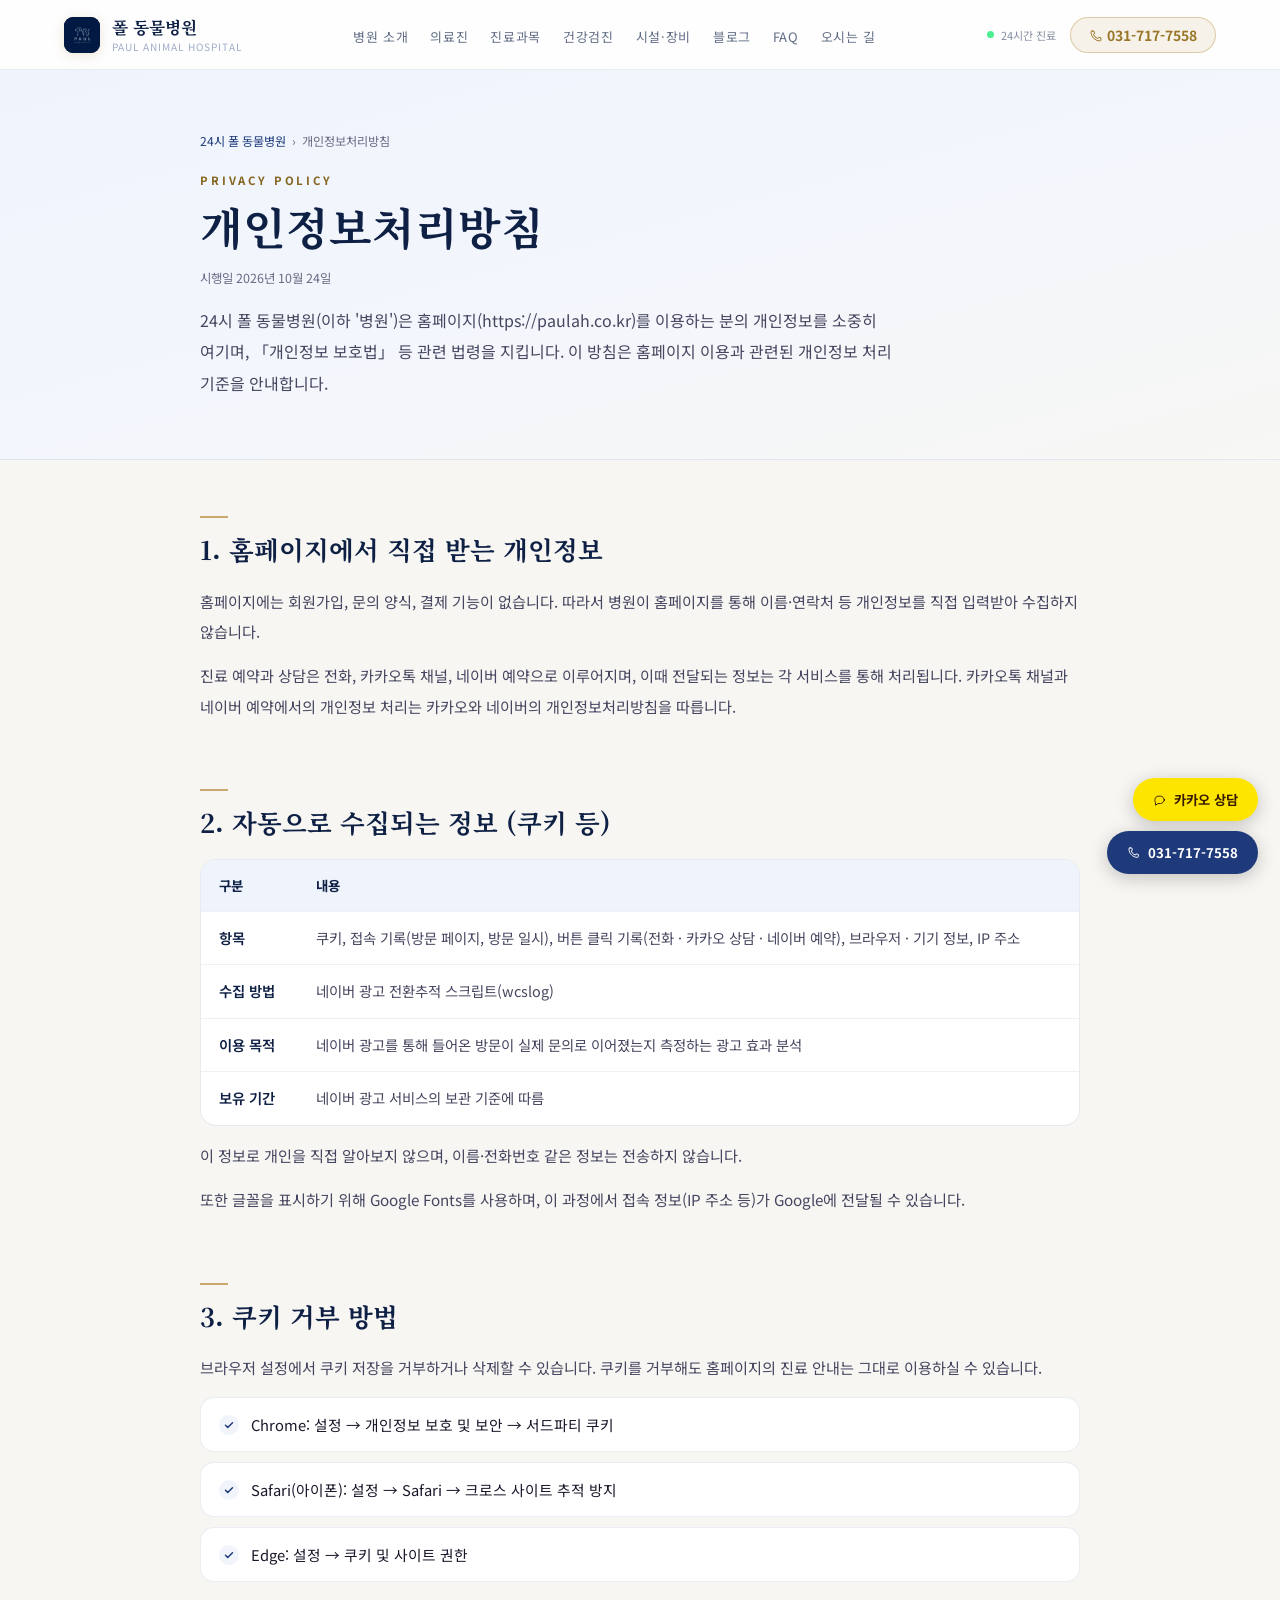
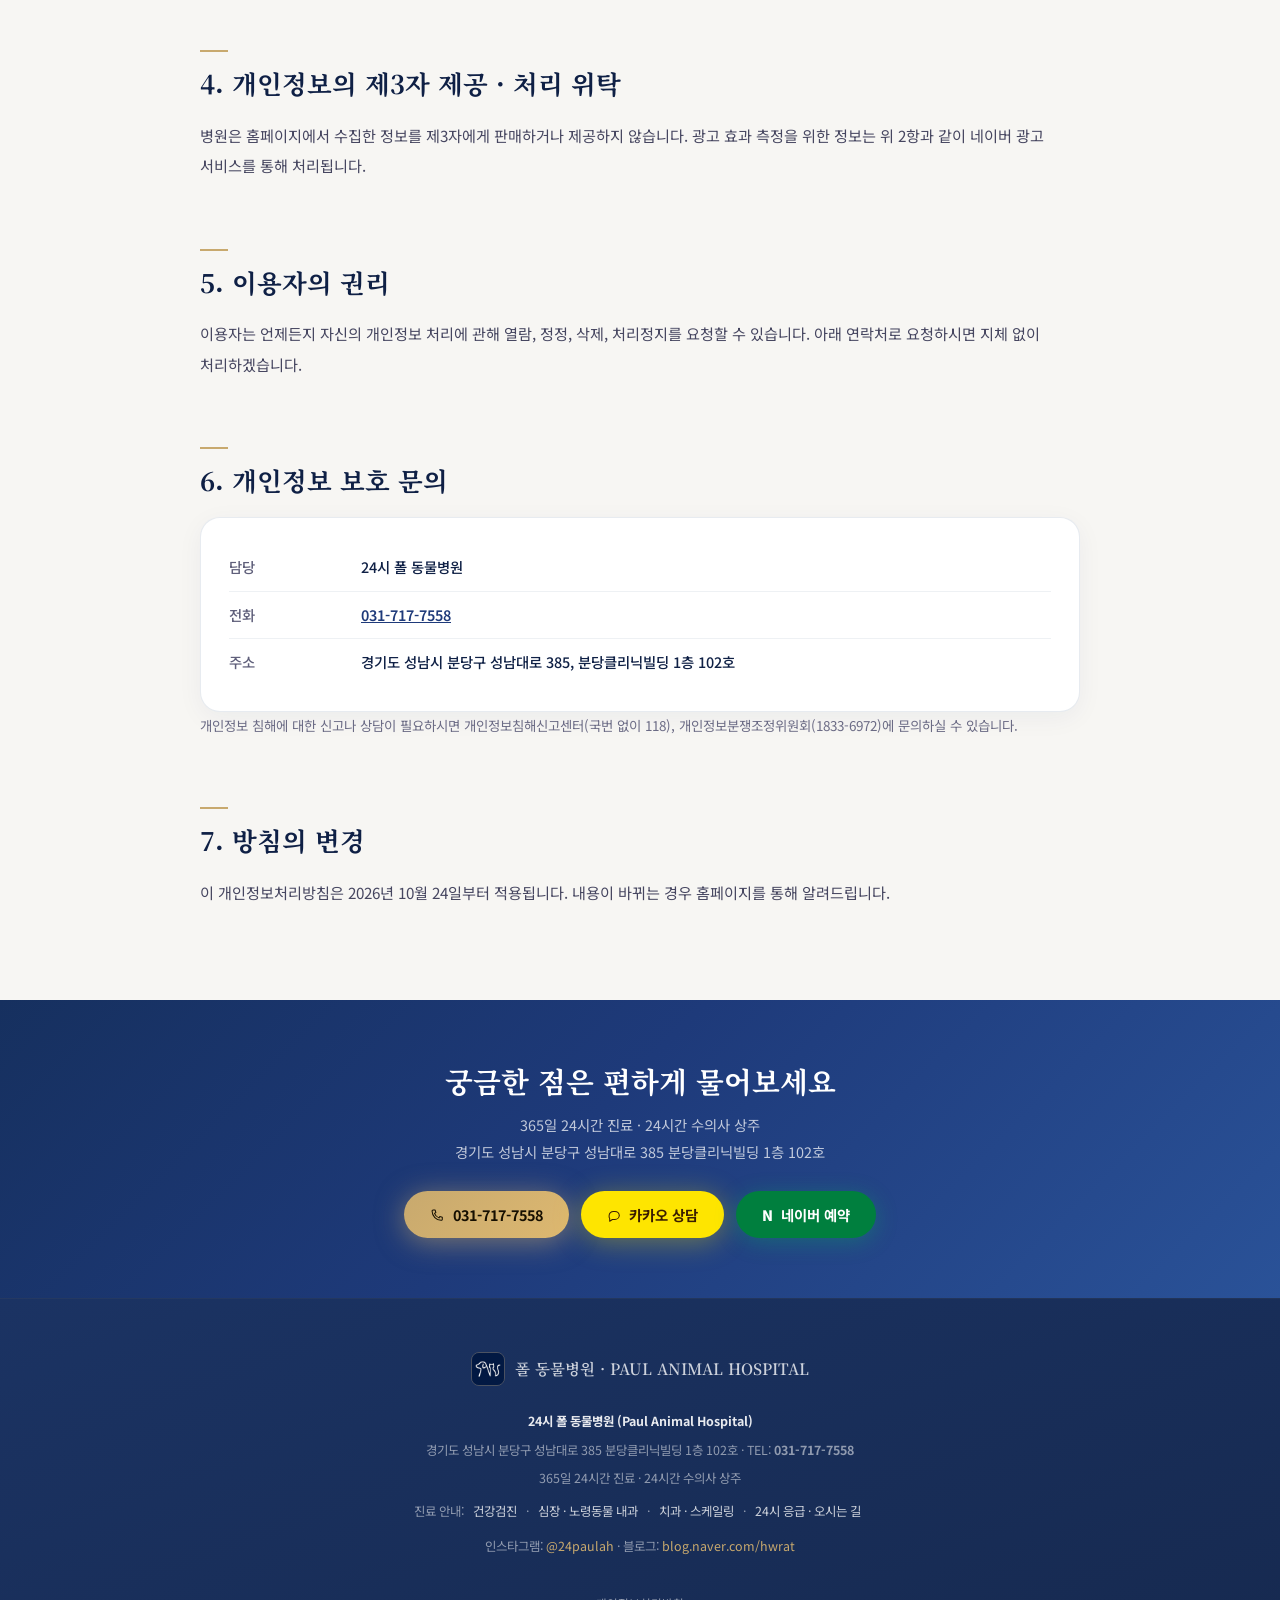
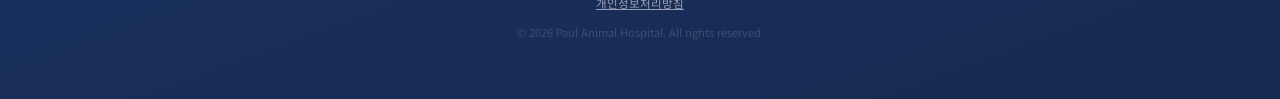
<file: site/privacy/index.html>
<!DOCTYPE html>
<html lang="ko"><head>
<meta charset="UTF-8">
<meta name="viewport" content="width=device-width, initial-scale=1.0">
<title>개인정보처리방침 | 24시 폴 동물병원</title>
<meta name="description" content="24시 폴 동물병원 홈페이지(paulah.co.kr)의 개인정보처리방침입니다. 쿠키·광고 전환추적 등 처리 항목과 거부 방법을 안내합니다.">
<meta name="robots" content="index, follow, max-image-preview:large">
<link rel="canonical" href="https://paulah.co.kr/privacy/">
<link rel="icon" href="../favicon.ico?v=2" sizes="any">
<link rel="icon" type="image/png" sizes="32x32" href="../favicon-32.png?v=2">
<link rel="icon" type="image/png" sizes="16x16" href="../favicon-16.png?v=2">
<link rel="apple-touch-icon" sizes="180x180" href="../apple-touch-icon.png?v=2">
<meta property="og:type" content="website">
<meta property="og:site_name" content="24시 폴 동물병원">
<meta property="og:locale" content="ko_KR">
<meta property="og:title" content="개인정보처리방침 | 24시 폴 동물병원">
<meta property="og:description" content="24시 폴 동물병원 홈페이지(paulah.co.kr)의 개인정보처리방침입니다. 쿠키·광고 전환추적 등 처리 항목과 거부 방법을 안내합니다.">
<meta property="og:url" content="https://paulah.co.kr/privacy/">
<meta property="og:image" content="https://paulah.co.kr/og-image.jpg?v=2">
<meta property="og:image:width" content="1200">
<meta property="og:image:height" content="630">
<meta name="twitter:card" content="summary_large_image">
<meta name="theme-color" content="#021a43">
<script type="application/ld+json">{"@context": "https://schema.org", "@graph": [{"@type": "WebPage", "@id": "https://paulah.co.kr/privacy/#webpage", "url": "https://paulah.co.kr/privacy/", "name": "개인정보처리방침 | 24시 폴 동물병원", "description": "24시 폴 동물병원 홈페이지(paulah.co.kr)의 개인정보처리방침입니다. 쿠키·광고 전환추적 등 처리 항목과 거부 방법을 안내합니다.", "inLanguage": "ko-KR", "isPartOf": {"@type": "WebSite", "@id": "https://paulah.co.kr/#website", "name": "24시 폴 동물병원", "url": "https://paulah.co.kr/"}, "about": {"@id": "https://paulah.co.kr/#clinic"}, "primaryImageOfPage": {"@type": "ImageObject", "url": "https://paulah.co.kr/og-image.jpg?v=2"}, "datePublished": "2026-10-22", "dateModified": "2026-10-24", "author": {"@id": "https://paulah.co.kr/#clinic"}, "publisher": {"@id": "https://paulah.co.kr/#clinic"}, "breadcrumb": {"@id": "https://paulah.co.kr/privacy/#breadcrumb"}}, {"@type": "BreadcrumbList", "@id": "https://paulah.co.kr/privacy/#breadcrumb", "itemListElement": [{"@type": "ListItem", "position": 1, "name": "홈", "item": "https://paulah.co.kr/"}, {"@type": "ListItem", "position": 2, "name": "개인정보처리방침", "item": "https://paulah.co.kr/privacy/"}]}, {"@type": "VeterinaryCare", "@id": "https://paulah.co.kr/#clinic", "name": "24시 폴 동물병원", "url": "https://paulah.co.kr/", "telephone": "+82-31-717-7558", "image": "https://paulah.co.kr/og-image.jpg?v=2", "address": {"@type": "PostalAddress", "streetAddress": "성남대로 385 분당클리닉빌딩 1층 102호", "addressLocality": "성남시 분당구", "addressRegion": "경기도", "addressCountry": "KR"}, "openingHoursSpecification": [{"@type": "OpeningHoursSpecification", "dayOfWeek": ["Monday", "Tuesday", "Wednesday", "Thursday", "Friday", "Saturday", "Sunday"], "opens": "00:00", "closes": "23:59"}]}]}</script>
<link href="https://fonts.googleapis.com/css2?family=Noto+Sans+KR:wght@300;400;500;700;900&family=Noto+Serif+KR:wght@400;600;700&display=swap" rel="stylesheet">
<link rel="stylesheet" href="../assets/base.css?v=598dc72a">
<link rel="stylesheet" href="../assets/page.css?v=598dc72a">
<link rel="alternate" type="application/rss+xml" title="24시 폴 동물병원" href="https://paulah.co.kr/rss.xml">
</head>
<body><svg width="0" height="0" style="position:absolute" aria-hidden="true" focusable="false"><defs>
<symbol id="i-phone" viewBox="0 0 24 24"><path d="M5.2 3.5h3.4l1.2 4.1-2.3 1.4a12.4 12.4 0 0 0 7.5 7.5l1.4-2.3 4.1 1.2v3.4a1.7 1.7 0 0 1-1.9 1.7C10.4 20.3 3.7 13.6 3.5 5.4a1.7 1.7 0 0 1 1.7-1.9Z"></path></symbol>
<symbol id="i-chat" viewBox="0 0 24 24"><path d="M20.5 11.8a7.3 7.3 0 0 1-7.3 7.3H9l-4.5 3v-4.4a7.3 7.3 0 0 1-1-3.7v-1a7.3 7.3 0 0 1 7.3-7.3h2.4a7.3 7.3 0 0 1 7.3 7.3Z"></path></symbol>
<symbol id="i-checkup" viewBox="0 0 24 24"><rect x="4.5" y="4" width="15" height="16.5" rx="2.2"></rect><path d="M9 4V3.2A1.2 1.2 0 0 1 10.2 2h3.6A1.2 1.2 0 0 1 15 3.2V4"></path><path d="M7.5 13.2h2.2l1.4-3.1 2.1 6.2 1.4-3.1h1.9"></path></symbol>
<symbol id="i-heart" viewBox="0 0 24 24"><path d="M12 20.3S4.4 15.6 4.4 10.3A3.9 3.9 0 0 1 12 8.4a3.9 3.9 0 0 1 7.6 1.9c0 5.3-7.6 10-7.6 10Z"></path></symbol>
<symbol id="i-tooth" viewBox="0 0 24 24"><path d="M12 4.6c-1.9 0-2.5-1.2-4.4-1.2S4 5.2 4 7.9c0 2.9 1 4.4 1.6 7 .5 2.3.6 4.3 1.9 4.3 1.4 0 1.6-2.4 2.2-4.5.4-1.2.8-1.9 2.3-1.9s1.9.7 2.3 1.9c.6 2.1.8 4.5 2.2 4.5 1.3 0 1.4-2 1.9-4.3.6-2.6 1.6-4.1 1.6-7 0-2.7-1.7-4.5-3.6-4.5S13.9 4.6 12 4.6Z"></path></symbol>
<symbol id="i-paw" viewBox="0 0 24 24"><ellipse cx="6.9" cy="10.1" rx="1.9" ry="2.4"></ellipse><ellipse cx="11.9" cy="8.2" rx="1.9" ry="2.5"></ellipse><ellipse cx="16.9" cy="10.1" rx="1.9" ry="2.4"></ellipse><path d="M11.9 13.4c-2.7 0-4.9 2-4.9 4.2 0 1.6 1.3 2.6 2.9 2.6.9 0 1.4-.3 2-.3s1.1.3 2 .3c1.6 0 2.9-1 2.9-2.6 0-2.2-2.2-4.2-4.9-4.2Z"></path></symbol>
<symbol id="i-award" viewBox="0 0 24 24"><circle cx="12" cy="9" r="5.3"></circle><path d="M8.9 13.4 7.8 21.5 12 19.3l4.2 2.2-1.1-8.1"></path></symbol>
<symbol id="i-calendar" viewBox="0 0 24 24"><rect x="3.5" y="5" width="17" height="15.5" rx="2.2"></rect><path d="M3.5 10h17M8.3 3v4M15.7 3v4"></path></symbol>
<symbol id="i-clock" viewBox="0 0 24 24"><circle cx="12" cy="12" r="8.6"></circle><path d="M12 7v5.2l3.3 2"></path></symbol>
<symbol id="i-scope" viewBox="0 0 24 24"><circle cx="10.8" cy="10.8" r="6.6"></circle><path d="M15.6 15.6 20.6 20.6"></path></symbol>
<symbol id="i-leaf" viewBox="0 0 24 24"><path d="M4.5 19.5c0-8.3 5.3-13.5 15-13.5 0 9.4-5.3 13.5-11.3 13.5H4.5Z"></path><path d="M4.5 19.5c2.2-4.3 5.3-6.9 9.3-8.5"></path></symbol>
<symbol id="i-scissors" viewBox="0 0 24 24"><circle cx="6.2" cy="18" r="2.4"></circle><circle cx="17.8" cy="18" r="2.4"></circle><path d="M7.9 16.3 19 4M16.1 16.3 5 4"></path></symbol>
<symbol id="i-emergency" viewBox="0 0 24 24"><circle cx="12" cy="12" r="8.6"></circle><path d="M12 7.8v8.4M7.8 12h8.4"></path></symbol>
<symbol id="i-dog" viewBox="0 0 24 24"><path d="M6.3 8.4 5.2 3.6l4.2 2.4"></path><path d="M17.7 8.4 18.8 3.6l-4.2 2.4"></path><path d="M12 5.6c-3.8 0-6.3 3-6.3 6.9s2.5 6.9 6.3 6.9 6.3-3 6.3-6.9-2.5-6.9-6.3-6.9Z"></path><path d="M10 11.7h.01M14 11.7h.01"></path><path d="M12 14.4v1.3"></path></symbol>
<symbol id="i-cat" viewBox="0 0 24 24"><path d="M6 10.4 5.2 3.8l4.6 3"></path><path d="M18 10.4 18.8 3.8l-4.6 3"></path><path d="M12 6.4c-3.7 0-6.2 2.9-6.2 6.5s2.5 6.5 6.2 6.5 6.2-2.9 6.2-6.5-2.5-6.5-6.2-6.5Z"></path><path d="M9.7 12.4h.01M14.3 12.4h.01"></path><path d="M6.4 14.4h2.2M15.4 14.4h2.2"></path></symbol>
<symbol id="i-dna" viewBox="0 0 24 24"><path d="M8 3c0 4.5 8 4.5 8 9s-8 4.5-8 9"></path><path d="M16 3c0 4.5-8 4.5-8 9s8 4.5 8 9"></path><path d="M9.4 6.8h5.2M8.6 12h6.8M9.4 17.2h5.2"></path></symbol>
<symbol id="i-megaphone" viewBox="0 0 24 24"><path d="M4 10.2v3.6a1.3 1.3 0 0 0 1.3 1.3h2.2l7.3 4.2V4.7L7.5 8.9H5.3A1.3 1.3 0 0 0 4 10.2Z"></path><path d="M18.4 9.2a3.8 3.8 0 0 1 0 5.6"></path></symbol>
<symbol id="i-article" viewBox="0 0 24 24"><rect x="3.8" y="4.5" width="16.4" height="15" rx="2"></rect><path d="M7.4 9h9.2M7.4 12.5h9.2M7.4 16h5.6"></path></symbol>
<symbol id="i-pin" viewBox="0 0 24 24"><path d="M12 21.2s7-6 7-11.2a7 7 0 1 0-14 0c0 5.2 7 11.2 7 11.2Z"></path><circle cx="12" cy="9.8" r="2.6"></circle></symbol>
</defs></svg>

<!-- 이 파일은 tools/build.py 가 tools/pages/privacy.html 로 만든 결과물입니다. 문구는 원고 파일에서 고치세요. -->
<nav id="topnav">
  <a href="../" class="nl">
    <div class="nlm-img" style="background:#0D1F3C;display:flex;align-items:center;justify-content:center;"><img src="../images/logo-nav.webp" alt="" style="width:100%;height:100%;object-fit:contain;"></div>
    <div><div class="nn">폴 동물병원</div><div class="ne">PAUL ANIMAL HOSPITAL</div></div>
  </a>
  <ul class="nls">
    <li><a href="../#about">병원 소개</a></li>
    <li><a href="../#doctors">의료진</a></li>
    <li><a href="../#dept">진료과목</a></li>
    <li><a href="../#checkup">건강검진</a></li>
    <li><a href="../#equip">시설·장비</a></li>
    <li><a href="../#blog">블로그</a></li>
    <li><a href="../#faq">FAQ</a></li>
    <li><a href="../#contact">오시는 길</a></li>
  </ul>
  <div class="nr">
    <div class="lp"><div class="ld"></div><span>24시간 진료</span></div>
    <a href="tel:031-717-7558" class="nt"><svg class="ic"><use href="#i-phone"></use></svg> 031-717-7558</a>
  </div>
  <div id="hamburger" onclick="toggleMenu()"><span></span><span></span><span></span></div>
</nav>
<div class="mobile-menu" id="mobileMenu">
  <ul>
    <li><a href="../#about" onclick="closeMenu()">병원 소개</a></li>
    <li><a href="../#doctors" onclick="closeMenu()">의료진</a></li>
    <li><a href="../#dept" onclick="closeMenu()">진료과목</a></li>
    <li><a href="../#checkup" onclick="closeMenu()">건강검진</a></li>
    <li><a href="../#equip" onclick="closeMenu()">시설·장비</a></li>
    <li><a href="../#blog" onclick="closeMenu()">블로그</a></li>
    <li><a href="../#faq" onclick="closeMenu()">자주 묻는 질문</a></li>
    <li><a href="../#contact" onclick="closeMenu()">오시는 길</a></li>
    <li><a href="tel:031-717-7558" style="color:var(--gold);font-weight:700;"><svg class="ic"><use href="#i-phone"></use></svg> 031-717-7558</a></li>
  </ul>
</div>

<header class="sp-hero">
  <div class="sp-wrap">
    <div class="sp-crumb"><a href="../">24시 폴 동물병원</a><span>›</span><span>개인정보처리방침</span></div>
    <p class="ey">PRIVACY POLICY</p>
    <h1 class="sp-h1">개인정보처리방침</h1>
    <p class="sp-meta">시행일 <time datetime="2026-10-24">2026년 10월 24일</time></p>
<p class="sp-lead">24시 폴 동물병원(이하 '병원')은 홈페이지(https://paulah.co.kr)를 이용하는 분의 개인정보를 소중히 여기며, 「개인정보 보호법」 등 관련 법령을 지킵니다. 이 방침은 홈페이지 이용과 관련된 개인정보 처리 기준을 안내합니다.</p>
  </div>
</header>

<main class="sp-main">
  <div class="sp-wrap">
<section class="sp-sec">
      <h2 class="sp-h2">1. 홈페이지에서 직접 받는 개인정보</h2>
      <p>홈페이지에는 회원가입, 문의 양식, 결제 기능이 없습니다. 따라서 병원이 홈페이지를 통해 이름·연락처 등 개인정보를 직접 입력받아 수집하지 않습니다.</p>
      <p>진료 예약과 상담은 전화, 카카오톡 채널, 네이버 예약으로 이루어지며, 이때 전달되는 정보는 각 서비스를 통해 처리됩니다. 카카오톡 채널과 네이버 예약에서의 개인정보 처리는 카카오와 네이버의 개인정보처리방침을 따릅니다.</p>
    </section>

    <section class="sp-sec">
      <h2 class="sp-h2">2. 자동으로 수집되는 정보 (쿠키 등)</h2>
      <table class="sp-table">
        <thead><tr><th>구분</th><th>내용</th></tr></thead>
        <tbody>
          <tr><td>항목</td><td>쿠키, 접속 기록(방문 페이지, 방문 일시), 버튼 클릭 기록(전화 · 카카오 상담 · 네이버 예약), 브라우저 · 기기 정보, IP 주소</td></tr>
          <tr><td>수집 방법</td><td>네이버 광고 전환추적 스크립트(wcslog)</td></tr>
          <tr><td>이용 목적</td><td>네이버 광고를 통해 들어온 방문이 실제 문의로 이어졌는지 측정하는 광고 효과 분석</td></tr>
          <tr><td>보유 기간</td><td>네이버 광고 서비스의 보관 기준에 따름</td></tr>
        </tbody>
      </table>
      <p>이 정보로 개인을 직접 알아보지 않으며, 이름·전화번호 같은 정보는 전송하지 않습니다.</p>
      <p>또한 글꼴을 표시하기 위해 Google Fonts를 사용하며, 이 과정에서 접속 정보(IP 주소 등)가 Google에 전달될 수 있습니다.</p>
    </section>

    <section class="sp-sec">
      <h2 class="sp-h2">3. 쿠키 거부 방법</h2>
      <p>브라우저 설정에서 쿠키 저장을 거부하거나 삭제할 수 있습니다. 쿠키를 거부해도 홈페이지의 진료 안내는 그대로 이용하실 수 있습니다.</p>
      <ul class="sp-list">
        <li>Chrome: 설정 → 개인정보 보호 및 보안 → 서드파티 쿠키</li>
        <li>Safari(아이폰): 설정 → Safari → 크로스 사이트 추적 방지</li>
        <li>Edge: 설정 → 쿠키 및 사이트 권한</li>
      </ul>
    </section>

    <section class="sp-sec">
      <h2 class="sp-h2">4. 개인정보의 제3자 제공 · 처리 위탁</h2>
      <p>병원은 홈페이지에서 수집한 정보를 제3자에게 판매하거나 제공하지 않습니다. 광고 효과 측정을 위한 정보는 위 2항과 같이 네이버 광고 서비스를 통해 처리됩니다.</p>
    </section>

    <section class="sp-sec">
      <h2 class="sp-h2">5. 이용자의 권리</h2>
      <p>이용자는 언제든지 자신의 개인정보 처리에 관해 열람, 정정, 삭제, 처리정지를 요청할 수 있습니다. 아래 연락처로 요청하시면 지체 없이 처리하겠습니다.</p>
    </section>

    <section class="sp-sec">
      <h2 class="sp-h2">6. 개인정보 보호 문의</h2>
      <div class="sp-sum">
        <dl>
          <dt>담당</dt><dd>24시 폴 동물병원</dd>
          <dt>전화</dt><dd><a href="tel:031-717-7558">031-717-7558</a></dd>
          <dt>주소</dt><dd>경기도 성남시 분당구 성남대로 385, 분당클리닉빌딩 1층 102호</dd>
        </dl>
      </div>
      <p class="sp-note">개인정보 침해에 대한 신고나 상담이 필요하시면 개인정보침해신고센터(국번 없이 118), 개인정보분쟁조정위원회(1833-6972)에 문의하실 수 있습니다.</p>
    </section>

    <section class="sp-sec">
      <h2 class="sp-h2">7. 방침의 변경</h2>
      <p>이 개인정보처리방침은 2026년 10월 24일부터 적용됩니다. 내용이 바뀌는 경우 홈페이지를 통해 알려드립니다.</p>
    </section>

  </div>
</main>

<section class="sp-band">
  <h2>궁금한 점은 편하게 물어보세요</h2>
  <p>365일 24시간 진료 · 24시간 수의사 상주<br>경기도 성남시 분당구 성남대로 385 분당클리닉빌딩 1층 102호</p>
  <div class="sp-cta">
    <a href="tel:031-717-7558" class="bpg"><svg class="ic"><use href="#i-phone"></use></svg> 031-717-7558</a>
    <a href="https://pf.kakao.com/_xfkxekM/chat" target="_blank" rel="noopener" class="bkk"><svg class="ic"><use href="#i-chat"></use></svg> 카카오 상담</a>
    <a href="https://naver.me/xKyevLBK" target="_blank" rel="noopener" class="bnv"><b>N</b> 네이버 예약</a>
  </div>
</section>

<footer>
  <div class="flr">
    <div style="width:34px;height:34px;border-radius:8px;overflow:hidden;border:1px solid rgba(200,169,110,0.28);flex-shrink:0;">
      <img loading="lazy" decoding="async" src="../images/logo-footer.jpg?v=2" alt="폴 동물병원 로고" style="width:100%;height:100%;object-fit:cover;">
    </div>
    <div class="fln">폴 동물병원 · PAUL ANIMAL HOSPITAL</div>
  </div>
  <strong>24시 폴 동물병원 (Paul Animal Hospital)</strong><br>
  경기도 성남시 분당구 성남대로 385 분당클리닉빌딩 1층 102호 · TEL: <a href="tel:031-717-7558" style="color:inherit;font-weight:700;text-decoration:none;">031-717-7558</a><br>
  365일 24시간 진료 · 24시간 수의사 상주<br>
  <div class="ftopics">진료 안내: <a href="../checkup/">건강검진</a> · <a href="../heart/">심장 · 노령동물 내과</a> · <a href="../dental/">치과 · 스케일링</a> · <a href="../emergency/">24시 응급 · 오시는 길</a></div>
  인스타그램: <a href="https://www.instagram.com/24paulah" target="_blank" rel="noopener" style="color:var(--gold);">@24paulah</a> · 블로그: <a href="https://blog.naver.com/hwrat" target="_blank" rel="noopener">blog.naver.com/hwrat</a><br><br>
  <a href="../privacy/" style="font-size:0.72rem;color:rgba(255,255,255,0.55);text-decoration:underline;">개인정보처리방침</a><br>
  <span style="font-size:0.69rem;color:rgba(255,255,255,0.16);">© 2026 Paul Animal Hospital. All rights reserved.</span>
</footer>

<div class="floaters">
  <a href="https://pf.kakao.com/_xfkxekM/chat" target="_blank" rel="noopener" class="fb fk"><svg class="ic"><use href="#i-chat"></use></svg> 카카오 상담</a>
  <a href="tel:031-717-7558" class="fb ft2"><svg class="ic"><use href="#i-phone"></use></svg> 031-717-7558</a>
</div>

<script>
function toggleMenu(){document.getElementById('mobileMenu').classList.toggle('open');}
function closeMenu(){document.getElementById('mobileMenu').classList.remove('open');}
const nav=document.getElementById('topnav');
window.addEventListener('scroll',()=>{nav.style.boxShadow=window.scrollY>60?'0 4px 32px rgba(0,0,0,0.12)':'none';},{passive:true});
</script>

<!-- 네이버 광고 전환추적 (wcs.trans) · 공통키 s_859375249a1 · 광고계정 1732929 와 혼용 금지 -->
<script type="text/javascript" src="//wcs.naver.net/wcslog.js"></script>
<script type="text/javascript">
(function(){
  if (!window.wcs) return;
  if (location.hostname !== "paulah.co.kr") return;  /* 미리보기·테스트 주소에서는 수집 안 함 */
  if (!window.wcs_add) window.wcs_add = {};
  window.wcs_add["wa"] = "s_859375249a1";
  wcs.inflow("paulah.co.kr");
  wcs_do();                                   /* 페이지뷰: 로드당 1회 */
  var MAP = [
    {sel:'a[href^="tel:"]',         type:"custom001"},  /* 전화 버튼 클릭 */
    {sel:'a[href*="pf.kakao.com"]', type:"custom002"},  /* 카카오 상담 이동 */
    {sel:'a[href*="naver.me"]',     type:"custom003"}   /* 네이버 예약 이동 */
  ];
  var last = {};
  document.addEventListener("click", function(e){
    var a = e.target && e.target.closest ? e.target.closest("a") : null;
    if (!a || a.hasAttribute("data-wcs-skip")) return;   /* 진료일정 안내 링크 등은 전환 아님 */
    for (var i = 0; i < MAP.length; i++){
      if (!a.matches(MAP[i].sel)) continue;
      var t = MAP[i].type, now = Date.now();
      if (last[t] && now - last[t] < 1000) return;   /* 연타 중복 방지 */
      last[t] = now;
      try { var _conv = {}; _conv.type = t; wcs.trans(_conv); } catch(err){}
      return;                                        /* 한 클릭 = 한 이벤트 */
    }
  }, true);
})();
</script>
</body></html>
</file>
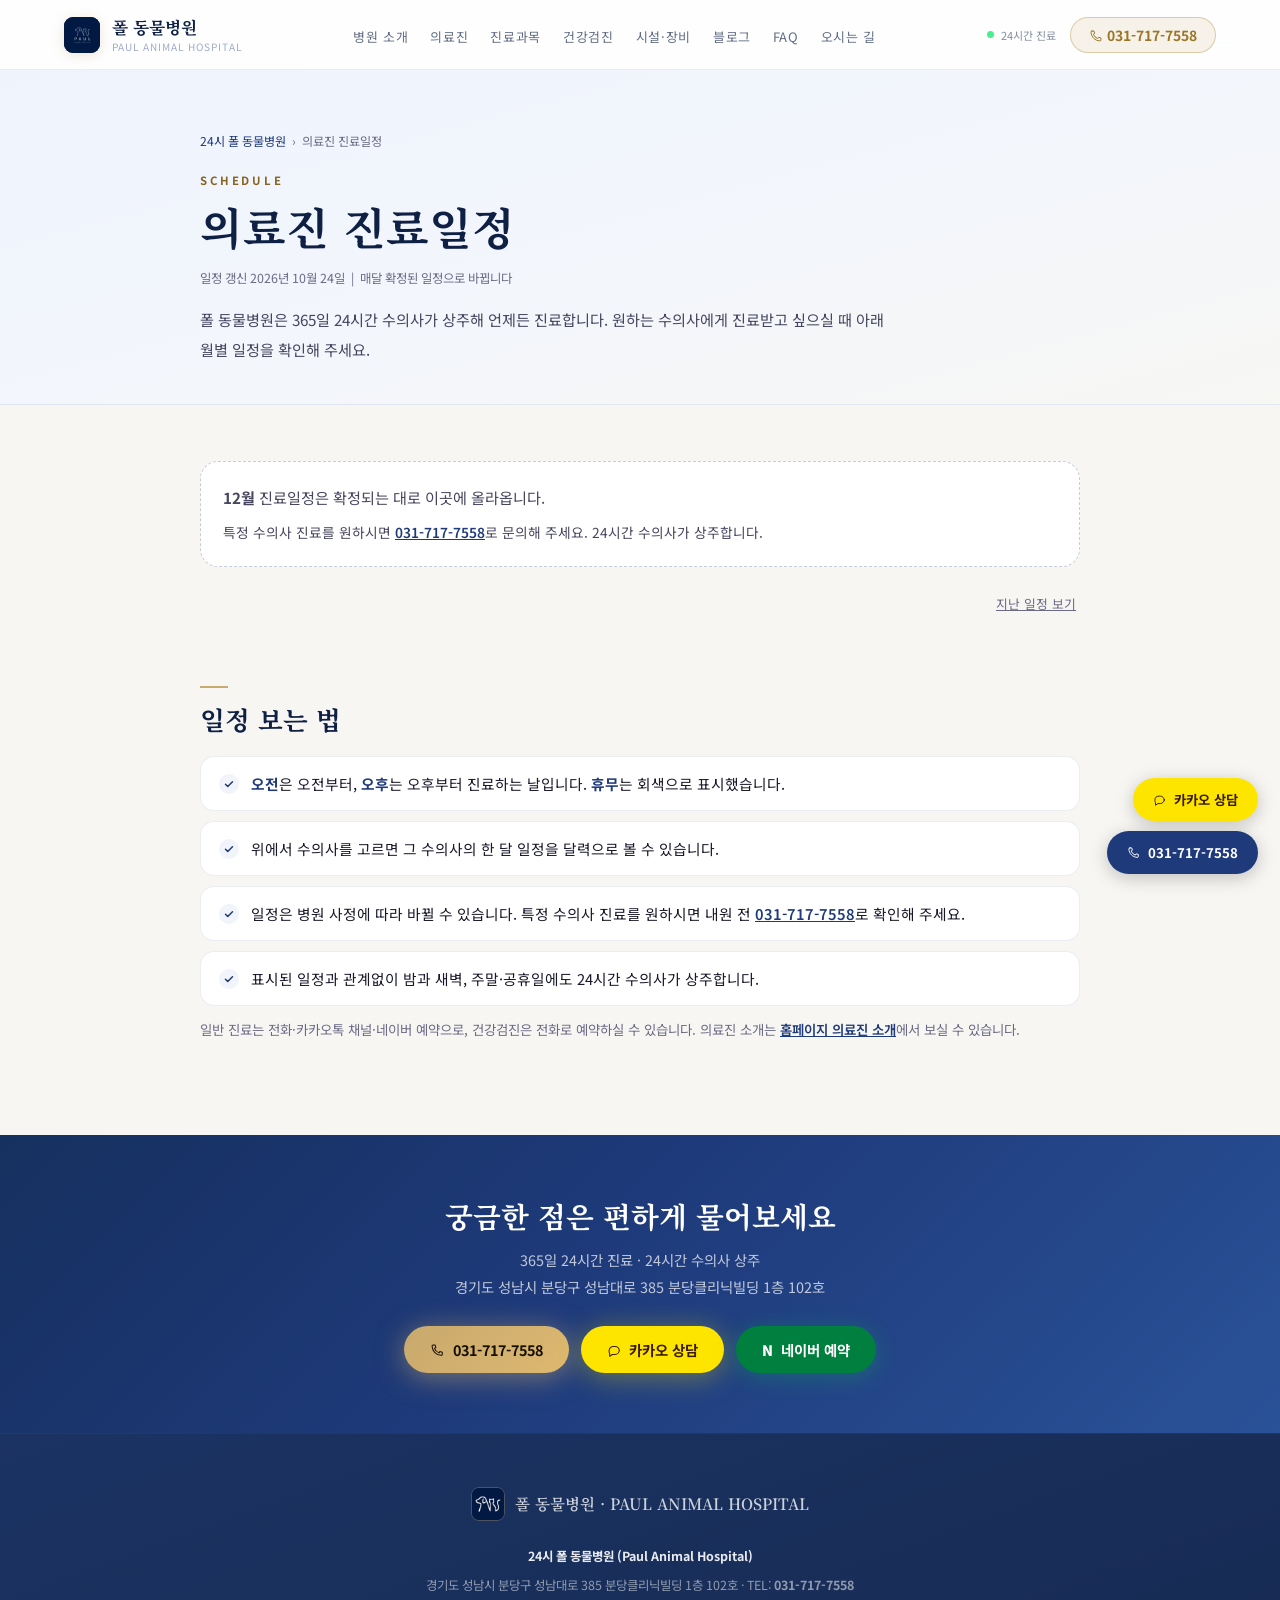
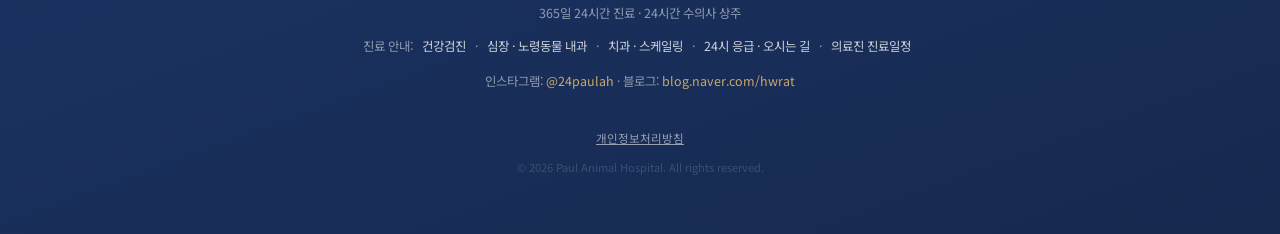
<file: site/schedule/index.html>
<!DOCTYPE html>
<html lang="ko"><head>
<meta charset="UTF-8">
<meta name="viewport" content="width=device-width, initial-scale=1.0">
<title>의료진 진료일정 | 24시 폴 동물병원</title>
<meta name="description" content="분당 정자동 24시 폴 동물병원 월별 의료진 진료일정. 김평·김율현 원장, 김세림 내과 과장, 김종완 수의사의 오전·오후·휴무 일정입니다.">
<meta name="robots" content="index, follow, max-image-preview:large">
<link rel="canonical" href="https://paulah.co.kr/schedule/">
<link rel="icon" href="../favicon.ico?v=2" sizes="any">
<link rel="icon" type="image/png" sizes="32x32" href="../favicon-32.png?v=2">
<link rel="icon" type="image/png" sizes="16x16" href="../favicon-16.png?v=2">
<link rel="apple-touch-icon" sizes="180x180" href="../apple-touch-icon.png?v=2">
<meta property="og:type" content="website">
<meta property="og:site_name" content="24시 폴 동물병원">
<meta property="og:locale" content="ko_KR">
<meta property="og:title" content="의료진 진료일정 | 24시 폴 동물병원">
<meta property="og:description" content="분당 정자동 24시 폴 동물병원 월별 의료진 진료일정. 김평·김율현 원장, 김세림 내과 과장, 김종완 수의사의 오전·오후·휴무 일정입니다.">
<meta property="og:url" content="https://paulah.co.kr/schedule/">
<meta property="og:image" content="https://paulah.co.kr/og-image.jpg?v=2">
<meta property="og:image:width" content="1200">
<meta property="og:image:height" content="630">
<meta name="twitter:card" content="summary_large_image">
<meta name="theme-color" content="#021a43">
<script type="application/ld+json">{"@context": "https://schema.org", "@graph": [{"@type": "WebPage", "@id": "https://paulah.co.kr/schedule/#webpage", "url": "https://paulah.co.kr/schedule/", "name": "의료진 진료일정 | 24시 폴 동물병원", "description": "분당 정자동 24시 폴 동물병원 월별 의료진 진료일정. 김평·김율현 원장, 김세림 내과 과장, 김종완 수의사의 오전·오후·휴무 일정입니다.", "inLanguage": "ko-KR", "isPartOf": {"@type": "WebSite", "@id": "https://paulah.co.kr/#website", "name": "24시 폴 동물병원", "url": "https://paulah.co.kr/"}, "about": {"@id": "https://paulah.co.kr/#clinic"}, "primaryImageOfPage": {"@type": "ImageObject", "url": "https://paulah.co.kr/og-image.jpg?v=2"}, "datePublished": "2026-10-24", "dateModified": "2026-10-24", "author": {"@id": "https://paulah.co.kr/#clinic"}, "publisher": {"@id": "https://paulah.co.kr/#clinic"}, "breadcrumb": {"@id": "https://paulah.co.kr/schedule/#breadcrumb"}}, {"@type": "BreadcrumbList", "@id": "https://paulah.co.kr/schedule/#breadcrumb", "itemListElement": [{"@type": "ListItem", "position": 1, "name": "홈", "item": "https://paulah.co.kr/"}, {"@type": "ListItem", "position": 2, "name": "의료진 진료일정", "item": "https://paulah.co.kr/schedule/"}]}, {"@type": "VeterinaryCare", "@id": "https://paulah.co.kr/#clinic", "name": "24시 폴 동물병원", "url": "https://paulah.co.kr/", "telephone": "+82-31-717-7558", "image": "https://paulah.co.kr/og-image.jpg?v=2", "address": {"@type": "PostalAddress", "streetAddress": "성남대로 385 분당클리닉빌딩 1층 102호", "addressLocality": "성남시 분당구", "addressRegion": "경기도", "addressCountry": "KR"}, "openingHoursSpecification": [{"@type": "OpeningHoursSpecification", "dayOfWeek": ["Monday", "Tuesday", "Wednesday", "Thursday", "Friday", "Saturday", "Sunday"], "opens": "00:00", "closes": "23:59"}]}]}</script>
<link href="https://fonts.googleapis.com/css2?family=Noto+Sans+KR:wght@300;400;500;700;900&family=Noto+Serif+KR:wght@400;600;700&display=swap" rel="stylesheet">
<link rel="stylesheet" href="../assets/base.css?v=0e16f6b8">
<link rel="stylesheet" href="../assets/page.css?v=0e16f6b8">
<link rel="alternate" type="application/rss+xml" title="24시 폴 동물병원" href="https://paulah.co.kr/rss.xml">
</head>
<body><svg width="0" height="0" style="position:absolute" aria-hidden="true" focusable="false"><defs>
<symbol id="i-phone" viewBox="0 0 24 24"><path d="M5.2 3.5h3.4l1.2 4.1-2.3 1.4a12.4 12.4 0 0 0 7.5 7.5l1.4-2.3 4.1 1.2v3.4a1.7 1.7 0 0 1-1.9 1.7C10.4 20.3 3.7 13.6 3.5 5.4a1.7 1.7 0 0 1 1.7-1.9Z"></path></symbol>
<symbol id="i-chat" viewBox="0 0 24 24"><path d="M20.5 11.8a7.3 7.3 0 0 1-7.3 7.3H9l-4.5 3v-4.4a7.3 7.3 0 0 1-1-3.7v-1a7.3 7.3 0 0 1 7.3-7.3h2.4a7.3 7.3 0 0 1 7.3 7.3Z"></path></symbol>
<symbol id="i-checkup" viewBox="0 0 24 24"><rect x="4.5" y="4" width="15" height="16.5" rx="2.2"></rect><path d="M9 4V3.2A1.2 1.2 0 0 1 10.2 2h3.6A1.2 1.2 0 0 1 15 3.2V4"></path><path d="M7.5 13.2h2.2l1.4-3.1 2.1 6.2 1.4-3.1h1.9"></path></symbol>
<symbol id="i-heart" viewBox="0 0 24 24"><path d="M12 20.3S4.4 15.6 4.4 10.3A3.9 3.9 0 0 1 12 8.4a3.9 3.9 0 0 1 7.6 1.9c0 5.3-7.6 10-7.6 10Z"></path></symbol>
<symbol id="i-tooth" viewBox="0 0 24 24"><path d="M12 4.6c-1.9 0-2.5-1.2-4.4-1.2S4 5.2 4 7.9c0 2.9 1 4.4 1.6 7 .5 2.3.6 4.3 1.9 4.3 1.4 0 1.6-2.4 2.2-4.5.4-1.2.8-1.9 2.3-1.9s1.9.7 2.3 1.9c.6 2.1.8 4.5 2.2 4.5 1.3 0 1.4-2 1.9-4.3.6-2.6 1.6-4.1 1.6-7 0-2.7-1.7-4.5-3.6-4.5S13.9 4.6 12 4.6Z"></path></symbol>
<symbol id="i-paw" viewBox="0 0 24 24"><ellipse cx="6.9" cy="10.1" rx="1.9" ry="2.4"></ellipse><ellipse cx="11.9" cy="8.2" rx="1.9" ry="2.5"></ellipse><ellipse cx="16.9" cy="10.1" rx="1.9" ry="2.4"></ellipse><path d="M11.9 13.4c-2.7 0-4.9 2-4.9 4.2 0 1.6 1.3 2.6 2.9 2.6.9 0 1.4-.3 2-.3s1.1.3 2 .3c1.6 0 2.9-1 2.9-2.6 0-2.2-2.2-4.2-4.9-4.2Z"></path></symbol>
<symbol id="i-award" viewBox="0 0 24 24"><circle cx="12" cy="9" r="5.3"></circle><path d="M8.9 13.4 7.8 21.5 12 19.3l4.2 2.2-1.1-8.1"></path></symbol>
<symbol id="i-calendar" viewBox="0 0 24 24"><rect x="3.5" y="5" width="17" height="15.5" rx="2.2"></rect><path d="M3.5 10h17M8.3 3v4M15.7 3v4"></path></symbol>
<symbol id="i-clock" viewBox="0 0 24 24"><circle cx="12" cy="12" r="8.6"></circle><path d="M12 7v5.2l3.3 2"></path></symbol>
<symbol id="i-scope" viewBox="0 0 24 24"><circle cx="10.8" cy="10.8" r="6.6"></circle><path d="M15.6 15.6 20.6 20.6"></path></symbol>
<symbol id="i-leaf" viewBox="0 0 24 24"><path d="M4.5 19.5c0-8.3 5.3-13.5 15-13.5 0 9.4-5.3 13.5-11.3 13.5H4.5Z"></path><path d="M4.5 19.5c2.2-4.3 5.3-6.9 9.3-8.5"></path></symbol>
<symbol id="i-scissors" viewBox="0 0 24 24"><circle cx="6.2" cy="18" r="2.4"></circle><circle cx="17.8" cy="18" r="2.4"></circle><path d="M7.9 16.3 19 4M16.1 16.3 5 4"></path></symbol>
<symbol id="i-emergency" viewBox="0 0 24 24"><circle cx="12" cy="12" r="8.6"></circle><path d="M12 7.8v8.4M7.8 12h8.4"></path></symbol>
<symbol id="i-dog" viewBox="0 0 24 24"><path d="M6.3 8.4 5.2 3.6l4.2 2.4"></path><path d="M17.7 8.4 18.8 3.6l-4.2 2.4"></path><path d="M12 5.6c-3.8 0-6.3 3-6.3 6.9s2.5 6.9 6.3 6.9 6.3-3 6.3-6.9-2.5-6.9-6.3-6.9Z"></path><path d="M10 11.7h.01M14 11.7h.01"></path><path d="M12 14.4v1.3"></path></symbol>
<symbol id="i-cat" viewBox="0 0 24 24"><path d="M6 10.4 5.2 3.8l4.6 3"></path><path d="M18 10.4 18.8 3.8l-4.6 3"></path><path d="M12 6.4c-3.7 0-6.2 2.9-6.2 6.5s2.5 6.5 6.2 6.5 6.2-2.9 6.2-6.5-2.5-6.5-6.2-6.5Z"></path><path d="M9.7 12.4h.01M14.3 12.4h.01"></path><path d="M6.4 14.4h2.2M15.4 14.4h2.2"></path></symbol>
<symbol id="i-dna" viewBox="0 0 24 24"><path d="M8 3c0 4.5 8 4.5 8 9s-8 4.5-8 9"></path><path d="M16 3c0 4.5-8 4.5-8 9s8 4.5 8 9"></path><path d="M9.4 6.8h5.2M8.6 12h6.8M9.4 17.2h5.2"></path></symbol>
<symbol id="i-megaphone" viewBox="0 0 24 24"><path d="M4 10.2v3.6a1.3 1.3 0 0 0 1.3 1.3h2.2l7.3 4.2V4.7L7.5 8.9H5.3A1.3 1.3 0 0 0 4 10.2Z"></path><path d="M18.4 9.2a3.8 3.8 0 0 1 0 5.6"></path></symbol>
<symbol id="i-article" viewBox="0 0 24 24"><rect x="3.8" y="4.5" width="16.4" height="15" rx="2"></rect><path d="M7.4 9h9.2M7.4 12.5h9.2M7.4 16h5.6"></path></symbol>
<symbol id="i-pin" viewBox="0 0 24 24"><path d="M12 21.2s7-6 7-11.2a7 7 0 1 0-14 0c0 5.2 7 11.2 7 11.2Z"></path><circle cx="12" cy="9.8" r="2.6"></circle></symbol>
</defs></svg>

<!-- 이 파일은 tools/build.py 가 tools/pages/schedule.html 로 만든 결과물입니다. 문구는 원고 파일에서 고치세요. -->
<nav id="topnav">
  <a href="../" class="nl">
    <div class="nlm-img" style="background:#0D1F3C;display:flex;align-items:center;justify-content:center;"><img src="../images/logo-nav.webp" alt="" style="width:100%;height:100%;object-fit:contain;"></div>
    <div><div class="nn">폴 동물병원</div><div class="ne">PAUL ANIMAL HOSPITAL</div></div>
  </a>
  <ul class="nls">
    <li><a href="../#about">병원 소개</a></li>
    <li><a href="../#doctors">의료진</a></li>
    <li><a href="../#dept">진료과목</a></li>
    <li><a href="../#checkup">건강검진</a></li>
    <li><a href="../#equip">시설·장비</a></li>
    <li><a href="../#blog">블로그</a></li>
    <li><a href="../#faq">FAQ</a></li>
    <li><a href="../#contact">오시는 길</a></li>
  </ul>
  <div class="nr">
    <div class="lp"><div class="ld"></div><span>24시간 진료</span></div>
    <a href="tel:031-717-7558" class="nt"><svg class="ic"><use href="#i-phone"></use></svg> 031-717-7558</a>
  </div>
  <div id="hamburger" onclick="toggleMenu()"><span></span><span></span><span></span></div>
</nav>
<div class="mobile-menu" id="mobileMenu">
  <ul>
    <li><a href="../#about" onclick="closeMenu()">병원 소개</a></li>
    <li><a href="../#doctors" onclick="closeMenu()">의료진</a></li>
    <li><a href="../#dept" onclick="closeMenu()">진료과목</a></li>
    <li><a href="../#checkup" onclick="closeMenu()">건강검진</a></li>
    <li><a href="../#equip" onclick="closeMenu()">시설·장비</a></li>
    <li><a href="../#blog" onclick="closeMenu()">블로그</a></li>
    <li><a href="../#faq" onclick="closeMenu()">자주 묻는 질문</a></li>
    <li><a href="../#contact" onclick="closeMenu()">오시는 길</a></li>
    <li><a href="tel:031-717-7558" style="color:var(--gold);font-weight:700;"><svg class="ic"><use href="#i-phone"></use></svg> 031-717-7558</a></li>
  </ul>
</div>

<header class="sp-hero sp-hero-s">
  <div class="sp-wrap">
    <div class="sp-crumb"><a href="../">24시 폴 동물병원</a><span>›</span><span>의료진 진료일정</span></div>
    <p class="ey">SCHEDULE</p>
    <h1 class="sp-h1">의료진 진료일정</h1>
    <p class="sp-meta">일정 갱신 <time datetime="2026-10-24">2026년 10월 24일</time> &nbsp;|&nbsp; 매달 확정된 일정으로 바뀝니다</p>
<p class="sp-lead">폴 동물병원은 365일 24시간 수의사가 상주해 언제든 진료합니다. 원하는 수의사에게 진료받고 싶으실 때 아래 월별 일정을 확인해 주세요.</p>
  </div>
</header>

<main class="sp-main">
  <div class="sp-wrap">
<section class="sp-sec sc" id="schedule">
  <div class="sc-today" id="scToday" hidden></div>
  <div class="sc-empty" id="scEmpty" hidden>
    <p><b id="scEmptyM"></b> 진료일정은 확정되는 대로 이곳에 올라옵니다.</p>
    <p>특정 수의사 진료를 원하시면 <a href="tel:031-717-7558">031-717-7558</a>로 문의해 주세요. 24시간 수의사가 상주합니다.</p>
  </div>
  <div class="sc-bar">
    <div class="sc-tabs" id="scTabs" role="group" aria-label="월 선택"><button type="button" class="sc-tab" data-m="2026-10" hidden><b>10월</b><span></span></button><button type="button" class="sc-tab" data-m="2026-11" hidden><b>11월</b><span></span></button></div>
    <div class="sc-vbs" id="scVets" role="group" aria-label="수의사 선택"><button type="button" class="sc-vb on" data-v="all" aria-pressed="true">전체</button><button type="button" class="sc-vb" data-v="kim-pyeong" aria-pressed="false">김평<small>원장</small></button><button type="button" class="sc-vb" data-v="kim-yulhyun" aria-pressed="false">김율현<small>원장</small></button><button type="button" class="sc-vb" data-v="kim-serim" aria-pressed="false">김세림<small>내과 과장</small></button><button type="button" class="sc-vb" data-v="kim-jongwan" aria-pressed="false">김종완<small>수의사</small></button></div>
  </div>
  <div class="sc-legend"><span><span class="sc-c am">오전</span>오전부터 진료</span><span><span class="sc-c pm">오후</span>오후부터 진료</span><span><span class="sc-c off">휴무</span>휴무</span></div>
    <div class="sc-month" data-m="2026-10" id="m-2026-10">
      <h2 class="sc-mt">2026년 10월 진료일정</h2>
      <div class="sc-all">
        <table class="sc-table">
          <caption class="sr">2026년 10월 날짜별 의료진 진료일정 (오전·오후·휴무)</caption>
          <thead><tr><th scope="col">날짜</th><th scope="col">김평<small>원장</small></th><th scope="col">김율현<small>원장</small></th><th scope="col">김세림<small>내과 과장</small></th><th scope="col">김종완<small>수의사</small></th></tr></thead>
          <tbody>
            <tr data-d="2026-10-01" class="r"><th scope="row"><b>1</b><span>목</span></th><td><span class="sc-c am">오전</span></td><td><span class="sc-c off">휴무</span></td><td><span class="sc-c pm">오후</span></td><td><span class="sc-c am">오전</span></td></tr>
            <tr data-d="2026-10-02" class="r"><th scope="row"><b>2</b><span>금</span></th><td><span class="sc-c pm">오후</span></td><td><span class="sc-c off">휴무</span></td><td><span class="sc-c am">오전</span></td><td><span class="sc-c off">휴무</span></td></tr>
            <tr data-d="2026-10-03" class="r sat"><th scope="row"><b>3</b><span>토</span></th><td><span class="sc-c am">오전</span></td><td><span class="sc-c pm">오후</span></td><td><span class="sc-c am">오전</span></td><td><span class="sc-c off">휴무</span></td></tr>
            <tr data-d="2026-10-04" class="r sun"><th scope="row"><b>4</b><span>일</span></th><td><span class="sc-c off">휴무</span></td><td><span class="sc-c am">오전</span></td><td><span class="sc-c off">휴무</span></td><td><span class="sc-c pm">오후</span></td></tr>
            <tr data-d="2026-10-05" class="r"><th scope="row"><b>5</b><span>월</span></th><td><span class="sc-c off">휴무</span></td><td><span class="sc-c am">오전</span></td><td><span class="sc-c off">휴무</span></td><td><span class="sc-c pm">오후</span></td></tr>
            <tr data-d="2026-10-06" class="r"><th scope="row"><b>6</b><span>화</span></th><td><span class="sc-c off">휴무</span></td><td><span class="sc-c pm">오후</span></td><td><span class="sc-c am">오전</span></td><td><span class="sc-c am">오전</span></td></tr>
            <tr data-d="2026-10-07" class="r"><th scope="row"><b>7</b><span>수</span></th><td><span class="sc-c am">오전</span></td><td><span class="sc-c off">휴무</span></td><td><span class="sc-c pm">오후</span></td><td><span class="sc-c am">오전</span></td></tr>
            <tr data-d="2026-10-08" class="r"><th scope="row"><b>8</b><span>목</span></th><td><span class="sc-c am">오전</span></td><td><span class="sc-c off">휴무</span></td><td><span class="sc-c pm">오후</span></td><td><span class="sc-c am">오전</span></td></tr>
            <tr data-d="2026-10-09" class="r"><th scope="row"><b>9</b><span>금</span></th><td><span class="sc-c pm">오후</span></td><td><span class="sc-c off">휴무</span></td><td><span class="sc-c am">오전</span></td><td><span class="sc-c off">휴무</span></td></tr>
            <tr data-d="2026-10-10" class="r sat"><th scope="row"><b>10</b><span>토</span></th><td><span class="sc-c am">오전</span></td><td><span class="sc-c pm">오후</span></td><td><span class="sc-c am">오전</span></td><td><span class="sc-c off">휴무</span></td></tr>
            <tr data-d="2026-10-11" class="r sun"><th scope="row"><b>11</b><span>일</span></th><td><span class="sc-c am">오전</span></td><td><span class="sc-c am">오전</span></td><td><span class="sc-c off">휴무</span></td><td><span class="sc-c pm">오후</span></td></tr>
            <tr data-d="2026-10-12" class="r"><th scope="row"><b>12</b><span>월</span></th><td><span class="sc-c off">휴무</span></td><td><span class="sc-c am">오전</span></td><td><span class="sc-c off">휴무</span></td><td><span class="sc-c pm">오후</span></td></tr>
            <tr data-d="2026-10-13" class="r"><th scope="row"><b>13</b><span>화</span></th><td><span class="sc-c off">휴무</span></td><td><span class="sc-c pm">오후</span></td><td><span class="sc-c am">오전</span></td><td><span class="sc-c am">오전</span></td></tr>
            <tr data-d="2026-10-14" class="r"><th scope="row"><b>14</b><span>수</span></th><td><span class="sc-c am">오전</span></td><td><span class="sc-c off">휴무</span></td><td><span class="sc-c pm">오후</span></td><td><span class="sc-c am">오전</span></td></tr>
            <tr data-d="2026-10-15" class="r"><th scope="row"><b>15</b><span>목</span></th><td><span class="sc-c am">오전</span></td><td><span class="sc-c off">휴무</span></td><td><span class="sc-c pm">오후</span></td><td><span class="sc-c am">오전</span></td></tr>
            <tr data-d="2026-10-16" class="r"><th scope="row"><b>16</b><span>금</span></th><td><span class="sc-c am">오전</span></td><td><span class="sc-c off">휴무</span></td><td><span class="sc-c pm">오후</span></td><td><span class="sc-c off">휴무</span></td></tr>
            <tr data-d="2026-10-17" class="r sat"><th scope="row"><b>17</b><span>토</span></th><td><span class="sc-c am">오전</span></td><td><span class="sc-c am">오전</span></td><td><span class="sc-c pm">오후</span></td><td><span class="sc-c off">휴무</span></td></tr>
            <tr data-d="2026-10-18" class="r sun"><th scope="row"><b>18</b><span>일</span></th><td><span class="sc-c am">오전</span></td><td><span class="sc-c am">오전</span></td><td><span class="sc-c off">휴무</span></td><td><span class="sc-c pm">오후</span></td></tr>
            <tr data-d="2026-10-19" class="r"><th scope="row"><b>19</b><span>월</span></th><td><span class="sc-c off">휴무</span></td><td><span class="sc-c am">오전</span></td><td><span class="sc-c off">휴무</span></td><td><span class="sc-c pm">오후</span></td></tr>
            <tr data-d="2026-10-20" class="r"><th scope="row"><b>20</b><span>화</span></th><td><span class="sc-c am">오전</span></td><td><span class="sc-c off">휴무</span></td><td><span class="sc-c am">오전</span></td><td><span class="sc-c pm">오후</span></td></tr>
            <tr data-d="2026-10-21" class="r"><th scope="row"><b>21</b><span>수</span></th><td><span class="sc-c am">오전</span></td><td><span class="sc-c off">휴무</span></td><td><span class="sc-c pm">오후</span></td><td><span class="sc-c off">휴무</span></td></tr>
            <tr data-d="2026-10-22" class="r"><th scope="row"><b>22</b><span>목</span></th><td><span class="sc-c am">오전</span></td><td><span class="sc-c off">휴무</span></td><td><span class="sc-c pm">오후</span></td><td><span class="sc-c am">오전</span></td></tr>
            <tr data-d="2026-10-23" class="r"><th scope="row"><b>23</b><span>금</span></th><td><span class="sc-c off">휴무</span></td><td><span class="sc-c pm">오후</span></td><td><span class="sc-c am">오전</span></td><td><span class="sc-c off">휴무</span></td></tr>
            <tr data-d="2026-10-24" class="r sat"><th scope="row"><b>24</b><span>토</span></th><td><span class="sc-c pm">오후</span></td><td><span class="sc-c am">오전</span></td><td><span class="sc-c am">오전</span></td><td><span class="sc-c off">휴무</span></td></tr>
            <tr data-d="2026-10-25" class="r sun"><th scope="row"><b>25</b><span>일</span></th><td><span class="sc-c am">오전</span></td><td><span class="sc-c am">오전</span></td><td><span class="sc-c off">휴무</span></td><td><span class="sc-c pm">오후</span></td></tr>
            <tr data-d="2026-10-26" class="r"><th scope="row"><b>26</b><span>월</span></th><td><span class="sc-c am">오전</span></td><td><span class="sc-c off">휴무</span></td><td><span class="sc-c off">휴무</span></td><td><span class="sc-c pm">오후</span></td></tr>
            <tr data-d="2026-10-27" class="r"><th scope="row"><b>27</b><span>화</span></th><td><span class="sc-c am">오전</span></td><td><span class="sc-c off">휴무</span></td><td><span class="sc-c am">오전</span></td><td><span class="sc-c pm">오후</span></td></tr>
            <tr data-d="2026-10-28" class="r"><th scope="row"><b>28</b><span>수</span></th><td><span class="sc-c off">휴무</span></td><td><span class="sc-c am">오전</span></td><td><span class="sc-c pm">오후</span></td><td><span class="sc-c off">휴무</span></td></tr>
            <tr data-d="2026-10-29" class="r"><th scope="row"><b>29</b><span>목</span></th><td><span class="sc-c off">휴무</span></td><td><span class="sc-c pm">오후</span></td><td><span class="sc-c am">오전</span></td><td><span class="sc-c off">휴무</span></td></tr>
            <tr data-d="2026-10-30" class="r"><th scope="row"><b>30</b><span>금</span></th><td><span class="sc-c pm">오후</span></td><td><span class="sc-c am">오전</span></td><td><span class="sc-c off">휴무</span></td><td><span class="sc-c off">휴무</span></td></tr>
            <tr data-d="2026-10-31" class="r sat"><th scope="row"><b>31</b><span>토</span></th><td><span class="sc-c am">오전</span></td><td><span class="sc-c am">오전</span></td><td><span class="sc-c off">휴무</span></td><td><span class="sc-c pm">오후</span></td></tr>
          </tbody>
        </table>
      </div>
      <div class="sc-vet" data-v="kim-pyeong" hidden>
        <p class="sc-vt">김평 <small>원장</small> · 10월</p>
        <div class="sc-cal" aria-label="김평 원장 10월 진료일정"><span class="h sun">일</span><span class="h">월</span><span class="h">화</span><span class="h">수</span><span class="h">목</span><span class="h">금</span><span class="h sat">토</span><span class="b"></span><span class="b"></span><span class="b"></span><span class="b"></span><span class="c am" data-d="2026-10-01"><b>1</b><span class="sc-c am">오전</span></span><span class="c pm" data-d="2026-10-02"><b>2</b><span class="sc-c pm">오후</span></span><span class="c am sat" data-d="2026-10-03"><b>3</b><span class="sc-c am">오전</span></span><span class="c off sun" data-d="2026-10-04"><b>4</b><span class="sc-c off">휴무</span></span><span class="c off" data-d="2026-10-05"><b>5</b><span class="sc-c off">휴무</span></span><span class="c off" data-d="2026-10-06"><b>6</b><span class="sc-c off">휴무</span></span><span class="c am" data-d="2026-10-07"><b>7</b><span class="sc-c am">오전</span></span><span class="c am" data-d="2026-10-08"><b>8</b><span class="sc-c am">오전</span></span><span class="c pm" data-d="2026-10-09"><b>9</b><span class="sc-c pm">오후</span></span><span class="c am sat" data-d="2026-10-10"><b>10</b><span class="sc-c am">오전</span></span><span class="c am sun" data-d="2026-10-11"><b>11</b><span class="sc-c am">오전</span></span><span class="c off" data-d="2026-10-12"><b>12</b><span class="sc-c off">휴무</span></span><span class="c off" data-d="2026-10-13"><b>13</b><span class="sc-c off">휴무</span></span><span class="c am" data-d="2026-10-14"><b>14</b><span class="sc-c am">오전</span></span><span class="c am" data-d="2026-10-15"><b>15</b><span class="sc-c am">오전</span></span><span class="c am" data-d="2026-10-16"><b>16</b><span class="sc-c am">오전</span></span><span class="c am sat" data-d="2026-10-17"><b>17</b><span class="sc-c am">오전</span></span><span class="c am sun" data-d="2026-10-18"><b>18</b><span class="sc-c am">오전</span></span><span class="c off" data-d="2026-10-19"><b>19</b><span class="sc-c off">휴무</span></span><span class="c am" data-d="2026-10-20"><b>20</b><span class="sc-c am">오전</span></span><span class="c am" data-d="2026-10-21"><b>21</b><span class="sc-c am">오전</span></span><span class="c am" data-d="2026-10-22"><b>22</b><span class="sc-c am">오전</span></span><span class="c off" data-d="2026-10-23"><b>23</b><span class="sc-c off">휴무</span></span><span class="c pm sat" data-d="2026-10-24"><b>24</b><span class="sc-c pm">오후</span></span><span class="c am sun" data-d="2026-10-25"><b>25</b><span class="sc-c am">오전</span></span><span class="c am" data-d="2026-10-26"><b>26</b><span class="sc-c am">오전</span></span><span class="c am" data-d="2026-10-27"><b>27</b><span class="sc-c am">오전</span></span><span class="c off" data-d="2026-10-28"><b>28</b><span class="sc-c off">휴무</span></span><span class="c off" data-d="2026-10-29"><b>29</b><span class="sc-c off">휴무</span></span><span class="c pm" data-d="2026-10-30"><b>30</b><span class="sc-c pm">오후</span></span><span class="c am sat" data-d="2026-10-31"><b>31</b><span class="sc-c am">오전</span></span></div>
      </div>
      <div class="sc-vet" data-v="kim-yulhyun" hidden>
        <p class="sc-vt">김율현 <small>원장</small> · 10월</p>
        <div class="sc-cal" aria-label="김율현 원장 10월 진료일정"><span class="h sun">일</span><span class="h">월</span><span class="h">화</span><span class="h">수</span><span class="h">목</span><span class="h">금</span><span class="h sat">토</span><span class="b"></span><span class="b"></span><span class="b"></span><span class="b"></span><span class="c off" data-d="2026-10-01"><b>1</b><span class="sc-c off">휴무</span></span><span class="c off" data-d="2026-10-02"><b>2</b><span class="sc-c off">휴무</span></span><span class="c pm sat" data-d="2026-10-03"><b>3</b><span class="sc-c pm">오후</span></span><span class="c am sun" data-d="2026-10-04"><b>4</b><span class="sc-c am">오전</span></span><span class="c am" data-d="2026-10-05"><b>5</b><span class="sc-c am">오전</span></span><span class="c pm" data-d="2026-10-06"><b>6</b><span class="sc-c pm">오후</span></span><span class="c off" data-d="2026-10-07"><b>7</b><span class="sc-c off">휴무</span></span><span class="c off" data-d="2026-10-08"><b>8</b><span class="sc-c off">휴무</span></span><span class="c off" data-d="2026-10-09"><b>9</b><span class="sc-c off">휴무</span></span><span class="c pm sat" data-d="2026-10-10"><b>10</b><span class="sc-c pm">오후</span></span><span class="c am sun" data-d="2026-10-11"><b>11</b><span class="sc-c am">오전</span></span><span class="c am" data-d="2026-10-12"><b>12</b><span class="sc-c am">오전</span></span><span class="c pm" data-d="2026-10-13"><b>13</b><span class="sc-c pm">오후</span></span><span class="c off" data-d="2026-10-14"><b>14</b><span class="sc-c off">휴무</span></span><span class="c off" data-d="2026-10-15"><b>15</b><span class="sc-c off">휴무</span></span><span class="c off" data-d="2026-10-16"><b>16</b><span class="sc-c off">휴무</span></span><span class="c am sat" data-d="2026-10-17"><b>17</b><span class="sc-c am">오전</span></span><span class="c am sun" data-d="2026-10-18"><b>18</b><span class="sc-c am">오전</span></span><span class="c am" data-d="2026-10-19"><b>19</b><span class="sc-c am">오전</span></span><span class="c off" data-d="2026-10-20"><b>20</b><span class="sc-c off">휴무</span></span><span class="c off" data-d="2026-10-21"><b>21</b><span class="sc-c off">휴무</span></span><span class="c off" data-d="2026-10-22"><b>22</b><span class="sc-c off">휴무</span></span><span class="c pm" data-d="2026-10-23"><b>23</b><span class="sc-c pm">오후</span></span><span class="c am sat" data-d="2026-10-24"><b>24</b><span class="sc-c am">오전</span></span><span class="c am sun" data-d="2026-10-25"><b>25</b><span class="sc-c am">오전</span></span><span class="c off" data-d="2026-10-26"><b>26</b><span class="sc-c off">휴무</span></span><span class="c off" data-d="2026-10-27"><b>27</b><span class="sc-c off">휴무</span></span><span class="c am" data-d="2026-10-28"><b>28</b><span class="sc-c am">오전</span></span><span class="c pm" data-d="2026-10-29"><b>29</b><span class="sc-c pm">오후</span></span><span class="c am" data-d="2026-10-30"><b>30</b><span class="sc-c am">오전</span></span><span class="c am sat" data-d="2026-10-31"><b>31</b><span class="sc-c am">오전</span></span></div>
      </div>
      <div class="sc-vet" data-v="kim-serim" hidden>
        <p class="sc-vt">김세림 <small>내과 과장</small> · 10월</p>
        <div class="sc-cal" aria-label="김세림 내과 과장 10월 진료일정"><span class="h sun">일</span><span class="h">월</span><span class="h">화</span><span class="h">수</span><span class="h">목</span><span class="h">금</span><span class="h sat">토</span><span class="b"></span><span class="b"></span><span class="b"></span><span class="b"></span><span class="c pm" data-d="2026-10-01"><b>1</b><span class="sc-c pm">오후</span></span><span class="c am" data-d="2026-10-02"><b>2</b><span class="sc-c am">오전</span></span><span class="c am sat" data-d="2026-10-03"><b>3</b><span class="sc-c am">오전</span></span><span class="c off sun" data-d="2026-10-04"><b>4</b><span class="sc-c off">휴무</span></span><span class="c off" data-d="2026-10-05"><b>5</b><span class="sc-c off">휴무</span></span><span class="c am" data-d="2026-10-06"><b>6</b><span class="sc-c am">오전</span></span><span class="c pm" data-d="2026-10-07"><b>7</b><span class="sc-c pm">오후</span></span><span class="c pm" data-d="2026-10-08"><b>8</b><span class="sc-c pm">오후</span></span><span class="c am" data-d="2026-10-09"><b>9</b><span class="sc-c am">오전</span></span><span class="c am sat" data-d="2026-10-10"><b>10</b><span class="sc-c am">오전</span></span><span class="c off sun" data-d="2026-10-11"><b>11</b><span class="sc-c off">휴무</span></span><span class="c off" data-d="2026-10-12"><b>12</b><span class="sc-c off">휴무</span></span><span class="c am" data-d="2026-10-13"><b>13</b><span class="sc-c am">오전</span></span><span class="c pm" data-d="2026-10-14"><b>14</b><span class="sc-c pm">오후</span></span><span class="c pm" data-d="2026-10-15"><b>15</b><span class="sc-c pm">오후</span></span><span class="c pm" data-d="2026-10-16"><b>16</b><span class="sc-c pm">오후</span></span><span class="c pm sat" data-d="2026-10-17"><b>17</b><span class="sc-c pm">오후</span></span><span class="c off sun" data-d="2026-10-18"><b>18</b><span class="sc-c off">휴무</span></span><span class="c off" data-d="2026-10-19"><b>19</b><span class="sc-c off">휴무</span></span><span class="c am" data-d="2026-10-20"><b>20</b><span class="sc-c am">오전</span></span><span class="c pm" data-d="2026-10-21"><b>21</b><span class="sc-c pm">오후</span></span><span class="c pm" data-d="2026-10-22"><b>22</b><span class="sc-c pm">오후</span></span><span class="c am" data-d="2026-10-23"><b>23</b><span class="sc-c am">오전</span></span><span class="c am sat" data-d="2026-10-24"><b>24</b><span class="sc-c am">오전</span></span><span class="c off sun" data-d="2026-10-25"><b>25</b><span class="sc-c off">휴무</span></span><span class="c off" data-d="2026-10-26"><b>26</b><span class="sc-c off">휴무</span></span><span class="c am" data-d="2026-10-27"><b>27</b><span class="sc-c am">오전</span></span><span class="c pm" data-d="2026-10-28"><b>28</b><span class="sc-c pm">오후</span></span><span class="c am" data-d="2026-10-29"><b>29</b><span class="sc-c am">오전</span></span><span class="c off" data-d="2026-10-30"><b>30</b><span class="sc-c off">휴무</span></span><span class="c off sat" data-d="2026-10-31"><b>31</b><span class="sc-c off">휴무</span></span></div>
      </div>
      <div class="sc-vet" data-v="kim-jongwan" hidden>
        <p class="sc-vt">김종완 <small>수의사</small> · 10월</p>
        <div class="sc-cal" aria-label="김종완 수의사 10월 진료일정"><span class="h sun">일</span><span class="h">월</span><span class="h">화</span><span class="h">수</span><span class="h">목</span><span class="h">금</span><span class="h sat">토</span><span class="b"></span><span class="b"></span><span class="b"></span><span class="b"></span><span class="c am" data-d="2026-10-01"><b>1</b><span class="sc-c am">오전</span></span><span class="c off" data-d="2026-10-02"><b>2</b><span class="sc-c off">휴무</span></span><span class="c off sat" data-d="2026-10-03"><b>3</b><span class="sc-c off">휴무</span></span><span class="c pm sun" data-d="2026-10-04"><b>4</b><span class="sc-c pm">오후</span></span><span class="c pm" data-d="2026-10-05"><b>5</b><span class="sc-c pm">오후</span></span><span class="c am" data-d="2026-10-06"><b>6</b><span class="sc-c am">오전</span></span><span class="c am" data-d="2026-10-07"><b>7</b><span class="sc-c am">오전</span></span><span class="c am" data-d="2026-10-08"><b>8</b><span class="sc-c am">오전</span></span><span class="c off" data-d="2026-10-09"><b>9</b><span class="sc-c off">휴무</span></span><span class="c off sat" data-d="2026-10-10"><b>10</b><span class="sc-c off">휴무</span></span><span class="c pm sun" data-d="2026-10-11"><b>11</b><span class="sc-c pm">오후</span></span><span class="c pm" data-d="2026-10-12"><b>12</b><span class="sc-c pm">오후</span></span><span class="c am" data-d="2026-10-13"><b>13</b><span class="sc-c am">오전</span></span><span class="c am" data-d="2026-10-14"><b>14</b><span class="sc-c am">오전</span></span><span class="c am" data-d="2026-10-15"><b>15</b><span class="sc-c am">오전</span></span><span class="c off" data-d="2026-10-16"><b>16</b><span class="sc-c off">휴무</span></span><span class="c off sat" data-d="2026-10-17"><b>17</b><span class="sc-c off">휴무</span></span><span class="c pm sun" data-d="2026-10-18"><b>18</b><span class="sc-c pm">오후</span></span><span class="c pm" data-d="2026-10-19"><b>19</b><span class="sc-c pm">오후</span></span><span class="c pm" data-d="2026-10-20"><b>20</b><span class="sc-c pm">오후</span></span><span class="c off" data-d="2026-10-21"><b>21</b><span class="sc-c off">휴무</span></span><span class="c am" data-d="2026-10-22"><b>22</b><span class="sc-c am">오전</span></span><span class="c off" data-d="2026-10-23"><b>23</b><span class="sc-c off">휴무</span></span><span class="c off sat" data-d="2026-10-24"><b>24</b><span class="sc-c off">휴무</span></span><span class="c pm sun" data-d="2026-10-25"><b>25</b><span class="sc-c pm">오후</span></span><span class="c pm" data-d="2026-10-26"><b>26</b><span class="sc-c pm">오후</span></span><span class="c pm" data-d="2026-10-27"><b>27</b><span class="sc-c pm">오후</span></span><span class="c off" data-d="2026-10-28"><b>28</b><span class="sc-c off">휴무</span></span><span class="c off" data-d="2026-10-29"><b>29</b><span class="sc-c off">휴무</span></span><span class="c off" data-d="2026-10-30"><b>30</b><span class="sc-c off">휴무</span></span><span class="c pm sat" data-d="2026-10-31"><b>31</b><span class="sc-c pm">오후</span></span></div>
      </div>
      <details class="sc-imgs">
        <summary>10월 일정표 이미지로 보기 <small>저장·공유용 4장</small></summary>
        <p class="sp-note">이미지를 누르면 크게 열립니다. 휴대폰에서는 이미지를 길게 눌러 저장할 수 있습니다.</p>
        <div class="sc-gal"><a href="img/2026-10-1.webp" target="_blank" rel="noopener" class="sc-img"><img loading="lazy" decoding="async" src="img/2026-10-1.webp" width="1080" height="1350" alt="2026년 10월 김평 원장 진료일정표"><span>김평 원장</span></a><a href="img/2026-10-2.webp" target="_blank" rel="noopener" class="sc-img"><img loading="lazy" decoding="async" src="img/2026-10-2.webp" width="1080" height="1350" alt="2026년 10월 김율현 원장 진료일정표"><span>김율현 원장</span></a><a href="img/2026-10-3.webp" target="_blank" rel="noopener" class="sc-img"><img loading="lazy" decoding="async" src="img/2026-10-3.webp" width="1080" height="1350" alt="2026년 10월 김세림 내과 과장 진료일정표"><span>김세림 내과 과장</span></a><a href="img/2026-10-4.webp" target="_blank" rel="noopener" class="sc-img"><img loading="lazy" decoding="async" src="img/2026-10-4.webp" width="1080" height="1350" alt="2026년 10월 김종완 수의사 진료일정표"><span>김종완 수의사</span></a></div>
      </details>
    </div>
    <div class="sc-month" data-m="2026-11" id="m-2026-11">
      <h2 class="sc-mt">2026년 11월 진료일정</h2>
      <div class="sc-all">
        <table class="sc-table">
          <caption class="sr">2026년 11월 날짜별 의료진 진료일정 (오전·오후·휴무)</caption>
          <thead><tr><th scope="col">날짜</th><th scope="col">김평<small>원장</small></th><th scope="col">김율현<small>원장</small></th><th scope="col">김세림<small>내과 과장</small></th><th scope="col">김종완<small>수의사</small></th></tr></thead>
          <tbody>
            <tr data-d="2026-11-01" class="r sun"><th scope="row"><b>1</b><span>일</span></th><td><span class="sc-c am">오전</span></td><td><span class="sc-c am">오전</span></td><td><span class="sc-c off">휴무</span></td><td><span class="sc-c pm">오후</span></td></tr>
            <tr data-d="2026-11-02" class="r"><th scope="row"><b>2</b><span>월</span></th><td><span class="sc-c off">휴무</span></td><td><span class="sc-c am">오전</span></td><td><span class="sc-c off">휴무</span></td><td><span class="sc-c pm">오후</span></td></tr>
            <tr data-d="2026-11-03" class="r"><th scope="row"><b>3</b><span>화</span></th><td><span class="sc-c am">오전</span></td><td><span class="sc-c off">휴무</span></td><td><span class="sc-c am">오전</span></td><td><span class="sc-c pm">오후</span></td></tr>
            <tr data-d="2026-11-04" class="r"><th scope="row"><b>4</b><span>수</span></th><td><span class="sc-c am">오전</span></td><td><span class="sc-c off">휴무</span></td><td><span class="sc-c pm">오후</span></td><td><span class="sc-c off">휴무</span></td></tr>
            <tr data-d="2026-11-05" class="r"><th scope="row"><b>5</b><span>목</span></th><td><span class="sc-c am">오전</span></td><td><span class="sc-c off">휴무</span></td><td><span class="sc-c pm">오후</span></td><td><span class="sc-c off">휴무</span></td></tr>
            <tr data-d="2026-11-06" class="r"><th scope="row"><b>6</b><span>금</span></th><td><span class="sc-c am">오전</span></td><td><span class="sc-c off">휴무</span></td><td><span class="sc-c pm">오후</span></td><td><span class="sc-c off">휴무</span></td></tr>
            <tr data-d="2026-11-07" class="r sat"><th scope="row"><b>7</b><span>토</span></th><td><span class="sc-c am">오전</span></td><td><span class="sc-c off">휴무</span></td><td><span class="sc-c pm">오후</span></td><td><span class="sc-c am">오전</span></td></tr>
            <tr data-d="2026-11-08" class="r sun"><th scope="row"><b>8</b><span>일</span></th><td><span class="sc-c am">오전</span></td><td><span class="sc-c off">휴무</span></td><td><span class="sc-c off">휴무</span></td><td><span class="sc-c pm">오후</span></td></tr>
            <tr data-d="2026-11-09" class="r"><th scope="row"><b>9</b><span>월</span></th><td><span class="sc-c am">오전</span></td><td><span class="sc-c off">휴무</span></td><td><span class="sc-c off">휴무</span></td><td><span class="sc-c pm">오후</span></td></tr>
            <tr data-d="2026-11-10" class="r"><th scope="row"><b>10</b><span>화</span></th><td><span class="sc-c am">오전</span></td><td><span class="sc-c off">휴무</span></td><td><span class="sc-c am">오전</span></td><td><span class="sc-c pm">오후</span></td></tr>
            <tr data-d="2026-11-11" class="r"><th scope="row"><b>11</b><span>수</span></th><td><span class="sc-c am">오전</span></td><td><span class="sc-c off">휴무</span></td><td><span class="sc-c pm">오후</span></td><td><span class="sc-c off">휴무</span></td></tr>
            <tr data-d="2026-11-12" class="r"><th scope="row"><b>12</b><span>목</span></th><td><span class="sc-c off">휴무</span></td><td><span class="sc-c am">오전</span></td><td><span class="sc-c pm">오후</span></td><td><span class="sc-c off">휴무</span></td></tr>
            <tr data-d="2026-11-13" class="r"><th scope="row"><b>13</b><span>금</span></th><td><span class="sc-c off">휴무</span></td><td><span class="sc-c pm">오후</span></td><td><span class="sc-c am">오전</span></td><td><span class="sc-c off">휴무</span></td></tr>
            <tr data-d="2026-11-14" class="r sat"><th scope="row"><b>14</b><span>토</span></th><td><span class="sc-c am">오전</span></td><td><span class="sc-c am">오전</span></td><td><span class="sc-c off">휴무</span></td><td><span class="sc-c pm">오후</span></td></tr>
            <tr data-d="2026-11-15" class="r sun"><th scope="row"><b>15</b><span>일</span></th><td><span class="sc-c am">오전</span></td><td><span class="sc-c am">오전</span></td><td><span class="sc-c off">휴무</span></td><td><span class="sc-c pm">오후</span></td></tr>
            <tr data-d="2026-11-16" class="r"><th scope="row"><b>16</b><span>월</span></th><td><span class="sc-c am">오전</span></td><td><span class="sc-c off">휴무</span></td><td><span class="sc-c pm">오후</span></td><td><span class="sc-c off">휴무</span></td></tr>
            <tr data-d="2026-11-17" class="r"><th scope="row"><b>17</b><span>화</span></th><td><span class="sc-c pm">오후</span></td><td><span class="sc-c off">휴무</span></td><td><span class="sc-c am">오전</span></td><td><span class="sc-c off">휴무</span></td></tr>
            <tr data-d="2026-11-18" class="r"><th scope="row"><b>18</b><span>수</span></th><td><span class="sc-c off">휴무</span></td><td><span class="sc-c am">오전</span></td><td><span class="sc-c pm">오후</span></td><td><span class="sc-c off">휴무</span></td></tr>
            <tr data-d="2026-11-19" class="r"><th scope="row"><b>19</b><span>목</span></th><td><span class="sc-c off">휴무</span></td><td><span class="sc-c am">오전</span></td><td><span class="sc-c pm">오후</span></td><td><span class="sc-c am">오전</span></td></tr>
            <tr data-d="2026-11-20" class="r"><th scope="row"><b>20</b><span>금</span></th><td><span class="sc-c off">휴무</span></td><td><span class="sc-c am">오전</span></td><td><span class="sc-c pm">오후</span></td><td><span class="sc-c off">휴무</span></td></tr>
            <tr data-d="2026-11-21" class="r sat"><th scope="row"><b>21</b><span>토</span></th><td><span class="sc-c pm">오후</span></td><td><span class="sc-c am">오전</span></td><td><span class="sc-c am">오전</span></td><td><span class="sc-c off">휴무</span></td></tr>
            <tr data-d="2026-11-22" class="r sun"><th scope="row"><b>22</b><span>일</span></th><td><span class="sc-c am">오전</span></td><td><span class="sc-c am">오전</span></td><td><span class="sc-c off">휴무</span></td><td><span class="sc-c pm">오후</span></td></tr>
            <tr data-d="2026-11-23" class="r"><th scope="row"><b>23</b><span>월</span></th><td><span class="sc-c am">오전</span></td><td><span class="sc-c off">휴무</span></td><td><span class="sc-c off">휴무</span></td><td><span class="sc-c pm">오후</span></td></tr>
            <tr data-d="2026-11-24" class="r"><th scope="row"><b>24</b><span>화</span></th><td><span class="sc-c pm">오후</span></td><td><span class="sc-c off">휴무</span></td><td><span class="sc-c am">오전</span></td><td><span class="sc-c am">오전</span></td></tr>
            <tr data-d="2026-11-25" class="r"><th scope="row"><b>25</b><span>수</span></th><td><span class="sc-c off">휴무</span></td><td><span class="sc-c am">오전</span></td><td><span class="sc-c pm">오후</span></td><td><span class="sc-c am">오전</span></td></tr>
            <tr data-d="2026-11-26" class="r"><th scope="row"><b>26</b><span>목</span></th><td><span class="sc-c off">휴무</span></td><td><span class="sc-c am">오전</span></td><td><span class="sc-c pm">오후</span></td><td><span class="sc-c off">휴무</span></td></tr>
            <tr data-d="2026-11-27" class="r"><th scope="row"><b>27</b><span>금</span></th><td><span class="sc-c off">휴무</span></td><td><span class="sc-c pm">오후</span></td><td><span class="sc-c am">오전</span></td><td><span class="sc-c off">휴무</span></td></tr>
            <tr data-d="2026-11-28" class="r sat"><th scope="row"><b>28</b><span>토</span></th><td><span class="sc-c am">오전</span></td><td><span class="sc-c am">오전</span></td><td><span class="sc-c off">휴무</span></td><td><span class="sc-c pm">오후</span></td></tr>
            <tr data-d="2026-11-29" class="r sun"><th scope="row"><b>29</b><span>일</span></th><td><span class="sc-c am">오전</span></td><td><span class="sc-c am">오전</span></td><td><span class="sc-c off">휴무</span></td><td><span class="sc-c pm">오후</span></td></tr>
            <tr data-d="2026-11-30" class="r"><th scope="row"><b>30</b><span>월</span></th><td><span class="sc-c am">오전</span></td><td><span class="sc-c off">휴무</span></td><td><span class="sc-c off">휴무</span></td><td><span class="sc-c pm">오후</span></td></tr>
          </tbody>
        </table>
      </div>
      <div class="sc-vet" data-v="kim-pyeong" hidden>
        <p class="sc-vt">김평 <small>원장</small> · 11월</p>
        <div class="sc-cal" aria-label="김평 원장 11월 진료일정"><span class="h sun">일</span><span class="h">월</span><span class="h">화</span><span class="h">수</span><span class="h">목</span><span class="h">금</span><span class="h sat">토</span><span class="c am sun" data-d="2026-11-01"><b>1</b><span class="sc-c am">오전</span></span><span class="c off" data-d="2026-11-02"><b>2</b><span class="sc-c off">휴무</span></span><span class="c am" data-d="2026-11-03"><b>3</b><span class="sc-c am">오전</span></span><span class="c am" data-d="2026-11-04"><b>4</b><span class="sc-c am">오전</span></span><span class="c am" data-d="2026-11-05"><b>5</b><span class="sc-c am">오전</span></span><span class="c am" data-d="2026-11-06"><b>6</b><span class="sc-c am">오전</span></span><span class="c am sat" data-d="2026-11-07"><b>7</b><span class="sc-c am">오전</span></span><span class="c am sun" data-d="2026-11-08"><b>8</b><span class="sc-c am">오전</span></span><span class="c am" data-d="2026-11-09"><b>9</b><span class="sc-c am">오전</span></span><span class="c am" data-d="2026-11-10"><b>10</b><span class="sc-c am">오전</span></span><span class="c am" data-d="2026-11-11"><b>11</b><span class="sc-c am">오전</span></span><span class="c off" data-d="2026-11-12"><b>12</b><span class="sc-c off">휴무</span></span><span class="c off" data-d="2026-11-13"><b>13</b><span class="sc-c off">휴무</span></span><span class="c am sat" data-d="2026-11-14"><b>14</b><span class="sc-c am">오전</span></span><span class="c am sun" data-d="2026-11-15"><b>15</b><span class="sc-c am">오전</span></span><span class="c am" data-d="2026-11-16"><b>16</b><span class="sc-c am">오전</span></span><span class="c pm" data-d="2026-11-17"><b>17</b><span class="sc-c pm">오후</span></span><span class="c off" data-d="2026-11-18"><b>18</b><span class="sc-c off">휴무</span></span><span class="c off" data-d="2026-11-19"><b>19</b><span class="sc-c off">휴무</span></span><span class="c off" data-d="2026-11-20"><b>20</b><span class="sc-c off">휴무</span></span><span class="c pm sat" data-d="2026-11-21"><b>21</b><span class="sc-c pm">오후</span></span><span class="c am sun" data-d="2026-11-22"><b>22</b><span class="sc-c am">오전</span></span><span class="c am" data-d="2026-11-23"><b>23</b><span class="sc-c am">오전</span></span><span class="c pm" data-d="2026-11-24"><b>24</b><span class="sc-c pm">오후</span></span><span class="c off" data-d="2026-11-25"><b>25</b><span class="sc-c off">휴무</span></span><span class="c off" data-d="2026-11-26"><b>26</b><span class="sc-c off">휴무</span></span><span class="c off" data-d="2026-11-27"><b>27</b><span class="sc-c off">휴무</span></span><span class="c am sat" data-d="2026-11-28"><b>28</b><span class="sc-c am">오전</span></span><span class="c am sun" data-d="2026-11-29"><b>29</b><span class="sc-c am">오전</span></span><span class="c am" data-d="2026-11-30"><b>30</b><span class="sc-c am">오전</span></span></div>
      </div>
      <div class="sc-vet" data-v="kim-yulhyun" hidden>
        <p class="sc-vt">김율현 <small>원장</small> · 11월</p>
        <div class="sc-cal" aria-label="김율현 원장 11월 진료일정"><span class="h sun">일</span><span class="h">월</span><span class="h">화</span><span class="h">수</span><span class="h">목</span><span class="h">금</span><span class="h sat">토</span><span class="c am sun" data-d="2026-11-01"><b>1</b><span class="sc-c am">오전</span></span><span class="c am" data-d="2026-11-02"><b>2</b><span class="sc-c am">오전</span></span><span class="c off" data-d="2026-11-03"><b>3</b><span class="sc-c off">휴무</span></span><span class="c off" data-d="2026-11-04"><b>4</b><span class="sc-c off">휴무</span></span><span class="c off" data-d="2026-11-05"><b>5</b><span class="sc-c off">휴무</span></span><span class="c off" data-d="2026-11-06"><b>6</b><span class="sc-c off">휴무</span></span><span class="c off sat" data-d="2026-11-07"><b>7</b><span class="sc-c off">휴무</span></span><span class="c off sun" data-d="2026-11-08"><b>8</b><span class="sc-c off">휴무</span></span><span class="c off" data-d="2026-11-09"><b>9</b><span class="sc-c off">휴무</span></span><span class="c off" data-d="2026-11-10"><b>10</b><span class="sc-c off">휴무</span></span><span class="c off" data-d="2026-11-11"><b>11</b><span class="sc-c off">휴무</span></span><span class="c am" data-d="2026-11-12"><b>12</b><span class="sc-c am">오전</span></span><span class="c pm" data-d="2026-11-13"><b>13</b><span class="sc-c pm">오후</span></span><span class="c am sat" data-d="2026-11-14"><b>14</b><span class="sc-c am">오전</span></span><span class="c am sun" data-d="2026-11-15"><b>15</b><span class="sc-c am">오전</span></span><span class="c off" data-d="2026-11-16"><b>16</b><span class="sc-c off">휴무</span></span><span class="c off" data-d="2026-11-17"><b>17</b><span class="sc-c off">휴무</span></span><span class="c am" data-d="2026-11-18"><b>18</b><span class="sc-c am">오전</span></span><span class="c am" data-d="2026-11-19"><b>19</b><span class="sc-c am">오전</span></span><span class="c am" data-d="2026-11-20"><b>20</b><span class="sc-c am">오전</span></span><span class="c am sat" data-d="2026-11-21"><b>21</b><span class="sc-c am">오전</span></span><span class="c am sun" data-d="2026-11-22"><b>22</b><span class="sc-c am">오전</span></span><span class="c off" data-d="2026-11-23"><b>23</b><span class="sc-c off">휴무</span></span><span class="c off" data-d="2026-11-24"><b>24</b><span class="sc-c off">휴무</span></span><span class="c am" data-d="2026-11-25"><b>25</b><span class="sc-c am">오전</span></span><span class="c am" data-d="2026-11-26"><b>26</b><span class="sc-c am">오전</span></span><span class="c pm" data-d="2026-11-27"><b>27</b><span class="sc-c pm">오후</span></span><span class="c am sat" data-d="2026-11-28"><b>28</b><span class="sc-c am">오전</span></span><span class="c am sun" data-d="2026-11-29"><b>29</b><span class="sc-c am">오전</span></span><span class="c off" data-d="2026-11-30"><b>30</b><span class="sc-c off">휴무</span></span></div>
      </div>
      <div class="sc-vet" data-v="kim-serim" hidden>
        <p class="sc-vt">김세림 <small>내과 과장</small> · 11월</p>
        <div class="sc-cal" aria-label="김세림 내과 과장 11월 진료일정"><span class="h sun">일</span><span class="h">월</span><span class="h">화</span><span class="h">수</span><span class="h">목</span><span class="h">금</span><span class="h sat">토</span><span class="c off sun" data-d="2026-11-01"><b>1</b><span class="sc-c off">휴무</span></span><span class="c off" data-d="2026-11-02"><b>2</b><span class="sc-c off">휴무</span></span><span class="c am" data-d="2026-11-03"><b>3</b><span class="sc-c am">오전</span></span><span class="c pm" data-d="2026-11-04"><b>4</b><span class="sc-c pm">오후</span></span><span class="c pm" data-d="2026-11-05"><b>5</b><span class="sc-c pm">오후</span></span><span class="c pm" data-d="2026-11-06"><b>6</b><span class="sc-c pm">오후</span></span><span class="c pm sat" data-d="2026-11-07"><b>7</b><span class="sc-c pm">오후</span></span><span class="c off sun" data-d="2026-11-08"><b>8</b><span class="sc-c off">휴무</span></span><span class="c off" data-d="2026-11-09"><b>9</b><span class="sc-c off">휴무</span></span><span class="c am" data-d="2026-11-10"><b>10</b><span class="sc-c am">오전</span></span><span class="c pm" data-d="2026-11-11"><b>11</b><span class="sc-c pm">오후</span></span><span class="c pm" data-d="2026-11-12"><b>12</b><span class="sc-c pm">오후</span></span><span class="c am" data-d="2026-11-13"><b>13</b><span class="sc-c am">오전</span></span><span class="c off sat" data-d="2026-11-14"><b>14</b><span class="sc-c off">휴무</span></span><span class="c off sun" data-d="2026-11-15"><b>15</b><span class="sc-c off">휴무</span></span><span class="c pm" data-d="2026-11-16"><b>16</b><span class="sc-c pm">오후</span></span><span class="c am" data-d="2026-11-17"><b>17</b><span class="sc-c am">오전</span></span><span class="c pm" data-d="2026-11-18"><b>18</b><span class="sc-c pm">오후</span></span><span class="c pm" data-d="2026-11-19"><b>19</b><span class="sc-c pm">오후</span></span><span class="c pm" data-d="2026-11-20"><b>20</b><span class="sc-c pm">오후</span></span><span class="c am sat" data-d="2026-11-21"><b>21</b><span class="sc-c am">오전</span></span><span class="c off sun" data-d="2026-11-22"><b>22</b><span class="sc-c off">휴무</span></span><span class="c off" data-d="2026-11-23"><b>23</b><span class="sc-c off">휴무</span></span><span class="c am" data-d="2026-11-24"><b>24</b><span class="sc-c am">오전</span></span><span class="c pm" data-d="2026-11-25"><b>25</b><span class="sc-c pm">오후</span></span><span class="c pm" data-d="2026-11-26"><b>26</b><span class="sc-c pm">오후</span></span><span class="c am" data-d="2026-11-27"><b>27</b><span class="sc-c am">오전</span></span><span class="c off sat" data-d="2026-11-28"><b>28</b><span class="sc-c off">휴무</span></span><span class="c off sun" data-d="2026-11-29"><b>29</b><span class="sc-c off">휴무</span></span><span class="c off" data-d="2026-11-30"><b>30</b><span class="sc-c off">휴무</span></span></div>
      </div>
      <div class="sc-vet" data-v="kim-jongwan" hidden>
        <p class="sc-vt">김종완 <small>수의사</small> · 11월</p>
        <div class="sc-cal" aria-label="김종완 수의사 11월 진료일정"><span class="h sun">일</span><span class="h">월</span><span class="h">화</span><span class="h">수</span><span class="h">목</span><span class="h">금</span><span class="h sat">토</span><span class="c pm sun" data-d="2026-11-01"><b>1</b><span class="sc-c pm">오후</span></span><span class="c pm" data-d="2026-11-02"><b>2</b><span class="sc-c pm">오후</span></span><span class="c pm" data-d="2026-11-03"><b>3</b><span class="sc-c pm">오후</span></span><span class="c off" data-d="2026-11-04"><b>4</b><span class="sc-c off">휴무</span></span><span class="c off" data-d="2026-11-05"><b>5</b><span class="sc-c off">휴무</span></span><span class="c off" data-d="2026-11-06"><b>6</b><span class="sc-c off">휴무</span></span><span class="c am sat" data-d="2026-11-07"><b>7</b><span class="sc-c am">오전</span></span><span class="c pm sun" data-d="2026-11-08"><b>8</b><span class="sc-c pm">오후</span></span><span class="c pm" data-d="2026-11-09"><b>9</b><span class="sc-c pm">오후</span></span><span class="c pm" data-d="2026-11-10"><b>10</b><span class="sc-c pm">오후</span></span><span class="c off" data-d="2026-11-11"><b>11</b><span class="sc-c off">휴무</span></span><span class="c off" data-d="2026-11-12"><b>12</b><span class="sc-c off">휴무</span></span><span class="c off" data-d="2026-11-13"><b>13</b><span class="sc-c off">휴무</span></span><span class="c pm sat" data-d="2026-11-14"><b>14</b><span class="sc-c pm">오후</span></span><span class="c pm sun" data-d="2026-11-15"><b>15</b><span class="sc-c pm">오후</span></span><span class="c off" data-d="2026-11-16"><b>16</b><span class="sc-c off">휴무</span></span><span class="c off" data-d="2026-11-17"><b>17</b><span class="sc-c off">휴무</span></span><span class="c off" data-d="2026-11-18"><b>18</b><span class="sc-c off">휴무</span></span><span class="c am" data-d="2026-11-19"><b>19</b><span class="sc-c am">오전</span></span><span class="c off" data-d="2026-11-20"><b>20</b><span class="sc-c off">휴무</span></span><span class="c off sat" data-d="2026-11-21"><b>21</b><span class="sc-c off">휴무</span></span><span class="c pm sun" data-d="2026-11-22"><b>22</b><span class="sc-c pm">오후</span></span><span class="c pm" data-d="2026-11-23"><b>23</b><span class="sc-c pm">오후</span></span><span class="c am" data-d="2026-11-24"><b>24</b><span class="sc-c am">오전</span></span><span class="c am" data-d="2026-11-25"><b>25</b><span class="sc-c am">오전</span></span><span class="c off" data-d="2026-11-26"><b>26</b><span class="sc-c off">휴무</span></span><span class="c off" data-d="2026-11-27"><b>27</b><span class="sc-c off">휴무</span></span><span class="c pm sat" data-d="2026-11-28"><b>28</b><span class="sc-c pm">오후</span></span><span class="c pm sun" data-d="2026-11-29"><b>29</b><span class="sc-c pm">오후</span></span><span class="c pm" data-d="2026-11-30"><b>30</b><span class="sc-c pm">오후</span></span></div>
      </div>
      <details class="sc-imgs">
        <summary>11월 일정표 이미지로 보기 <small>저장·공유용 4장</small></summary>
        <p class="sp-note">이미지를 누르면 크게 열립니다. 휴대폰에서는 이미지를 길게 눌러 저장할 수 있습니다.</p>
        <div class="sc-gal"><a href="img/2026-11-1.webp" target="_blank" rel="noopener" class="sc-img"><img loading="lazy" decoding="async" src="img/2026-11-1.webp" width="1080" height="1350" alt="2026년 11월 김평 원장 진료일정표"><span>김평 원장</span></a><a href="img/2026-11-2.webp" target="_blank" rel="noopener" class="sc-img"><img loading="lazy" decoding="async" src="img/2026-11-2.webp" width="1080" height="1350" alt="2026년 11월 김율현 원장 진료일정표"><span>김율현 원장</span></a><a href="img/2026-11-3.webp" target="_blank" rel="noopener" class="sc-img"><img loading="lazy" decoding="async" src="img/2026-11-3.webp" width="1080" height="1350" alt="2026년 11월 김세림 내과 과장 진료일정표"><span>김세림 내과 과장</span></a><a href="img/2026-11-4.webp" target="_blank" rel="noopener" class="sc-img"><img loading="lazy" decoding="async" src="img/2026-11-4.webp" width="1080" height="1350" alt="2026년 11월 김종완 수의사 진료일정표"><span>김종완 수의사</span></a></div>
      </details>
    </div>
  <p class="sc-next" id="scNext" hidden></p>
  <p class="sc-pastw"><button type="button" class="sc-past" id="scPast" hidden>지난 일정 보기</button></p>
  <script type="application/json" id="scData">{"vets":[["김평","원장"],["김율현","원장"],["김세림","내과 과장"],["김종완","수의사"]],"months":{"2026-10":[["오전","휴무","오후","오전"],["오후","휴무","오전","휴무"],["오전","오후","오전","휴무"],["휴무","오전","휴무","오후"],["휴무","오전","휴무","오후"],["휴무","오후","오전","오전"],["오전","휴무","오후","오전"],["오전","휴무","오후","오전"],["오후","휴무","오전","휴무"],["오전","오후","오전","휴무"],["오전","오전","휴무","오후"],["휴무","오전","휴무","오후"],["휴무","오후","오전","오전"],["오전","휴무","오후","오전"],["오전","휴무","오후","오전"],["오전","휴무","오후","휴무"],["오전","오전","오후","휴무"],["오전","오전","휴무","오후"],["휴무","오전","휴무","오후"],["오전","휴무","오전","오후"],["오전","휴무","오후","휴무"],["오전","휴무","오후","오전"],["휴무","오후","오전","휴무"],["오후","오전","오전","휴무"],["오전","오전","휴무","오후"],["오전","휴무","휴무","오후"],["오전","휴무","오전","오후"],["휴무","오전","오후","휴무"],["휴무","오후","오전","휴무"],["오후","오전","휴무","휴무"],["오전","오전","휴무","오후"]],"2026-11":[["오전","오전","휴무","오후"],["휴무","오전","휴무","오후"],["오전","휴무","오전","오후"],["오전","휴무","오후","휴무"],["오전","휴무","오후","휴무"],["오전","휴무","오후","휴무"],["오전","휴무","오후","오전"],["오전","휴무","휴무","오후"],["오전","휴무","휴무","오후"],["오전","휴무","오전","오후"],["오전","휴무","오후","휴무"],["휴무","오전","오후","휴무"],["휴무","오후","오전","휴무"],["오전","오전","휴무","오후"],["오전","오전","휴무","오후"],["오전","휴무","오후","휴무"],["오후","휴무","오전","휴무"],["휴무","오전","오후","휴무"],["휴무","오전","오후","오전"],["휴무","오전","오후","휴무"],["오후","오전","오전","휴무"],["오전","오전","휴무","오후"],["오전","휴무","휴무","오후"],["오후","휴무","오전","오전"],["휴무","오전","오후","오전"],["휴무","오전","오후","휴무"],["휴무","오후","오전","휴무"],["오전","오전","휴무","오후"],["오전","오전","휴무","오후"],["오전","휴무","휴무","오후"]]}}</script>
</section>

    <section class="sp-sec">
      <h2 class="sp-h2">일정 보는 법</h2>
      <ul class="sp-list">
        <li><strong>오전</strong>은 오전부터, <strong>오후</strong>는 오후부터 진료하는 날입니다. <strong>휴무</strong>는 회색으로 표시했습니다.</li>
        <li>위에서 수의사를 고르면 그 수의사의 한 달 일정을 달력으로 볼 수 있습니다.</li>
        <li>일정은 병원 사정에 따라 바뀔 수 있습니다. 특정 수의사 진료를 원하시면 내원 전 <a href="tel:031-717-7558">031-717-7558</a>로 확인해 주세요.</li>
        <li>표시된 일정과 관계없이 밤과 새벽, 주말·공휴일에도 24시간 수의사가 상주합니다.</li>
      </ul>
      <p class="sp-note">일반 진료는 전화·카카오톡 채널·네이버 예약으로, 건강검진은 전화로 예약하실 수 있습니다. 의료진 소개는 <a href="../#doctors">홈페이지 의료진 소개</a>에서 보실 수 있습니다.</p>
    </section>

<script>
(function(){
  var root = document.getElementById('schedule');
  if (!root) return;
  var DATA = JSON.parse(document.getElementById('scData').textContent);
  var q = new URLSearchParams(location.search);
  function kstToday(){
    var t = q.get('today');                       /* 미리보기 확인용: ?today=2026-11-01 */
    if (t && /^\d{4}-\d{2}-\d{2}$/.test(t)) return t;
    try {
      return new Intl.DateTimeFormat('en-CA', {timeZone:'Asia/Seoul', year:'numeric', month:'2-digit', day:'2-digit'}).format(new Date());
    } catch (err) {
      return new Date(Date.now() + 9 * 3600e3).toISOString().slice(0, 10);
    }
  }
  function addM(k, n){
    var y = +k.slice(0, 4), m = +k.slice(5, 7) - 1 + n;
    y += Math.floor(m / 12); m = ((m % 12) + 12) % 12;
    return y + '-' + (m < 9 ? '0' : '') + (m + 1);
  }
  var today = kstToday(), cur = today.slice(0, 7), next = addM(cur, 1);
  var tabs = [].slice.call(root.querySelectorAll('.sc-tab'));
  var months = [].slice.call(root.querySelectorAll('.sc-month'));
  var vbs = [].slice.call(root.querySelectorAll('.sc-vb'));
  var keys = months.map(function(x){ return x.getAttribute('data-m'); });
  var has = function(k){ return keys.indexOf(k) >= 0; };
  var qm = q.get('m');
  var sel = qm && has(qm) ? qm : has(cur) ? cur : has(next) ? next : null;
  var showPast = !!(sel && sel < cur);
  var vet = q.get('v') || 'all';
  if (!vbs.some(function(b){ return b.getAttribute('data-v') === vet; })) vet = 'all';
  var mlabel = function(k){ return +k.slice(5, 7) + '월'; };

  /* 지난 날짜 흐리게 · 오늘 표시 */
  [].forEach.call(root.querySelectorAll('[data-d]'), function(el){
    var d = el.getAttribute('data-d');
    if (d < today) el.classList.add('past');
    else if (d === today) el.classList.add('today');
  });

  /* 오늘 진료 수의사 */
  var rows = DATA.months[cur];
  if (rows) {
    var di = +today.slice(8, 10), r = rows[di - 1];
    if (r) {
      var wd = '일월화수목금토'.charAt(new Date(Date.UTC(+today.slice(0, 4), +today.slice(5, 7) - 1, di)).getUTCDay());
      var cls = {'오전':'am','오후':'pm','휴무':'off'};
      var li = DATA.vets.map(function(v, i){
        return '<li class="' + cls[r[i]] + '"><span class="n">' + v[0] + ' <small>' + v[1] + '</small></span><span class="sc-c ' + cls[r[i]] + '">' + r[i] + '</span></li>';
      }).join('');
      var box = document.getElementById('scToday');
      box.innerHTML = '<p class="sc-tt"><span>TODAY</span> 오늘 ' + (+today.slice(5, 7)) + '월 ' + di + '일 (' + wd + ') 진료 수의사</p><ul>' + li + '</ul>';
      box.hidden = false;
    }
  }

  if (!has(cur)) {
    document.getElementById('scEmptyM').textContent = mlabel(cur);
    document.getElementById('scEmpty').hidden = false;
  } else if (!has(next)) {
    var nx = document.getElementById('scNext');
    nx.textContent = mlabel(next) + ' 진료일정은 확정되는 대로 이곳에 올라옵니다.';
    nx.hidden = false;
  }
  var pastBtn = document.getElementById('scPast');
  if (keys.some(function(k){ return k < cur; }) && !showPast) pastBtn.hidden = false;
  pastBtn.addEventListener('click', function(){ showPast = true; pastBtn.hidden = true; apply(); });

  function label(k){ return k === cur ? '이번 달' : k === next ? '다음 달' : k < cur ? '지난 일정' : ''; }
  function apply(){
    var anyTab = false;
    tabs.forEach(function(t){
      var k = t.getAttribute('data-m');
      var vis = k === cur || k === next || k === sel || (showPast && k < cur);
      t.hidden = !vis; anyTab = anyTab || vis;
      t.classList.toggle('on', k === sel);
      t.setAttribute('aria-pressed', k === sel ? 'true' : 'false');
      t.querySelector('span').textContent = label(k);
    });
    root.querySelector('.sc-bar').hidden = !anyTab;
    root.querySelector('.sc-legend').hidden = !anyTab;
    months.forEach(function(mn){
      mn.hidden = mn.getAttribute('data-m') !== sel;
      mn.querySelector('.sc-all').hidden = vet !== 'all';
      [].forEach.call(mn.querySelectorAll('.sc-vet'), function(v){ v.hidden = v.getAttribute('data-v') !== vet; });
    });
    vbs.forEach(function(b){
      var on = b.getAttribute('data-v') === vet;
      b.classList.toggle('on', on); b.setAttribute('aria-pressed', on ? 'true' : 'false');
    });
  }
  function keepUrl(){
    try {
      var u = new URL(location.href);
      if (sel && sel !== cur) u.searchParams.set('m', sel); else u.searchParams.delete('m');
      if (vet !== 'all') u.searchParams.set('v', vet); else u.searchParams.delete('v');
      history.replaceState(null, '', u.pathname + u.search + u.hash);
    } catch (err) {}
  }
  tabs.forEach(function(t){ t.addEventListener('click', function(){ sel = t.getAttribute('data-m'); apply(); keepUrl(); }); });
  vbs.forEach(function(b){ b.addEventListener('click', function(){ vet = b.getAttribute('data-v'); apply(); keepUrl(); }); });
  root.classList.add('js');
  apply();
})();
</script>

  </div>
</main>

<section class="sp-band">
  <h2>궁금한 점은 편하게 물어보세요</h2>
  <p>365일 24시간 진료 · 24시간 수의사 상주<br>경기도 성남시 분당구 성남대로 385 분당클리닉빌딩 1층 102호</p>
  <div class="sp-cta">
    <a href="tel:031-717-7558" class="bpg"><svg class="ic"><use href="#i-phone"></use></svg> 031-717-7558</a>
    <a href="https://pf.kakao.com/_xfkxekM/chat" target="_blank" rel="noopener" class="bkk"><svg class="ic"><use href="#i-chat"></use></svg> 카카오 상담</a>
    <a href="https://naver.me/xKyevLBK" target="_blank" rel="noopener" class="bnv"><b>N</b> 네이버 예약</a>
  </div>
</section>

<footer>
  <div class="flr">
    <div style="width:34px;height:34px;border-radius:8px;overflow:hidden;border:1px solid rgba(200,169,110,0.28);flex-shrink:0;">
      <img loading="lazy" decoding="async" src="../images/logo-footer.jpg?v=2" alt="폴 동물병원 로고" style="width:100%;height:100%;object-fit:cover;">
    </div>
    <div class="fln">폴 동물병원 · PAUL ANIMAL HOSPITAL</div>
  </div>
  <strong>24시 폴 동물병원 (Paul Animal Hospital)</strong><br>
  경기도 성남시 분당구 성남대로 385 분당클리닉빌딩 1층 102호 · TEL: <a href="tel:031-717-7558" style="color:inherit;font-weight:700;text-decoration:none;">031-717-7558</a><br>
  365일 24시간 진료 · 24시간 수의사 상주<br>
  <div class="ftopics">진료 안내: <a href="../checkup/">건강검진</a> · <a href="../heart/">심장 · 노령동물 내과</a> · <a href="../dental/">치과 · 스케일링</a> · <a href="../emergency/">24시 응급 · 오시는 길</a> · <a href="../schedule/">의료진 진료일정</a></div>
  인스타그램: <a href="https://www.instagram.com/24paulah" target="_blank" rel="noopener" style="color:var(--gold);">@24paulah</a> · 블로그: <a href="https://blog.naver.com/hwrat" target="_blank" rel="noopener">blog.naver.com/hwrat</a><br><br>
  <a href="../privacy/" style="font-size:0.72rem;color:rgba(255,255,255,0.55);text-decoration:underline;">개인정보처리방침</a><br>
  <span style="font-size:0.69rem;color:rgba(255,255,255,0.16);">© 2026 Paul Animal Hospital. All rights reserved.</span>
</footer>

<div class="floaters">
  <a href="https://pf.kakao.com/_xfkxekM/chat" target="_blank" rel="noopener" class="fb fk"><svg class="ic"><use href="#i-chat"></use></svg> 카카오 상담</a>
  <a href="tel:031-717-7558" class="fb ft2"><svg class="ic"><use href="#i-phone"></use></svg> 031-717-7558</a>
</div>

<script>
function toggleMenu(){document.getElementById('mobileMenu').classList.toggle('open');}
function closeMenu(){document.getElementById('mobileMenu').classList.remove('open');}
const nav=document.getElementById('topnav');
window.addEventListener('scroll',()=>{nav.style.boxShadow=window.scrollY>60?'0 4px 32px rgba(0,0,0,0.12)':'none';},{passive:true});
</script>

<!-- 네이버 광고 전환추적 (wcs.trans) · 공통키 s_859375249a1 · 광고계정 1732929 와 혼용 금지 -->
<script type="text/javascript" src="//wcs.naver.net/wcslog.js"></script>
<script type="text/javascript">
(function(){
  if (!window.wcs) return;
  if (location.hostname !== "paulah.co.kr") return;  /* 미리보기·테스트 주소에서는 수집 안 함 */
  if (!window.wcs_add) window.wcs_add = {};
  window.wcs_add["wa"] = "s_859375249a1";
  wcs.inflow("paulah.co.kr");
  wcs_do();                                   /* 페이지뷰: 로드당 1회 */
  var MAP = [
    {sel:'a[href^="tel:"]',         type:"custom001"},  /* 전화 버튼 클릭 */
    {sel:'a[href*="pf.kakao.com"]', type:"custom002"},  /* 카카오 상담 이동 */
    {sel:'a[href*="naver.me"]',     type:"custom003"}   /* 네이버 예약 이동 */
  ];
  var last = {};
  document.addEventListener("click", function(e){
    var a = e.target && e.target.closest ? e.target.closest("a") : null;
    if (!a) return;
    for (var i = 0; i < MAP.length; i++){
      if (!a.matches(MAP[i].sel)) continue;
      var t = MAP[i].type, now = Date.now();
      if (last[t] && now - last[t] < 1000) return;   /* 연타 중복 방지 */
      last[t] = now;
      try { var _conv = {}; _conv.type = t; wcs.trans(_conv); } catch(err){}
      return;                                        /* 한 클릭 = 한 이벤트 */
    }
  }, true);
})();
</script>
</body></html>
</file>
<file: site/assets/base.css>
/* 자동 생성 파일 — 직접 고치지 마세요.
   tools/build.py 가 index.html 의 <style> 블록을 그대로 복사해 만듭니다. */
:root {
  --navy:#1e3a7a; --navy-dark:#0f2045; --navy-mid:#162d65; --navy-light:#2a5298;
  --cream:#f7f6f3; --white:#fff; --gold:#c8a96e; --gold-l:#dfc08a;
  --td:#18182a; --tm:#464660; --tl:#9090aa; --card:#f1f4fb; --bdr:rgba(26,58,107,0.1);
}
*{margin:0;padding:0;box-sizing:border-box;} html{scroll-behavior:smooth;}
body{font-family:"Noto Sans KR",sans-serif;background:var(--cream);color:var(--td);overflow-x:hidden;}

/* ── NAV ── */
nav{position:fixed;top:0;left:0;right:0;z-index:300;display:flex;align-items:center;justify-content:space-between;padding:0 5%;height:70px;background:rgba(10,28,62,0.97);backdrop-filter:blur(18px);border-bottom:1px solid rgba(255,255,255,0.06);transition:box-shadow 0.3s;}
.nl{display:flex;align-items:center;gap:12px;text-decoration:none;}
.nlm{width:36px;height:36px;border-radius:9px;background:linear-gradient(135deg,var(--gold),var(--gold-l));display:flex;align-items:center;justify-content:center;font-size:1.1rem;box-shadow:0 2px 12px rgba(200,169,110,0.4);}
.nn{font-family:"Noto Serif KR",serif;font-size:1.05rem;font-weight:700;color:#fff;}
.ne{font-size:0.63rem;color:rgba(255,255,255,0.35);letter-spacing:0.1em;}
.nls{display:flex;gap:28px;list-style:none;}
.nls a{color:rgba(255,255,255,0.65);text-decoration:none;font-size:0.81rem;letter-spacing:0.05em;transition:color 0.2s;position:relative;padding-bottom:3px;}
.nls a::after{content:"";position:absolute;bottom:0;left:0;width:0;height:1.5px;background:var(--gold);transition:width 0.25s;}
.nls a:hover{color:#fff;} .nls a:hover::after{width:100%;}
.nr{display:flex;align-items:center;gap:14px;}
.lp{display:flex;align-items:center;gap:7px;font-size:0.69rem;color:rgba(255,255,255,0.45);}
.ld{width:7px;height:7px;border-radius:50%;background:#4ced90;animation:pulse 1.8s infinite;}
.nt{color:var(--gold);font-size:0.87rem;font-weight:700;text-decoration:none;background:rgba(200,169,110,0.12);border:1px solid rgba(200,169,110,0.28);padding:7px 18px;border-radius:24px;transition:background 0.2s;}
.nt:hover{background:rgba(200,169,110,0.24);}

/* ── HERO ── */
.hero{min-height:100vh;position:relative;overflow:hidden;display:flex;align-items:center;justify-content:center;padding-top:70px;}
.hbg{position:absolute;inset:0;background-size:cover;background-position:center 25%;filter:brightness(0.42) saturate(0.35) sepia(0.28) hue-rotate(192deg);transform:scale(1.06);transition:transform 10s ease;}
.hbg.z{transform:scale(1);}
.hov{position:absolute;inset:0;background:linear-gradient(170deg,rgba(9,20,52,0.82) 0%,rgba(14,30,68,0.65) 45%,rgba(18,38,90,0.86) 100%);}
.hgr{position:absolute;inset:0;opacity:0.05;background-image:url("data:image/svg+xml,%3Csvg xmlns='http://www.w3.org/2000/svg' width='300' height='300'%3E%3Cfilter id='g'%3E%3CfeTurbulence type='fractalNoise' baseFrequency='0.75' numOctaves='4' stitchTiles='stitch'/%3E%3C/filter%3E%3Crect width='300' height='300' filter='url(%23g)'/%3E%3C/svg%3E");}
.hvi{position:absolute;inset:0;background:radial-gradient(ellipse at center,transparent 40%,rgba(5,15,40,0.55) 100%);}
.hline{position:absolute;bottom:0;left:0;right:0;height:1px;background:linear-gradient(90deg,transparent,rgba(200,169,110,0.4),transparent);}
.hi{position:relative;z-index:2;text-align:center;padding:0 20px;max-width:840px;}
.hbadge{display:inline-flex;align-items:center;gap:10px;background:rgba(200,169,110,0.12);border:1px solid rgba(200,169,110,0.36);color:var(--gold);padding:7px 24px;border-radius:24px;font-size:0.72rem;letter-spacing:0.22em;margin-bottom:32px;animation:fadeUp 1s 0.1s ease both;}
.hbd{width:5px;height:5px;border-radius:50%;background:var(--gold);}
.ht{font-family:"Noto Serif KR",serif;font-size:clamp(2.3rem,6.5vw,4.4rem);color:#fff;font-weight:700;line-height:1.18;margin-bottom:22px;text-shadow:0 3px 40px rgba(0,0,0,0.5);animation:fadeUp 1s 0.2s ease both;}
.ht .g{color:var(--gold);}
.hsb{color:rgba(255,255,255,0.6);font-size:clamp(0.9rem,2vw,1.05rem);font-weight:300;line-height:2.1;margin-bottom:44px;animation:fadeUp 1s 0.3s ease both;}
.hcta{display:flex;gap:14px;justify-content:center;flex-wrap:wrap;animation:fadeUp 1s 0.4s ease both;}
.bpg{background:linear-gradient(135deg,var(--gold),#ddb870);color:#160f00;padding:15px 40px;border-radius:32px;font-size:0.93rem;font-weight:700;text-decoration:none;box-shadow:0 4px 28px rgba(200,169,110,0.55);transition:transform 0.22s,box-shadow 0.22s;}
.bpg:hover{transform:translateY(-3px);box-shadow:0 10px 38px rgba(200,169,110,0.65);}
.bgh{background:rgba(255,255,255,0.07);color:#fff;padding:15px 40px;border-radius:32px;font-size:0.93rem;font-weight:500;text-decoration:none;border:1.5px solid rgba(255,255,255,0.25);transition:all 0.22s;backdrop-filter:blur(8px);}
.bgh:hover{background:rgba(255,255,255,0.15);border-color:rgba(255,255,255,0.5);}
.hst{display:flex;justify-content:center;margin-top:64px;background:rgba(255,255,255,0.055);border:1px solid rgba(255,255,255,0.1);border-radius:20px;overflow:hidden;max-width:700px;margin-left:auto;margin-right:auto;backdrop-filter:blur(10px);animation:fadeUp 1s 0.5s ease both;}
.hss{flex:1;padding:26px 16px;text-align:center;border-right:1px solid rgba(255,255,255,0.08);}
.hss:last-child{border-right:none;}
.hsn{font-family:"Noto Serif KR",serif;font-size:1.75rem;color:#fff;font-weight:700;}
.hsn em{color:var(--gold);font-style:normal;font-size:0.88rem;}
.hsl{font-size:0.69rem;color:rgba(255,255,255,0.4);margin-top:5px;letter-spacing:0.08em;}
.shi{position:absolute;bottom:28px;left:50%;transform:translateX(-50%);display:flex;flex-direction:column;align-items:center;gap:10px;color:rgba(255,255,255,0.25);font-size:0.63rem;letter-spacing:0.18em;z-index:2;animation:scrollB 2.2s infinite;}
.sa{width:20px;height:20px;border-right:1.5px solid rgba(255,255,255,0.2);border-bottom:1.5px solid rgba(255,255,255,0.2);transform:rotate(45deg);}

/* ── NOTICE ── */
.notice{background:var(--navy-mid);color:rgba(255,255,255,0.82);display:flex;align-items:center;justify-content:center;gap:12px;padding:13px 20px;font-size:0.82rem;letter-spacing:0.05em;border-bottom:1px solid rgba(255,255,255,0.05);}

/* ── PHILOSOPHY ── */
.philo{background:var(--navy-dark);padding:52px 5%;}
.pg{
  max-width:1100px;margin:0 auto;
  display:grid;grid-template-columns:repeat(3,1fr);
  gap:1px;
  background:linear-gradient(135deg,rgba(200,169,110,0.15),rgba(255,255,255,0.05),rgba(200,169,110,0.1));
  border-radius:20px;overflow:hidden;
  box-shadow:0 4px 40px rgba(0,0,0,0.3), 0 0 0 1px rgba(200,169,110,0.1);
}
.pi{
  background:linear-gradient(145deg,rgba(8,18,52,0.98) 0%,rgba(14,30,72,0.97) 40%,rgba(20,42,95,0.96) 100%);
  padding:36px 30px;text-align:center;transition:background 0.4s,box-shadow 0.4s;
  border-bottom:1px solid rgba(255,255,255,0.04);
  position:relative;
}
.pi:hover{
  background:linear-gradient(145deg,rgba(16,36,90,0.98) 0%,rgba(26,58,122,0.95) 50%,rgba(35,70,140,0.93) 100%);
  box-shadow:inset 0 0 40px rgba(200,169,110,0.06);
}
.pin{font-family:"Noto Serif KR",serif;font-size:2.2rem;color:rgba(200,169,110,0.16);font-weight:700;margin-bottom:8px;}
.pit{font-family:"Noto Serif KR",serif;font-size:1rem;color:#fff;font-weight:600;margin-bottom:9px;}
.pid{font-size:0.78rem;color:rgba(255,255,255,0.42);line-height:1.82;}

/* ── COMMONS ── */
.ey{font-size:0.71rem;letter-spacing:0.25em;color:var(--gold);font-weight:700;text-transform:uppercase;margin-bottom:10px;}
.sh2{font-family:"Noto Serif KR",serif;font-size:clamp(1.65rem,3vw,2.45rem);color:var(--navy-dark);font-weight:700;line-height:1.27;margin-bottom:18px;}
.sl{color:var(--tm);font-size:0.94rem;line-height:2;}

/* ── ABOUT ── */
.about-s{padding:96px 5%;background:var(--cream);}
.about-in{max-width:1100px;margin:0 auto;display:grid;grid-template-columns:1fr 1fr;gap:68px;align-items:center;}
.about-vis{position:relative;height:520px;}
.apm{position:absolute;top:0;left:0;right:56px;bottom:56px;border-radius:22px;overflow:hidden;box-shadow:0 24px 64px rgba(14,30,80,0.22);}
.apm img{width:100%;height:100%;object-fit:cover;transition:transform 0.55s ease;}
.apm:hover img{transform:scale(1.04);}
.apm::after{content:"";position:absolute;inset:0;background:linear-gradient(135deg,rgba(14,30,80,0.32) 0%,rgba(26,58,107,0.15) 50%,rgba(14,30,80,0.28) 100%);pointer-events:none;transition:opacity 0.55s;}
.apm:hover::after{opacity:0;}
.aps{position:absolute;bottom:0;right:0;width:52%;height:52%;border-radius:18px;overflow:hidden;border:3px solid rgba(200,169,110,0.5);box-shadow:0 14px 44px rgba(14,30,80,0.2);z-index:2;}
.aps img{width:100%;height:100%;object-fit:cover;transition:transform 0.5s;}
.aps:hover img{transform:scale(1.05);}
.apb{position:absolute;top:28px;right:40px;background:rgba(255,255,255,0.95);border-radius:16px;padding:14px 18px;box-shadow:0 8px 32px rgba(14,30,80,0.16);display:flex;align-items:center;gap:10px;z-index:3;backdrop-filter:blur(8px);}
.apbi{font-size:1.4rem;}
.apbt p:first-child{font-weight:700;color:var(--navy);font-size:0.86rem;}
.apbt p:last-child{font-size:0.72rem;color:var(--tl);}
.about-txt{padding-left:6px;}
.vi{display:flex;gap:14px;align-items:flex-start;margin-top:18px;}
.vic{width:40px;height:40px;background:var(--card);border-radius:11px;display:flex;align-items:center;justify-content:center;font-size:1.1rem;flex-shrink:0;margin-top:2px;}
.vit{font-size:0.9rem;color:var(--navy-dark);font-weight:700;margin-bottom:3px;}
.vid{font-size:0.8rem;color:var(--tl);line-height:1.72;}

/* ── NUMBERS ── */
.num-s{background:linear-gradient(145deg,var(--navy-dark) 0%,#1a3a6b 100%);padding:88px 5%;}
.num-in{max-width:1100px;margin:0 auto;}
.num-hd{text-align:center;margin-bottom:52px;}
.num-hd .ey{color:rgba(200,169,110,0.75);}
.num-hd h2{font-family:"Noto Serif KR",serif;font-size:clamp(1.6rem,3vw,2.3rem);color:#fff;font-weight:700;margin-bottom:8px;}
.num-hd p{color:rgba(255,255,255,0.42);font-size:0.85rem;}
.ngrid{display:grid;grid-template-columns:repeat(4,1fr);gap:18px;}
.nc{background:rgba(255,255,255,0.055);border:1px solid rgba(255,255,255,0.1);border-radius:20px;padding:34px 20px;text-align:center;transition:background 0.25s,transform 0.25s;}
.nc:hover{background:rgba(255,255,255,0.1);transform:translateY(-5px);}
.nc.gld{background:rgba(200,169,110,0.1);border-color:rgba(200,169,110,0.26);}
.nci{font-size:1.4rem;margin-bottom:12px;display:block;}
.ncv{font-family:"Noto Serif KR",serif;font-size:2.4rem;color:#fff;font-weight:700;line-height:1;}
.ncv em{color:var(--gold);font-style:normal;font-size:1.1rem;}
.nc.gld .ncv{color:var(--gold);}
.ncl{font-size:0.75rem;color:rgba(255,255,255,0.44);margin-top:10px;line-height:1.65;}

/* ── DOCTORS ── */
.doc-s{padding:96px 5%;background:var(--white);}
.doc-in{max-width:1100px;margin:0 auto;}
.doc-hd{text-align:center;margin-bottom:60px;}
.doc-hd .sl{margin:0 auto;text-align:center;max-width:480px;}
.doc-sched{display:inline-flex;align-items:center;gap:8px;margin-top:22px;padding:11px 22px;border-radius:30px;background:#fff;border:1.5px solid rgba(200,169,110,0.7);color:var(--navy-dark);font-size:0.88rem;font-weight:700;text-decoration:none;transition:transform .22s ease,box-shadow .22s ease;}
.doc-sched .ic{color:#85651f;}
.doc-sched small{font-size:0.72rem;font-weight:500;color:#85651f;}
.doc-sched:hover{transform:translateY(-2px);box-shadow:0 8px 22px rgba(20,42,100,0.1);}

.doc-card{
  background:white;border-radius:24px;overflow:hidden;
  box-shadow:0 6px 40px rgba(14,30,80,0.1);
  display:grid;grid-template-columns:280px 1fr;
  margin-bottom:24px;
  border:1.5px solid var(--bdr);
  transition:box-shadow 0.3s,transform 0.3s;
}
.doc-card:hover{box-shadow:0 16px 56px rgba(14,30,80,0.16);transform:translateY(-3px);}

/* 왼쪽 네이비 패널 */
.doc-left{
  background:linear-gradient(160deg,var(--navy-dark) 0%,var(--navy) 100%);
  padding:48px 32px;display:flex;flex-direction:column;align-items:center;text-align:center;
}
.doc-photo{
  width:150px;height:150px;border-radius:50%;overflow:hidden;
  margin-bottom:22px;
  border:3px solid rgba(200,169,110,0.45);
  box-shadow:0 8px 28px rgba(0,0,0,0.3);
  flex-shrink:0;
}
.doc-photo img{width:100%;height:100%;object-fit:cover;object-position:center top;}
.doc-name{font-family:"Noto Serif KR",serif;font-size:1.5rem;color:white;font-weight:700;margin-bottom:4px;}
.doc-role{font-size:0.75rem;color:var(--gold);letter-spacing:0.14em;font-weight:600;margin-bottom:24px;}
.doc-divider{width:28px;height:1.5px;background:rgba(255,255,255,0.2);margin-bottom:22px;}
.doc-specs{display:flex;flex-direction:column;gap:7px;width:100%;}
.doc-spec-tag{background:rgba(255,255,255,0.09);border-radius:9px;padding:7px 12px;font-size:0.74rem;color:rgba(255,255,255,0.8);}

/* 오른쪽 콘텐츠 */
.doc-right{padding:48px 44px;}
.doc-section-label{font-size:0.68rem;letter-spacing:0.18em;color:var(--gold);font-weight:700;text-transform:uppercase;margin-bottom:14px;}
.doc-greeting{
  border-left:3px solid var(--gold);padding-left:20px;
  margin-bottom:28px;
}
.doc-greeting p{font-size:0.93rem;color:var(--tm);line-height:2;}
.doc-greeting strong{color:var(--navy);}
.doc-quote{
  background:var(--card);border-radius:14px;padding:20px 24px;
  margin-bottom:28px;border-left:3px solid var(--navy);
}
.doc-quote p{font-size:0.87rem;color:var(--navy-dark);line-height:1.85;font-style:italic;}
.doc-career{display:flex;flex-direction:column;gap:10px;margin-bottom:22px;}
.dc-row{display:flex;gap:16px;align-items:flex-start;}
.dc-year{font-size:0.74rem;color:var(--gold);font-weight:700;white-space:nowrap;min-width:72px;}
.dc-year.dim{color:var(--tl);font-weight:600;}
.dc-desc{font-size:0.84rem;color:var(--tm);}
.dc-desc.bold{color:var(--td);font-weight:500;}
.doc-tags{display:flex;flex-wrap:wrap;gap:7px;margin-top:20px;}
.dtag{background:var(--card);color:var(--navy);font-size:0.71rem;padding:4px 12px;border-radius:10px;font-weight:500;border:1px solid var(--bdr);}

/* ── DEPARTMENTS ── */
.dept-s{padding:96px 5%;background:var(--cream);}
.dept-in{max-width:1100px;margin:0 auto;}
.dept-hd{text-align:center;margin-bottom:54px;}
.dept-hd .sl{margin:0 auto;text-align:center;}
.dgrid{display:grid;grid-template-columns:repeat(3,1fr);gap:20px;}
/* 7번째 카드 데스크탑에서 가운데 정렬 */
.em-card { justify-self: start; }
.dc2{
  background:linear-gradient(145deg,#ffffff 0%,#f6f8ff 55%,#eef2fb 100%);
  border-radius:20px;padding:30px 26px;
  border:1.5px solid rgba(26,58,107,0.09);
  transition:transform 0.25s,box-shadow 0.25s,border-color 0.25s,background 0.4s;
  position:relative;overflow:hidden;
}
.dc2::before{content:"";position:absolute;top:0;left:0;right:0;height:3px;background:linear-gradient(90deg,var(--navy) 0%,#3a7ca5 100%);opacity:0;transition:opacity 0.25s;}
.dc2:hover{
  transform:translateY(-6px);
  box-shadow:0 16px 44px rgba(20,42,100,0.14);
  border-color:rgba(26,58,107,0.2);
  background:linear-gradient(145deg,#ffffff 0%,#eef2ff 40%,#e8eeff 100%);
}
.dc2:hover::before{opacity:1;}
.dc2.primary{
  background:linear-gradient(145deg,#0f2045 0%,#1e3a7a 45%,#2a5298 80%,#1e4080 100%);
  border-color:transparent;
}
.dc2.primary::before{opacity:1;background:linear-gradient(90deg,var(--gold) 0%,#e0c07a 100%);}
.dcic{font-size:2rem;margin-bottom:14px;display:block;}
.dbn{font-size:0.62rem;background:var(--navy);color:#fff;padding:2px 9px;border-radius:9px;letter-spacing:0.07em;margin-left:6px;font-weight:500;vertical-align:middle;}
.dc2.primary .dbn{background:rgba(255,255,255,0.18);}
.dcn{font-family:"Noto Serif KR",serif;font-size:1.02rem;color:var(--navy-dark);font-weight:700;margin-bottom:10px;}
.dc2.primary .dcn{color:#fff;}
.dcd{font-size:0.81rem;color:var(--tl);line-height:1.85;}
.dc2.primary .dcd{color:rgba(255,255,255,0.62);}
.dctags{margin-top:14px;display:flex;flex-wrap:wrap;gap:6px;}
.dct{background:var(--card);color:var(--navy);font-size:0.7rem;padding:3px 10px;border-radius:9px;font-weight:500;}
.dc2.primary .dct{background:rgba(255,255,255,0.14);color:#fff;}

/* ── EMERGENCY ── */
.em-s{background:linear-gradient(135deg,#080f2e 0%,var(--navy) 100%);padding:72px 5%;text-align:center;position:relative;overflow:hidden;}
.em-s::before{content:"24H";position:absolute;left:1%;top:50%;transform:translateY(-50%);font-size:16rem;font-weight:900;color:rgba(255,255,255,0.02);pointer-events:none;}
.em-s::after{content:"365";position:absolute;right:1%;top:50%;transform:translateY(-50%);font-size:16rem;font-weight:900;color:rgba(255,255,255,0.02);pointer-events:none;}
.em-in{position:relative;z-index:2;}
.em-badge{display:inline-flex;align-items:center;gap:8px;background:rgba(76,237,144,0.09);border:1px solid rgba(76,237,144,0.26);border-radius:24px;padding:7px 20px;color:#4ced90;font-size:0.72rem;letter-spacing:0.16em;margin-bottom:24px;}
.em-dot{width:7px;height:7px;background:#4ced90;border-radius:50%;animation:pulse 1.5s infinite;}
.em-s h2{font-family:"Noto Serif KR",serif;font-size:clamp(1.7rem,3.5vw,2.8rem);color:#fff;font-weight:700;margin-bottom:14px;}
.em-s p{color:rgba(255,255,255,0.52);font-size:0.94rem;margin-bottom:40px;line-height:1.88;}
.em-grid{display:flex;justify-content:center;gap:14px;flex-wrap:wrap;}
.eb{background:rgba(255,255,255,0.065);border:1px solid rgba(255,255,255,0.11);border-radius:16px;padding:20px 30px;text-align:center;min-width:148px;}
.ebl{font-size:0.69rem;color:rgba(255,255,255,0.4);letter-spacing:0.1em;margin-bottom:6px;}
.ebv{font-size:1.08rem;color:#fff;font-weight:700;}
.ebv.gr{color:#4ced90;} .ebv.gd{color:var(--gold);}

/* ── EQUIP ── */
.eq-s{padding:96px 5%;background:#fff;}
.eq-in{max-width:1100px;margin:0 auto;}
.eq-hd{text-align:center;margin-bottom:52px;}
.eq-hd .sl{margin:0 auto;text-align:center;}
.eqgrid{display:grid;grid-template-columns:repeat(2,1fr);gap:20px;}
.eqc{
  background:linear-gradient(145deg,#f4f7fd 0%,#edf1fb 50%,#f2f5ff 100%);
  border-radius:18px;padding:28px 20px;text-align:center;
  border:1.5px solid rgba(26,58,107,0.09);
  transition:transform 0.25s,box-shadow 0.25s,background 0.4s,border-color 0.3s;
}
.eqc:hover{
  transform:translateY(-5px);
  box-shadow:0 14px 40px rgba(20,42,100,0.14);
  background:linear-gradient(145deg,#edf1ff 0%,#e4eaff 50%,#dde6ff 100%);
  border-color:rgba(26,58,107,0.18);
}
/* .eqc.ft 개별 eq-heart 로 대체됨 */
.eqci{
  font-size:2.8rem;display:block;flex-shrink:0;margin-top:4px;
  transition:transform 0.4s cubic-bezier(.22,1,.36,1), filter 0.35s;
}
.eqcn{font-family:"Noto Serif KR",serif;font-size:1.05rem;font-weight:700;color:var(--navy-dark);margin-bottom:8px;}
.eqc.ft .eqcn{color:#fff;}
.eqcd{font-size:0.84rem;color:var(--tl);line-height:1.82;}
.eqc.ft .eqcd{color:rgba(255,255,255,0.56);}


/* ── CONTACT ── */
.ct-s{padding:96px 5%;background:#fff;}
.ct-in{max-width:1100px;margin:0 auto;display:grid;grid-template-columns:1fr 1.1fr;gap:52px;align-items:start;}
.ct-h2{font-family:"Noto Serif KR",serif;font-size:2rem;color:var(--navy-dark);font-weight:700;margin-bottom:32px;}
.cil{display:flex;flex-direction:column;gap:20px;}
.ci{display:flex;gap:16px;align-items:flex-start;}
.cic{width:44px;height:44px;background:var(--card);border-radius:12px;display:flex;align-items:center;justify-content:center;font-size:1.1rem;flex-shrink:0;border:1.5px solid var(--bdr);}
.cil2{font-size:0.7rem;color:var(--tl);letter-spacing:0.08em;margin-bottom:4px;}
.civ{font-size:0.9rem;color:var(--td);font-weight:500;line-height:1.65;}
.civ a{color:var(--navy);font-weight:600;text-decoration:none;}
.map-w{border-radius:20px;overflow:hidden;box-shadow:0 4px 28px rgba(14,30,80,0.1);}
.map-bs{display:flex;gap:10px;margin-top:14px;justify-content:center;flex-wrap:wrap;}
.mbb{color:var(--navy);font-weight:600;text-decoration:none;font-size:0.81rem;padding:9px 22px;background:var(--card);border-radius:22px;border:1.5px solid var(--bdr);transition:all 0.2s;}
.mbb:hover{background:var(--navy);color:#fff;}

/* ── FOOTER ── */
footer{background:var(--navy-dark);color:rgba(255,255,255,0.36);padding:52px 5%;text-align:center;font-size:0.78rem;line-height:2.3;border-top:1px solid rgba(255,255,255,0.05);}
footer strong{color:rgba(255,255,255,0.78);}
footer a{color:var(--gold);text-decoration:none;}
.flr{display:flex;align-items:center;gap:10px;justify-content:center;margin-bottom:20px;}
.flm{width:34px;height:34px;background:rgba(200,169,110,0.14);border:1px solid rgba(200,169,110,0.28);border-radius:8px;display:flex;align-items:center;justify-content:center;font-size:1.1rem;}
.fln{font-family:"Noto Serif KR",serif;color:rgba(255,255,255,0.62);font-size:0.97rem;font-weight:600;}

/* ── FLOATERS ── */
.floaters{position:fixed;bottom:26px;right:22px;z-index:999;display:flex;flex-direction:column;gap:10px;align-items:flex-end;}
.fb{display:flex;align-items:center;gap:8px;padding:12px 20px;border-radius:30px;font-size:0.83rem;font-weight:700;text-decoration:none;box-shadow:0 4px 18px rgba(0,0,0,0.22);transition:transform 0.2s,box-shadow 0.2s;}
.fb:hover{transform:translateY(-3px);box-shadow:0 8px 28px rgba(0,0,0,0.3);}
.fk{background:#FEE500;color:#3a1d00;} .ft2{background:var(--navy);color:#fff;}
/* 메인 하단 고정 버튼 3개 (전화·카카오·네이버 예약) — 2026-10-30 H30 */
.fnv{background:#007f3e;color:#fff;} .fnv b{font-weight:900;}
.fb .fbm{display:none;}
.bnvh{display:inline-flex;align-items:center;gap:8px;background:#007f3e;color:#fff;padding:15px 34px;border-radius:32px;font-size:0.93rem;font-weight:700;text-decoration:none;box-shadow:0 4px 24px rgba(3,199,90,0.32);transition:transform 0.22s;}
.bnvh:hover{transform:translateY(-3px);}
.bnvh b{font-weight:900;}
/* 첫 화면 숫자: '15만'처럼 한글이 섞여도 숫자·설명 높이가 칸마다 같게 */
.hsn{line-height:1.15;height:1.15em;display:flex;align-items:baseline;justify-content:center;white-space:nowrap;}
.hnote{margin:16px auto 0;max-width:560px;font-size:0.84rem;line-height:1.7;color:rgba(255,255,255,0.86);word-break:keep-all;text-shadow:0 1px 8px rgba(0,0,0,0.35);animation:fadeUp 1s 0.5s ease both;}
@media(max-width:760px){
  .floaters.fb3{left:0;right:0;bottom:0;flex-direction:row;align-items:stretch;gap:8px;padding:8px 10px calc(8px + env(safe-area-inset-bottom));background:rgba(255,255,255,0.97);-webkit-backdrop-filter:blur(8px);backdrop-filter:blur(8px);box-shadow:0 -4px 20px rgba(15,32,69,0.12);}
  .floaters.fb3 .fb{flex:1 1 0;min-width:0;justify-content:center;gap:6px;padding:12px 4px;border-radius:12px;font-size:0.82rem;white-space:nowrap;box-shadow:none;}
  .floaters.fb3 .fb:hover{transform:none;}
  .floaters.fb3 .ft2{order:1;} .floaters.fb3 .fk{order:2;} .floaters.fb3 .fnv{order:3;}
  .floaters.fb3 .fbw{display:none;} .floaters.fb3 .fbm{display:inline;}
  body.has-fbar{padding-bottom:calc(64px + env(safe-area-inset-bottom));}
  /* 휴대폰은 하단 바에 전화·카카오·네이버 예약이 늘 있으므로 본문 속 같은 버튼은 숨김 (2026-11-01 원장님 결정) */
  body.has-fbar .hcta,body.has-fbar .ck-cta-btns,body.has-fbar .faq-cta-btns{display:none;}
  body.has-fbar .hsb{margin-bottom:0;}
  body.has-fbar .hnote{margin-top:14px;}
  body.has-fbar .ck-cta p,body.has-fbar .faq-cta p{margin-bottom:10px;}
}
@media(max-width:580px){
  /* 첫 화면 제목: 휴대폰에서 '반려동물의 평생 건강,' / '폴이 끝까지 함께합니다' 두 줄로 딱 맞게 */
  .ht{font-size:clamp(1.55rem,8vw,2.3rem);word-break:keep-all;}
  .hsb,.hnote{word-break:keep-all;text-wrap:balance;}
  /* 첫 화면 숫자 4칸: 2×2 칸 크기·높이 통일, SCROLL 표시는 숫자 칸과 겹쳐서 숨김 */
  .hst{display:grid!important;grid-template-columns:1fr 1fr;}
  .hss{min-width:0!important;padding:20px 8px!important;display:flex;flex-direction:column;align-items:center;justify-content:center;border-right:none!important;border-bottom:none!important;}
  .hss:nth-child(odd){border-right:1px solid rgba(255,255,255,0.22)!important;}
  .hss:nth-child(-n+2){border-bottom:1px solid rgba(255,255,255,0.22)!important;}
  .hss:nth-child(n+3){border-bottom:none!important;}
  .hsl{margin-top:8px;line-height:1.3;}
  .shi{display:none;}
  /* 공지 띠: 문구 한 줄 + 전화번호 한 줄 */
  .notice{flex-wrap:wrap;gap:3px 8px;padding:11px 16px;font-size:0.8rem;letter-spacing:0.02em;line-height:1.6;text-align:center;}
  .notice .ntx{word-break:keep-all;}
  .notice .nsep{display:none;}
  .notice strong{flex-basis:100%;white-space:nowrap;}
  .hcta{flex-direction:column;align-items:center;gap:10px;}
  .hcta .bpg,.hcta .bkk,.hcta .bnvh{display:inline-flex;align-items:center;justify-content:center;gap:8px;width:min(280px,100%);padding:14px 18px;box-sizing:border-box;}
}

/* ── ANIMATIONS ── */
@keyframes fadeUp{from{opacity:0;transform:translateY(24px);}to{opacity:1;transform:translateY(0);}}
@keyframes pulse{0%,100%{opacity:1;transform:scale(1);}50%{opacity:0.5;transform:scale(1.4);}}
@keyframes scrollB{0%,100%{transform:translateX(-50%) translateY(0);}50%{transform:translateX(-50%) translateY(9px);}}
.rev{opacity:0;transform:translateY(28px);transition:opacity 0.75s ease,transform 0.75s ease;}
.rev.visible{opacity:1;transform:translateY(0);}
.rd{transition-delay:0.15s;} .rd2{transition-delay:0.3s;}

/* ── RESPONSIVE ── */
@media(max-width:960px){
  .nls{display:none;}
  .about-in,.ct-in{grid-template-columns:1fr;gap:40px;}
  .about-vis{height:360px;} .aps,.apb{display:none;}
  .ngrid,.dgrid{grid-template-columns:repeat(2,1fr);} .eqgrid{grid-template-columns:1fr;}
  .pg{grid-template-columns:1fr;}
  .doc-card{grid-template-columns:1fr;}
  .doc-left{padding:40px 30px;}
  .doc-right{padding:36px 30px;}
}
@media(max-width:580px){
  .ngrid{grid-template-columns:1fr 1fr;}
  .dgrid,.eqgrid{grid-template-columns:1fr;}
  .hss{min-width:50%;border-right:none;border-bottom:1px solid rgba(255,255,255,0.07);}
}

/* ══════════════════════════════════
   HOVER GLOW & GRADIENT EFFECTS v5
══════════════════════════════════ */

/* 전체 배경 — 미묘한 움직이는 그라데이션 */
body {
  background: linear-gradient(135deg, #f7f6f3 0%, #eef1f8 50%, #f5f3f0 100%);
  background-size: 400% 400%;
  animation: bgShift 18s ease infinite;
}
@keyframes bgShift {
  0%   { background-position: 0% 50%; }
  50%  { background-position: 100% 50%; }
  100% { background-position: 0% 50%; }
}

/* ── 철학 카드 hover ── */
.pi {
  position: relative;
  transition: background 0.3s;
}
.pi .pin,
.pi .pit,
.pi .pid {
  transition: transform 0.4s cubic-bezier(.22,1,.36,1),
              color 0.35s, opacity 0.35s, text-shadow 0.35s;
}
.pi:hover .pin {
  transform: translateY(-4px) scale(1.08);
  color: rgba(200,169,110,0.55);
  text-shadow: 0 0 40px rgba(200,169,110,0.25);
}
.pi:hover .pit {
  transform: translateY(-3px);
  color: #fff;
  text-shadow: 0 2px 20px rgba(200,169,110,0.35);
}
.pi:hover .pid {
  transform: translateY(-2px);
  opacity: 0.72;
  color: rgba(255,255,255,0.65);
}

/* ── ABOUT 텍스트 hover ── */
.sh2, .sl, .ey {
  transition: color 0.35s, text-shadow 0.35s, transform 0.35s cubic-bezier(.22,1,.36,1);
}
.about-txt:hover .sh2 {
  color: var(--navy);
  text-shadow: 0 2px 24px rgba(26,58,107,0.18);
  transform: translateX(3px);
}
.about-txt:hover .ey {
  letter-spacing: 0.3em;
  color: var(--gold-l);
}
.vi {
  transition: transform 0.35s cubic-bezier(.22,1,.36,1), background 0.3s;
  border-radius: 12px; padding: 8px 10px; margin-left: -10px;
}
.vi:hover {
  background: rgba(26,58,107,0.04);
  transform: translateX(6px);
}
.vi:hover .vit {
  color: var(--navy);
  text-shadow: 0 1px 12px rgba(26,58,107,0.15);
}
.vit, .vid {
  transition: color 0.3s, text-shadow 0.3s;
}

/* ── NUMBERS 카드 hover ── */
.nc {
  transition: background 0.3s, transform 0.35s cubic-bezier(.22,1,.36,1), box-shadow 0.35s;
}
.nc:hover {
  transform: translateY(-8px) scale(1.03);
  box-shadow: 0 20px 50px rgba(0,0,0,0.2), 0 0 0 1px rgba(200,169,110,0.2);
}
.ncv, .nci, .ncl {
  transition: transform 0.4s cubic-bezier(.22,1,.36,1), color 0.35s, text-shadow 0.35s, opacity 0.35s;
}
.nc:hover .ncv {
  transform: translateY(-4px) scale(1.06);
  text-shadow: 0 0 30px rgba(255,255,255,0.3);
}
.nc:hover .nci {
  transform: scale(1.18) translateY(-3px);
  display: inline-block;
}
.nc:hover .ncl {
  opacity: 0.7;
  transform: translateY(2px);
}
.nc.gld:hover .ncv {
  text-shadow: 0 0 30px rgba(200,169,110,0.5);
}

/* ── DOCTOR 카드 hover ── */
.doc-card {
  transition: box-shadow 0.4s, transform 0.4s cubic-bezier(.22,1,.36,1), border-color 0.35s;
}
.doc-card:hover {
  transform: translateY(-6px);
  box-shadow: 0 24px 64px rgba(14,30,80,0.18), 0 0 0 1.5px rgba(200,169,110,0.3);
  border-color: rgba(200,169,110,0.3);
}
.doc-name, .doc-role, .doc-spec-tag, .doc-section-label {
  transition: transform 0.4s cubic-bezier(.22,1,.36,1), color 0.35s, text-shadow 0.35s, letter-spacing 0.4s;
}
.doc-card:hover .doc-name {
  transform: translateY(-3px);
  text-shadow: 0 2px 20px rgba(200,169,110,0.4);
}
.doc-card:hover .doc-role {
  letter-spacing: 0.2em;
  color: var(--gold-l);
}
.doc-photo {
  transition: transform 0.45s cubic-bezier(.22,1,.36,1), box-shadow 0.45s;
}
.doc-card:hover .doc-photo {
  transform: scale(1.06) translateY(-4px);
  box-shadow: 0 12px 36px rgba(0,0,0,0.4), 0 0 0 3px rgba(200,169,110,0.6);
}
.doc-greeting p, .doc-quote p, .dc-desc, .dc-year {
  transition: color 0.35s;
}
.doc-card:hover .doc-greeting p { color: var(--tm); }
.doc-card:hover .doc-section-label {
  letter-spacing: 0.24em;
  color: var(--gold);
}
.dc-row {
  transition: transform 0.35s cubic-bezier(.22,1,.36,1), background 0.3s;
  border-radius: 8px; padding: 3px 8px; margin-left: -8px;
}
.dc-row:hover {
  transform: translateX(5px);
  background: rgba(26,58,107,0.04);
}
.dc-row:hover .dc-year { color: var(--gold); }
.doc-tags .dtag {
  transition: transform 0.3s, background 0.3s, color 0.3s, box-shadow 0.3s;
}
.doc-tags .dtag:hover {
  transform: translateY(-2px) scale(1.05);
  background: var(--navy);
  color: white;
  box-shadow: 0 4px 14px rgba(26,58,107,0.25);
}

/* ── DEPT 카드 hover 텍스트 ── */
.dc2 .dcn, .dc2 .dcd {
  transition: transform 0.38s cubic-bezier(.22,1,.36,1), color 0.35s, text-shadow 0.35s;
}
.dc2:hover .dcn {
  transform: translateY(-3px);
  text-shadow: 0 2px 16px rgba(26,58,107,0.2);
}
.dc2:hover .dcd {
  transform: translateY(-1px);
  color: var(--tm);
}
.dc2.primary:hover .dcn {
  text-shadow: 0 2px 20px rgba(200,169,110,0.35);
}
.dc2.primary:hover .dcd {
  color: rgba(255,255,255,0.8);
}
.dct {
  transition: transform 0.3s, background 0.3s, color 0.3s;
}
.dct:hover {
  transform: translateY(-2px);
  background: var(--navy);
  color: white;
}
.dc2.primary .dct:hover {
  background: rgba(255,255,255,0.3);
}

/* ── EQUIP 카드 hover 텍스트 ── */
.eqc .eqcn, .eqc .eqcd, .eqc .eqci {
  transition: transform 0.38s cubic-bezier(.22,1,.36,1), color 0.35s, text-shadow 0.35s;
}
.eqc:hover .eqci {
  transform: scale(1.2) translateY(-3px);
  display: inline-block;
}
.eqc:hover .eqcn {
  transform: translateY(-2px);
  color: var(--navy);
  text-shadow: 0 1px 12px rgba(26,58,107,0.18);
}
.eqc:hover .eqcd { transform: translateY(-1px); color: var(--tm); }
.eqc.ft:hover .eqcn { color: white; text-shadow: 0 2px 18px rgba(200,169,110,0.4); }
.eqc.ft:hover .eqcd { color: rgba(255,255,255,0.78); }

/* ── CONTACT 아이템 hover ── */
.ci {
  transition: transform 0.35s cubic-bezier(.22,1,.36,1), background 0.3s;
  border-radius: 14px; padding: 8px 12px; margin-left: -12px;
}
.ci:hover { transform: translateX(5px); background: rgba(26,58,107,0.04); }
.civ, .cil2 { transition: color 0.3s; }
.ci:hover .civ { color: var(--navy); }
.ci:hover .cil2 { color: var(--gold); letter-spacing: 0.12em; }

/* ── 응급 섹션 hover ── */
.eb {
  transition: background 0.3s, transform 0.35s cubic-bezier(.22,1,.36,1), box-shadow 0.35s;
}
.eb:hover {
  transform: translateY(-5px);
  background: rgba(255,255,255,0.12);
  box-shadow: 0 10px 28px rgba(0,0,0,0.2);
}
.ebl, .ebv {
  transition: transform 0.35s cubic-bezier(.22,1,.36,1), letter-spacing 0.4s;
}
.eb:hover .ebl { letter-spacing: 0.15em; }
.eb:hover .ebv { transform: scale(1.08); display: inline-block; }

/* ── NAV 링크 hover 개선 ── */
.nls a {
  transition: color 0.25s, letter-spacing 0.3s, text-shadow 0.3s;
}
.nls a:hover {
  letter-spacing: 0.08em;
  text-shadow: 0 0 20px rgba(200,169,110,0.4);
}

/* ── HERO badge pulse ── */
.hbadge {
  animation: fadeUp 1s 0.1s ease both, badgePulse 3s 1.5s ease infinite;
}
@keyframes badgePulse {
  0%, 100% { box-shadow: 0 0 0 0 rgba(200,169,110,0); }
  50% { box-shadow: 0 0 0 6px rgba(200,169,110,0.12); }
}

/* ── CUSTOM CURSOR → 아래 반응형 섹션에서 정의 ── */

/* ── 섹션 배경 그라데이션 개선 ── */
.num-s {
  background: linear-gradient(145deg, #0a1830 0%, #0f2045 30%, #1a3a6b 70%, #162d65 100%);
}
.philo {
  background: linear-gradient(160deg, #05091e 0%, #0c1d48 25%, #111e4a 55%, #0a1630 80%, #060c22 100%);
}
.em-s {
  background: linear-gradient(135deg, #060d25 0%, #0f2045 40%, #1a3a6b 80%, #0f2045 100%);
}
.doc-s {
  background: linear-gradient(160deg, #ffffff 0%, #f8faff 50%, #f2f5fb 100%);
}
.dept-s {
  background: linear-gradient(155deg, #f3f2ef 0%, #eaeefc 35%, #e8edfb 55%, #edf0fb 75%, #f2f1ee 100%);
}
.eq-s {
  background: linear-gradient(145deg, #fafbff 0%, #f0f4ff 30%, #eaefff 60%, #f4f6ff 85%, #fafbff 100%);
}
.ct-s {
  background: linear-gradient(145deg, #ffffff 0%, #f8faff 100%);
}
.about-s {
  background: linear-gradient(155deg, #f5f4f1 0%, #eef1f8 50%, #f3f2f0 100%);
}

@keyframes textShimmer {
  0%   { opacity: 0.6; transform: translateY(8px); filter: blur(3px); }
  100% { opacity: 1;   transform: translateY(0);   filter: blur(0); }
}

/* 철학 카드 골드 상단 라인 */
.pi::before {
  content:'';position:absolute;top:0;left:0;right:0;height:2px;
  background:linear-gradient(90deg,transparent,rgba(200,169,110,0.0),transparent);
  transition:background 0.5s;
}
.pi:hover::before {
  background:linear-gradient(90deg,transparent,rgba(200,169,110,0.55),transparent);
}

/* 진료과목 카드 내부 광택 */
.dc2::after {
  content:'';position:absolute;top:0;left:0;right:0;height:50%;
  background:linear-gradient(180deg,rgba(255,255,255,0.6) 0%,rgba(255,255,255,0) 100%);
  pointer-events:none;border-radius:20px 20px 0 0;
  transition:opacity 0.4s;
}
.dc2.primary::after {
  background:linear-gradient(180deg,rgba(255,255,255,0.08) 0%,rgba(255,255,255,0) 100%);
}
.dc2:hover::after { opacity:0.5; }

/* 의료장비 카드 내부 광택 */
.eqc::after {
  content:'';position:absolute;top:0;left:0;right:0;height:45%;
  background:linear-gradient(180deg,rgba(255,255,255,0.7) 0%,rgba(255,255,255,0) 100%);
  pointer-events:none;border-radius:18px 18px 0 0;
  transition:opacity 0.4s;
}
.eqc.ft::after {
  background:linear-gradient(180deg,rgba(255,255,255,0.07) 0%,rgba(255,255,255,0) 100%);
}

/* ── DEPT primary 카드 색상 구분 ── */
.dc2.primary {
  background:linear-gradient(145deg,#0f2045 0%,#1e3a7a 45%,#2a5298 80%,#1e4080 100%);
  border-color:transparent;
}
.dc2.dental-card {
  background:linear-gradient(145deg,#2a1a00 0%,#5a3800 45%,#7a5010 80%,#4a2e00 100%);
}
.dc2.dental-card::before { opacity:1; background:linear-gradient(90deg,var(--gold) 0%,#e8c850 100%); }
.dc2.checkup-card {
  background:linear-gradient(145deg,#062215 0%,#0e4028 45%,#1a5c38 80%,#0a3020 100%);
}
.dc2.checkup-card::before { opacity:1; background:linear-gradient(90deg,#2eb870 0%,#50d090 100%); }

.ck-btns{display:flex;gap:8px;margin-top:16px;flex-wrap:wrap;}
.ck-btn{font-size:0.75rem;font-weight:600;padding:7px 14px;border-radius:20px;text-decoration:none;transition:background 0.2s,transform 0.2s;display:inline-flex;align-items:center;gap:5px;}
.ck-btn.dog{background:rgba(255,255,255,0.18);color:#fff;border:1px solid rgba(255,255,255,0.35);}
.ck-btn.dog:hover{background:rgba(255,255,255,0.28);transform:translateY(-2px);}
.ck-btn.cat{background:rgba(255,255,255,0.18);color:#fff;border:1px solid rgba(255,255,255,0.35);}
.ck-btn.cat:hover{background:rgba(255,255,255,0.28);transform:translateY(-2px);}

/* ── 건강검진 카드 featured ── */
.ck-card.featured {
  background: rgba(46,184,112,0.18) !important;
  border: 2px solid rgba(46,184,112,0.7) !important;
  box-shadow: 0 0 0 1px rgba(46,184,112,0.25), 0 8px 32px rgba(46,184,112,0.2);
}
.ck-card.featured:hover { background: rgba(46,184,112,0.26) !important; }
.ck-card.featured .ck-card-bar { background: linear-gradient(90deg,#2eb870,#50d090); }
.ck-card.featured .ck-card-title { color: #7fffc4; }
.ck-card.featured .ck-card-desc { color: rgba(255,255,255,0.78); }

/* ── 24시 응급 모바일 수정 ── */
@media(max-width:960px){
  .dgrid { grid-template-columns: repeat(2,1fr) !important; }
  .dc2[style*="grid-column"] { grid-column: auto !important; max-width: 100% !important; }
}
@media(max-width:580px){
  .dgrid { grid-template-columns: 1fr !important; }
  .dc2[style*="grid-column"] { grid-column: auto !important; max-width: 100% !important; }
}
.eqc::after { display: none; } /* 이전 광택 레이어 비활성 */

/* ══ 의료장비 카드 개별 컬러 ══ */

/* 공통 기반 — 광택 레이어 제거 후 재정의 */
.eqc { position: relative; overflow: hidden; }
  content:''; position:absolute; top:0; left:0; right:0; height:3px;
  opacity:0.7; transition:opacity 0.35s, height 0.35s;
  border-radius:18px 18px 0 0;
}
.eqc:hover::before { opacity:1; height:4px; }

/* 1. 심장초음파 — 딥네이비+골드 프리미엄 */
.eq-heart {
  background: linear-gradient(145deg, #0c1e50 0%, #1a3a7a 45%, #0f2850 100%);
  border: 1px solid rgba(200,169,110,0.25);
  box-shadow: 0 4px 24px rgba(10,20,60,0.25);
}
.eq-heart::before {
  background: linear-gradient(90deg, var(--gold), #e8c870, var(--gold));
}
.eq-heart .eqcn { color: #ffffff; font-size: 0.95rem; }
.eq-heart .eqcd { color: rgba(255,255,255,0.65); }
.eq-heart .eqci { filter: drop-shadow(0 2px 6px rgba(200,169,110,0.5)); }
.eq-heart:hover {
  background: linear-gradient(145deg, #112460 0%, #1e4490 45%, #132e60 100%);
  box-shadow: 0 16px 44px rgba(10,20,70,0.35), 0 0 0 1px rgba(200,169,110,0.4);
}
.eq-heart:hover .eqcn { text-shadow: 0 0 20px rgba(200,169,110,0.5); }

/* spec 배지 */
.eq-spec-badge {
  font-size: 0.58rem; background: rgba(200,169,110,0.22);
  color: var(--gold); padding: 2px 8px; border-radius: 7px;
  margin-left: 7px; font-family: "Noto Sans KR", sans-serif;
  font-weight: 600; letter-spacing: 0.06em; vertical-align: middle;
  border: 1px solid rgba(200,169,110,0.35);
}

/* 2. 내시경 — 틸 그린+딥 */
.eq-scope {
  background: linear-gradient(145deg, #f0fbf8 0%, #e0f5f0 50%, #d4efe8 100%);
  border: 1.5px solid rgba(16,120,100,0.12);
}
.eq-scope::before { background: linear-gradient(90deg, #0f8070, #2ab090, #0f8070); }
.eq-scope .eqcn { color: #0a5045; }
.eq-scope .eqcd { color: #2a6a60; }
.eq-scope:hover {
  background: linear-gradient(145deg, #e0f7f2 0%, #c8ede6 50%, #b8e5da 100%);
  border-color: rgba(16,120,100,0.25);
  box-shadow: 0 14px 40px rgba(10,100,80,0.14);
}
.eq-scope:hover .eqcn { color: #084038; text-shadow: 0 1px 10px rgba(10,120,90,0.2); }

/* 3. X-ray — 슬레이트 블루+실버 */
.eq-xray {
  background: linear-gradient(145deg, #f0f3fc 0%, #e4eaf8 50%, #d8e2f5 100%);
  border: 1.5px solid rgba(60,80,160,0.12);
}
.eq-xray::before { background: linear-gradient(90deg, #3c50a0, #6070c8, #3c50a0); }
.eq-xray .eqcn { color: #2a3880; }
.eq-xray .eqcd { color: #485898; }
.eq-xray:hover {
  background: linear-gradient(145deg, #e4eaff 0%, #d4dcff 50%, #c8d4ff 100%);
  border-color: rgba(60,80,160,0.25);
  box-shadow: 0 14px 40px rgba(40,60,140,0.14);
}
.eq-xray:hover .eqcn { color: #1e2c70; text-shadow: 0 1px 12px rgba(40,60,160,0.2); }

/* 4. 복부초음파 — 소프트 인디고+라벤더 */
.eq-ultra {
  background: linear-gradient(145deg, #f4f0fc 0%, #ece5f8 50%, #e2d8f5 100%);
  border: 1.5px solid rgba(100,60,180,0.12);
}
.eq-ultra::before { background: linear-gradient(90deg, #6428b4, #9050d0, #6428b4); }
.eq-ultra .eqcn { color: #4a1a90; }
.eq-ultra .eqcd { color: #6838a8; }
.eq-ultra:hover {
  background: linear-gradient(145deg, #ece4ff 0%, #ddd0ff 50%, #d0c0ff 100%);
  border-color: rgba(100,60,180,0.25);
  box-shadow: 0 14px 40px rgba(80,40,160,0.15);
}
.eq-ultra:hover .eqcn { color: #3a1278; text-shadow: 0 1px 12px rgba(80,40,180,0.22); }

/* 5. 혈액분석 — 딥 로즈+네이비 */
.eq-blood {
  background: linear-gradient(145deg, #fdf0f3 0%, #f8e0e6 50%, #f0d0da 100%);
  border: 1.5px solid rgba(160,40,70,0.12);
}
.eq-blood::before { background: linear-gradient(90deg, #a02848, #c84870, #a02848); }
.eq-blood .eqcn { color: #7a1830; }
.eq-blood .eqcd { color: #9a3050; }
.eq-blood:hover {
  background: linear-gradient(145deg, #fde0e8 0%, #f8c8d8 50%, #f0b8cc 100%);
  border-color: rgba(160,40,70,0.25);
  box-shadow: 0 14px 40px rgba(140,30,60,0.14);
}
.eq-blood:hover .eqcn { color: #620c24; text-shadow: 0 1px 12px rgba(160,40,70,0.22); }

/* 6. 호흡마취기 — 딥 퍼플+스모크 */
.eq-anes {
  background: linear-gradient(145deg, #f2f0fc 0%, #e8e2f8 50%, #ddd6f4 100%);
  border: 1.5px solid rgba(70,40,140,0.12);
}
.eq-anes::before { background: linear-gradient(90deg, #4a2890, #7050b8, #4a2890); }
.eq-anes .eqcn { color: #381870; }
.eq-anes .eqcd { color: #503090; }
.eq-anes:hover {
  background: linear-gradient(145deg, #e8e0ff 0%, #dcd0ff 50%, #d0c4ff 100%);
  border-color: rgba(70,40,140,0.25);
  box-shadow: 0 14px 40px rgba(60,30,130,0.15);
}
.eq-anes:hover .eqcn { color: #280e58; text-shadow: 0 1px 12px rgba(70,40,140,0.22); }

/* 7. 치과 스케일러 — 골드+크림 웜톤 */
.eq-dental {
  background: linear-gradient(145deg, #fdf8ee 0%, #f8edcc 50%, #f4e4b0 100%);
  border: 1.5px solid rgba(160,120,40,0.15);
}
.eq-dental::before { background: linear-gradient(90deg, #b08020, #d4a840, #b08020); }
.eq-dental .eqcn { color: #7a5810; }
.eq-dental .eqcd { color: #9a7030; }
.eq-dental:hover {
  background: linear-gradient(145deg, #fef0c8 0%, #fce4a0 50%, #f8d880 100%);
  border-color: rgba(160,120,40,0.28);
  box-shadow: 0 14px 40px rgba(140,100,20,0.14);
}
.eq-dental:hover .eqcn { color: #604008; text-shadow: 0 1px 12px rgba(160,120,30,0.25); }

/* 8. 인큐베이터 — 따뜻한 앰버+모스 */
.eq-incub {
  background: linear-gradient(145deg, #faf4ec 0%, #f2e8d4 50%, #e8dac0 100%);
  border: 1.5px solid rgba(130,90,30,0.12);
}
.eq-incub::before { background: linear-gradient(90deg, #8a5a20, #b07840, #8a5a20); }
.eq-incub .eqcn { color: #5a3010; }
.eq-incub .eqcd { color: #7a4a28; }
.eq-incub:hover {
  background: linear-gradient(145deg, #f5e8d0 0%, #eed8b4 50%, #e4c898 100%);
  border-color: rgba(130,90,30,0.25);
  box-shadow: 0 14px 40px rgba(110,70,20,0.14);
}
.eq-incub:hover .eqcn { color: #3c1c08; text-shadow: 0 1px 12px rgba(130,90,30,0.22); }

/* 공통 아이콘 + 텍스트 트랜지션 (개별 카드용) */
.eq-scope .eqci, .eq-xray .eqci, .eq-ultra .eqci,
.eq-blood .eqci, .eq-anes .eqci, .eq-dental .eqci, .eq-incub .eqci {
  transition: transform 0.38s cubic-bezier(.22,1,.36,1), filter 0.35s;
}
.eq-scope:hover .eqci  { transform: scale(1.22) translateY(-3px); filter: drop-shadow(0 3px 8px rgba(10,120,90,0.35)); }
.eq-xray:hover .eqci   { transform: scale(1.22) translateY(-3px); filter: drop-shadow(0 3px 8px rgba(50,70,160,0.35)); }
.eq-ultra:hover .eqci  { transform: scale(1.22) translateY(-3px); filter: drop-shadow(0 3px 8px rgba(90,50,170,0.35)); }
.eq-blood:hover .eqci  { transform: scale(1.22) translateY(-3px); filter: drop-shadow(0 3px 8px rgba(160,40,70,0.35)); }
.eq-anes:hover .eqci   { transform: scale(1.22) translateY(-3px); filter: drop-shadow(0 3px 8px rgba(70,40,140,0.35)); }
.eq-dental:hover .eqci { transform: scale(1.22) translateY(-3px); filter: drop-shadow(0 3px 8px rgba(160,120,30,0.4)); }
.eq-incub:hover .eqci  { transform: scale(1.22) translateY(-3px); filter: drop-shadow(0 3px 8px rgba(130,80,20,0.35)); }
.eq-heart:hover .eqci  { transform: scale(1.22) translateY(-3px); filter: drop-shadow(0 3px 8px rgba(200,169,110,0.6)); }

/* 의료장비 섹션 배경 업그레이드 */
.eq-s {
  background: linear-gradient(155deg, #f8f9ff 0%, #f0f3ff 25%, #eaeeff 50%, #f2f5ff 75%, #f8f9ff 100%);
}

/* 장비 카드 공통 레이아웃 보정 */
.eq-heart,.eq-scope,.eq-xray,.eq-ultra,
.eq-blood,.eq-anes,.eq-dental,.eq-incub {
  display: flex;
  align-items: flex-start;
  gap: 24px;
  text-align: left;
  padding: 36px 32px;
  border-radius: 20px;
}
.eq-heart .eqcn,.eq-scope .eqcn,.eq-xray .eqcn,
.eq-ultra .eqcn,.eq-blood .eqcn,.eq-anes .eqcn,
.eq-dental .eqcn,.eq-incub .eqcn {
  font-size: 1.08rem;
  margin-bottom: 8px;
}


/* MOBILE MENU */
#hamburger{display:none;flex-direction:column;gap:5px;cursor:pointer;padding:8px;}
#hamburger span{width:22px;height:2px;background:rgba(255,255,255,0.8);border-radius:2px;}
.mobile-menu{display:none;position:fixed;top:70px;left:0;right:0;background:rgba(10,28,62,0.98);backdrop-filter:blur(18px);z-index:299;padding:24px 5%;border-bottom:1px solid rgba(255,255,255,0.06);}
.mobile-menu.open{display:block;}
.mobile-menu ul{list-style:none;display:flex;flex-direction:column;gap:16px;}
.mobile-menu ul a{color:rgba(255,255,255,0.82);text-decoration:none;font-size:0.97rem;}

/* 철학카드 2x2 */
.pg{grid-template-columns:repeat(2,1fr)!important;}


/* 의사 사진 */
.doc-photo{width:160px;height:190px;border-radius:16px;overflow:hidden;margin-bottom:22px;
  border:3px solid rgba(200,169,110,0.4);box-shadow:0 8px 28px rgba(0,0,0,0.3);}
.doc-photo img{width:100%;height:100%;object-fit:cover;object-position:center top;}

/* CHECKUP */
.ck-s{background:linear-gradient(145deg,#0a1830 0%,#0f2045 30%,#1a3a6b 70%,#162d65 100%);padding:88px 5%;}
.ck-in{max-width:1100px;margin:0 auto;}
.ck-hd{text-align:center;margin-bottom:52px;}
.ck-hd .ey{color:rgba(200,169,110,0.75);}
.ck-hd h2{font-family:"Noto Serif KR",serif;font-size:clamp(1.6rem,3vw,2.3rem);color:#fff;font-weight:700;margin-bottom:12px;}
.ck-hd p{color:rgba(255,255,255,0.5);font-size:0.88rem;line-height:1.9;}
.ck-stat{display:grid;grid-template-columns:repeat(3,1fr);gap:2px;margin-bottom:48px;border-radius:18px;overflow:hidden;}
.ck-stat-item{background:rgba(255,255,255,0.06);padding:32px 24px;text-align:center;transition:background 0.25s;}
.ck-stat-item:hover{background:rgba(255,255,255,0.1);}
.ck-stat-item .val{font-family:"Noto Serif KR",serif;font-size:2.4rem;color:var(--gold);font-weight:600;margin-bottom:8px;}
.ck-stat-item .lbl{font-size:0.8rem;color:rgba(255,255,255,0.55);line-height:1.75;}
.ck-cards{display:grid;grid-template-columns:repeat(3,1fr);gap:18px;margin-bottom:36px;}
.ck-card{background:rgba(255,255,255,0.07);border-radius:18px;padding:32px 26px;border:1.5px solid rgba(255,255,255,0.08);transition:background 0.2s,transform 0.3s cubic-bezier(.22,1,.36,1),box-shadow 0.3s;}
.ck-card:hover{background:rgba(255,255,255,0.12);transform:translateY(-6px);box-shadow:0 18px 44px rgba(0,0,0,0.22);}
.ck-card.heart{background:rgba(148,22,22,0.22);border-color:rgba(200,80,80,0.35);}
.ck-card.heart:hover{background:rgba(148,22,22,0.32);}
.ck-card-ico{font-size:2.1rem;margin-bottom:16px;}
.ck-card-title{font-family:"Noto Serif KR",serif;font-size:1.06rem;color:#fff;font-weight:600;margin-bottom:10px;}
.ck-card-bar{width:24px;height:2px;background:var(--gold);margin-bottom:14px;transition:width 0.3s;}
.ck-card:hover .ck-card-bar{width:40px;}
.ck-card.heart .ck-card-bar{background:#e87070;}
.ck-card-desc{font-size:0.82rem;color:rgba(255,255,255,0.58);line-height:1.85;}
.ck-cta{text-align:center;}
.ck-cta p{font-size:0.82rem;color:rgba(255,255,255,0.38);margin-bottom:22px;}
.ck-cta-btns{display:flex;gap:14px;justify-content:center;flex-wrap:wrap;}
.bkk{background:#FEE500;color:#3a1d00;padding:15px 40px;border-radius:32px;font-size:0.93rem;font-weight:700;text-decoration:none;box-shadow:0 4px 28px rgba(254,229,0,0.35);transition:transform 0.22s;}
.bkk:hover{transform:translateY(-3px);}

/* 시설 사진 */
.eq-photo-grid{display:grid;grid-template-columns:repeat(2,1fr);gap:18px;}
.eq-ph{border-radius:20px;overflow:hidden;position:relative;cursor:pointer;}
.eq-ph img{width:100%;height:260px;object-fit:cover;transition:transform 0.55s ease;display:block;}
.eq-ph:hover img{transform:scale(1.05);}
.eq-ph-ov{position:absolute;inset:0;background:linear-gradient(0deg,rgba(5,14,40,0.88) 0%,rgba(5,14,40,0.18) 55%,transparent 100%);}
.eq-ph-label{position:absolute;bottom:0;left:0;right:0;padding:22px;}
.eq-ph-name{font-family:"Noto Serif KR",serif;font-size:1.05rem;color:#fff;font-weight:700;margin-bottom:5px;display:flex;align-items:center;gap:8px;}
.eq-ph-badge{font-size:0.58rem;background:rgba(200,169,110,0.28);color:var(--gold);padding:2px 9px;border-radius:8px;font-weight:600;letter-spacing:0.06em;border:1px solid rgba(200,169,110,0.4);}
.eq-ph-desc{font-size:0.79rem;color:rgba(255,255,255,0.66);line-height:1.7;}
.eq-ph.gold-top::before{content:'';position:absolute;top:0;left:0;right:0;height:3px;background:linear-gradient(90deg,var(--gold),#e8c870,var(--gold));z-index:2;}

/* INSTAGRAM 배너 */
.ig-s{padding:56px 5%;background:linear-gradient(135deg,#f8f7f4 0%,#f2f4fb 100%);border-top:1px solid var(--bdr);}
.ig-in{max-width:1100px;margin:0 auto;}
.ig-banner{display:flex;align-items:center;justify-content:space-between;gap:32px;flex-wrap:wrap;}
.ig-banner-left{display:flex;align-items:center;gap:20px;}
.ig-icon{width:52px;height:52px;border-radius:14px;background:linear-gradient(135deg,#833ab4,#fd1d1d,#fcb045);display:flex;align-items:center;justify-content:center;flex-shrink:0;}
.ig-banner-text .ig-banner-title{font-family:"Noto Serif KR",serif;font-size:1.05rem;color:var(--navy-dark);font-weight:700;margin-bottom:4px;}
.ig-banner-text .ig-banner-sub{font-size:0.8rem;color:var(--tl);line-height:1.65;}
.ig-banner-right{display:flex;align-items:center;gap:14px;flex-wrap:wrap;}
.ig-tag{background:#fff;border:1.5px solid var(--bdr);border-radius:20px;padding:6px 14px;font-size:0.75rem;color:var(--tm);font-weight:500;}
.ig-follow-btn{display:inline-flex;align-items:center;gap:8px;background:linear-gradient(135deg,#833ab4,#fd1d1d,#fcb045);color:#fff;font-weight:700;font-size:0.85rem;padding:11px 24px;border-radius:28px;text-decoration:none;transition:transform 0.2s,box-shadow 0.2s;white-space:nowrap;}
.ig-follow-btn:hover{transform:translateY(-2px);box-shadow:0 8px 24px rgba(131,58,180,0.35);}

/* BLOG */
.blog-s{padding:88px 5%;background:linear-gradient(155deg,#f4f3f0 0%,#edf0f8 55%,#f5f4f1 100%);}
.blog-in{max-width:1100px;margin:0 auto;}
.blog-hd{text-align:center;margin-bottom:52px;}
.blog-grid{display:grid;grid-template-columns:repeat(3,1fr);gap:22px;}
.blog-card{background:#fff;border-radius:20px;overflow:hidden;border:1.5px solid var(--bdr);transition:transform 0.28s cubic-bezier(.22,1,.36,1),box-shadow 0.28s;text-decoration:none;display:block;}
.blog-card:hover{transform:translateY(-6px);box-shadow:0 16px 44px rgba(20,42,100,0.14);}
.blog-thumb{height:185px;overflow:hidden;}
.blog-thumb img{width:100%;height:100%;object-fit:cover;transition:transform 0.45s ease;}
.blog-card:hover .blog-thumb img{transform:scale(1.06);}
.blog-body{padding:22px 22px 24px;}
.blog-tag{font-size:0.68rem;letter-spacing:0.12em;color:var(--gold);font-weight:700;margin-bottom:9px;}
.blog-title{font-family:"Noto Serif KR",serif;font-size:0.95rem;color:var(--navy-dark);font-weight:600;line-height:1.58;margin-bottom:9px;}
.blog-desc{font-size:0.78rem;color:var(--tl);line-height:1.78;}

/* NAV 로고 */
.nlm-img{width:36px;height:36px;border-radius:9px;overflow:hidden;box-shadow:0 2px 12px rgba(200,169,110,0.3);}
.nlm-img img{width:100%;height:100%;object-fit:cover;}

/* 지도 링크 */
.map-link-box{display:flex;flex-direction:column;gap:14px;}
.map-link-btn{display:flex;align-items:center;gap:14px;padding:18px 22px;border-radius:18px;text-decoration:none;border:1.5px solid;transition:transform 0.22s,box-shadow 0.22s;}
.map-link-btn:hover{transform:translateY(-3px);box-shadow:0 10px 30px rgba(0,0,0,0.1);}
.map-link-btn.naver{background:linear-gradient(135deg,rgba(3,199,90,0.05),rgba(3,199,90,0.12));border-color:rgba(3,199,90,0.25);}
.map-link-btn.naver:hover{border-color:rgba(3,199,90,0.5);}
.map-link-btn.kakao{background:linear-gradient(135deg,rgba(254,229,0,0.05),rgba(254,229,0,0.14));border-color:rgba(254,229,0,0.3);}
.map-link-btn.kakao:hover{border-color:rgba(254,229,0,0.55);}
.map-link-btn.call{background:linear-gradient(135deg,rgba(200,169,110,0.06),rgba(200,169,110,0.12));border-color:rgba(200,169,110,0.28);}
.map-link-btn.call:hover{border-color:rgba(200,169,110,0.5);}
.map-link-icon{width:44px;height:44px;border-radius:12px;display:flex;align-items:center;justify-content:center;flex-shrink:0;}
.map-link-title{font-size:0.95rem;font-weight:700;color:var(--navy-dark);margin-bottom:2px;}
.map-link-sub{font-size:0.75rem;color:var(--tl);}
.map-link-arrow{margin-left:auto;color:var(--tl);font-size:1rem;}

/* RESPONSIVE */
@media(max-width:960px){
  .nls,.nr .lp{display:none!important;}
  #hamburger{display:flex!important;}
  .ct-in{grid-template-columns:1fr!important;}
  .ngrid{grid-template-columns:repeat(2,1fr)!important;}
  .dgrid{grid-template-columns:repeat(2,1fr)!important;}
  .ck-cards{grid-template-columns:1fr!important;}
  .ck-stat{grid-template-columns:1fr!important;}
  .blog-grid{grid-template-columns:1fr 1fr!important;}
  .eq-photo-grid{grid-template-columns:1fr!important;}
  .doc-card{grid-template-columns:1fr!important;}
  .doc-right{padding:32px 28px!important;}
  .ig-banner{flex-direction:column;align-items:flex-start;}
}
@media(max-width:580px){
  .ngrid{grid-template-columns:1fr 1fr!important;}
  .dgrid,.blog-grid{grid-template-columns:1fr!important;}
  .pg{grid-template-columns:1fr!important;}
  .hst{flex-wrap:wrap;}
  .hss{min-width:50%;border-right:none!important;border-bottom:1px solid rgba(255,255,255,0.07);}
}
/* ══════════════════════════════════════════════════
   BRIGHT THEME — 밝은 버전 시안 (2026-08-18)
   원본 CSS 뒤에 얹어서 다크 섹션만 밝게 뒤집습니다.
   되돌리려면 이 <style> 블록만 통째로 지우면 됩니다.
══════════════════════════════════════════════════ */
:root{
  --gold-t:#9a7628;          /* 밝은 배경용 진한 골드 (가독성) */
  --sky:#eef4ff; --sky2:#e3ecfd; --ink:#16264a;
}

/* ── NAV : 화이트 프로스트 ── */
nav{background:rgba(255,255,255,0.9)!important;border-bottom:1px solid rgba(26,58,107,0.09)!important;}
.nn{color:var(--navy-dark)!important;}
.ne{color:rgba(30,58,122,0.42)!important;}
.nls a{color:rgba(22,38,74,0.68)!important;}
.nls a:hover{color:var(--navy)!important;}
.lp{color:rgba(22,38,74,0.52)!important;}
.nt{color:var(--gold-t)!important;background:rgba(200,169,110,0.15)!important;border-color:rgba(200,169,110,0.55)!important;}
.nt:hover{background:rgba(200,169,110,0.28)!important;}
#hamburger span{background:rgba(22,38,74,0.75)!important;}
.mobile-menu{background:rgba(255,255,255,0.97)!important;border-bottom:1px solid rgba(26,58,107,0.1)!important;}
.mobile-menu ul a{color:rgba(22,38,74,0.85)!important;}

/* ── HERO : 사진을 훨씬 밝게, 오버레이 완화 ── */
.hbg{filter:brightness(0.86) saturate(0.62) sepia(0.06) hue-rotate(196deg)!important;}
.hov{background:linear-gradient(170deg,rgba(18,38,82,0.52) 0%,rgba(30,58,110,0.34) 45%,rgba(16,34,76,0.58) 100%)!important;}
.hvi{background:radial-gradient(ellipse at center,transparent 45%,rgba(10,25,60,0.32) 100%)!important;}
.ht{text-shadow:0 2px 26px rgba(6,16,40,0.62),0 1px 3px rgba(6,16,40,0.5)!important;}
.hsb{color:rgba(255,255,255,0.9)!important;text-shadow:0 1px 12px rgba(6,16,40,0.6)!important;}
.hbadge{background:rgba(255,255,255,0.16)!important;border-color:rgba(255,255,255,0.5)!important;color:#fff!important;}
.hbd{background:#ffd98a!important;}
.hst{background:rgba(255,255,255,0.14)!important;border-color:rgba(255,255,255,0.3)!important;}
.hsl{color:rgba(255,255,255,0.78)!important;}
.hsn em{color:#ffd98a!important;}
.shi{color:rgba(255,255,255,0.5)!important;}

/* ── NOTICE : 골드 라이트 밴드 ── */
.notice{background:linear-gradient(90deg,#fdf6e6 0%,#faeecf 50%,#fdf6e6 100%)!important;color:#4a3612!important;border-bottom:1px solid rgba(200,169,110,0.35)!important;}
.notice strong{color:#7d5a12!important;}
.notice .ld{background:#22a35c!important;}

/* ── PHILOSOPHY : 화이트 카드 ── */
.philo{background:linear-gradient(160deg,#f4f7fe 0%,#eaf1fd 50%,#f5f7fc 100%)!important;}
.pg{background:linear-gradient(135deg,rgba(200,169,110,0.3),rgba(26,58,107,0.12),rgba(200,169,110,0.25))!important;box-shadow:0 6px 34px rgba(20,42,100,0.09),0 0 0 1px rgba(26,58,107,0.06)!important;}
.pi{background:#fff!important;border-bottom:1px solid rgba(26,58,107,0.07)!important;}
.pi:hover{background:linear-gradient(145deg,#fbfcff 0%,#f0f5ff 100%)!important;box-shadow:inset 0 0 40px rgba(200,169,110,0.1)!important;}
.pin{color:rgba(200,169,110,0.55)!important;}
.pit{color:var(--navy-dark)!important;}
.pid{color:var(--tm)!important;}

/* ── NUMBERS : 라이트 블루 ── */
.num-s{background:linear-gradient(145deg,#eef4ff 0%,#e4edfd 35%,#dfe9fb 70%,#eaf1fe 100%)!important;}
.num-hd .ey{color:var(--gold-t)!important;}
.num-hd h2{color:var(--navy-dark)!important;}
.num-hd p{color:var(--tm)!important;}
.nc{background:#fff!important;border:1px solid rgba(26,58,107,0.1)!important;box-shadow:0 3px 18px rgba(20,42,100,0.05);}
.nc:hover{background:#fff!important;box-shadow:0 14px 38px rgba(20,42,100,0.12);}
.nc.gld{background:linear-gradient(160deg,#fffaf0,#fdf2dc)!important;border-color:rgba(200,169,110,0.45)!important;}
.ncv{color:var(--navy-dark)!important;}
.ncv em{color:var(--gold-t)!important;}
.nc.gld .ncv{color:#a6802f!important;}
.ncl{color:var(--tm)!important;}

/* ── DOCTORS : 왼쪽 패널 라이트 ── */
.doc-left{background:linear-gradient(160deg,#f2f6ff 0%,#e6eefc 100%)!important;}
.doc-card .doc-left[style]{background:linear-gradient(160deg,#f2f6ff 0%,#e6eefc 100%)!important;}
.doc-name{color:var(--navy-dark)!important;}
.doc-role{color:var(--gold-t)!important;}
.doc-divider{background:rgba(26,58,107,0.16)!important;}
.doc-spec-tag{background:rgba(26,58,107,0.06)!important;border:1px solid rgba(26,58,107,0.14)!important;color:var(--navy)!important;}
.doc-photo{border-color:rgba(200,169,110,0.75)!important;box-shadow:0 8px 26px rgba(20,42,100,0.16)!important;}

/* ── CHECKUP : 라이트 ── */
.ck-s{background:linear-gradient(145deg,#f1f6ff 0%,#e7eefd 30%,#e1eafc 70%,#eef3ff 100%)!important;}
.ck-hd .ey{color:var(--gold-t)!important;}
.ck-hd h2{color:var(--navy-dark)!important;}
.ck-hd p{color:var(--tm)!important;}
.ck-stat{gap:1px;background:rgba(26,58,107,0.1);}
.ck-stat-item{background:#fff!important;}
.ck-stat-item:hover{background:#f7faff!important;}
.ck-stat-item[style]{border-left:1px solid rgba(26,58,107,0.08)!important;border-right:1px solid rgba(26,58,107,0.08)!important;}
.ck-stat-item .val{color:#a6802f!important;}
.ck-stat-item .lbl{color:var(--tm)!important;}
.ck-card{background:#fff!important;border:1.5px solid rgba(26,58,107,0.1)!important;box-shadow:0 3px 18px rgba(20,42,100,0.05);}
.ck-card:hover{background:#fff!important;box-shadow:0 18px 42px rgba(20,42,100,0.13)!important;}
.ck-card-title{color:var(--navy-dark)!important;}
.ck-card-desc{color:var(--tm)!important;}
.ck-card.featured{background:linear-gradient(160deg,#effaf3,#e0f5e9)!important;border-color:rgba(46,184,112,0.4)!important;}
.ck-card.featured:hover{background:linear-gradient(160deg,#e8f8ef,#d6f1e2)!important;}
.ck-card.featured .ck-card-title{color:#12694a!important;}
.ck-card.featured .ck-card-desc{color:#2c5a46!important;}
.ck-card.heart{background:linear-gradient(160deg,#fdf0f0,#fae3e3)!important;border-color:rgba(200,80,80,0.35)!important;}
.ck-card.heart:hover{background:linear-gradient(160deg,#fbe8e8,#f7d9d9)!important;}
.ck-card.heart .ck-card-title{color:#8c2020!important;}
.ck-card.heart .ck-card-desc{color:#6d3535!important;}
.ck-btn.dog,.ck-btn.cat{background:var(--navy)!important;color:#fff!important;border:1px solid var(--navy)!important;}
.ck-btn.dog:hover,.ck-btn.cat:hover{background:var(--navy-dark)!important;}
.ck-cta p{color:var(--tm)!important;}

/* ── EMERGENCY : 유일한 다크 앵커로 유지 (약간 밝게) ── */
.em-s{background:linear-gradient(135deg,#16305f 0%,#1e3a7a 45%,#2a5298 100%)!important;}
.em-s p{color:rgba(255,255,255,0.72)!important;}
.ebl{color:rgba(255,255,255,0.6)!important;}

/* ── EQUIP : 사진 위 그라데이션 완화 ── */
.eq-ph-ov{background:linear-gradient(0deg,rgba(8,20,50,0.8) 0%,rgba(8,20,50,0.12) 58%,transparent 100%)!important;}

/* ── FOOTER : 미드 네이비로 한 톤 업 ── */
footer{background:linear-gradient(160deg,#1b3363 0%,#16294f 100%)!important;color:rgba(255,255,255,0.52)!important;}
footer strong{color:rgba(255,255,255,0.9)!important;}
.fln{color:rgba(255,255,255,0.78)!important;}

/* ── 반응형 : 히어로 통계 구분선 ── */
@media(max-width:580px){.hss{border-bottom:1px solid rgba(255,255,255,0.22)!important;}}
/* ═══ REFINE (2026-08-18) — 아이콘 통일 · 효과 절제 · 배경 3종 단순화 ═══
   되돌리려면 이 <style> 블록만 삭제                                    */

/* ── 선 아이콘 ── */
.ic{width:1em;height:1em;display:inline-block;vertical-align:-0.14em;fill:none;
    stroke:currentColor;stroke-width:1.7;stroke-linecap:round;stroke-linejoin:round;flex-shrink:0;}
.nci .ic,.dcic .ic,.ck-card-ico .ic,.apbi .ic,.vic .ic,.cic .ic{vertical-align:0;}
.apbi{color:#a6802f;} .vic,.cic,.nci,.dcic{color:var(--navy);}
.nc.gld .nci{color:#a6802f;}
.ck-card-ico{color:#a6802f;}
.ck-card.featured .ck-card-ico{color:#12694a;}
.ck-card.heart .ck-card-ico{color:#8c2020;}
.ig-tag,.blog-tag{display:inline-flex;align-items:center;gap:6px;}
.notice .ic{margin-right:-4px;}

/* ── 진료과목 7개 카드: 전부 화이트, 구분은 상단 컬러바로만 ── */
.dc2{background:#fff!important;background-image:none!important;border-color:rgba(26,58,107,0.12)!important;}
.dc2.primary .dcn{color:var(--navy-dark)!important;}
.dc2.primary .dcd{color:var(--tm)!important;}
.dc2.primary .dct{background:var(--card)!important;color:var(--navy)!important;}
.dc2.primary .dbn{background:var(--navy)!important;color:#fff!important;}
.dc2.dental-card .dbn{background:#8a6a1e!important;}
.dc2.checkup-card .dbn{background:#12694a!important;}
.dc2.dental-card .dcic{color:#8a6a1e;}
.dc2.checkup-card .dcic{color:#12694a;}
.dc2.em-card .dcic{color:#b4341f;}
.dc2.primary:not(.dental-card):not(.checkup-card)::before{opacity:1;background:linear-gradient(90deg,var(--navy),#4a7ac0);}
.dc2.em-card::before{opacity:1;background:linear-gradient(90deg,#b4341f,#e0705a);}
.dc2::after,.eqc::after{display:none;}   /* 카드 내부 광택 제거 */

/* ── 효과 절제 ── */
/* 글자가 움직이거나 자간이 벌어지는 hover 전부 해제 */
.pi:hover .pin,.pi:hover .pit,.pi:hover .pid,
.nc:hover .ncv,.nc:hover .nci,.nc:hover .ncl,
.dc2:hover .dcn,.dc2:hover .dcd,
.eqc:hover .eqci,.eqc:hover .eqcn,.eqc:hover .eqcd,
.eb:hover .ebl,.eb:hover .ebv,
.about-txt:hover .sh2,.about-txt:hover .ey,
.vi:hover .vit,.ci:hover .civ,.ci:hover .cil2{
  transform:none!important;letter-spacing:inherit!important;text-shadow:none!important;opacity:1!important;}
.nls a:hover{letter-spacing:0.05em!important;text-shadow:none!important;}
.pi:hover{background:#fbfcff!important;box-shadow:none!important;}

/* 카드 들뜸을 한 가지 값으로 통일 */
.nc,.dc2,.ck-card,.blog-card,.doc-card,.eq-ph,.eb,.pi,.ci,.vi{
  transition:transform .22s ease,box-shadow .22s ease,background .22s ease!important;}
.nc:hover,.ck-card:hover,.eb:hover,.dc2:hover{transform:translateY(-4px)!important;}
.nc:hover,.ck-card:hover,.dc2:hover{box-shadow:0 10px 26px rgba(20,42,100,0.1)!important;}
.eb:hover{box-shadow:0 10px 26px rgba(0,0,0,0.16)!important;}
.ci:hover,.vi:hover{transform:none!important;background:rgba(26,58,107,0.035)!important;}

/* 태그 칩은 색만 변하게 */
.dct:hover,.doc-tags .dtag:hover{transform:none!important;box-shadow:none!important;}

/* 히어로 배지 맥박 · 배경 이동 애니메이션 제거 */
.hbadge{animation:fadeUp 1s 0.1s ease both!important;}
body{animation:none!important;background:var(--cream)!important;}

/* ── 섹션 배경 3종으로 통일 ── */
.doc-s,.blog-s{background:#ffffff!important;}                 /* A 화이트 */
.about-s,.dept-s,.ig-s,.ct-s{background:#f7f7f4!important;}   /* B 크림   */
.philo,.num-s,.ck-s,.eq-s{background:#eef3fc!important;}      /* C 옅은 블루 */
/* 응급 · 푸터만 다크 유지 */

/* ── FAQ (2026-08-18 신설) ── */
.faq-s{padding:96px 5%;background:#eef3fc;}
.faq-in{max-width:820px;margin:0 auto;}
.faq-hd{text-align:center;margin-bottom:42px;}
.faq-hd .sl{max-width:520px;margin:0 auto;}
.faq-list{display:flex;flex-direction:column;gap:10px;}
.faq-item{background:#fff;border:1.5px solid rgba(26,58,107,0.1);border-radius:16px;overflow:hidden;transition:box-shadow .22s ease,border-color .22s ease;}
.faq-item:hover{border-color:rgba(26,58,107,0.2);}
.faq-item[open]{box-shadow:0 8px 26px rgba(20,42,100,0.08);}
.faq-item summary{list-style:none;cursor:pointer;display:flex;align-items:center;justify-content:space-between;gap:18px;padding:21px 26px;font-family:"Noto Serif KR",serif;font-size:0.99rem;font-weight:600;color:var(--navy-dark);line-height:1.5;}
.faq-item summary::-webkit-details-marker{display:none;}
.faq-mark{width:15px;height:15px;position:relative;flex-shrink:0;}
.faq-mark::before,.faq-mark::after{content:"";position:absolute;top:50%;left:0;width:15px;height:1.8px;border-radius:2px;background:#9a7628;transform:translateY(-50%);transition:transform .25s ease;}
.faq-mark::after{transform:translateY(-50%) rotate(90deg);}
.faq-item[open] .faq-mark::after{transform:translateY(-50%) rotate(0);}
.faq-a{padding:0 26px 24px;font-size:0.87rem;color:var(--tm);line-height:2.05;border-top:1px solid rgba(26,58,107,0.07);margin:0 26px;padding-left:0;padding-right:0;padding-top:18px;}
.faq-a strong{color:var(--navy);font-weight:600;}
.faq-cta{text-align:center;margin-top:40px;}
.faq-cta p{font-size:0.85rem;color:var(--tm);margin-bottom:20px;}
.faq-cta-btns{display:flex;gap:14px;justify-content:center;flex-wrap:wrap;}
/* 메뉴가 8개로 늘어 상단바가 꽉 참 → 항목 간격을 좁혀 여백 확보 */
.nls{gap:22px;}
/* 960~1060px 구간은 그래도 빡빡하므로 햄버거로 */
@media(max-width:1060px){
  .nls{display:none!important;}
  #hamburger{display:flex!important;}
}
@media(max-width:580px){
  .faq-s{padding:72px 5%;}
  .faq-item summary{padding:18px 20px;font-size:0.93rem;}
  .faq-a{margin:0 20px;padding-top:16px;padding-bottom:20px;}
}
/* ═══ 진료 안내 페이지 링크 (2026-10-22) — 되돌리려면 이 <style> 블록만 삭제 ═══ */
.dc-more{display:inline-flex;align-items:center;gap:4px;margin-top:16px;font-size:0.8rem;font-weight:700;color:var(--navy);text-decoration:none;border-bottom:1.5px solid rgba(30,58,122,0.25);padding-bottom:2px;transition:border-color .2s;}
.dc-more:hover{border-color:var(--navy);}
.dc2.dental-card .dc-more{color:#8a6a1e;border-color:rgba(138,106,30,0.3);}
.dc2.checkup-card .dc-more{color:#12694a;border-color:rgba(18,105,74,0.3);}
.dc2.em-card .dc-more{color:#b4341f;border-color:rgba(180,52,31,0.3);}
.ck-more{display:inline-block;margin-top:24px;font-size:0.86rem;font-weight:700;color:var(--navy);text-decoration:none;border-bottom:1.5px solid rgba(30,58,122,0.3);padding-bottom:2px;}
.ck-more:hover{border-color:var(--navy);}
.faq-a a{color:var(--navy);font-weight:600;white-space:nowrap;}
.ftopics{margin:4px 0 6px;}
.ftopics a{color:rgba(255,255,255,0.78);text-decoration:none;margin:0 6px;}
.ftopics a:hover{color:#fff;text-decoration:underline;}
.park-note{font-size:0.8rem;color:var(--tm);line-height:1.85;background:#fff;border:1.5px solid rgba(26,58,107,0.1);border-radius:14px;padding:13px 16px;margin-bottom:20px;}
.park-note strong{display:block;color:var(--navy-dark);font-size:0.82rem;margin-bottom:2px;}
/* 작은 휴대폰에서 상단 전화번호가 두 줄로 깨지는 것 방지 */
@media(max-width:420px){.nt{white-space:nowrap;padding:7px 13px;font-size:0.82rem;}.ne{display:none;}}
</file>
<file: site/assets/page.css>
/* ══════════════════════════════════════════════════
   진료 안내 페이지 공통 스타일 (2026-10-22)
   base.css(메인 페이지 스타일 복사본) 위에 얹어서 씁니다.
══════════════════════════════════════════════════ */
body{background:#f7f7f4;}
:root{--tl:#6b6b85;}  /* 안내 페이지는 회색 글씨를 한 단계 진하게 (가독성) */
.sp-wrap{max-width:880px;margin:0 auto;}

/* ── 상단 소개 ── */
.sp-hero{padding:132px 5% 60px;background:linear-gradient(165deg,#eef3fc 0%,#f3f6fc 55%,#f7f7f4 100%);border-bottom:1px solid rgba(26,58,107,0.07);}
.sp-crumb{font-size:0.76rem;color:var(--tl);margin-bottom:22px;display:flex;flex-wrap:wrap;gap:6px;align-items:center;}
.sp-crumb a{color:var(--navy);text-decoration:none;}
.sp-crumb a:hover{text-decoration:underline;}
.sp-hero .ey{color:#85651f;}
.sp-h1{font-family:"Noto Serif KR",serif;font-size:clamp(1.9rem,4.2vw,2.75rem);color:var(--navy-dark);font-weight:700;line-height:1.3;margin-bottom:20px;word-break:keep-all;}
.sp-lead{font-size:1rem;color:var(--tm);line-height:1.95;max-width:700px;word-break:keep-all;}
.sp-chips{display:flex;flex-wrap:wrap;gap:8px;margin-top:24px;}
.sp-chip{display:inline-flex;align-items:center;gap:6px;font-size:0.78rem;font-weight:600;color:var(--navy);background:#fff;border:1px solid rgba(26,58,107,0.14);padding:7px 14px;border-radius:20px;}
.sp-chip .ic{color:#85651f;}
.sp-cta{display:flex;flex-wrap:wrap;gap:12px;margin-top:30px;}
.sp-cta .bpg,.sp-cta .bkk,.sp-cta .bnv{display:inline-flex;align-items:center;gap:8px;padding:13px 26px;font-size:0.9rem;}
.bnv{background:#007f3e;color:#fff;border-radius:32px;font-weight:700;text-decoration:none;box-shadow:0 4px 22px rgba(3,199,90,0.28);transition:transform 0.22s;}
.bnv:hover{transform:translateY(-3px);}
.bnv b{font-weight:900;}

/* ── 본문 ── */
.sp-main{padding:56px 5% 24px;}
.sp-sec{margin-bottom:68px;}
.sp-h2{font-family:"Noto Serif KR",serif;font-size:clamp(1.3rem,2.6vw,1.6rem);color:var(--navy-dark);font-weight:700;line-height:1.4;margin-bottom:18px;word-break:keep-all;}
.sp-h2::before{content:"";display:block;width:28px;height:2px;background:var(--gold);margin-bottom:14px;}
.sp-h3{font-size:1rem;color:var(--navy-dark);font-weight:700;margin:28px 0 10px;}
.sp-sec p{font-size:0.95rem;color:var(--tm);line-height:2;margin-bottom:14px;word-break:keep-all;}
.sp-sec p strong,.sp-sec li strong{color:var(--navy);font-weight:700;}
.sp-sec a:not([class]){color:var(--navy);font-weight:600;}
.sp-note{font-size:0.84rem!important;color:var(--tl)!important;}

/* 한눈에 보기 */
.sp-sum{background:#fff;border:1.5px solid rgba(26,58,107,0.1);border-radius:20px;padding:26px 28px;box-shadow:0 6px 26px rgba(20,42,100,0.05);}
.sp-sum-t{font-size:0.72rem;letter-spacing:0.2em;color:#85651f;font-weight:700;margin-bottom:14px;}
.sp-sum dl{display:grid;grid-template-columns:132px 1fr;gap:0;}
.sp-sum dt,.sp-sum dd{padding:11px 0;border-top:1px solid rgba(26,58,107,0.07);font-size:0.9rem;line-height:1.7;}
.sp-sum dt{color:#5f5f7a;font-weight:500;}
.sp-sum dd{color:var(--navy-dark);font-weight:500;word-break:keep-all;}
.sp-sum dd a{color:var(--navy);font-weight:700;}
.sp-sum dl > :nth-child(-n+2){border-top:none;}

/* 체크 리스트 */
.sp-list{list-style:none;display:grid;gap:10px;margin:6px 0 10px;}
.sp-list li{position:relative;padding:14px 18px 14px 50px;background:#fff;border:1px solid rgba(26,58,107,0.09);border-radius:14px;font-size:0.92rem;color:var(--td);line-height:1.7;word-break:keep-all;}
.sp-list li::before{content:"";position:absolute;left:18px;top:17px;width:20px;height:20px;border-radius:50%;background:var(--card) url("data:image/svg+xml,%3Csvg xmlns='http://www.w3.org/2000/svg' viewBox='0 0 24 24' fill='none' stroke='%231e3a7a' stroke-width='3' stroke-linecap='round' stroke-linejoin='round'%3E%3Cpath d='M5 12.5l4.5 4.5L19 7.5'/%3E%3C/svg%3E") center/12px no-repeat;}
.sp-list.warn li::before{background:#fdeceb url("data:image/svg+xml,%3Csvg xmlns='http://www.w3.org/2000/svg' viewBox='0 0 24 24' fill='none' stroke='%23b4341f' stroke-width='3' stroke-linecap='round'%3E%3Cpath d='M12 6v8M12 18.5v.01'/%3E%3C/svg%3E") center/12px no-repeat;}
.sp-list.warn li{border-color:rgba(180,52,31,0.16);}
.sp-list small{display:block;color:var(--tl);font-size:0.8rem;margin-top:2px;}

/* 표 */
.sp-table{width:100%;border-collapse:separate;border-spacing:0;background:#fff;border:1.5px solid rgba(26,58,107,0.1);border-radius:16px;overflow:hidden;margin:6px 0 14px;font-size:0.9rem;}
.sp-table th,.sp-table td{padding:14px 18px;text-align:left;border-top:1px solid rgba(26,58,107,0.07);line-height:1.7;vertical-align:top;word-break:keep-all;}
.sp-table thead th{background:#eef3fc;color:var(--navy-dark);font-weight:700;border-top:none;font-size:0.84rem;}
.sp-table td:first-child{color:var(--navy-dark);font-weight:600;white-space:nowrap;}
.sp-table td{color:var(--tm);}

/* 단계 */
.sp-steps{list-style:none;counter-reset:st;display:grid;gap:12px;}
.sp-steps li{counter-increment:st;position:relative;background:#fff;border:1px solid rgba(26,58,107,0.09);border-radius:16px;padding:18px 20px 18px 66px;font-size:0.9rem;color:var(--tm);line-height:1.85;word-break:keep-all;}
.sp-steps li::before{content:counter(st);position:absolute;left:20px;top:18px;width:30px;height:30px;border-radius:50%;background:var(--navy);color:#fff;font-weight:700;font-size:0.85rem;display:flex;align-items:center;justify-content:center;}
.sp-steps li b{display:block;color:var(--navy-dark);font-size:0.97rem;margin-bottom:2px;}

/* 팁 박스 */
.sp-tip{background:linear-gradient(135deg,#fffaf0,#fdf3df);border:1px solid rgba(200,169,110,0.4);border-left:4px solid var(--gold);border-radius:14px;padding:18px 22px;margin:16px 0;}
.sp-tip p{margin:0!important;font-size:0.9rem!important;color:#5a4518!important;}
.sp-tip b{color:#7d5a12;}

/* 카드 3열 */
.sp-cards{display:grid;grid-template-columns:repeat(3,1fr);gap:14px;margin:8px 0 14px;}
.sp-card{background:#fff;border:1.5px solid rgba(26,58,107,0.1);border-radius:18px;padding:22px 20px;}
.sp-card > .ic{font-size:1.4rem;color:#85651f;margin-bottom:12px;}
.sp-card h3{font-family:"Noto Serif KR",serif;font-size:1rem;color:var(--navy-dark);margin-bottom:8px;}
.sp-card p{font-size:0.85rem!important;line-height:1.85!important;margin:0!important;}
.sp-card .ck-btns{margin-top:14px;}

/* 의료진 */
.sp-docs{display:grid;grid-template-columns:repeat(2,1fr);gap:14px;}
.sp-doc{display:flex;gap:16px;background:#fff;border:1.5px solid rgba(26,58,107,0.1);border-radius:18px;padding:18px;align-items:flex-start;}
.sp-doc img{width:84px;height:100px;border-radius:12px;object-fit:cover;object-position:center top;flex-shrink:0;border:2px solid rgba(200,169,110,0.55);}
.sp-doc-n{font-family:"Noto Serif KR",serif;font-size:1.05rem;font-weight:700;color:var(--navy-dark);}
.sp-doc-n span{font-family:"Noto Sans KR",sans-serif;font-size:0.76rem;color:#85651f;font-weight:700;margin-left:6px;}
.sp-doc .dctags{margin-top:8px;}
.sp-sec .sp-doc-c{font-size:0.78rem;color:var(--tl);line-height:1.7;margin:8px 0 0;}

/* FAQ — base.css의 .faq-item 재사용 */
.sp-sec .faq-list{gap:10px;}

/* 블로그 */
.sp-blogs{display:grid;grid-template-columns:repeat(auto-fill,minmax(240px,1fr));gap:16px;}
.sp-blogs .blog-thumb{height:150px;}
.sp-blogs .blog-tag{color:#85651f;}
.sp-blogs .blog-body{padding:18px 18px 20px;}
.sp-blog-txt{display:flex;flex-direction:column;justify-content:center;min-height:150px;background:linear-gradient(160deg,#f2f6ff,#e6eefc);padding:22px;}

/* 오시는 길 */
.sp-loc{display:grid;grid-template-columns:1fr 1fr;gap:18px;align-items:start;}
.sp-addr{background:#fff;border:1.5px solid rgba(26,58,107,0.1);border-radius:18px;padding:22px 24px;font-size:0.92rem;color:var(--tm);line-height:1.95;}
.sp-addr b{color:var(--navy-dark);font-size:1rem;}
.sp-sec .sp-park{margin:12px 0 10px!important;padding:12px 14px;background:#f3f6fc;border-radius:12px;font-size:0.86rem!important;line-height:1.85!important;color:var(--tm);}
.sp-park b{display:block;font-size:0.86rem;margin-bottom:2px;}
.map-link-title{font-weight:700;color:var(--navy-dark);font-size:0.95rem;}
.map-link-sub{font-size:0.78rem;color:var(--tl);}
.map-link-arrow{margin-left:auto;color:var(--tl);}

/* 큰 전화 카드 (응급) */
.sp-call{display:flex;align-items:center;gap:18px;flex-wrap:wrap;background:linear-gradient(135deg,#16305f 0%,#1e3a7a 50%,#2a5298 100%);border-radius:20px;padding:26px 28px;color:#fff;text-decoration:none;margin-top:28px;box-shadow:0 12px 34px rgba(20,42,100,0.22);}
.sp-call-l{font-size:0.8rem;color:rgba(255,255,255,0.7);}
.sp-call-n{font-family:"Noto Serif KR",serif;font-size:clamp(1.6rem,4vw,2.1rem);font-weight:700;letter-spacing:0.02em;}
.sp-call-d{font-size:0.82rem;color:rgba(255,255,255,0.75);margin-left:auto;max-width:300px;line-height:1.7;}

/* 하단 상담 띠 */
.sp-band{background:linear-gradient(135deg,#16305f 0%,#1e3a7a 45%,#2a5298 100%);padding:60px 5%;text-align:center;color:#fff;}
.sp-band h2{font-family:"Noto Serif KR",serif;font-size:clamp(1.35rem,3vw,1.8rem);font-weight:700;margin-bottom:10px;}
.sp-band p{color:rgba(255,255,255,0.72);font-size:0.9rem;line-height:1.9;margin-bottom:26px;}
.sp-band .sp-cta{justify-content:center;margin-top:0;}

/* 다른 진료 안내 */
.sp-topics{display:grid;grid-template-columns:repeat(4,1fr);gap:12px;}
.sp-topic{display:block;background:#fff;border:1.5px solid rgba(26,58,107,0.1);border-radius:16px;padding:18px;text-decoration:none;transition:transform .22s ease,box-shadow .22s ease;}
.sp-topic:hover{transform:translateY(-3px);box-shadow:0 10px 26px rgba(20,42,100,0.1);}
.sp-topic .ic{font-size:1.25rem;color:var(--navy);}
.sp-topic b{display:block;color:var(--navy-dark);font-size:0.92rem;margin-top:10px;}
.sp-topic span{display:block;color:var(--tl);font-size:0.76rem;margin-top:4px;line-height:1.6;}
.sp-topic.on{border-color:var(--gold);background:#fffaf0;pointer-events:none;}

.sp-meta{font-size:0.78rem;color:#6b6b85;margin:-6px 0 18px;}

@media(max-width:760px){
  .sp-hero{padding:104px 5% 44px;}
  .sp-sum{padding:20px 20px;}
  .sp-sum dl{grid-template-columns:1fr;}
  .sp-sum dt{padding-bottom:0;}
  .sp-sum dd{border-top:none;padding-top:2px;}
  .sp-sum dl > :nth-child(2){border-top:none;}
  .sp-cards,.sp-docs,.sp-loc{grid-template-columns:1fr;}
  .sp-topics{grid-template-columns:1fr 1fr;}
  .sp-table td:first-child{white-space:normal;}
  .sp-call-d{margin-left:0;}
  .sp-main{padding-top:44px;}
}

/* ══════════════════════════════════════════════════
   의료진 진료일정 (/schedule/) — 2026-10-24
   표·달력 HTML은 tools/schedule_page.py 가 만듭니다.
══════════════════════════════════════════════════ */
.sp-hero-s{padding-bottom:40px;}
.sp-hero-s .sp-lead{font-size:0.95rem;}
.sc [hidden]{display:none!important;}
.sc:not(.js) .sc-bar{display:none;}
.sr{position:absolute;width:1px;height:1px;overflow:hidden;clip:rect(0 0 0 0);white-space:nowrap;}

/* 상태 칩: 오전 · 오후 · 휴무(회색) */
.sc-c{display:inline-flex;align-items:center;justify-content:center;min-width:48px;padding:4px 10px;border-radius:20px;font-size:0.8rem;font-weight:700;line-height:1.3;letter-spacing:0.02em;white-space:nowrap;}
.sc-c.am{background:#fff;color:var(--navy);border:1.5px solid rgba(30,58,122,0.38);}
.sc-c.pm{background:#fbf3e2;color:#6e4f10;border:1.5px solid rgba(200,169,110,0.75);}
.sc-c.off{background:#6f717d;color:#fff;border:1.5px solid #6f717d;}

/* 오늘 */
.sc-today{background:linear-gradient(135deg,#0f2045 0%,#1e3a7a 100%);border-radius:20px;padding:20px 22px;color:#fff;margin-bottom:22px;box-shadow:0 10px 30px rgba(20,42,100,0.18);}
.sc-today .sc-tt{font-size:0.95rem;font-weight:700;color:#fff;line-height:1.5;margin:0 0 12px;display:flex;align-items:center;gap:10px;flex-wrap:wrap;}
.sc-today .sc-tt span{font-size:0.66rem;letter-spacing:0.2em;color:var(--navy-dark);background:var(--gold);padding:3px 9px;border-radius:12px;}
.sc-today ul{list-style:none;display:grid;grid-template-columns:repeat(4,1fr);gap:8px;}
.sc-today li{background:rgba(255,255,255,0.08);border:1px solid rgba(255,255,255,0.14);border-radius:14px;padding:10px 12px;display:flex;align-items:center;justify-content:space-between;gap:8px;}
.sc-today li.off{background:rgba(255,255,255,0.03);}
.sc-today li.off .n{color:rgba(255,255,255,0.6);}
.sc-today .n{font-weight:700;font-size:0.92rem;}
.sc-today .n small{display:block;font-weight:500;font-size:0.72rem;color:var(--gold-l);margin-top:1px;}
.sc-today .sc-c.off{background:#8a8c97;border-color:#8a8c97;}

.sc-empty{background:#fff;border:1.5px dashed rgba(26,58,107,0.25);border-radius:18px;padding:20px 22px;margin-bottom:20px;}
.sc-empty p{margin:0!important;}
.sc-empty p + p{margin-top:6px!important;font-size:0.86rem!important;}

/* 월 · 수의사 선택 */
.sc-bar{padding:4px 0 12px;margin:0 0 6px;border-bottom:1px solid rgba(26,58,107,0.08);}
.sc-tabs{display:flex;gap:8px;margin-bottom:10px;}
.sc-tab{flex:0 1 160px;display:flex;flex-direction:column;align-items:center;gap:1px;padding:9px 14px;border-radius:14px;border:1.5px solid rgba(26,58,107,0.16);background:#fff;color:var(--navy-dark);font-family:inherit;cursor:pointer;}
.sc-tab b{font-size:1.05rem;font-weight:700;}
.sc-tab span{font-size:0.7rem;color:var(--tl);}
.sc-tab.on{background:var(--navy);border-color:var(--navy);color:#fff;}
.sc-tab.on span{color:var(--gold-l);}
.sc-vbs{display:flex;flex-wrap:wrap;gap:6px;}
.sc-vb{flex:0 0 auto;padding:8px 14px;border-radius:22px;border:1.5px solid rgba(26,58,107,0.16);background:#fff;color:var(--navy-dark);font-family:inherit;font-size:0.84rem;font-weight:700;cursor:pointer;white-space:nowrap;}
.sc-vb small{font-size:0.7rem;font-weight:500;color:#85651f;margin-left:4px;}
.sc-vb.on{background:var(--gold);border-color:var(--gold);color:var(--navy-dark);}
.sc-vb.on small{color:var(--navy-dark);}
.sc-legend{display:flex;flex-wrap:wrap;align-items:center;gap:6px 8px;font-size:0.8rem;color:var(--tm);margin:12px 0 4px;}
.sc-legend .sc-c{min-width:0;padding:2px 9px;font-size:0.72rem;}
.sc-legend > span + span{margin-left:8px;}
.sc-legend .sc-c{margin-right:4px;}

.sc-month{margin-top:14px;}
.sc-mt{font-family:"Noto Serif KR",serif;font-size:1.2rem;color:var(--navy-dark);font-weight:700;margin:6px 0 12px;}
.sc .sc-notice{background:#fffaf0;border:1px solid rgba(200,169,110,0.45);border-left:4px solid var(--gold);border-radius:12px;padding:11px 14px;font-size:0.86rem!important;line-height:1.7!important;color:#5a4518!important;}

/* 전체: 날짜 × 수의사 표 */
.sc-table{width:100%;border-collapse:separate;border-spacing:0;background:#fff;border:1.5px solid rgba(26,58,107,0.1);border-radius:16px;table-layout:fixed;}
.sc-table thead th{position:sticky;top:70px;z-index:2;box-shadow:0 1px 0 rgba(26,58,107,0.1);}
.sc-table thead th:first-child{border-top-left-radius:14px;}
.sc-table thead th:last-child{border-top-right-radius:14px;}
.sc-table thead th{background:#eef3fc;color:var(--navy-dark);font-size:0.84rem;font-weight:700;padding:10px 4px;text-align:center;line-height:1.3;}
.sc-table thead th:first-child{width:62px;}
.sc-table thead small{display:block;font-size:0.68rem;font-weight:500;color:#85651f;margin-top:1px;}
.sc-table tbody th,.sc-table td{border-top:1px solid rgba(26,58,107,0.07);padding:7px 4px;text-align:center;}
.sc-table tbody th{font-weight:400;white-space:nowrap;}
.sc-table tbody th b{font-size:0.95rem;color:var(--td);margin-right:3px;}
.sc-table tbody th span{font-size:0.74rem;color:var(--tl);}
.sc-table tr.sun th b,.sc-table tr.sun th span{color:#c0392b;}
.sc-table tr.sat th b,.sc-table tr.sat th span{color:#1e3a7a;}
.sc-table tr.past th,.sc-table tr.past td{opacity:0.45;}
.sc-table tr.today th,.sc-table tr.today td{background:#fff6e3;}
.sc-table tr.today th{box-shadow:inset 4px 0 0 var(--gold);}
.sc-table tbody tr.today th{position:relative;}
.sc-table tbody tr.today th::before{content:"오늘";position:absolute;top:2px;left:4px;right:0;font-size:0.58rem;font-weight:700;color:#85651f;line-height:1;}
.sc-legend span{white-space:nowrap;}

/* 수의사별 달력 */
.sc-vt{font-family:"Noto Serif KR",serif;font-size:1.05rem!important;font-weight:700;color:var(--navy-dark)!important;margin:0 0 10px!important;}
.sc-vt small{font-family:"Noto Sans KR",sans-serif;font-size:0.78rem;color:#85651f;font-weight:700;}
.sc-cal{display:grid;grid-template-columns:repeat(7,1fr);gap:6px;}
.sc-cal .h{text-align:center;font-size:0.78rem;font-weight:700;color:var(--tm);padding:4px 0;}
.sc-cal .h.sun{color:#c0392b;} .sc-cal .h.sat{color:#1e3a7a;}
.sc-cal .c{min-height:74px;background:#fff;border:1.5px solid rgba(26,58,107,0.12);border-radius:12px;padding:6px 5px 8px;display:flex;flex-direction:column;align-items:center;justify-content:space-between;gap:4px;}
.sc-cal .c b{align-self:flex-end;font-size:0.8rem;font-weight:700;color:var(--td);line-height:1;}
.sc-cal .c.sun b{color:#c0392b;} .sc-cal .c.sat b{color:#1e3a7a;}
.sc-cal .c.pm{background:#fffbf3;border-color:rgba(200,169,110,0.55);}
.sc-cal .c.off{background:#e4e5ea;border-color:#e4e5ea;}
.sc-cal .c.off b{color:#7b7d88;}
.sc-cal .c .sc-c{min-width:0;width:100%;max-width:52px;padding:3px 0;font-size:0.74rem;}
.sc-cal .c.past{opacity:0.45;}
.sc-cal .c.today{border-color:var(--gold);box-shadow:0 0 0 2px var(--gold);}

/* 일정표 이미지 */
.sc-imgs{margin-top:18px;background:#fff;border:1.5px solid rgba(26,58,107,0.1);border-radius:16px;padding:0 16px;}
.sc-imgs summary{cursor:pointer;list-style:none;padding:15px 2px;font-weight:700;color:var(--navy-dark);font-size:0.92rem;display:flex;align-items:center;gap:8px;}
.sc-imgs summary::-webkit-details-marker{display:none;}
.sc-imgs summary::after{content:"+";margin-left:auto;font-size:1.2rem;color:#85651f;}
.sc-imgs[open] summary::after{content:"–";}
.sc-imgs summary small{font-weight:500;font-size:0.74rem;color:var(--tl);}
.sc-gal{display:grid;grid-template-columns:repeat(4,1fr);gap:10px;padding-bottom:16px;}
.sc-img{display:block;text-decoration:none;}
.sc-img img{width:100%;height:auto;border-radius:10px;border:1px solid rgba(26,58,107,0.12);display:block;}
.sc-img span{display:block;text-align:center;font-size:0.74rem;color:var(--tm);margin-top:6px;}

.sc .sc-next{margin:16px 0 0!important;font-size:0.86rem!important;color:var(--tm)!important;background:#fff;border:1.5px dashed rgba(26,58,107,0.22);border-radius:14px;padding:12px 16px;}
.sc .sc-pastw{margin:12px 0 0!important;text-align:right;}
.sc-past{background:none;border:none;font-family:inherit;font-size:0.8rem;color:var(--tl);text-decoration:underline;cursor:pointer;padding:4px;}

@media(max-width:760px){
  .sp-hero-s{padding:96px 5% 30px;}
  .sp-hero-s .sp-h1{margin-bottom:12px;}
  .sc-today{padding:16px 14px;}
  .sc-today ul{grid-template-columns:1fr 1fr;}
  .sc-today li{padding:9px 10px;}
  .sc-today .sc-c{min-width:44px;font-size:0.74rem;padding:3px 8px;}
  .sc-table thead th{font-size:0.8rem;padding:9px 2px;}
  .sc-table thead th:first-child{width:52px;}
  .sc-table tbody th,.sc-table td{padding:6px 2px;}
  .sc-table .sc-c{min-width:0;width:100%;max-width:56px;padding:4px 0;font-size:0.76rem;}
  .sc-cal{gap:4px;}
  .sc-cal .c{min-height:62px;border-radius:10px;padding:5px 3px 6px;}
  .sc-cal .c .sc-c{font-size:0.7rem;}
  .sc-gal{grid-template-columns:1fr 1fr;}
}
@media(max-width:360px){
  .sc-today ul{grid-template-columns:1fr;}
}
</file>
